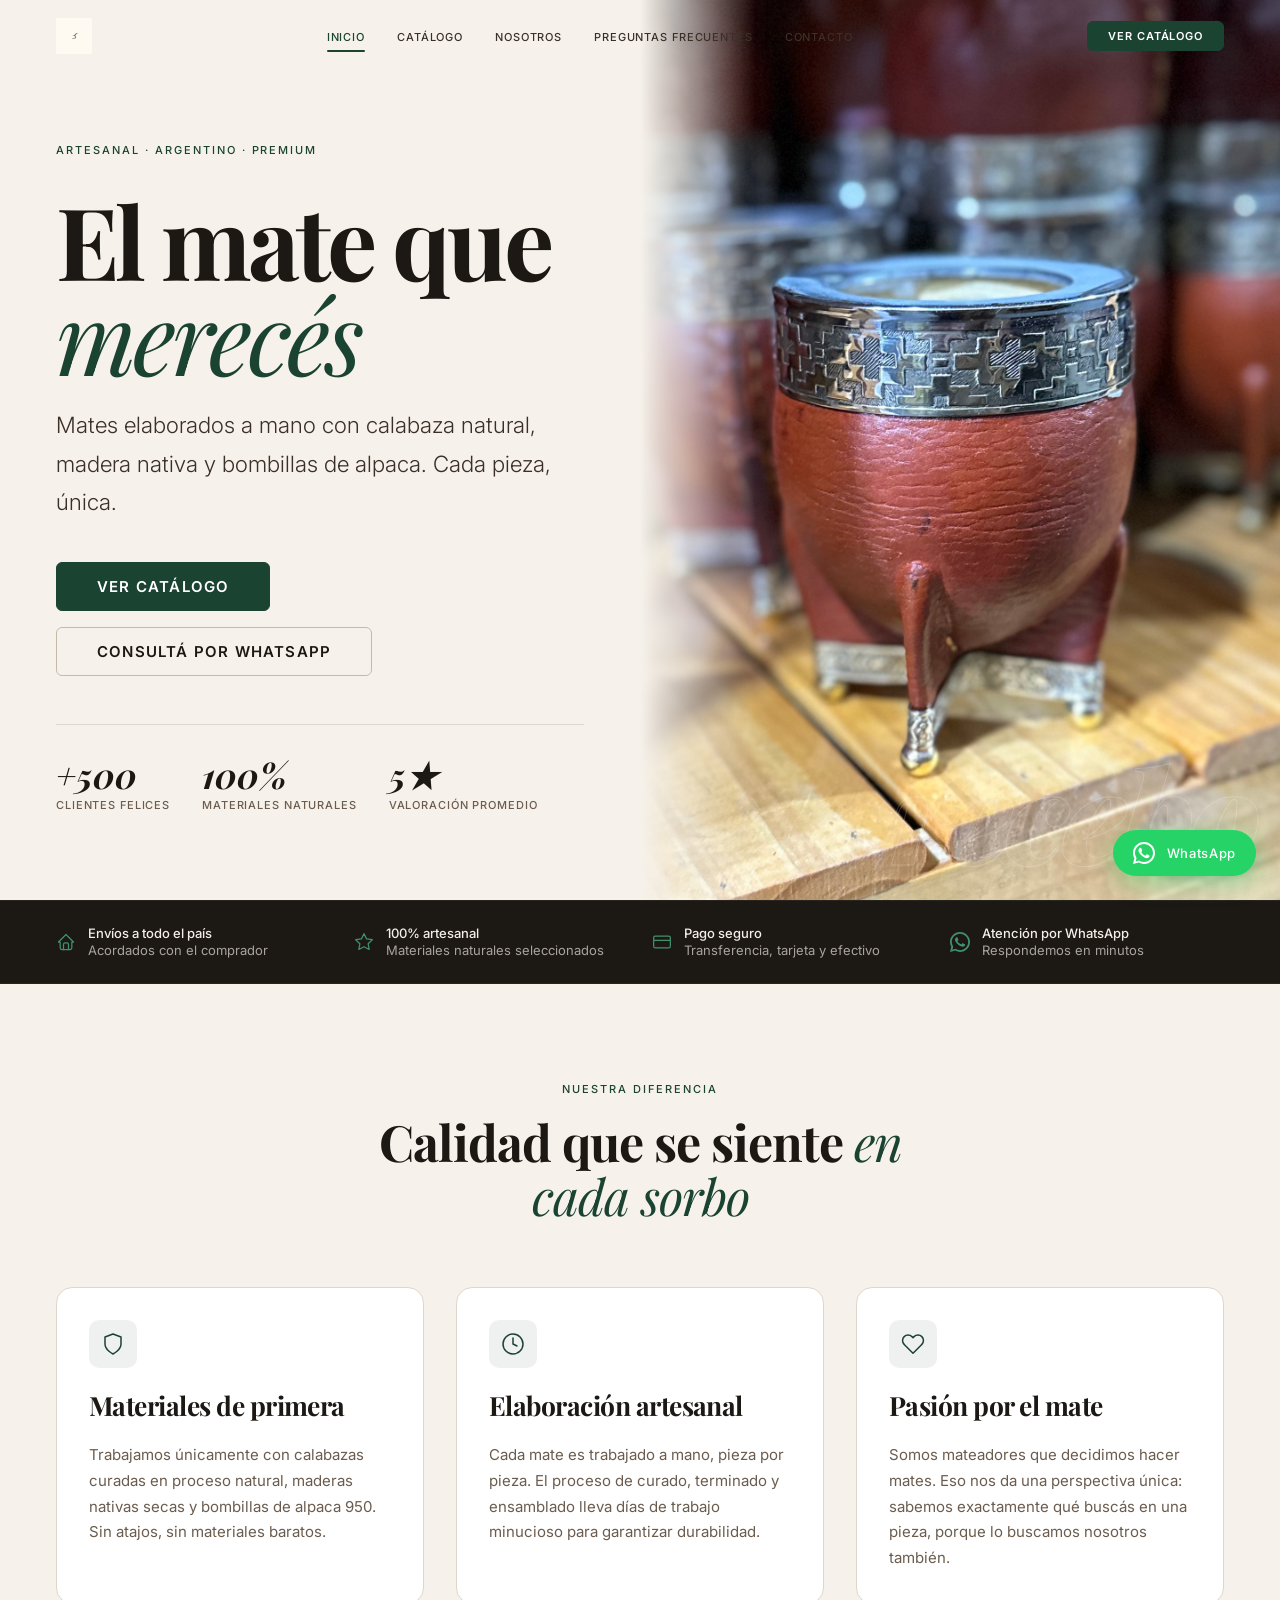
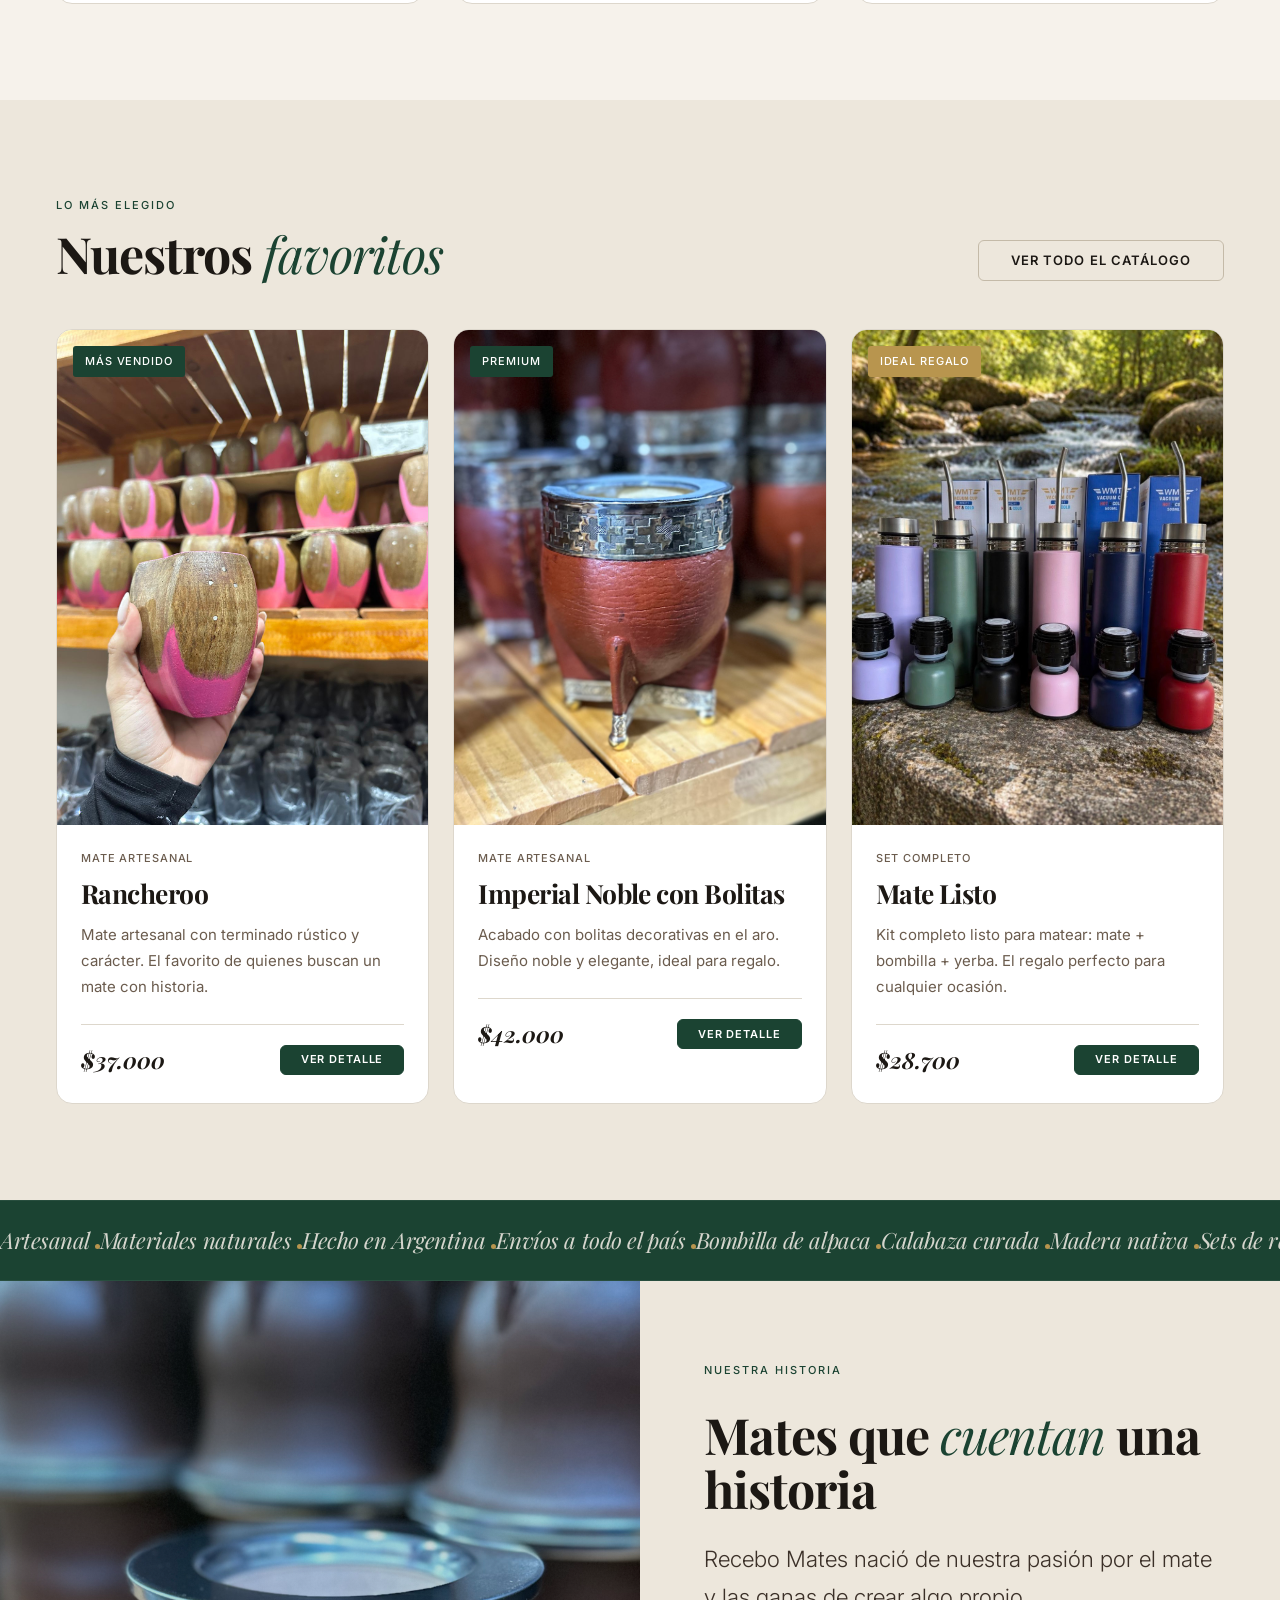
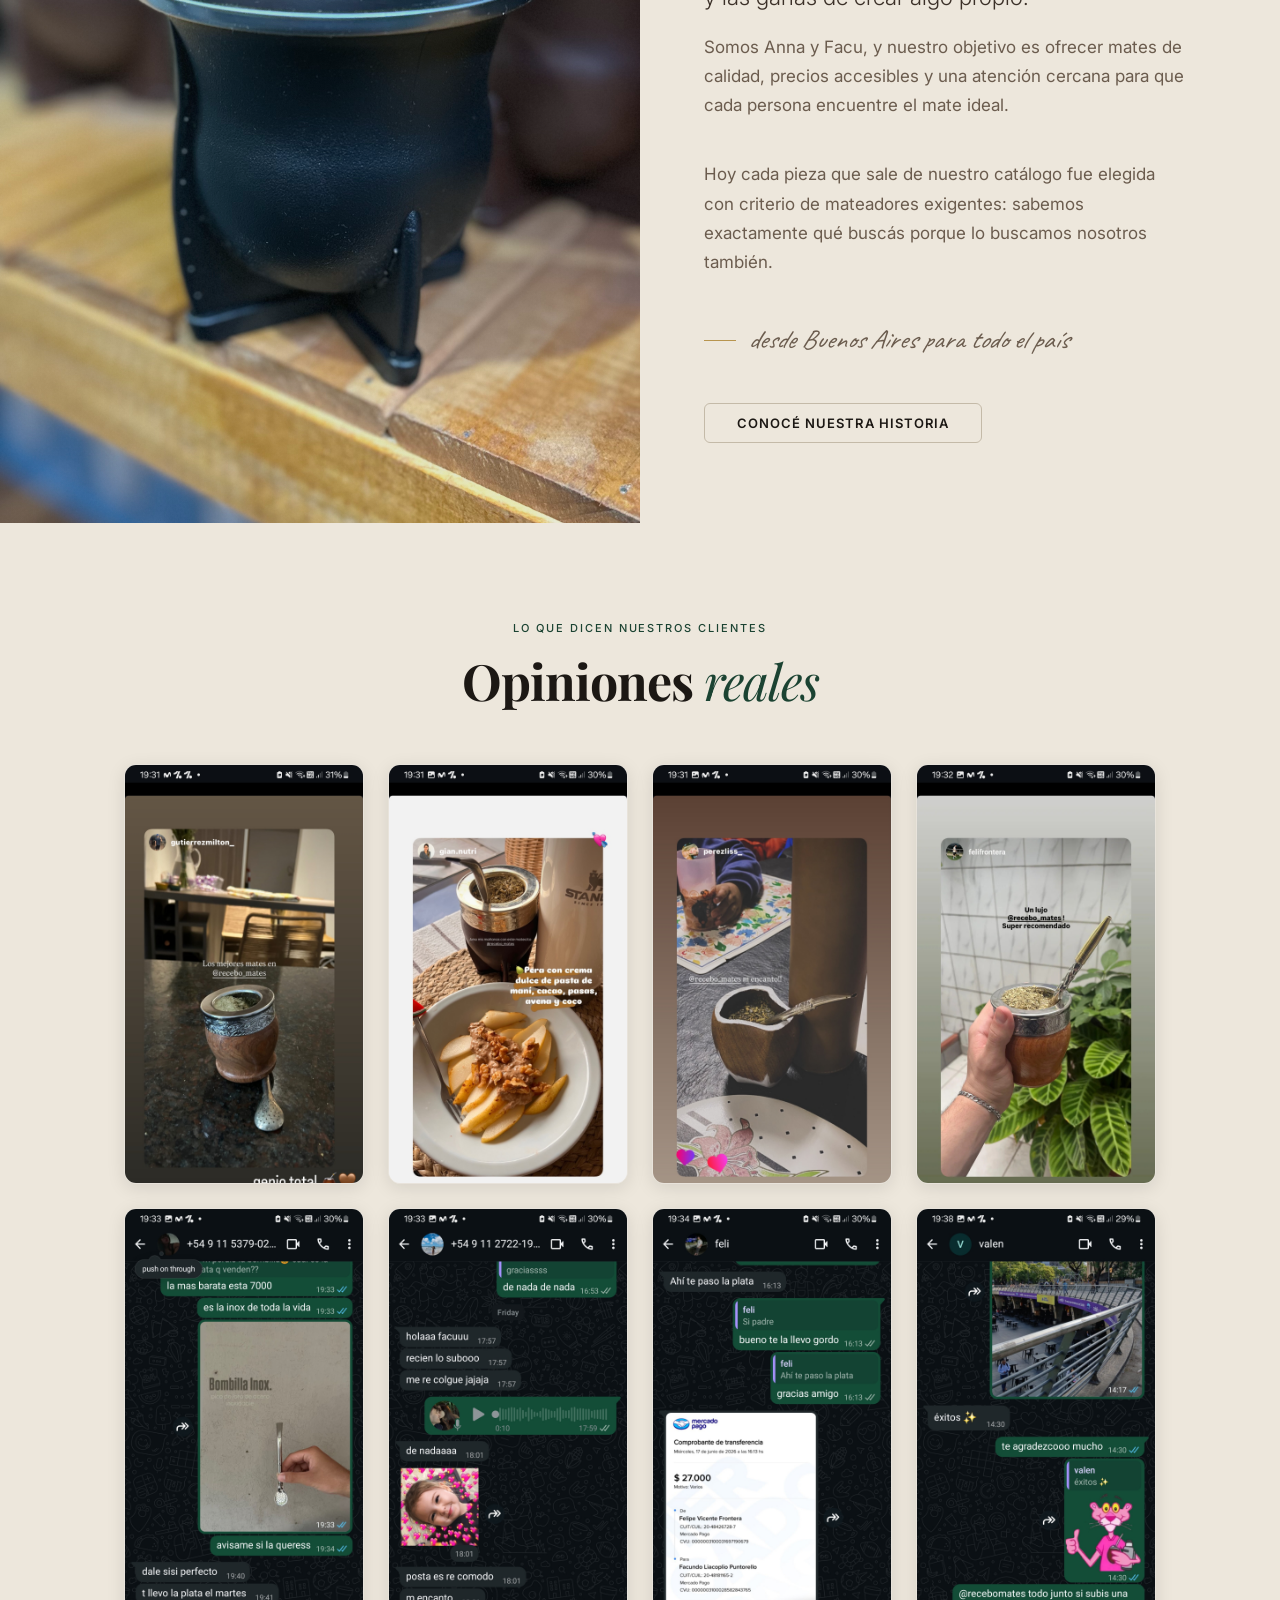
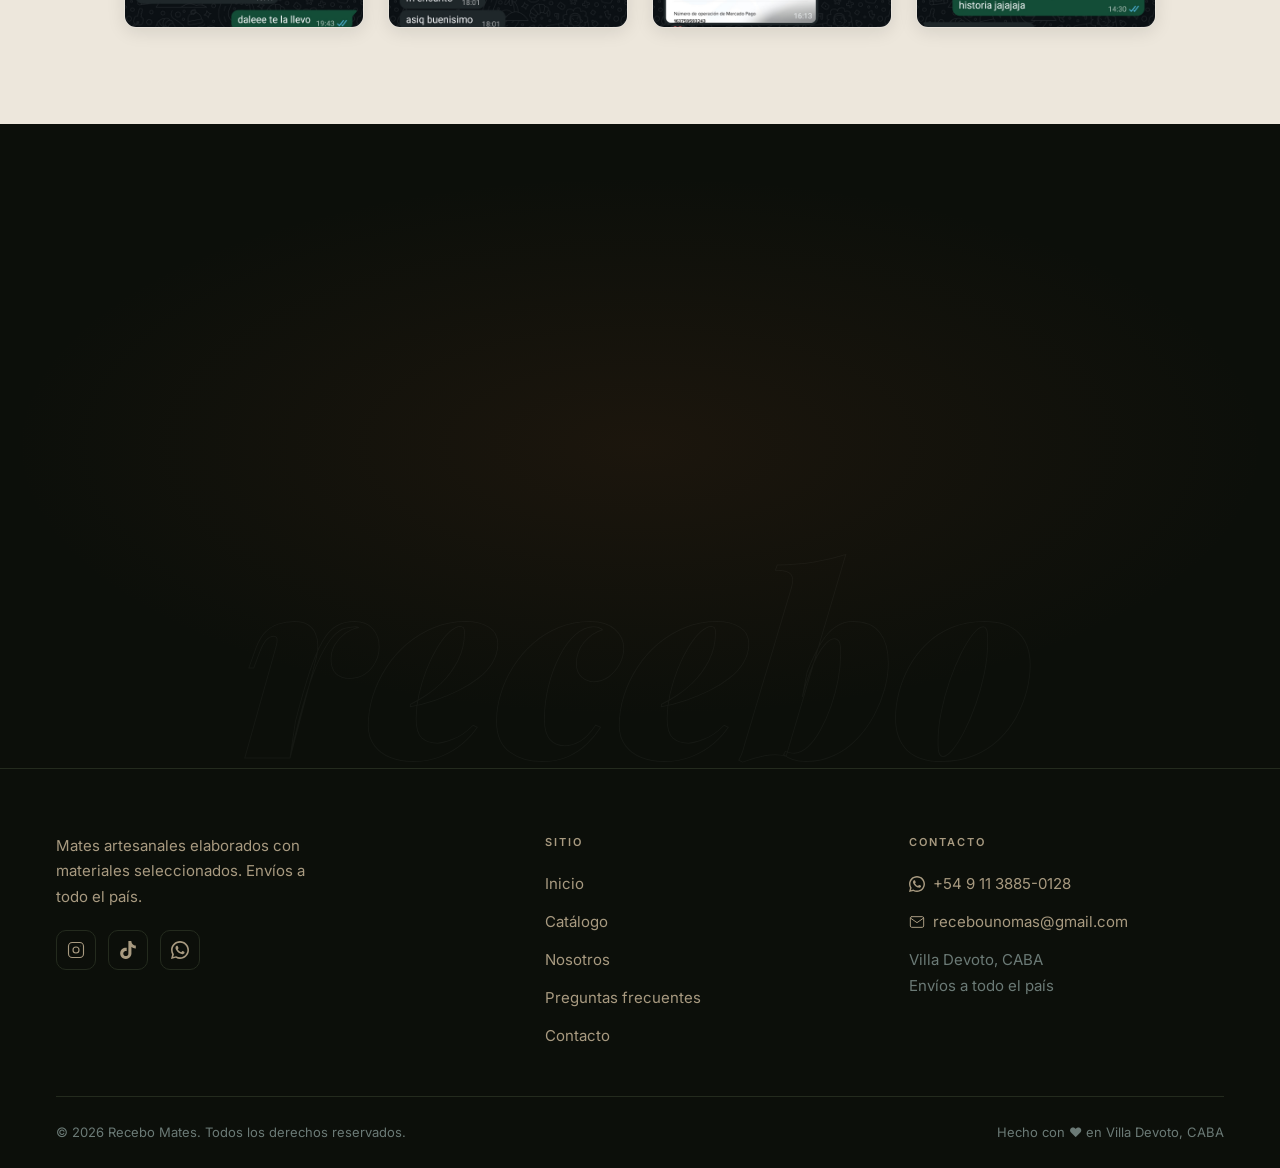
<file: index.html>
﻿<!DOCTYPE html>
<html lang="es">
<head>
  <meta charset="UTF-8" />
  <meta name="viewport" content="width=device-width, initial-scale=1.0" />

  <!-- SEO Primario -->
  <title>Recebo Mates — Mates artesanales de calidad premium</title>
  <meta name="description" content="Mates artesanales elaborados con materiales seleccionados: calabaza natural, madera nativa y bombillas de alpaca. Envíos a todo el país. Consultá por WhatsApp." />
  <link rel="canonical" href="https://recebomates.com.ar/" />

  <!-- Open Graph -->
  <meta property="og:type"        content="website" />
  <meta property="og:locale"      content="es_AR" />
  <meta property="og:site_name"   content="Recebo Mates" />
  <meta property="og:url"         content="https://recebomates.com.ar/" />
  <meta property="og:title"       content="Recebo Mates — Mates artesanales de calidad premium" />
  <meta property="og:description" content="Mates artesanales elaborados con materiales seleccionados: calabaza natural, madera nativa y bombillas de alpaca. Envíos a todo el país." />
  <meta property="og:image"       content="https://recebomates.com.ar/assets/img/hero.jpg" />

  <!-- Twitter Card -->
  <meta name="twitter:card"        content="summary_large_image" />
  <meta name="twitter:title"       content="Recebo Mates — Mates artesanales de calidad premium" />
  <meta name="twitter:description" content="Mates artesanales elaborados con materiales seleccionados. Envíos a todo el país." />
  <meta name="twitter:image"       content="https://recebomates.com.ar/assets/img/hero.jpg" />

  <!-- Favicon -->
  <link rel="icon" href="assets/icons/favicon.jpg" type="image/jpeg" />
  <link rel="shortcut icon" href="assets/icons/favicon.jpg" type="image/jpeg" />

  <!-- Google Fonts -->
  <link rel="preconnect" href="https://fonts.googleapis.com" />
  <link rel="preconnect" href="https://fonts.gstatic.com" crossorigin />
  <link
    href="https://fonts.googleapis.com/css2?family=Caveat:wght@500&family=Inter:wght@300;400;500;600&family=Playfair+Display:ital,wght@0,700;0,900;1,400;1,700;1,900&display=swap"
    rel="stylesheet"
  />

  <!-- CSS — Sistema de diseño -->
  <link rel="stylesheet" href="css/tokens.css?v=2" />
  <link rel="stylesheet" href="css/base.css?v=2" />
  <link rel="stylesheet" href="css/animations.css?v=2" />
  <link rel="stylesheet" href="css/components.css?v=2" />

  <!-- CSS — Página específica -->
  <link rel="stylesheet" href="css/pages/home.css?v=2" />

  <!-- Schema.org — LocalBusiness -->
  <script type="application/ld+json">
  {
    "@context": "https://schema.org",
    "@type": "Store",
    "name": "Recebo Mates",
    "description": "Tienda de mates artesanales, termos, bombillas, pavas y accesorios. Villa Devoto, CABA.",
    "url": "https://recebomates.com.ar",
    "telephone": "+54-9-351-741-0881",
    "priceRange": "$$",
    "currenciesAccepted": "ARS",
    "paymentAccepted": "Efectivo, Transferencia, Tarjeta de crédito",
    "areaServed": "AR",
    "sameAs": [
      "https://www.instagram.com/recebo_mates",
      "https://www.tiktok.com/@recebounomas",
      "https://youtube.com/@recebomates"
    ],
    "contactPoint": {
      "@type": "ContactPoint",
      "contactType": "customer service",
      "telephone": "+54-9-351-741-0881",
      "availableLanguage": "Spanish"
    }
  }
  </script>
</head>

<body>

  <!-- ════════════════════════════════════════════════════════
       SKIP LINK — Accesibilidad
  ════════════════════════════════════════════════════════ -->
  <a href="#main" class="skip-link">Saltar al contenido principal</a>


  <!-- ════════════════════════════════════════════════════════
       HEADER / NAV
  ════════════════════════════════════════════════════════ -->
  <header>
    <nav id="siteNav" class="site-nav" aria-label="Navegación principal">
      <div class="nav-container">

        <!-- Logo -->
        <a href="index.html" class="nav-logo" aria-label="Recebo Mates — Ir al inicio">
          <img src="img/logo-recebo.jpg" alt="Recebo Mates" class="nav-logo__img" width="40" height="40" />
        </a>

        <!-- Links desktop -->
        <ul class="nav-links" role="list" aria-label="Menú principal">
          <li><a href="index.html"    class="nav-link" aria-current="page">Inicio</a></li>
          <li><a href="catalogo.html" class="nav-link">Catálogo</a></li>
          <li><a href="nosotros.html" class="nav-link">Nosotros</a></li>
          <li><a href="faq.html"      class="nav-link">Preguntas Frecuentes</a></li>
          <li><a href="contacto.html" class="nav-link">Contacto</a></li>
        </ul>

        <!-- Acciones -->
        <div class="nav-actions">
          <a href="catalogo.html" class="btn btn--primary btn--sm" id="navCtaDesktop">
            Ver catálogo
          </a>
          <button
            id="navBurger"
            class="nav-burger"
            aria-label="Abrir menú de navegación"
            aria-expanded="false"
            aria-controls="mobileMenu"
          >
            <span class="burger-bar" aria-hidden="true"></span>
            <span class="burger-bar" aria-hidden="true"></span>
            <span class="burger-bar" aria-hidden="true"></span>
          </button>
        </div>

      </div>
    </nav>
  </header>


  <!-- ════════════════════════════════════════════════════════
       MOBILE MENU
  ════════════════════════════════════════════════════════ -->
  <div
    id="mobileMenu"
    class="mobile-menu"
    role="dialog"
    aria-modal="true"
    aria-label="Menú de navegación"
    aria-hidden="true"
  >
    <div class="mobile-menu__inner">

      <nav class="mobile-nav" aria-label="Navegación mobile">
        <a href="index.html"    class="mobile-nav__link">Inicio</a>
        <a href="catalogo.html" class="mobile-nav__link">Catálogo</a>
        <a href="nosotros.html" class="mobile-nav__link">Nosotros</a>
        <a href="faq.html"      class="mobile-nav__link">Preguntas Frecuentes</a>
        <a href="contacto.html" class="mobile-nav__link">Contacto</a>
      </nav>

      <div class="mobile-menu__footer">
        <a
          href="https://wa.me/5491138850128?text=Hola%2C%20me%20interesa%20ver%20los%20mates"
          class="mobile-menu__wa"
          target="_blank"
          rel="noopener noreferrer"
          id="mobileMenuWa"
        >
          <!-- WhatsApp icon -->
          <svg width="18" height="18" viewBox="0 0 24 24" fill="currentColor" aria-hidden="true">
            <path d="M17.472 14.382c-.297-.149-1.758-.867-2.03-.967-.273-.099-.471-.148-.67.15-.197.297-.767.966-.94 1.164-.173.199-.347.223-.644.075-.297-.15-1.255-.463-2.39-1.475-.883-.788-1.48-1.761-1.653-2.059-.173-.297-.018-.458.13-.606.134-.133.298-.347.446-.52.149-.174.198-.298.298-.497.099-.198.05-.371-.025-.52-.075-.149-.669-1.612-.916-2.207-.242-.579-.487-.5-.669-.51-.173-.008-.371-.01-.57-.01-.198 0-.52.074-.792.372-.272.297-1.04 1.016-1.04 2.479 0 1.462 1.065 2.875 1.213 3.074.149.198 2.096 3.2 5.077 4.487.709.306 1.262.489 1.694.625.712.227 1.36.195 1.871.118.571-.085 1.758-.719 2.006-1.413.248-.694.248-1.289.173-1.413-.074-.124-.272-.198-.57-.347z"/>
            <path d="M12 0C5.373 0 0 5.373 0 12c0 2.123.557 4.112 1.528 5.835L0 24l6.335-1.652A11.954 11.954 0 0 0 12 24c6.627 0 12-5.373 12-12S18.627 0 12 0zm0 21.818a9.823 9.823 0 0 1-5.001-1.364l-.359-.214-3.722.97.994-3.62-.234-.374A9.785 9.785 0 0 1 2.182 12C2.182 6.57 6.57 2.182 12 2.182c5.43 0 9.818 4.388 9.818 9.818 0 5.43-4.388 9.818-9.818 9.818z"/>
          </svg>
          Escribinos por WhatsApp
        </a>

        <div class="mobile-menu__social" aria-label="Redes sociales">
          <!-- Instagram -->
          <a
            href="https://www.instagram.com/recebo_mates?igsh=dWdzd293NzM0M2E3"
            target="_blank"
            rel="noopener noreferrer"
            aria-label="Recebo Mates en Instagram"
            id="mobileMenuIg"
          >
            <svg width="22" height="22" viewBox="0 0 24 24" fill="none" stroke="currentColor" stroke-width="1.5" stroke-linecap="round" stroke-linejoin="round" aria-hidden="true">
              <rect x="2" y="2" width="20" height="20" rx="5" ry="5"/>
              <circle cx="12" cy="12" r="4"/>
              <circle cx="17.5" cy="6.5" r="0.5" fill="currentColor" stroke="none"/>
            </svg>
          </a>
          <!-- Facebook -->
          <a
            href="https://www.tiktok.com/@recebounomas?_r=1&_t=ZS-97rgONleESt"
            target="_blank"
            rel="noopener noreferrer"
            aria-label="Recebo Mates en Facebook"
            id="mobileMenuFb"
          >
            <svg width="22" height="22" viewBox="0 0 24 24" fill="currentColor" aria-hidden="true">
              <path d="M22 12c0-5.523-4.477-10-10-10S2 6.477 2 12c0 4.991 3.657 9.128 8.438 9.878v-6.987h-2.54V12h2.54V9.797c0-2.506 1.492-3.89 3.777-3.89 1.094 0 2.238.195 2.238.195v2.46h-1.26c-1.243 0-1.63.771-1.63 1.562V12h2.773l-.443 2.89h-2.33v6.988C18.343 21.128 22 16.991 22 12z"/>
            </svg>
          </a>
        </div>
      </div>

    </div>
  </div>


  <!-- ════════════════════════════════════════════════════════
       MAIN
  ════════════════════════════════════════════════════════ -->
  <main id="main">


    <!-- ──────────────────────────────────────────────────────
         HERO — Split layout
    ────────────────────────────────────────────────────── -->
    <section class="hero" aria-label="Presentación de Recebo Mates">

      <!-- Texto -->
      <div class="hero__content container" style="max-width: none;">
        <span class="eyebrow eyebrow--accent hero__eyebrow">Artesanal · Argentino · Premium</span>

        <h1 class="hero__title">
          El mate que <em>merecés</em>
        </h1>

        <p class="hero__lead">
          Mates elaborados a mano con calabaza natural, madera nativa y bombillas de alpaca. Cada pieza, única.
        </p>

        <div class="hero__actions">
          <a href="catalogo.html" class="btn btn--primary btn--lg" id="heroCatalogCta">
            Ver catálogo
          </a>
          <a
            href="https://wa.me/5491138850128?text=Hola%2C%20me%20interesa%20ver%20los%20mates"
            class="btn btn--ghost btn--lg"
            target="_blank"
            rel="noopener noreferrer"
            id="heroWaCta"
          >
            Consultá por WhatsApp
          </a>
        </div>

        <div class="hero__stats" aria-label="Números de Recebo Mates">
          <div class="hero__stat">
            <span class="hero__stat-value">+500</span>
            <span class="hero__stat-label">Clientes felices</span>
          </div>
          <div class="hero__stat">
            <span class="hero__stat-value">100%</span>
            <span class="hero__stat-label">Materiales naturales</span>
          </div>
          <div class="hero__stat">
            <span class="hero__stat-value">5★</span>
            <span class="hero__stat-label">Valoración promedio</span>
          </div>
        </div>
      </div>

      <!-- Imagen -->
      <div class="hero__visual" aria-hidden="true">
        <img
          src="assets/img/hero.jpg"
          alt="Mates artesanales Recebo sobre mesa de madera"
          class="hero__img"
          width="1200"
          height="800"
          fetchpriority="high"
        />
        <span class="hero__watermark" aria-hidden="true">recebo</span>
      </div>

    </section>


    <!-- ──────────────────────────────────────────────────────
         TRUST BAR
    ────────────────────────────────────────────────────── -->
    <div class="trust-bar" role="complementary" aria-label="Por qué elegirnos">
      <div class="container">
        <ul class="trust-bar__grid" role="list">

          <li class="trust-bar__item">
            <svg class="trust-bar__icon" viewBox="0 0 24 24" fill="none" stroke="currentColor" stroke-width="1.5" stroke-linecap="round" stroke-linejoin="round" aria-hidden="true">
              <path d="M5 12H3l9-9 9 9h-2M5 12v7a2 2 0 0 0 2 2h10a2 2 0 0 0 2-2v-7"/>
              <path d="M9 21v-6a2 2 0 0 1 2-2h2a2 2 0 0 1 2 2v6"/>
            </svg>
            <span><strong>Envíos a todo el país</strong><br>Acordados con el comprador</span>
          </li>

          <li class="trust-bar__item">
            <svg class="trust-bar__icon" viewBox="0 0 24 24" fill="none" stroke="currentColor" stroke-width="1.5" stroke-linecap="round" stroke-linejoin="round" aria-hidden="true">
              <path d="M12 2l3.09 6.26L22 9.27l-5 4.87L18.18 21 12 17.77 5.82 21 7 14.14 2 9.27l6.91-1.01L12 2z"/>
            </svg>
            <span><strong>100% artesanal</strong><br>Materiales naturales seleccionados</span>
          </li>

          <li class="trust-bar__item">
            <svg class="trust-bar__icon" viewBox="0 0 24 24" fill="none" stroke="currentColor" stroke-width="1.5" stroke-linecap="round" stroke-linejoin="round" aria-hidden="true">
              <rect x="2" y="5" width="20" height="14" rx="2"/>
              <line x1="2" y1="10" x2="22" y2="10"/>
            </svg>
            <span><strong>Pago seguro</strong><br>Transferencia, tarjeta y efectivo</span>
          </li>

          <li class="trust-bar__item">
            <svg class="trust-bar__icon" viewBox="0 0 24 24" fill="currentColor" aria-hidden="true">
              <path d="M17.472 14.382c-.297-.149-1.758-.867-2.03-.967-.273-.099-.471-.148-.67.15-.197.297-.767.966-.94 1.164-.173.199-.347.223-.644.075-.297-.15-1.255-.463-2.39-1.475-.883-.788-1.48-1.761-1.653-2.059-.173-.297-.018-.458.13-.606.134-.133.298-.347.446-.52.149-.174.198-.298.298-.497.099-.198.05-.371-.025-.52-.075-.149-.669-1.612-.916-2.207-.242-.579-.487-.5-.669-.51-.173-.008-.371-.01-.57-.01-.198 0-.52.074-.792.372-.272.297-1.04 1.016-1.04 2.479 0 1.462 1.065 2.875 1.213 3.074.149.198 2.096 3.2 5.077 4.487.709.306 1.262.489 1.694.625.712.227 1.36.195 1.871.118.571-.085 1.758-.719 2.006-1.413.248-.694.248-1.289.173-1.413-.074-.124-.272-.198-.57-.347zM12 0C5.373 0 0 5.373 0 12c0 2.123.557 4.112 1.528 5.835L0 24l6.335-1.652A11.954 11.954 0 0 0 12 24c6.627 0 12-5.373 12-12S18.627 0 12 0zm0 21.818a9.823 9.823 0 0 1-5.001-1.364l-.359-.214-3.722.97.994-3.62-.234-.374A9.785 9.785 0 0 1 2.182 12C2.182 6.57 6.57 2.182 12 2.182c5.43 0 9.818 4.388 9.818 9.818 0 5.43-4.388 9.818-9.818 9.818z"/>
            </svg>
            <span><strong>Atención por WhatsApp</strong><br>Respondemos en minutos</span>
          </li>

        </ul>
      </div>
    </div>


    <!-- ──────────────────────────────────────────────────────
         FEATURES — Por qué Recebo
    ────────────────────────────────────────────────────── -->
    <section class="features-section section-xl" id="diferencia" aria-labelledby="featuresTitle">
      <div class="container">

        <header class="features-section__header reveal">
          <span class="eyebrow eyebrow--accent">Nuestra diferencia</span>
          <h2 id="featuresTitle">Calidad que se siente <em>en cada sorbo</em></h2>
        </header>

        <ul class="features-grid stagger" role="list">

          <li class="feature-card">
            <div class="feature-card__icon" aria-hidden="true">
              <svg viewBox="0 0 24 24" fill="none" stroke="currentColor" stroke-width="1.5" stroke-linecap="round" stroke-linejoin="round">
                <path d="M12 22s8-4 8-10V5l-8-3-8 3v7c0 6 8 10 8 10z"/>
              </svg>
            </div>
            <h3 class="feature-card__title">Materiales de primera</h3>
            <p class="feature-card__text">
              Trabajamos únicamente con calabazas curadas en proceso natural, maderas nativas secas y bombillas de alpaca 950. Sin atajos, sin materiales baratos.
            </p>
          </li>

          <li class="feature-card">
            <div class="feature-card__icon" aria-hidden="true">
              <svg viewBox="0 0 24 24" fill="none" stroke="currentColor" stroke-width="1.5" stroke-linecap="round" stroke-linejoin="round">
                <circle cx="12" cy="12" r="10"/>
                <path d="M12 6v6l4 2"/>
              </svg>
            </div>
            <h3 class="feature-card__title">Elaboración artesanal</h3>
            <p class="feature-card__text">
              Cada mate es trabajado a mano, pieza por pieza. El proceso de curado, terminado y ensamblado lleva días de trabajo minucioso para garantizar durabilidad.
            </p>
          </li>

          <li class="feature-card">
            <div class="feature-card__icon" aria-hidden="true">
              <svg viewBox="0 0 24 24" fill="none" stroke="currentColor" stroke-width="1.5" stroke-linecap="round" stroke-linejoin="round">
                <path d="M20.84 4.61a5.5 5.5 0 0 0-7.78 0L12 5.67l-1.06-1.06a5.5 5.5 0 0 0-7.78 7.78l1.06 1.06L12 21.23l7.78-7.78 1.06-1.06a5.5 5.5 0 0 0 0-7.78z"/>
              </svg>
            </div>
            <h3 class="feature-card__title">Pasión por el mate</h3>
            <p class="feature-card__text">
              Somos mateadores que decidimos hacer mates. Eso nos da una perspectiva única: sabemos exactamente qué buscás en una pieza, porque lo buscamos nosotros también.
            </p>
          </li>

        </ul>

      </div>
    </section>


    <!-- ──────────────────────────────────────────────────────
         PRODUCTOS DESTACADOS
    ────────────────────────────────────────────────────── -->
    <section class="section-xl section--alt" id="productos" aria-labelledby="productsTitle">
      <div class="container">

        <header class="products-section__header">
          <div class="products-section__header-text reveal">
            <span class="eyebrow eyebrow--green">Lo más elegido</span>
            <h2 id="productsTitle">Nuestros <em>favoritos</em></h2>
          </div>
          <a href="catalogo.html" class="btn btn--ghost reveal" id="productsViewAll">
            Ver todo el catálogo
          </a>
        </header>

        <ul class="products-grid stagger" role="list">

          <!-- Producto 1 — Rancheroo -->
          <li class="product-card">
            <div class="product-card__img-wrap">
              <img
                src="img/catalogo/Rancheroo/94da91a4-2f8c-44a2-8424-1816a110b4ed.jpg"
                alt="Mate Rancheroo artesanal"
                class="product-card__img"
                width="600"
                height="800"
                loading="lazy"
              />
              <span class="product-card__badge">Más vendido</span>
            </div>
            <div class="product-card__body">
              <span class="product-card__category">Mate artesanal</span>
              <h3 class="product-card__name">Rancheroo</h3>
              <p class="product-card__desc">
                Mate artesanal con terminado rústico y carácter. El favorito de quienes buscan un mate con historia.
              </p>
              <div class="product-card__footer">
                <span class="product-card__price">$37.000</span>
                <a
                  href="producto.html?id=rancheroo"
                  class="btn btn--primary btn--sm"
                  id="productCard1Cta"
                >
                  Ver detalle
                </a>
              </div>
            </div>
          </li>

          <!-- Producto 2 — Imperial Noble con Bolitas -->
          <li class="product-card">
            <div class="product-card__img-wrap">
              <img
                src="img/catalogo/Imperial Noble con bolitas/IMG_1004.jpg"
                alt="Mate Imperial Noble con bolitas artesanal"
                class="product-card__img"
                width="600"
                height="800"
                loading="lazy"
              />
              <span class="product-card__badge product-card__badge--green">Premium</span>
            </div>
            <div class="product-card__body">
              <span class="product-card__category">Mate artesanal</span>
              <h3 class="product-card__name">Imperial Noble con Bolitas</h3>
              <p class="product-card__desc">
                Acabado con bolitas decorativas en el aro. Diseño noble y elegante, ideal para regalo.
              </p>
              <div class="product-card__footer">
                <span class="product-card__price">$42.000</span>
                <a
                  href="producto.html?id=imperial-noble-bolitas"
                  class="btn btn--primary btn--sm"
                  id="productCard2Cta"
                >
                  Ver detalle
                </a>
              </div>
            </div>
          </li>

          <!-- Producto 3 — Mate Listo -->
          <li class="product-card">
            <div class="product-card__img-wrap">
              <img
                src="img/catalogo/Mate listo/IMG_1097.jpg"
                alt="Mate Listo — set completo para regalar"
                class="product-card__img"
                width="600"
                height="800"
                loading="lazy"
              />
              <span class="product-card__badge product-card__badge--gold">Ideal regalo</span>
            </div>
            <div class="product-card__body">
              <span class="product-card__category">Set completo</span>
              <h3 class="product-card__name">Mate Listo</h3>
              <p class="product-card__desc">
                Kit completo listo para matear: mate + bombilla + yerba. El regalo perfecto para cualquier ocasión.
              </p>
              <div class="product-card__footer">
                <span class="product-card__price">$28.700</span>
                <a
                  href="producto.html?id=mate-listo"
                  class="btn btn--primary btn--sm"
                  id="productCard3Cta"
                >
                  Ver detalle
                </a>
              </div>
            </div>
          </li>

        </ul>

      </div>
    </section>


    <!-- ──────────────────────────────────────────────────────
         MARQUEE BAND
    ────────────────────────────────────────────────────── -->
    <div class="marquee-band" aria-hidden="true">
      <div class="marquee">
        <div class="marquee-track">
          <!-- Primer ciclo -->
          <span class="marquee-band__item">Artesanal <span class="marquee-band__dot"></span></span>
          <span class="marquee-band__item">Materiales naturales <span class="marquee-band__dot"></span></span>
          <span class="marquee-band__item">Hecho en Argentina <span class="marquee-band__dot"></span></span>
          <span class="marquee-band__item">Envíos a todo el país <span class="marquee-band__dot"></span></span>
          <span class="marquee-band__item">Bombilla de alpaca <span class="marquee-band__dot"></span></span>
          <span class="marquee-band__item">Calabaza curada <span class="marquee-band__dot"></span></span>
          <span class="marquee-band__item">Madera nativa <span class="marquee-band__dot"></span></span>
          <span class="marquee-band__item">Sets de regalo <span class="marquee-band__dot"></span></span>
          <!-- Segundo ciclo (copia para loop perfecto) -->
          <span class="marquee-band__item">Artesanal <span class="marquee-band__dot"></span></span>
          <span class="marquee-band__item">Materiales naturales <span class="marquee-band__dot"></span></span>
          <span class="marquee-band__item">Hecho en Argentina <span class="marquee-band__dot"></span></span>
          <span class="marquee-band__item">Envíos a todo el país <span class="marquee-band__dot"></span></span>
          <span class="marquee-band__item">Bombilla de alpaca <span class="marquee-band__dot"></span></span>
          <span class="marquee-band__item">Calabaza curada <span class="marquee-band__dot"></span></span>
          <span class="marquee-band__item">Madera nativa <span class="marquee-band__dot"></span></span>
          <span class="marquee-band__item">Sets de regalo <span class="marquee-band__dot"></span></span>
        </div>
      </div>
    </div>


    <!-- ──────────────────────────────────────────────────────
         HISTORIA — Split 50/50
    ────────────────────────────────────────────────────── -->
    <section id="historia" aria-labelledby="storyTitle">

      <article class="story-split">

        <!-- Imagen -->
        <div class="story-split__visual reveal reveal--fade">
          <img
            src="assets/img/historia.jpg"
            alt="Manos de artesano trabajando un mate de calabaza"
            class="story-split__img"
            width="800"
            height="600"
            loading="lazy"
          />
        </div>

        <!-- Texto -->
        <div class="story-split__content reveal">
          <span class="eyebrow eyebrow--accent">Nuestra historia</span>
          <h2 id="storyTitle">Mates que <em>cuentan</em> una historia</h2>
          <p class="story-split__lead">
            Recebo Mates nació de nuestra pasión por el mate y las ganas de crear algo propio.
          </p>
          <p class="story-split__text">
            Somos Anna y Facu, y nuestro objetivo es ofrecer mates de calidad, precios accesibles y una atención cercana para que cada persona encuentre el mate ideal.
          </p>
          <p class="story-split__text">
            Hoy cada pieza que sale de nuestro catálogo fue elegida con criterio de mateadores exigentes: sabemos exactamente qué buscás porque lo buscamos nosotros también.
          </p>
          <span class="story-split__detail">desde Buenos Aires para todo el país</span>
          <div style="margin-top: var(--space-10);">
            <a href="nosotros.html" class="btn btn--ghost" id="storyReadMoreCta">
              Conocé nuestra historia
            </a>
          </div>
        </div>

      </article>

    </section>


    <!-- ──────────────────────────────────────────────────────
         TESTIMONIOS
    ────────────────────────────────────────────────────── -->
        <section class="section-xl section--alt" id="testimonios" aria-labelledby="testimonialsTitle">
      <div class="container">
        <header class="testimonials-section__header reveal">
          <span class="eyebrow eyebrow--green">Lo que dicen nuestros clientes</span>
          <h2 id="testimonialsTitle">Opiniones <em>reales</em></h2>
        </header>

        <style>
          .testimonials__screenshots-grid {
            display: flex;
            flex-wrap: wrap;
            justify-content: center;
            gap: 1.5rem;
            margin-top: 2.5rem;
            max-width: 1200px;
            margin-left: auto;
            margin-right: auto;
          }
          .testimonial-screenshot-wrap {
            flex: 0 1 calc(25% - 1.5rem);
            max-width: 240px !important;
            height: 420px !important;
            border-radius: 12px;
            overflow: hidden;
            box-shadow: 0 4px 18px rgba(0,0,0,.10);
            border: 1px solid #e8e3db;
            background-color: #f5f0ea;
            transition: transform .25s ease, box-shadow .25s ease;
          }
          .testimonial-screenshot-wrap:hover {
            transform: translateY(-4px);
            box-shadow: 0 10px 32px rgba(0,0,0,.16);
          }
          .testimonial-screenshot {
            width: 100%;
            height: 100%;
            object-fit: cover;
            object-position: top;
            display: block;
          }
          @media (max-width: 900px) {
            .testimonial-screenshot-wrap {
              flex: 0 1 calc(50% - 1.5rem) !important;
            }
          }
          @media (max-width: 500px) {
            .testimonial-screenshot-wrap {
              flex: 0 1 calc(100% - 1.5rem) !important;
              max-width: 280px !important;
            }
          }
        </style>
        
        <div class="testimonials__screenshots-grid">
          <div class="testimonial-screenshot-wrap"><img src="img/Rese%C3%B1as%20y%20Testimonios/Rese%C3%B1as%20y%20Testimonios/Screenshot_20260624_193115_Instagram.jpg" alt="Reseña real" class="testimonial-screenshot" loading="lazy"></div>
          <div class="testimonial-screenshot-wrap"><img src="img/Rese%C3%B1as%20y%20Testimonios/Rese%C3%B1as%20y%20Testimonios/Screenshot_20260624_193151_Instagram.jpg" alt="Reseña real" class="testimonial-screenshot" loading="lazy"></div>
          <div class="testimonial-screenshot-wrap"><img src="img/Rese%C3%B1as%20y%20Testimonios/Rese%C3%B1as%20y%20Testimonios/Screenshot_20260624_193157_Instagram.jpg" alt="Reseña real" class="testimonial-screenshot" loading="lazy"></div>
          <div class="testimonial-screenshot-wrap"><img src="img/Rese%C3%B1as%20y%20Testimonios/Rese%C3%B1as%20y%20Testimonios/Screenshot_20260624_193210_Instagram.jpg" alt="Reseña real" class="testimonial-screenshot" loading="lazy"></div>
          
          <div class="testimonial-screenshot-wrap"><img src="img/Rese%C3%B1as%20y%20Testimonios/Rese%C3%B1as%20y%20Testimonios/Screenshot_20260624_193314_WhatsApp.jpg" alt="Reseña real" class="testimonial-screenshot" loading="lazy"></div>
          <div class="testimonial-screenshot-wrap"><img src="img/Rese%C3%B1as%20y%20Testimonios/Rese%C3%B1as%20y%20Testimonios/Screenshot_20260624_193327_WhatsApp.jpg" alt="Reseña real" class="testimonial-screenshot" loading="lazy"></div>
          <div class="testimonial-screenshot-wrap"><img src="img/Rese%C3%B1as%20y%20Testimonios/Rese%C3%B1as%20y%20Testimonios/Screenshot_20260624_193444_WhatsApp.jpg" alt="Reseña real" class="testimonial-screenshot" loading="lazy"></div>
          <div class="testimonial-screenshot-wrap"><img src="img/Rese%C3%B1as%20y%20Testimonios/Rese%C3%B1as%20y%20Testimonios/Screenshot_20260624_193818_WhatsApp.jpg" alt="Reseña real" class="testimonial-screenshot" loading="lazy"></div>
        </div>

      </div>
    </section>


    <!-- ──────────────────────────────────────────────────────
         CTA FINAL
    ────────────────────────────────────────────────────── -->
    <section class="cta-final" id="contacto-cta" aria-labelledby="ctaTitle">
      <div class="container cta-final__inner">

        <span class="eyebrow eyebrow--light reveal">¿Listo para el próximo nivel?</span>

        <h2 class="cta-final__title reveal" id="ctaTitle">
          Tu mate ideal te está <em>esperando</em>
        </h2>

        <p class="cta-final__sub reveal">
          Escribinos por WhatsApp y te ayudamos a elegir el mate perfecto según tu estilo de cebada y tu presupuesto.
        </p>

        <div class="cta-final__actions reveal">
          <a
            href="https://wa.me/5491138850128?text=Hola%2C%20quiero%20elegir%20mi%20mate%20ideal"
            class="btn btn--whatsapp btn--lg"
            target="_blank"
            rel="noopener noreferrer"
            id="ctaWaBtn"
          >
            <!-- WhatsApp icon -->
            <svg width="20" height="20" viewBox="0 0 24 24" fill="currentColor" aria-hidden="true">
              <path d="M17.472 14.382c-.297-.149-1.758-.867-2.03-.967-.273-.099-.471-.148-.67.15-.197.297-.767.966-.94 1.164-.173.199-.347.223-.644.075-.297-.15-1.255-.463-2.39-1.475-.883-.788-1.48-1.761-1.653-2.059-.173-.297-.018-.458.13-.606.134-.133.298-.347.446-.52.149-.174.198-.298.298-.497.099-.198.05-.371-.025-.52-.075-.149-.669-1.612-.916-2.207-.242-.579-.487-.5-.669-.51-.173-.008-.371-.01-.57-.01-.198 0-.52.074-.792.372-.272.297-1.04 1.016-1.04 2.479 0 1.462 1.065 2.875 1.213 3.074.149.198 2.096 3.2 5.077 4.487.709.306 1.262.489 1.694.625.712.227 1.36.195 1.871.118.571-.085 1.758-.719 2.006-1.413.248-.694.248-1.289.173-1.413-.074-.124-.272-.198-.57-.347zM12 0C5.373 0 0 5.373 0 12c0 2.123.557 4.112 1.528 5.835L0 24l6.335-1.652A11.954 11.954 0 0 0 12 24c6.627 0 12-5.373 12-12S18.627 0 12 0zm0 21.818a9.823 9.823 0 0 1-5.001-1.364l-.359-.214-3.722.97.994-3.62-.234-.374A9.785 9.785 0 0 1 2.182 12C2.182 6.57 6.57 2.182 12 2.182c5.43 0 9.818 4.388 9.818 9.818 0 5.43-4.388 9.818-9.818 9.818z"/>
            </svg>
            Consultá por WhatsApp
          </a>
          <a href="catalogo.html" class="btn btn--ghost-light btn--lg" id="ctaCatalogBtn">
            Ver catálogo
          </a>
        </div>

      </div>
    </section>


  </main>


  <!-- ════════════════════════════════════════════════════════
       FOOTER
  ════════════════════════════════════════════════════════ -->
  <footer class="site-footer" role="contentinfo">
    <div class="footer-container">

      <div class="footer-grid">

        <!-- Marca -->
        <div class="footer-brand">
          
          <p class="footer-tagline">
            Mates artesanales elaborados con materiales seleccionados. Envíos a todo el país.
          </p>
          <nav class="footer-social" aria-label="Redes sociales de Recebo Mates">
            <a
              href="https://www.instagram.com/recebo_mates?igsh=dWdzd293NzM0M2E3"
              class="footer-social__link"
              target="_blank"
              rel="noopener noreferrer"
              aria-label="Instagram de Recebo Mates"
              id="footerIg"
            >
              <svg width="18" height="18" viewBox="0 0 24 24" fill="none" stroke="currentColor" stroke-width="1.5" stroke-linecap="round" stroke-linejoin="round" aria-hidden="true">
                <rect x="2" y="2" width="20" height="20" rx="5" ry="5"/>
                <circle cx="12" cy="12" r="4"/>
                <circle cx="17.5" cy="6.5" r="0.5" fill="currentColor" stroke="none"/>
              </svg>
            </a>
            <a href="https://www.tiktok.com/@recebounomas?_r=1&_t=ZS-97rgONleESt" class="footer-social__link" target="_blank" rel="noopener noreferrer" aria-label="TikTok" id="footerTt"><svg width="18" height="18" viewBox="0 0 24 24" fill="currentColor" aria-hidden="true"><path d="M12.525.02c1.31-.02 2.61-.01 3.91-.02.08 1.53.63 3.09 1.75 4.17 1.12 1.11 2.7 1.62 4.24 1.79v4.03c-1.44-.05-2.89-.35-4.2-.97-.57-.26-1.1-.59-1.62-.93-.01 2.92.01 5.84-.02 8.75-.08 1.4-.54 2.79-1.35 3.94-1.31 1.92-3.58 3.17-5.91 3.21-1.43.08-2.86-.31-4.08-1.03-2.02-1.19-3.44-3.37-3.65-5.71-.02-.5-.03-1-.01-1.49.18-1.9 1.12-3.72 2.58-4.96 1.66-1.44 3.98-2.13 6.15-1.72.02 1.48-.04 2.96-.04 4.44-.99-.32-2.15-.23-3.02.37-.63.41-1.11 1.04-1.36 1.75-.21.51-.15 1.07-.14 1.61.24 1.64 1.82 3.02 3.5 2.87 1.12-.01 2.19-.66 2.77-1.61.19-.33.4-.67.41-1.06.1-1.79.06-3.57.07-5.36.01-4.03-.01-8.05.02-12.07z"/></svg></a>
            <a
              href="https://wa.me/5491138850128"
              class="footer-social__link"
              target="_blank"
              rel="noopener noreferrer"
              aria-label="WhatsApp de Recebo Mates"
              id="footerWa"
            >
              <svg width="18" height="18" viewBox="0 0 24 24" fill="currentColor" aria-hidden="true">
                <path d="M17.472 14.382c-.297-.149-1.758-.867-2.03-.967-.273-.099-.471-.148-.67.15-.197.297-.767.966-.94 1.164-.173.199-.347.223-.644.075-.297-.15-1.255-.463-2.39-1.475-.883-.788-1.48-1.761-1.653-2.059-.173-.297-.018-.458.13-.606.134-.133.298-.347.446-.52.149-.174.198-.298.298-.497.099-.198.05-.371-.025-.52-.075-.149-.669-1.612-.916-2.207-.242-.579-.487-.5-.669-.51-.173-.008-.371-.01-.57-.01-.198 0-.52.074-.792.372-.272.297-1.04 1.016-1.04 2.479 0 1.462 1.065 2.875 1.213 3.074.149.198 2.096 3.2 5.077 4.487.709.306 1.262.489 1.694.625.712.227 1.36.195 1.871.118.571-.085 1.758-.719 2.006-1.413.248-.694.248-1.289.173-1.413-.074-.124-.272-.198-.57-.347zM12 0C5.373 0 0 5.373 0 12c0 2.123.557 4.112 1.528 5.835L0 24l6.335-1.652A11.954 11.954 0 0 0 12 24c6.627 0 12-5.373 12-12S18.627 0 12 0zm0 21.818a9.823 9.823 0 0 1-5.001-1.364l-.359-.214-3.722.97.994-3.62-.234-.374A9.785 9.785 0 0 1 2.182 12C2.182 6.57 6.57 2.182 12 2.182c5.43 0 9.818 4.388 9.818 9.818 0 5.43-4.388 9.818-9.818 9.818z"/>
              </svg>
            </a>
          </nav>
        </div>

        <!-- Nav -->
        <nav class="footer-nav" aria-label="Secciones del sitio">
          <p class="footer-nav__title">Sitio</p>
          <a href="index.html"    class="footer-nav__link">Inicio</a>
          <a href="catalogo.html" class="footer-nav__link">Catálogo</a>
          <a href="nosotros.html" class="footer-nav__link">Nosotros</a>
          <a href="faq.html"      class="footer-nav__link">Preguntas frecuentes</a>
          <a href="contacto.html" class="footer-nav__link">Contacto</a>
        </nav>

        <!-- Contacto -->
        <div class="footer-contact" aria-label="Información de contacto">
          <p class="footer-nav__title">Contacto</p>
          <a
            href="https://wa.me/5491138850128"
            class="footer-contact__link"
            target="_blank"
            rel="noopener noreferrer"
            id="footerContactWa"
          >
            <svg width="16" height="16" viewBox="0 0 24 24" fill="currentColor" aria-hidden="true">
              <path d="M17.472 14.382c-.297-.149-1.758-.867-2.03-.967-.273-.099-.471-.148-.67.15-.197.297-.767.966-.94 1.164-.173.199-.347.223-.644.075-.297-.15-1.255-.463-2.39-1.475-.883-.788-1.48-1.761-1.653-2.059-.173-.297-.018-.458.13-.606.134-.133.298-.347.446-.52.149-.174.198-.298.298-.497.099-.198.05-.371-.025-.52-.075-.149-.669-1.612-.916-2.207-.242-.579-.487-.5-.669-.51-.173-.008-.371-.01-.57-.01-.198 0-.52.074-.792.372-.272.297-1.04 1.016-1.04 2.479 0 1.462 1.065 2.875 1.213 3.074.149.198 2.096 3.2 5.077 4.487.709.306 1.262.489 1.694.625.712.227 1.36.195 1.871.118.571-.085 1.758-.719 2.006-1.413.248-.694.248-1.289.173-1.413-.074-.124-.272-.198-.57-.347zM12 0C5.373 0 0 5.373 0 12c0 2.123.557 4.112 1.528 5.835L0 24l6.335-1.652A11.954 11.954 0 0 0 12 24c6.627 0 12-5.373 12-12S18.627 0 12 0zm0 21.818a9.823 9.823 0 0 1-5.001-1.364l-.359-.214-3.722.97.994-3.62-.234-.374A9.785 9.785 0 0 1 2.182 12C2.182 6.57 6.57 2.182 12 2.182c5.43 0 9.818 4.388 9.818 9.818 0 5.43-4.388 9.818-9.818 9.818z"/>
            </svg>
            +54 9 11 3885-0128
          </a>
          <a href="mailto:recebounomas@gmail.com" class="footer-contact__link" id="footerContactEmail">
            <svg width="16" height="16" viewBox="0 0 24 24" fill="none" stroke="currentColor" stroke-width="1.5" stroke-linecap="round" stroke-linejoin="round" aria-hidden="true">
              <path d="M4 4h16c1.1 0 2 .9 2 2v12c0 1.1-.9 2-2 2H4c-1.1 0-2-.9-2-2V6c0-1.1.9-2 2-2z"/>
              <polyline points="22,6 12,13 2,6"/>
            </svg>
            recebounomas@gmail.com
          </a>
          <p class="footer-contact__info">Villa Devoto, CABA<br>Envíos a todo el país</p>
        </div>

      </div>

      <!-- Legal -->
      <div class="footer-legal">
        <span>© <span id="footerYear"></span> Recebo Mates. Todos los derechos reservados.</span>
        <span>Hecho con ♥ en Villa Devoto, CABA</span>
      </div>

    </div>
  </footer>


  <!-- ════════════════════════════════════════════════════════
       WHATSAPP FLOAT
  ════════════════════════════════════════════════════════ -->
  <a
    href="https://wa.me/5491138850128?text=Hola%2C%20quiero%20consultar%20sobre%20los%20mates"
    class="wa-float"
    target="_blank"
    rel="noopener noreferrer"
    aria-label="Contactar a Recebo Mates por WhatsApp"
    id="waFloat"
  >
    <svg class="wa-float__icon" viewBox="0 0 24 24" fill="currentColor" aria-hidden="true">
      <path d="M17.472 14.382c-.297-.149-1.758-.867-2.03-.967-.273-.099-.471-.148-.67.15-.197.297-.767.966-.94 1.164-.173.199-.347.223-.644.075-.297-.15-1.255-.463-2.39-1.475-.883-.788-1.48-1.761-1.653-2.059-.173-.297-.018-.458.13-.606.134-.133.298-.347.446-.52.149-.174.198-.298.298-.497.099-.198.05-.371-.025-.52-.075-.149-.669-1.612-.916-2.207-.242-.579-.487-.5-.669-.51-.173-.008-.371-.01-.57-.01-.198 0-.52.074-.792.372-.272.297-1.04 1.016-1.04 2.479 0 1.462 1.065 2.875 1.213 3.074.149.198 2.096 3.2 5.077 4.487.709.306 1.262.489 1.694.625.712.227 1.36.195 1.871.118.571-.085 1.758-.719 2.006-1.413.248-.694.248-1.289.173-1.413-.074-.124-.272-.198-.57-.347zM12 0C5.373 0 0 5.373 0 12c0 2.123.557 4.112 1.528 5.835L0 24l6.335-1.652A11.954 11.954 0 0 0 12 24c6.627 0 12-5.373 12-12S18.627 0 12 0zm0 21.818a9.823 9.823 0 0 1-5.001-1.364l-.359-.214-3.722.97.994-3.62-.234-.374A9.785 9.785 0 0 1 2.182 12C2.182 6.57 6.57 2.182 12 2.182c5.43 0 9.818 4.388 9.818 9.818 0 5.43-4.388 9.818-9.818 9.818z"/>
    </svg>
    <span class="wa-float__text">WhatsApp</span>
  </a>


  <!-- ════════════════════════════════════════════════════════
       SCRIPTS
  ════════════════════════════════════════════════════════ -->
  <script src="js/core.js"></script>
  <script src="js/animations.js"></script>

</body>
</html>
</file>
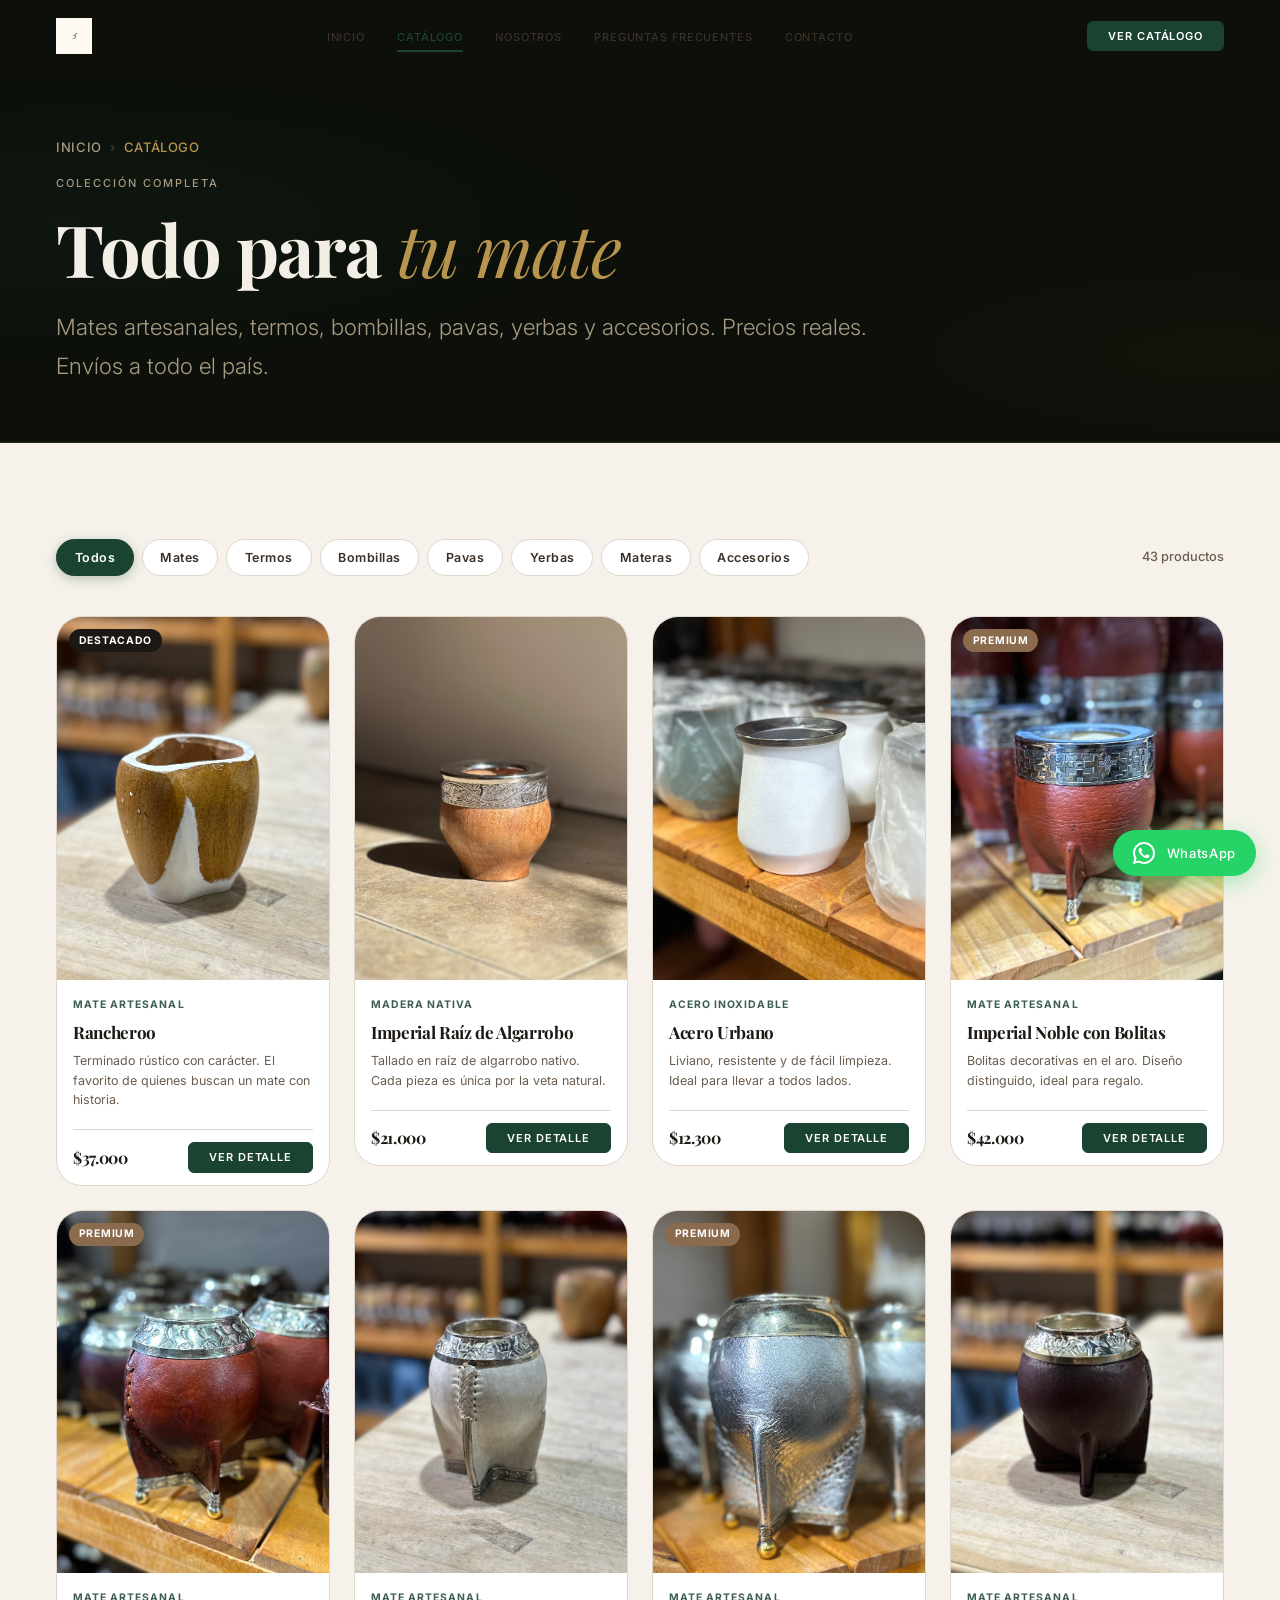
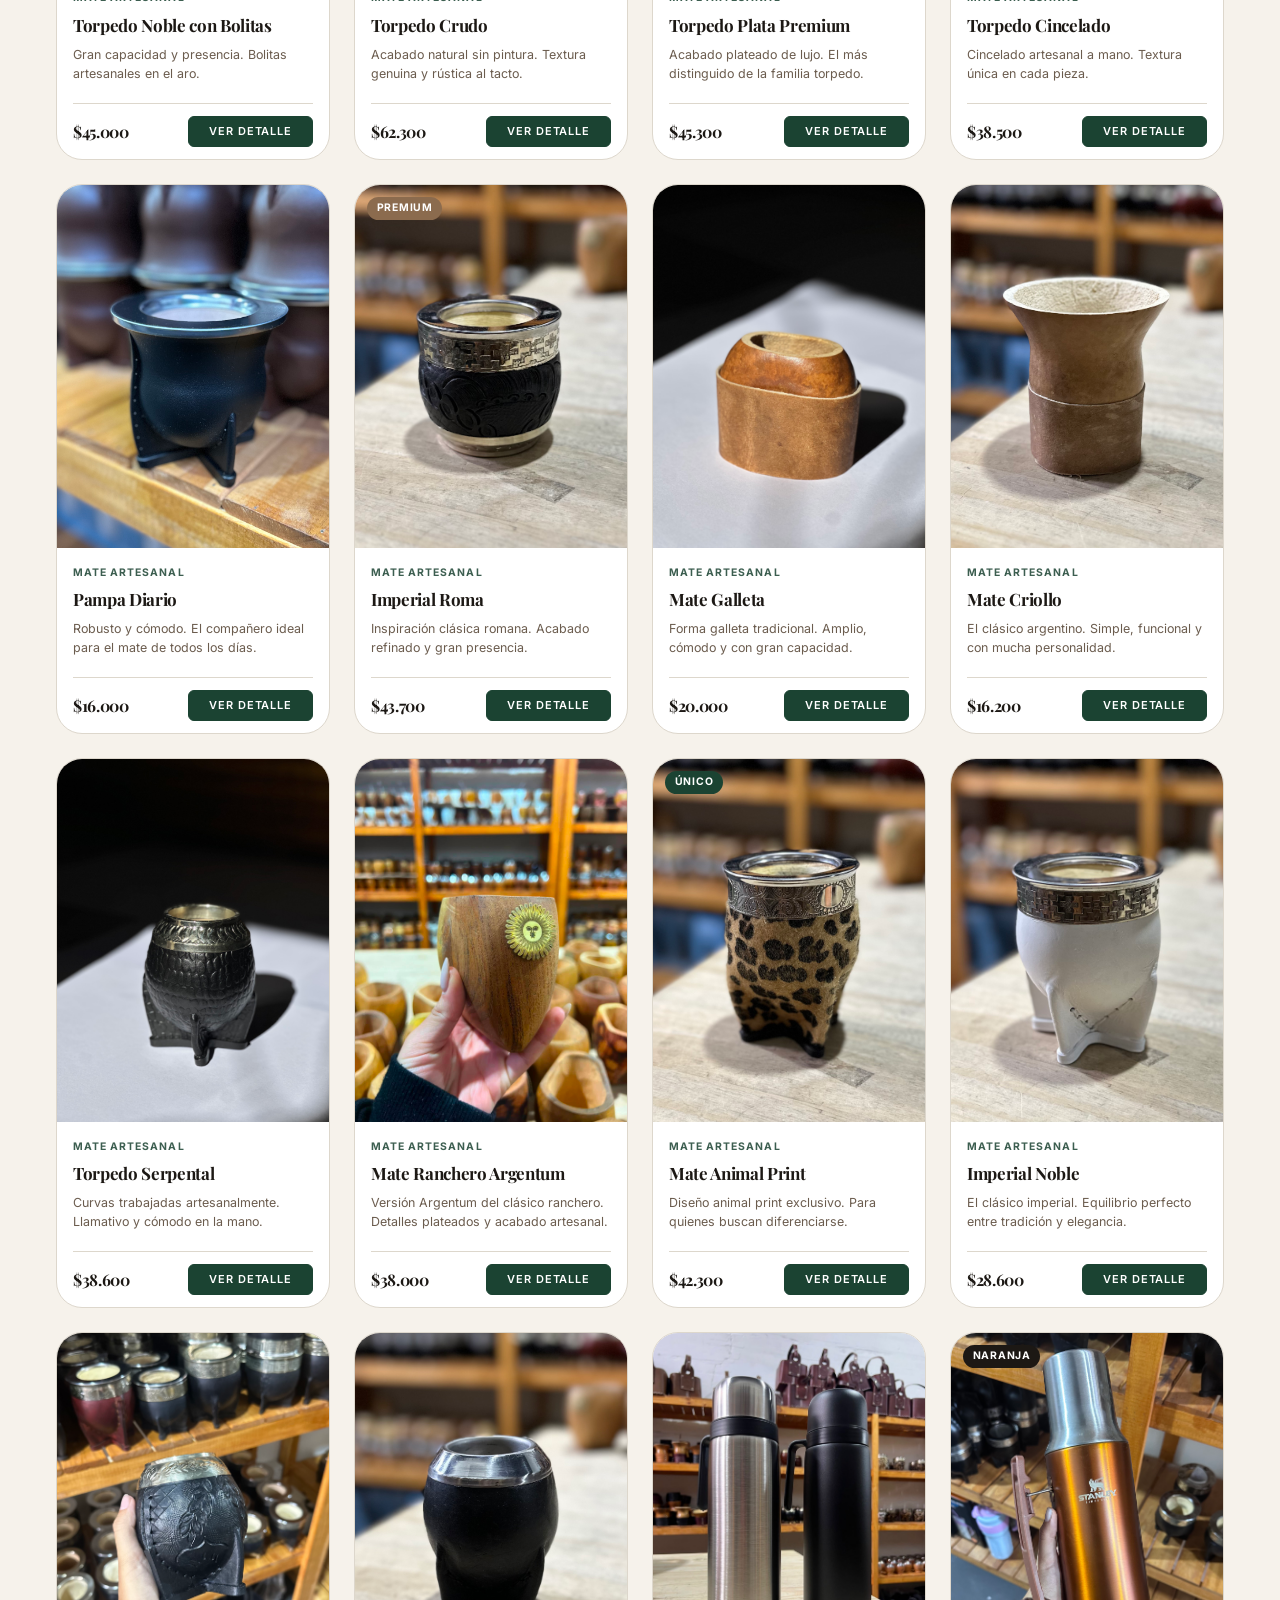
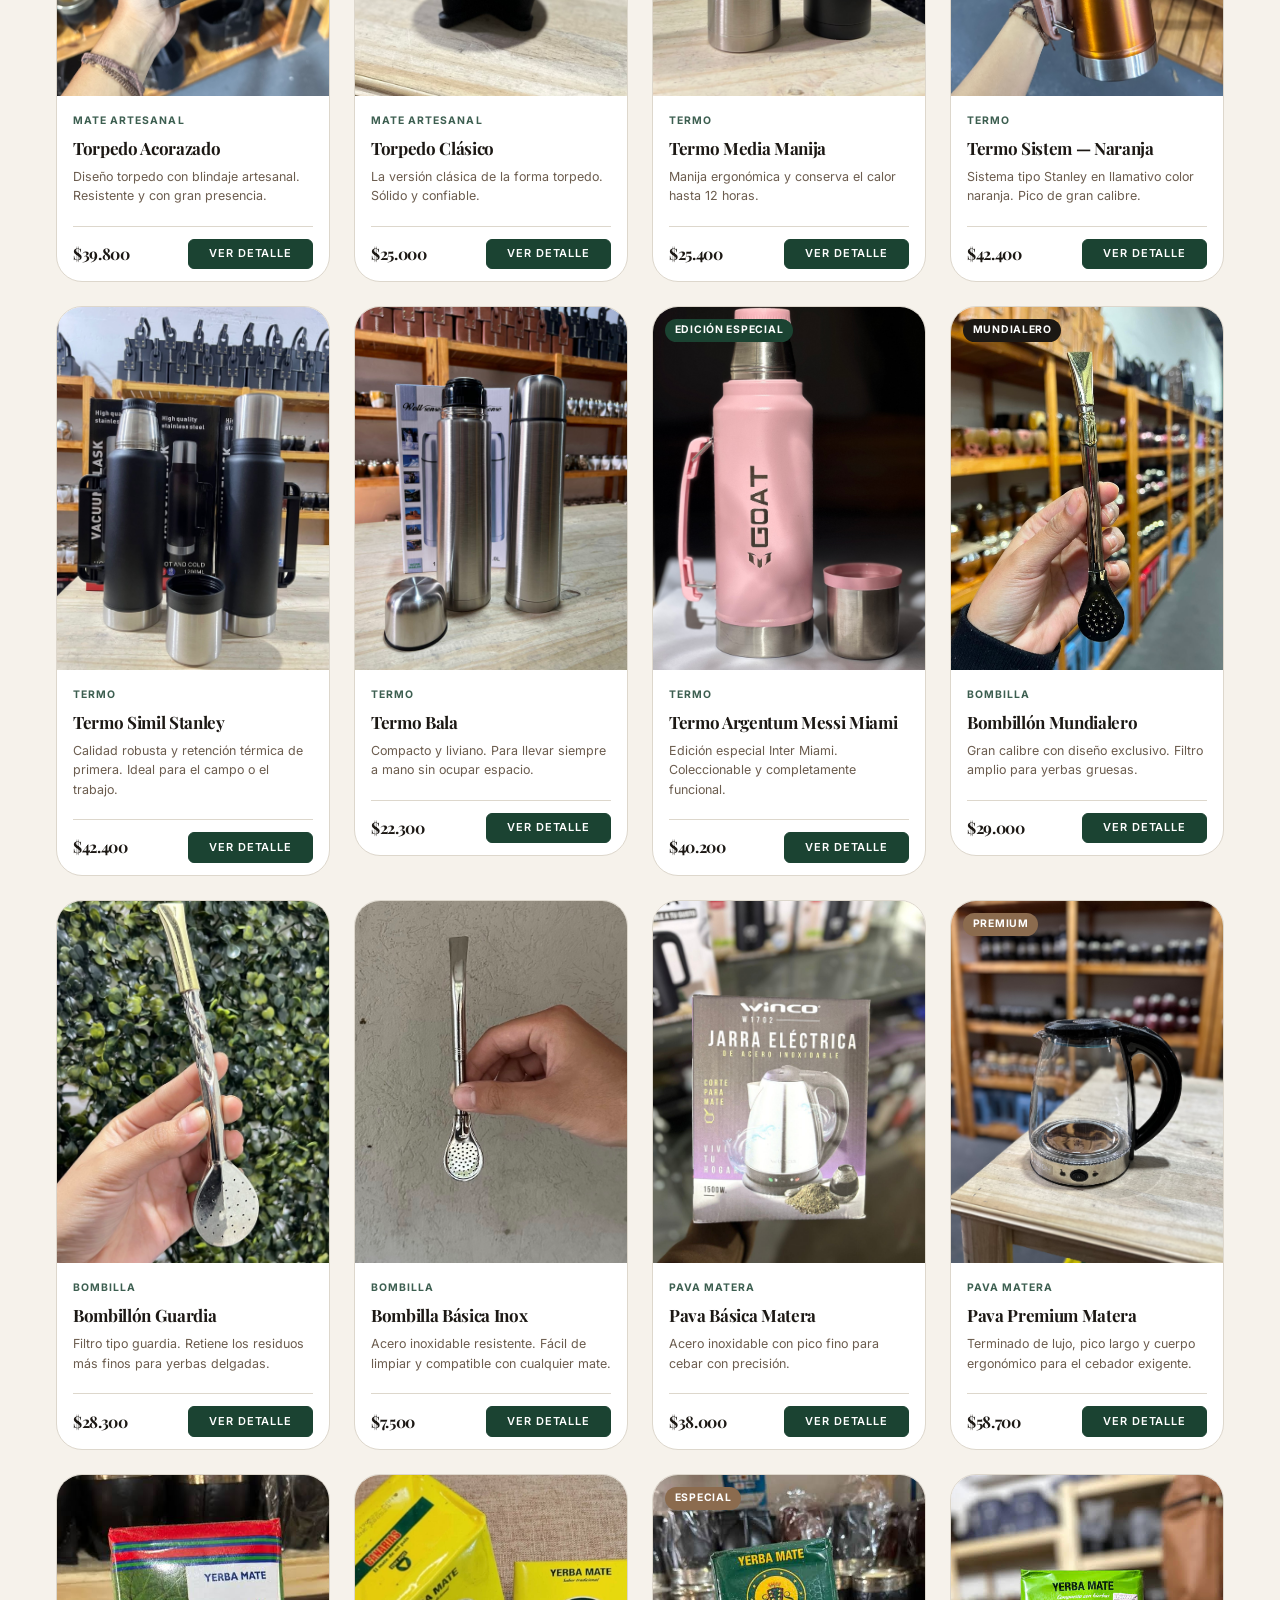
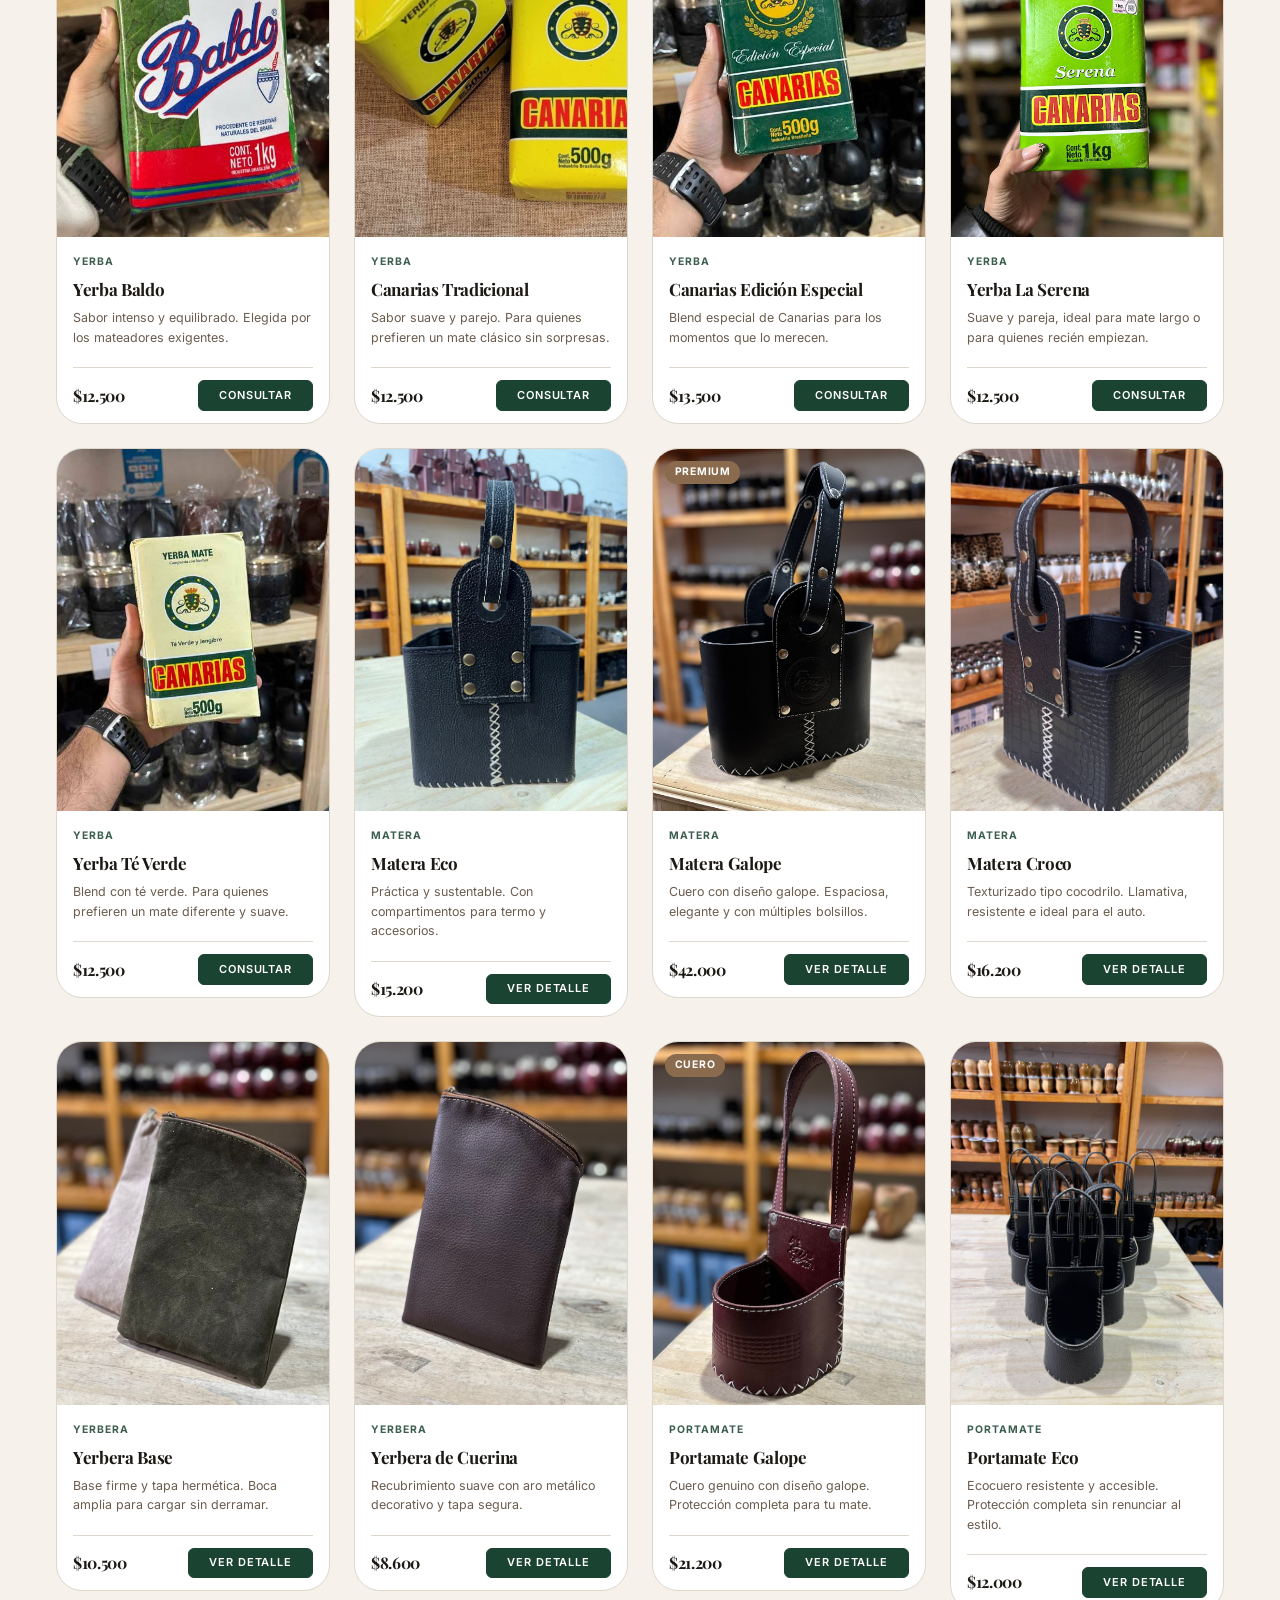
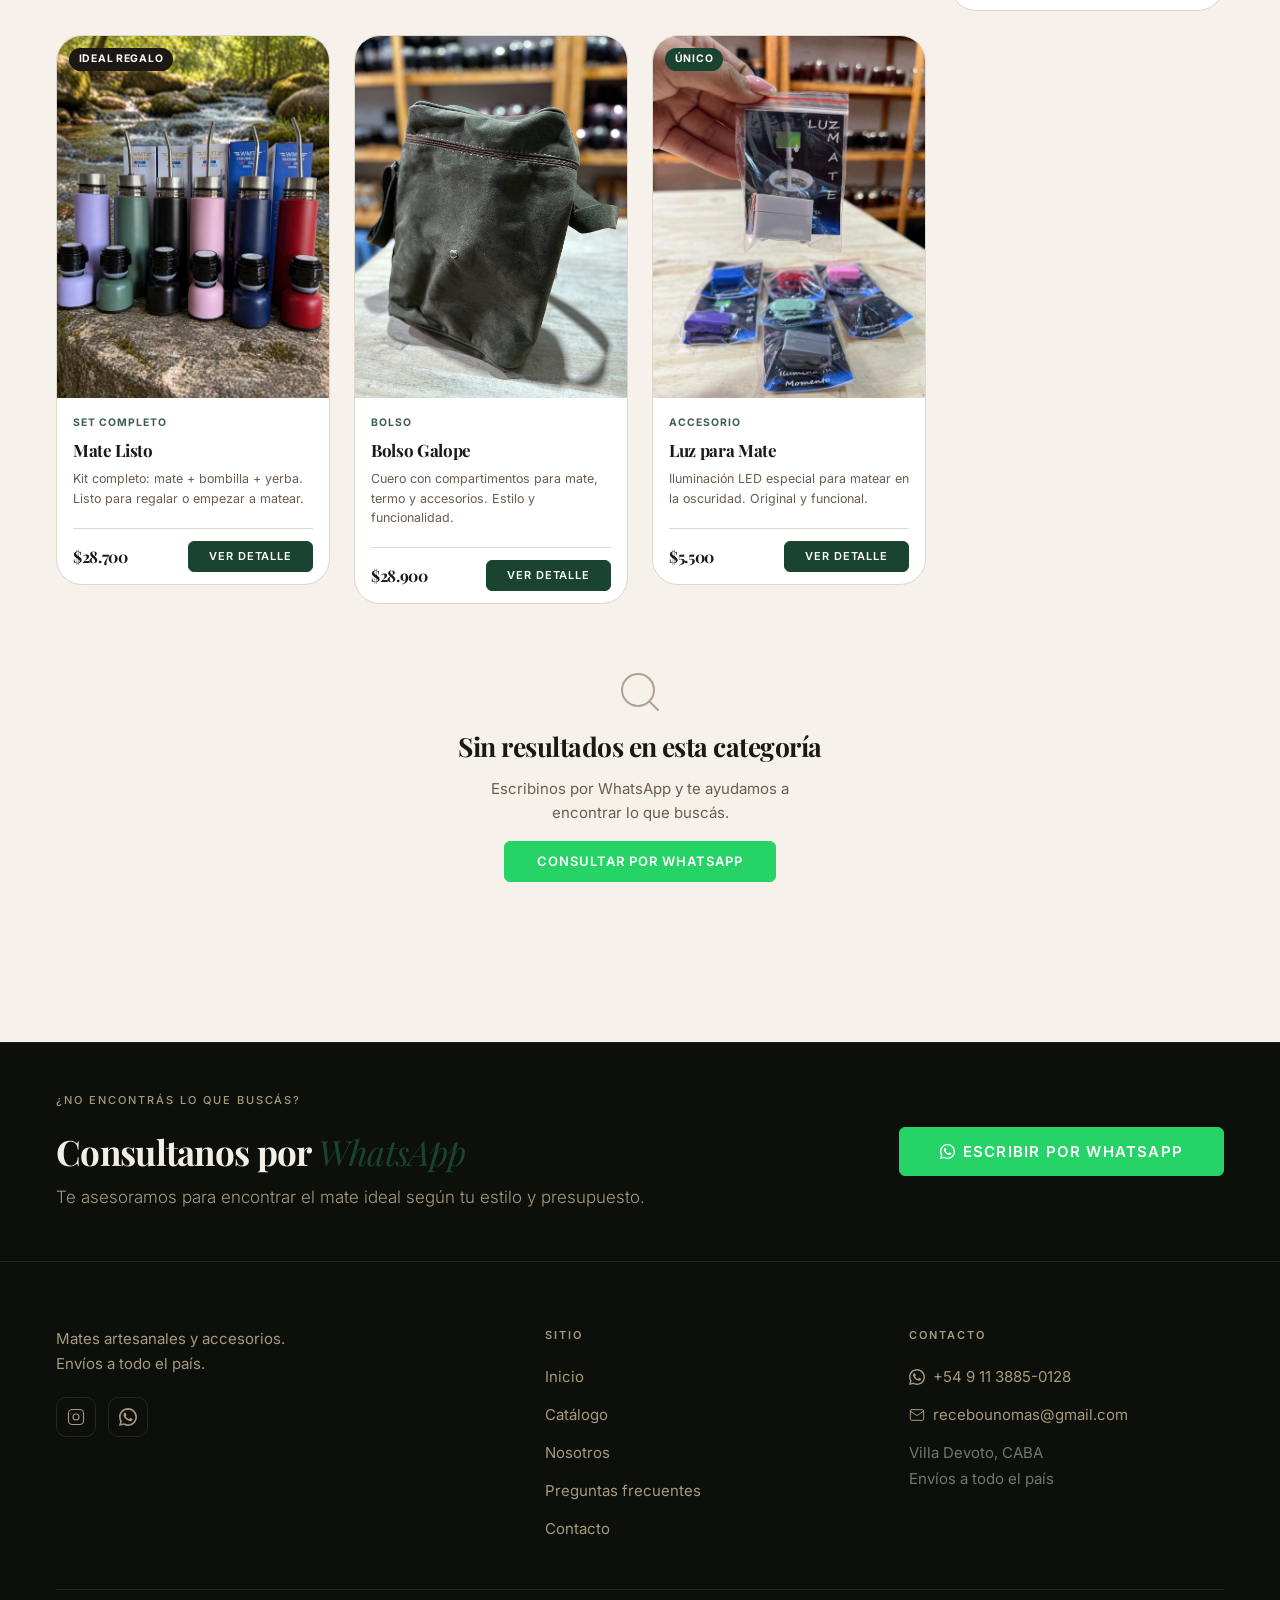
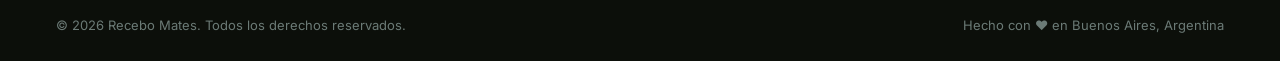
<file: catalogo.html>
﻿<!DOCTYPE html>
<html lang="es">
<head>
  <meta charset="UTF-8" />
  <meta name="viewport" content="width=device-width, initial-scale=1.0" />
  <title>Catálogo de Mates y Accesorios — Recebo Mates</title>
  <meta name="description" content="Explorá el catálogo de Recebo Mates: mates artesanales, termos, bombillas, pavas, yerbas y accesorios. Precios reales. Envíos a todo el país." />
  <link rel="canonical" href="https://recebomates.com.ar/catalogo.html" />
  <meta property="og:title"       content="Catálogo — Recebo Mates" />
  <meta property="og:description" content="Mates artesanales, termos, bombillas y accesorios. Envíos a todo el país." />
  <meta property="og:type"        content="website" />
  <meta property="og:url"         content="https://recebomates.com.ar/catalogo.html" />
  <link rel="icon" href="assets/icons/favicon.jpg" type="image/jpeg" />
  <link rel="shortcut icon" href="assets/icons/favicon.jpg" type="image/jpeg" />
  <link rel="preconnect" href="https://fonts.googleapis.com" />
  <link rel="preconnect" href="https://fonts.gstatic.com" crossorigin />
  <link href="https://fonts.googleapis.com/css2?family=Caveat:wght@500&family=Inter:wght@300;400;500;600&family=Playfair+Display:ital,wght@0,700;0,900;1,400;1,700;1,900&display=swap" rel="stylesheet" />
  <link rel="stylesheet" href="css/tokens.css" />
  <link rel="stylesheet" href="css/base.css" />
  <link rel="stylesheet" href="css/animations.css" />
  <link rel="stylesheet" href="css/components.css" />
  <link rel="stylesheet" href="css/pages/catalogo.css" />
</head>
<body>

  <a href="#main" class="skip-link">Saltar al contenido principal</a>

  <header>
    <nav id="siteNav" class="site-nav" aria-label="Navegación principal">
      <div class="nav-container">
        <a href="index.html" class="nav-logo" aria-label="Recebo Mates — Ir al inicio">
          <img src="img/logo-recebo.jpg" alt="Recebo Mates" class="nav-logo__img" width="40" height="40" />
        </a>
        <ul class="nav-links" role="list" aria-label="Menú principal">
          <li><a href="index.html"    class="nav-link">Inicio</a></li>
          <li><a href="catalogo.html" class="nav-link">Catálogo</a></li>
          <li><a href="nosotros.html" class="nav-link">Nosotros</a></li>
          <li><a href="faq.html"      class="nav-link">Preguntas Frecuentes</a></li>
          <li><a href="contacto.html" class="nav-link">Contacto</a></li>
        </ul>
        <div class="nav-actions">
          <a href="catalogo.html" class="btn btn--primary btn--sm" id="navCtaDesktop">Ver catálogo</a>
          <button id="navBurger" class="nav-burger" aria-label="Abrir menú de navegación" aria-expanded="false" aria-controls="mobileMenu">
            <span class="burger-bar" aria-hidden="true"></span>
            <span class="burger-bar" aria-hidden="true"></span>
            <span class="burger-bar" aria-hidden="true"></span>
          </button>
        </div>
      </div>
    </nav>
  </header>

  <div id="mobileMenu" class="mobile-menu" role="dialog" aria-modal="true" aria-label="Menú de navegación" aria-hidden="true">
    <div class="mobile-menu__inner">
      <nav class="mobile-nav" aria-label="Navegación mobile">
        <a href="index.html"    class="mobile-nav__link">Inicio</a>
        <a href="catalogo.html" class="mobile-nav__link">Catálogo</a>
        <a href="nosotros.html" class="mobile-nav__link">Nosotros</a>
        <a href="faq.html"      class="mobile-nav__link">Preguntas Frecuentes</a>
        <a href="contacto.html" class="mobile-nav__link">Contacto</a>
      </nav>
      <div class="mobile-menu__footer">
        <a href="https://wa.me/5491138850128?text=Hola%2C%20quiero%20ver%20el%20cat%C3%A1logo" class="mobile-menu__wa" target="_blank" rel="noopener noreferrer" id="mobileMenuWa">
          <svg width="18" height="18" viewBox="0 0 24 24" fill="currentColor" aria-hidden="true"><path d="M17.472 14.382c-.297-.149-1.758-.867-2.03-.967-.273-.099-.471-.148-.67.15-.197.297-.767.966-.94 1.164-.173.199-.347.223-.644.075-.297-.15-1.255-.463-2.39-1.475-.883-.788-1.48-1.761-1.653-2.059-.173-.297-.018-.458.13-.606.134-.133.298-.347.446-.52.149-.174.198-.298.298-.497.099-.198.05-.371-.025-.52-.075-.149-.669-1.612-.916-2.207-.242-.579-.487-.5-.669-.51-.173-.008-.371-.01-.57-.01-.198 0-.52.074-.792.372-.272.297-1.04 1.016-1.04 2.479 0 1.462 1.065 2.875 1.213 3.074.149.198 2.096 3.2 5.077 4.487.709.306 1.262.489 1.694.625.712.227 1.36.195 1.871.118.571-.085 1.758-.719 2.006-1.413.248-.694.248-1.289.173-1.413-.074-.124-.272-.198-.57-.347zM12 0C5.373 0 0 5.373 0 12c0 2.123.557 4.112 1.528 5.835L0 24l6.335-1.652A11.954 11.954 0 0 0 12 24c6.627 0 12-5.373 12-12S18.627 0 12 0zm0 21.818a9.823 9.823 0 0 1-5.001-1.364l-.359-.214-3.722.97.994-3.62-.234-.374A9.785 9.785 0 0 1 2.182 12C2.182 6.57 6.57 2.182 12 2.182c5.43 0 9.818 4.388 9.818 9.818 0 5.43-4.388 9.818-9.818 9.818z"/></svg>
          Escribinos por WhatsApp
        </a>
        <div class="mobile-menu__social" aria-label="Redes sociales">
          <a href="https://www.instagram.com/recebo_mates" target="_blank" rel="noopener noreferrer" aria-label="Instagram" id="mobileMenuIg">
            <svg width="22" height="22" viewBox="0 0 24 24" fill="none" stroke="currentColor" stroke-width="1.5" stroke-linecap="round" stroke-linejoin="round" aria-hidden="true"><rect x="2" y="2" width="20" height="20" rx="5"/><circle cx="12" cy="12" r="4"/><circle cx="17.5" cy="6.5" r="0.5" fill="currentColor" stroke="none"/></svg>
          </a>
        </div>
      </div>
    </div>
  </div>

  <main id="main">

    <!-- HERO DEL CATÁLOGO -->
    <section class="page-hero" aria-labelledby="catalogoTitle">
      <div class="container page-hero__inner">
        <nav class="breadcrumb" aria-label="Migas de pan">
          <a href="index.html" class="breadcrumb__link">Inicio</a>
          <span class="breadcrumb__sep" aria-hidden="true">›</span>
          <span class="breadcrumb__current" aria-current="page">Catálogo</span>
        </nav>
        <span class="eyebrow eyebrow--light">Colección completa</span>
        <h1 class="page-hero__title" id="catalogoTitle">Todo para <em>tu mate</em></h1>
        <p class="page-hero__desc">
          Mates artesanales, termos, bombillas, pavas, yerbas y accesorios. Precios reales. Envíos a todo el país.
        </p>
      </div>
    </section>

    <!-- FILTROS Y GRILLA -->
    <section class="section-xl" id="productos" aria-labelledby="productosTitle">
      <div class="container">
        <h2 id="productosTitle" class="sr-only">Productos</h2>

        <!-- Barra de filtros -->
        <div class="catalog-toolbar" role="toolbar" aria-label="Filtrar productos">
          <nav class="catalog-filters" aria-label="Filtros de categoría">
            <button class="filter-btn filter-btn--active" data-filter="todos"    aria-pressed="true"  id="filtroTodos">Todos</button>
            <button class="filter-btn" data-filter="mate"      aria-pressed="false" id="filtroMates">Mates</button>
            <button class="filter-btn" data-filter="termo"     aria-pressed="false" id="filtroTermos">Termos</button>
            <button class="filter-btn" data-filter="bombilla"  aria-pressed="false" id="filtroBombillas">Bombillas</button>
            <button class="filter-btn" data-filter="pava"      aria-pressed="false" id="filtroPavas">Pavas</button>
            <button class="filter-btn" data-filter="yerba"     aria-pressed="false" id="filtroYerbas">Yerbas</button>
            <button class="filter-btn" data-filter="matera"    aria-pressed="false" id="filtroMateras">Materas</button>
            <button class="filter-btn" data-filter="accesorio" aria-pressed="false" id="filtroAccesorios">Accesorios</button>
          </nav>
          <p class="catalog-count" id="catalogCount" aria-live="polite" aria-atomic="true"></p>
        </div>

        <!-- GRILLA -->
        <ul class="catalog-grid" role="list" id="catalogGrid" aria-label="Catálogo de productos">

          <!-- ═══════════ MATES ═══════════ -->

          <li class="catalog-card" data-category="mate" id="producto-rancheroo">
            <div class="catalog-card__img-wrap">
              <span class="catalog-card__badge">Destacado</span>
              <img src="img/catalogo/Rancheroo/IMG_1025.jpg" alt="Mate Rancheroo" class="catalog-card__img" loading="lazy" />
            </div>
            <div class="catalog-card__body">
              <span class="catalog-card__category">Mate artesanal</span>
              <h2 class="catalog-card__name">Rancheroo</h2>
              <p class="catalog-card__desc">Terminado rústico con carácter. El favorito de quienes buscan un mate con historia.</p>
              <div class="catalog-card__footer">
                <span class="catalog-card__price">$37.000</span>
                <a href="producto.html?id=rancheroo" class="btn btn--primary btn--sm" id="cardRancherooCta">Ver detalle</a>
              </div>
            </div>
          </li>

          <li class="catalog-card" data-category="mate" id="producto-imperial-algarrobo">
            <div class="catalog-card__img-wrap">
              <img src="img/catalogo/Algarrobo Raiz/IMG_8616.jpg" alt="Mate Imperial Raíz de Algarrobo" class="catalog-card__img" loading="lazy" />
            </div>
            <div class="catalog-card__body">
              <span class="catalog-card__category">Madera nativa</span>
              <h2 class="catalog-card__name">Imperial Raíz de Algarrobo</h2>
              <p class="catalog-card__desc">Tallado en raíz de algarrobo nativo. Cada pieza es única por la veta natural.</p>
              <div class="catalog-card__footer">
                <span class="catalog-card__price">$21.000</span>
                <a href="producto.html?id=imperial-algarrobo" class="btn btn--primary btn--sm" id="cardAlgarroboCta">Ver detalle</a>
              </div>
            </div>
          </li>

          <li class="catalog-card" data-category="mate" id="producto-acero-urbano">
            <div class="catalog-card__img-wrap">
              <img src="img/catalogo/Acero Urbano/IMG_1009.jpg" alt="Mate Acero Urbano" class="catalog-card__img" loading="lazy" />
            </div>
            <div class="catalog-card__body">
              <span class="catalog-card__category">Acero inoxidable</span>
              <h2 class="catalog-card__name">Acero Urbano</h2>
              <p class="catalog-card__desc">Liviano, resistente y de fácil limpieza. Ideal para llevar a todos lados.</p>
              <div class="catalog-card__footer">
                <span class="catalog-card__price">$12.300</span>
                <a href="producto.html?id=acero-urbano" class="btn btn--primary btn--sm" id="cardAceroUrbanoCta">Ver detalle</a>
              </div>
            </div>
          </li>

          <li class="catalog-card" data-category="mate" id="producto-imperial-noble-bolitas">
            <div class="catalog-card__img-wrap">
              <span class="catalog-card__badge catalog-card__badge--gold">Premium</span>
              <img src="img/catalogo/Imperial Noble con bolitas/IMG_1004.jpg" alt="Mate Imperial Noble con Bolitas" class="catalog-card__img" loading="lazy" />
            </div>
            <div class="catalog-card__body">
              <span class="catalog-card__category">Mate artesanal</span>
              <h2 class="catalog-card__name">Imperial Noble con Bolitas</h2>
              <p class="catalog-card__desc">Bolitas decorativas en el aro. Diseño distinguido, ideal para regalo.</p>
              <div class="catalog-card__footer">
                <span class="catalog-card__price">$42.000</span>
                <a href="producto.html?id=imperial-noble-bolitas" class="btn btn--primary btn--sm" id="cardImperialNobleBolitasCta">Ver detalle</a>
              </div>
            </div>
          </li>

          <li class="catalog-card" data-category="mate" id="producto-torpedo-noble-bolitas">
            <div class="catalog-card__img-wrap">
              <span class="catalog-card__badge catalog-card__badge--gold">Premium</span>
              <img src="img/catalogo/Torpedo Noble Con Bolitas/IMG_1002.jpg" alt="Mate Torpedo Noble con Bolitas" class="catalog-card__img" loading="lazy" />
            </div>
            <div class="catalog-card__body">
              <span class="catalog-card__category">Mate artesanal</span>
              <h2 class="catalog-card__name">Torpedo Noble con Bolitas</h2>
              <p class="catalog-card__desc">Gran capacidad y presencia. Bolitas artesanales en el aro.</p>
              <div class="catalog-card__footer">
                <span class="catalog-card__price">$45.000</span>
                <a href="producto.html?id=torpedo-noble-bolitas" class="btn btn--primary btn--sm" id="cardTorpedoNobleBolitasCta">Ver detalle</a>
              </div>
            </div>
          </li>

          <li class="catalog-card" data-category="mate" id="producto-torpedo-crudo">
            <div class="catalog-card__img-wrap">
              <img src="img/catalogo/Torpedo Crudo/IMG_1071.jpg" alt="Mate Torpedo Crudo" class="catalog-card__img" loading="lazy" />
            </div>
            <div class="catalog-card__body">
              <span class="catalog-card__category">Mate artesanal</span>
              <h2 class="catalog-card__name">Torpedo Crudo</h2>
              <p class="catalog-card__desc">Acabado natural sin pintura. Textura genuina y rústica al tacto.</p>
              <div class="catalog-card__footer">
                <span class="catalog-card__price">$62.300</span>
                <a href="producto.html?id=torpedo-crudo" class="btn btn--primary btn--sm" id="cardTorpedoCrudoCta">Ver detalle</a>
              </div>
            </div>
          </li>

          <li class="catalog-card" data-category="mate" id="producto-torpedo-plata">
            <div class="catalog-card__img-wrap">
              <span class="catalog-card__badge catalog-card__badge--gold">Premium</span>
              <img src="img/catalogo/Torpedo Plata Premium/IMG_0999.jpg" alt="Mate Torpedo Plata Premium" class="catalog-card__img" loading="lazy" />
            </div>
            <div class="catalog-card__body">
              <span class="catalog-card__category">Mate artesanal</span>
              <h2 class="catalog-card__name">Torpedo Plata Premium</h2>
              <p class="catalog-card__desc">Acabado plateado de lujo. El más distinguido de la familia torpedo.</p>
              <div class="catalog-card__footer">
                <span class="catalog-card__price">$45.300</span>
                <a href="producto.html?id=torpedo-plata" class="btn btn--primary btn--sm" id="cardTorpedoPlataCta">Ver detalle</a>
              </div>
            </div>
          </li>

          <li class="catalog-card" data-category="mate" id="producto-torpedo-cincelado">
            <div class="catalog-card__img-wrap">
              <img src="img/catalogo/Torpedo Cincelado/IMG_1045.jpg" alt="Mate Torpedo Cincelado" class="catalog-card__img" loading="lazy" />
            </div>
            <div class="catalog-card__body">
              <span class="catalog-card__category">Mate artesanal</span>
              <h2 class="catalog-card__name">Torpedo Cincelado</h2>
              <p class="catalog-card__desc">Cincelado artesanal a mano. Textura única en cada pieza.</p>
              <div class="catalog-card__footer">
                <span class="catalog-card__price">$38.500</span>
                <a href="producto.html?id=torpedo-cincelado" class="btn btn--primary btn--sm" id="cardTorpedoCinceladoCta">Ver detalle</a>
              </div>
            </div>
          </li>

          <li class="catalog-card" data-category="mate" id="producto-pampa-diario">
            <div class="catalog-card__img-wrap">
              <img src="img/catalogo/Pampa Diario/IMG_1015.jpg" alt="Mate Pampa Diario" class="catalog-card__img" loading="lazy" />
            </div>
            <div class="catalog-card__body">
              <span class="catalog-card__category">Mate artesanal</span>
              <h2 class="catalog-card__name">Pampa Diario</h2>
              <p class="catalog-card__desc">Robusto y cómodo. El compañero ideal para el mate de todos los días.</p>
              <div class="catalog-card__footer">
                <span class="catalog-card__price">$16.000</span>
                <a href="producto.html?id=pampa-diario" class="btn btn--primary btn--sm" id="cardPampaDiarioCta">Ver detalle</a>
              </div>
            </div>
          </li>

          <li class="catalog-card" data-category="mate" id="producto-imperial-roma">
            <div class="catalog-card__img-wrap">
              <span class="catalog-card__badge catalog-card__badge--gold">Premium</span>
              <img src="img/catalogo/Imperial Roma/IMG_1037.jpg" alt="Mate Imperial Roma" class="catalog-card__img" loading="lazy" />
            </div>
            <div class="catalog-card__body">
              <span class="catalog-card__category">Mate artesanal</span>
              <h2 class="catalog-card__name">Imperial Roma</h2>
              <p class="catalog-card__desc">Inspiración clásica romana. Acabado refinado y gran presencia.</p>
              <div class="catalog-card__footer">
                <span class="catalog-card__price">$43.700</span>
                <a href="producto.html?id=imperial-roma" class="btn btn--primary btn--sm" id="cardImperialRomaCta">Ver detalle</a>
              </div>
            </div>
          </li>

          <li class="catalog-card" data-category="mate" id="producto-mate-galleta">
            <div class="catalog-card__img-wrap">
              <img src="img/catalogo/Mate Galleta/IMG_9469.jpg" alt="Mate Galleta" class="catalog-card__img" loading="lazy" />
            </div>
            <div class="catalog-card__body">
              <span class="catalog-card__category">Mate artesanal</span>
              <h2 class="catalog-card__name">Mate Galleta</h2>
              <p class="catalog-card__desc">Forma galleta tradicional. Amplio, cómodo y con gran capacidad.</p>
              <div class="catalog-card__footer">
                <span class="catalog-card__price">$20.000</span>
                <a href="producto.html?id=mate-galleta" class="btn btn--primary btn--sm" id="cardMateGalletaCta">Ver detalle</a>
              </div>
            </div>
          </li>

          <li class="catalog-card" data-category="mate" id="producto-mate-criollo">
            <div class="catalog-card__img-wrap">
              <img src="img/catalogo/Mate Criollo/IMG_1041.jpg" alt="Mate Criollo" class="catalog-card__img" loading="lazy" />
            </div>
            <div class="catalog-card__body">
              <span class="catalog-card__category">Mate artesanal</span>
              <h2 class="catalog-card__name">Mate Criollo</h2>
              <p class="catalog-card__desc">El clásico argentino. Simple, funcional y con mucha personalidad.</p>
              <div class="catalog-card__footer">
                <span class="catalog-card__price">$16.200</span>
                <a href="producto.html?id=mate-criollo" class="btn btn--primary btn--sm" id="cardMateCriolloCta">Ver detalle</a>
              </div>
            </div>
          </li>

          <li class="catalog-card" data-category="mate" id="producto-torpedo-serpental">
            <div class="catalog-card__img-wrap">
              <img src="img/catalogo/Torpedo Serpental/IMG_9456.jpg" alt="Mate Torpedo Serpental" class="catalog-card__img" loading="lazy" />
            </div>
            <div class="catalog-card__body">
              <span class="catalog-card__category">Mate artesanal</span>
              <h2 class="catalog-card__name">Torpedo Serpental</h2>
              <p class="catalog-card__desc">Curvas trabajadas artesanalmente. Llamativo y cómodo en la mano.</p>
              <div class="catalog-card__footer">
                <span class="catalog-card__price">$38.600</span>
                <a href="producto.html?id=torpedo-serpental" class="btn btn--primary btn--sm" id="cardTorpedoSerpCta">Ver detalle</a>
              </div>
            </div>
          </li>

          <li class="catalog-card" data-category="mate" id="producto-ranchero-argentum">
            <div class="catalog-card__img-wrap">
              <img src="img/catalogo/Mate Ranchero Argentum/78adf2ab-113d-4c7d-9471-2825fd1c7cb7.jpg" alt="Mate Ranchero Argentum" class="catalog-card__img" loading="lazy" />
            </div>
            <div class="catalog-card__body">
              <span class="catalog-card__category">Mate artesanal</span>
              <h2 class="catalog-card__name">Mate Ranchero Argentum</h2>
              <p class="catalog-card__desc">Versión Argentum del clásico ranchero. Detalles plateados y acabado artesanal.</p>
              <div class="catalog-card__footer">
                <span class="catalog-card__price">$38.000</span>
                <a href="producto.html?id=ranchero-argentum" class="btn btn--primary btn--sm" id="cardRancheroArgentumCta">Ver detalle</a>
              </div>
            </div>
          </li>

          <li class="catalog-card" data-category="mate" id="producto-imperial-animal-print">
            <div class="catalog-card__img-wrap">
              <span class="catalog-card__badge catalog-card__badge--green">Único</span>
              <img src="img/catalogo/Imperial animal print/IMG_1043.jpg" alt="Mate Imperial Animal Print" class="catalog-card__img" loading="lazy" />
            </div>
            <div class="catalog-card__body">
              <span class="catalog-card__category">Mate artesanal</span>
              <h2 class="catalog-card__name">Mate Animal Print</h2>
              <p class="catalog-card__desc">Diseño animal print exclusivo. Para quienes buscan diferenciarse.</p>
              <div class="catalog-card__footer">
                <span class="catalog-card__price">$42.300</span>
                <a href="producto.html?id=imperial-animal-print" class="btn btn--primary btn--sm" id="cardAnimalPrintCta">Ver detalle</a>
              </div>
            </div>
          </li>

          <li class="catalog-card" data-category="mate" id="producto-imperial-noble">
            <div class="catalog-card__img-wrap">
              <img src="img/catalogo/Imperial Noble/IMG_1062.jpg" alt="Mate Imperial Noble" class="catalog-card__img" loading="lazy" />
            </div>
            <div class="catalog-card__body">
              <span class="catalog-card__category">Mate artesanal</span>
              <h2 class="catalog-card__name">Imperial Noble</h2>
              <p class="catalog-card__desc">El clásico imperial. Equilibrio perfecto entre tradición y elegancia.</p>
              <div class="catalog-card__footer">
                <span class="catalog-card__price">$28.600</span>
                <a href="producto.html?id=imperial-noble" class="btn btn--primary btn--sm" id="cardImperialNobleCta">Ver detalle</a>
              </div>
            </div>
          </li>

          <li class="catalog-card" data-category="mate" id="producto-torpedo-acorazado">
            <div class="catalog-card__img-wrap">
              <img src="img/catalogo/Torpedo acorazado/IMG_7421.JPG" alt="Mate Torpedo Acorazado" class="catalog-card__img" loading="lazy" />
            </div>
            <div class="catalog-card__body">
              <span class="catalog-card__category">Mate artesanal</span>
              <h2 class="catalog-card__name">Torpedo Acorazado</h2>
              <p class="catalog-card__desc">Diseño torpedo con blindaje artesanal. Resistente y con gran presencia.</p>
              <div class="catalog-card__footer">
                <span class="catalog-card__price">$39.800</span>
                <a href="producto.html?id=torpedo-acorazado" class="btn btn--primary btn--sm" id="cardTorpedoAcorazadoCta">Ver detalle</a>
              </div>
            </div>
          </li>

          <li class="catalog-card" data-category="mate" id="producto-torpedo-clasico">
            <div class="catalog-card__img-wrap">
              <img src="img/catalogo/Torpedo Clasico/IMG_1030.jpg" alt="Mate Torpedo Clásico" class="catalog-card__img" loading="lazy" />
            </div>
            <div class="catalog-card__body">
              <span class="catalog-card__category">Mate artesanal</span>
              <h2 class="catalog-card__name">Torpedo Clásico</h2>
              <p class="catalog-card__desc">La versión clásica de la forma torpedo. Sólido y confiable.</p>
              <div class="catalog-card__footer">
                <span class="catalog-card__price">$25.000</span>
                <a href="producto.html?id=torpedo-clasico" class="btn btn--primary btn--sm" id="cardTorpedoClasicoCta">Ver detalle</a>
              </div>
            </div>
          </li>

          <!-- ═══════════ TERMOS ═══════════ -->

          <li class="catalog-card" data-category="termo" id="producto-termo-media-manija">
            <div class="catalog-card__img-wrap">
              <img src="img/catalogo/Termo Media Manija/IMG_1099.PNG" alt="Termo Media Manija" class="catalog-card__img" loading="lazy" />
            </div>
            <div class="catalog-card__body">
              <span class="catalog-card__category">Termo</span>
              <h2 class="catalog-card__name">Termo Media Manija</h2>
              <p class="catalog-card__desc">Manija ergonómica y conserva el calor hasta 12 horas.</p>
              <div class="catalog-card__footer">
                <span class="catalog-card__price">$25.400</span>
                <a href="producto.html?id=termo-media-manija" class="btn btn--primary btn--sm" id="cardTermoMediaManijaCta">Ver detalle</a>
              </div>
            </div>
          </li>

          <li class="catalog-card" data-category="termo" id="producto-stanley-sistem">
            <div class="catalog-card__img-wrap">
              <span class="catalog-card__badge">Naranja</span>
              <img src="img/catalogo/Stanley Sistem/IMG_9329.jpg" alt="Termo Sistem tipo Stanley naranja" class="catalog-card__img" loading="lazy" />
            </div>
            <div class="catalog-card__body">
              <span class="catalog-card__category">Termo</span>
              <h2 class="catalog-card__name">Termo Sistem — Naranja</h2>
              <p class="catalog-card__desc">Sistema tipo Stanley en llamativo color naranja. Pico de gran calibre.</p>
              <div class="catalog-card__footer">
                <span class="catalog-card__price">$42.400</span>
                <a href="producto.html?id=stanley-sistem" class="btn btn--primary btn--sm" id="cardStanleySistemCta">Ver detalle</a>
              </div>
            </div>
          </li>

          <li class="catalog-card" data-category="termo" id="producto-termo-simil-stanley">
            <div class="catalog-card__img-wrap">
              <img src="img/catalogo/Termo Simil Stanley/IMG_1100.jpg" alt="Termo Simil Stanley" class="catalog-card__img" loading="lazy" />
            </div>
            <div class="catalog-card__body">
              <span class="catalog-card__category">Termo</span>
              <h2 class="catalog-card__name">Termo Simil Stanley</h2>
              <p class="catalog-card__desc">Calidad robusta y retención térmica de primera. Ideal para el campo o el trabajo.</p>
              <div class="catalog-card__footer">
                <span class="catalog-card__price">$42.400</span>
                <a href="producto.html?id=termo-simil-stanley" class="btn btn--primary btn--sm" id="cardTermoSimiStanleyCta">Ver detalle</a>
              </div>
            </div>
          </li>

          <li class="catalog-card" data-category="termo" id="producto-termo-bala">
            <div class="catalog-card__img-wrap">
              <img src="img/catalogo/Termo Bala/WhatsApp Image 2026-06-08 at 11.14.18.jpeg" alt="Termo Bala compacto" class="catalog-card__img" loading="lazy" />
            </div>
            <div class="catalog-card__body">
              <span class="catalog-card__category">Termo</span>
              <h2 class="catalog-card__name">Termo Bala</h2>
              <p class="catalog-card__desc">Compacto y liviano. Para llevar siempre a mano sin ocupar espacio.</p>
              <div class="catalog-card__footer">
                <span class="catalog-card__price">$22.300</span>
                <a href="producto.html?id=termo-bala" class="btn btn--primary btn--sm" id="cardTermoBalaCta">Ver detalle</a>
              </div>
            </div>
          </li>

          <li class="catalog-card" data-category="termo" id="producto-stanley-messi">
            <div class="catalog-card__img-wrap">
              <span class="catalog-card__badge catalog-card__badge--green">Edición especial</span>
              <img src="img/catalogo/Termo Stanley Messi/IMG_9496.jpg" alt="Termo Argentum Messi Miami" class="catalog-card__img" loading="lazy" />
            </div>
            <div class="catalog-card__body">
              <span class="catalog-card__category">Termo</span>
              <h2 class="catalog-card__name">Termo Argentum Messi Miami</h2>
              <p class="catalog-card__desc">Edición especial Inter Miami. Coleccionable y completamente funcional.</p>
              <div class="catalog-card__footer">
                <span class="catalog-card__price">$40.200</span>
                <a href="producto.html?id=stanley-messi" class="btn btn--primary btn--sm" id="cardStanleyMessiCta">Ver detalle</a>
              </div>
            </div>
          </li>

          <!-- ═══════════ BOMBILLAS ═══════════ -->

          <li class="catalog-card" data-category="bombilla" id="producto-bombillon-mundialero">
            <div class="catalog-card__img-wrap">
              <span class="catalog-card__badge">Mundialero</span>
              <img src="img/catalogo/Bombillon MUNDIALERO/IMG_1087.PNG" alt="Bombillón Mundialero" class="catalog-card__img" loading="lazy" />
            </div>
            <div class="catalog-card__body">
              <span class="catalog-card__category">Bombilla</span>
              <h2 class="catalog-card__name">Bombillón Mundialero</h2>
              <p class="catalog-card__desc">Gran calibre con diseño exclusivo. Filtro amplio para yerbas gruesas.</p>
              <div class="catalog-card__footer">
                <span class="catalog-card__price">$29.000</span>
                <a href="producto.html?id=bombillon-mundialero" class="btn btn--primary btn--sm" id="cardBombillonMundialeroCta">Ver detalle</a>
              </div>
            </div>
          </li>

          <li class="catalog-card" data-category="bombilla" id="producto-bombillon-guardia">
            <div class="catalog-card__img-wrap">
              <img src="img/catalogo/Bombillon Guardia/IMG_1093.PNG" alt="Bombillón Guardia" class="catalog-card__img" loading="lazy" />
            </div>
            <div class="catalog-card__body">
              <span class="catalog-card__category">Bombilla</span>
              <h2 class="catalog-card__name">Bombillón Guardia</h2>
              <p class="catalog-card__desc">Filtro tipo guardia. Retiene los residuos más finos para yerbas delgadas.</p>
              <div class="catalog-card__footer">
                <span class="catalog-card__price">$28.300</span>
                <a href="producto.html?id=bombillon-guardia" class="btn btn--primary btn--sm" id="cardBombillonGuardiaCta">Ver detalle</a>
              </div>
            </div>
          </li>

          <li class="catalog-card" data-category="bombilla" id="producto-bombilla-inox">
            <div class="catalog-card__img-wrap">
              <img src="img/catalogo/Bombilla Inox/IMG_1086.PNG" alt="Bombilla Básica Inox" class="catalog-card__img" loading="lazy" />
            </div>
            <div class="catalog-card__body">
              <span class="catalog-card__category">Bombilla</span>
              <h2 class="catalog-card__name">Bombilla Básica Inox</h2>
              <p class="catalog-card__desc">Acero inoxidable resistente. Fácil de limpiar y compatible con cualquier mate.</p>
              <div class="catalog-card__footer">
                <span class="catalog-card__price">$7.500</span>
                <a href="producto.html?id=bombilla-inox" class="btn btn--primary btn--sm" id="cardBombillaInoxCta">Ver detalle</a>
              </div>
            </div>
          </li>

          <!-- ═══════════ PAVAS ═══════════ -->

          <li class="catalog-card" data-category="pava" id="producto-pava-basica">
            <div class="catalog-card__img-wrap">
              <img src="img/catalogo/Pava matera BÁSICA/IMG-20260604-WA0163.jpg" alt="Pava Básica Matera" class="catalog-card__img" loading="lazy" />
            </div>
            <div class="catalog-card__body">
              <span class="catalog-card__category">Pava matera</span>
              <h2 class="catalog-card__name">Pava Básica Matera</h2>
              <p class="catalog-card__desc">Acero inoxidable con pico fino para cebar con precisión.</p>
              <div class="catalog-card__footer">
                <span class="catalog-card__price">$38.000</span>
                <a href="producto.html?id=pava-basica" class="btn btn--primary btn--sm" id="cardPavaBasicaCta">Ver detalle</a>
              </div>
            </div>
          </li>

          <li class="catalog-card" data-category="pava" id="producto-pava-premium">
            <div class="catalog-card__img-wrap">
              <span class="catalog-card__badge catalog-card__badge--gold">Premium</span>
              <img src="img/catalogo/Pava premium matera/IMG_1082.jpg" alt="Pava Premium Matera" class="catalog-card__img" loading="lazy" />
            </div>
            <div class="catalog-card__body">
              <span class="catalog-card__category">Pava matera</span>
              <h2 class="catalog-card__name">Pava Premium Matera</h2>
              <p class="catalog-card__desc">Terminado de lujo, pico largo y cuerpo ergonómico para el cebador exigente.</p>
              <div class="catalog-card__footer">
                <span class="catalog-card__price">$58.700</span>
                <a href="producto.html?id=pava-premium" class="btn btn--primary btn--sm" id="cardPavaPremiumCta">Ver detalle</a>
              </div>
            </div>
          </li>

          <!-- ═══════════ YERBAS ═══════════ -->

          <li class="catalog-card" data-category="yerba" id="producto-yerba-baldo">
            <div class="catalog-card__img-wrap">
              <img src="img/catalogo/Yerbas/images (28).jpeg" alt="Yerba Baldo" class="catalog-card__img" loading="lazy" />
            </div>
            <div class="catalog-card__body">
              <span class="catalog-card__category">Yerba</span>
              <h2 class="catalog-card__name">Yerba Baldo</h2>
              <p class="catalog-card__desc">Sabor intenso y equilibrado. Elegida por los mateadores exigentes.</p>
              <div class="catalog-card__footer">
                <span class="catalog-card__price">$12.500</span>
                <a href="https://wa.me/5491138850128?text=Hola%2C%20quiero%20consultar%20por%20la%20Yerba%20Baldo" class="btn btn--primary btn--sm" target="_blank" rel="noopener noreferrer" id="cardYerbaBaldoCta">Consultar</a>
              </div>
            </div>
          </li>

          <li class="catalog-card" data-category="yerba" id="producto-yerba-canarias">
            <div class="catalog-card__img-wrap">
              <img src="img/catalogo/Yerbas/whatsapp-image-2022-07-23-at-7-03-47-pm-11-e6e733c77326909de416586143679742-480-0.webp" alt="Yerba Canarias Tradicional" class="catalog-card__img" loading="lazy" />
            </div>
            <div class="catalog-card__body">
              <span class="catalog-card__category">Yerba</span>
              <h2 class="catalog-card__name">Canarias Tradicional</h2>
              <p class="catalog-card__desc">Sabor suave y parejo. Para quienes prefieren un mate clásico sin sorpresas.</p>
              <div class="catalog-card__footer">
                <span class="catalog-card__price">$12.500</span>
                <a href="https://wa.me/5491138850128?text=Hola%2C%20quiero%20consultar%20por%20Canarias%20Tradicional" class="btn btn--primary btn--sm" target="_blank" rel="noopener noreferrer" id="cardYerbaCanariasCta">Consultar</a>
              </div>
            </div>
          </li>

          <li class="catalog-card" data-category="yerba" id="producto-yerba-canarias-especial">
            <div class="catalog-card__img-wrap">
              <span class="catalog-card__badge catalog-card__badge--gold">Especial</span>
              <img src="img/catalogo/Yerbas/images (27).jpeg" alt="Yerba Canarias Edición Especial" class="catalog-card__img" loading="lazy" />
            </div>
            <div class="catalog-card__body">
              <span class="catalog-card__category">Yerba</span>
              <h2 class="catalog-card__name">Canarias Edición Especial</h2>
              <p class="catalog-card__desc">Blend especial de Canarias para los momentos que lo merecen.</p>
              <div class="catalog-card__footer">
                <span class="catalog-card__price">$13.500</span>
                <a href="https://wa.me/5491138850128?text=Hola%2C%20quiero%20consultar%20por%20Canarias%20Edici%C3%B3n%20Especial" class="btn btn--primary btn--sm" target="_blank" rel="noopener noreferrer" id="cardYerbaEspecialCta">Consultar</a>
              </div>
            </div>
          </li>

          <li class="catalog-card" data-category="yerba" id="producto-yerba-serena">
            <div class="catalog-card__img-wrap">
              <img src="img/catalogo/Yerbas/images (29).jpeg" alt="Yerba La Serena" class="catalog-card__img" loading="lazy" />
            </div>
            <div class="catalog-card__body">
              <span class="catalog-card__category">Yerba</span>
              <h2 class="catalog-card__name">Yerba La Serena</h2>
              <p class="catalog-card__desc">Suave y pareja, ideal para mate largo o para quienes recién empiezan.</p>
              <div class="catalog-card__footer">
                <span class="catalog-card__price">$12.500</span>
                <a href="https://wa.me/5491138850128?text=Hola%2C%20quiero%20consultar%20por%20Yerba%20La%20Serena" class="btn btn--primary btn--sm" target="_blank" rel="noopener noreferrer" id="cardYerbaSerenaCta">Consultar</a>
              </div>
            </div>
          </li>

          <li class="catalog-card" data-category="yerba" id="producto-yerba-te-verde">
            <div class="catalog-card__img-wrap">
              <img src="img/catalogo/Yerbas/images (30).jpeg" alt="Yerba Té Verde" class="catalog-card__img" loading="lazy" />
            </div>
            <div class="catalog-card__body">
              <span class="catalog-card__category">Yerba</span>
              <h2 class="catalog-card__name">Yerba Té Verde</h2>
              <p class="catalog-card__desc">Blend con té verde. Para quienes prefieren un mate diferente y suave.</p>
              <div class="catalog-card__footer">
                <span class="catalog-card__price">$12.500</span>
                <a href="https://wa.me/5491138850128?text=Hola%2C%20quiero%20consultar%20por%20Yerba%20T%C3%A9%20Verde" class="btn btn--primary btn--sm" target="_blank" rel="noopener noreferrer" id="cardYerbaTeVerdeCta">Consultar</a>
              </div>
            </div>
          </li>

          <!-- ═══════════ MATERAS ═══════════ -->

          <li class="catalog-card" data-category="matera" id="producto-matera-eco">
            <div class="catalog-card__img-wrap">
              <img src="img/catalogo/Matera Eco/IMG_1101.PNG" alt="Matera Eco" class="catalog-card__img" loading="lazy" />
            </div>
            <div class="catalog-card__body">
              <span class="catalog-card__category">Matera</span>
              <h2 class="catalog-card__name">Matera Eco</h2>
              <p class="catalog-card__desc">Práctica y sustentable. Con compartimentos para termo y accesorios.</p>
              <div class="catalog-card__footer">
                <span class="catalog-card__price">$15.200</span>
                <a href="producto.html?id=matera-eco" class="btn btn--primary btn--sm" id="cardMateraEcoCta">Ver detalle</a>
              </div>
            </div>
          </li>

          <li class="catalog-card" data-category="matera" id="producto-matera-galope">
            <div class="catalog-card__img-wrap">
              <span class="catalog-card__badge catalog-card__badge--gold">Premium</span>
              <img src="img/catalogo/Matera Galope/IMG_1065.jpg" alt="Matera Galope de cuero" class="catalog-card__img" loading="lazy" />
            </div>
            <div class="catalog-card__body">
              <span class="catalog-card__category">Matera</span>
              <h2 class="catalog-card__name">Matera Galope</h2>
              <p class="catalog-card__desc">Cuero con diseño galope. Espaciosa, elegante y con múltiples bolsillos.</p>
              <div class="catalog-card__footer">
                <span class="catalog-card__price">$42.000</span>
                <a href="producto.html?id=matera-galope" class="btn btn--primary btn--sm" id="cardMateraGalopeCta">Ver detalle</a>
              </div>
            </div>
          </li>

          <li class="catalog-card" data-category="matera" id="producto-matera-croco">
            <div class="catalog-card__img-wrap">
              <img src="img/catalogo/Matera Croco/IMG_1098.PNG" alt="Matera Croco textura cocodrilo" class="catalog-card__img" loading="lazy" />
            </div>
            <div class="catalog-card__body">
              <span class="catalog-card__category">Matera</span>
              <h2 class="catalog-card__name">Matera Croco</h2>
              <p class="catalog-card__desc">Texturizado tipo cocodrilo. Llamativa, resistente e ideal para el auto.</p>
              <div class="catalog-card__footer">
                <span class="catalog-card__price">$16.200</span>
                <a href="producto.html?id=matera-croco" class="btn btn--primary btn--sm" id="cardMateraCrocoCta">Ver detalle</a>
              </div>
            </div>
          </li>

          <!-- ═══════════ ACCESORIOS ═══════════ -->

          <li class="catalog-card" data-category="accesorio" id="producto-yerbera-base">
            <div class="catalog-card__img-wrap">
              <img src="img/catalogo/Yerbera Base/IMG_1068.jpg" alt="Yerbera Base de acero inoxidable" class="catalog-card__img" loading="lazy" />
            </div>
            <div class="catalog-card__body">
              <span class="catalog-card__category">Yerbera</span>
              <h2 class="catalog-card__name">Yerbera Base</h2>
              <p class="catalog-card__desc">Base firme y tapa hermética. Boca amplia para cargar sin derramar.</p>
              <div class="catalog-card__footer">
                <span class="catalog-card__price">$10.500</span>
                <a href="producto.html?id=yerbera-base" class="btn btn--primary btn--sm" id="cardYerberaBaseCta">Ver detalle</a>
              </div>
            </div>
          </li>

          <li class="catalog-card" data-category="accesorio" id="producto-yerbera-cuerina">
            <div class="catalog-card__img-wrap">
              <img src="img/catalogo/Yerbera Cuerina/IMG_1074.jpg" alt="Yerbera de Cuerina" class="catalog-card__img" loading="lazy" />
            </div>
            <div class="catalog-card__body">
              <span class="catalog-card__category">Yerbera</span>
              <h2 class="catalog-card__name">Yerbera de Cuerina</h2>
              <p class="catalog-card__desc">Recubrimiento suave con aro metálico decorativo y tapa segura.</p>
              <div class="catalog-card__footer">
                <span class="catalog-card__price">$8.600</span>
                <a href="producto.html?id=yerbera-cuerina" class="btn btn--primary btn--sm" id="cardYerberaCuerinaCta">Ver detalle</a>
              </div>
            </div>
          </li>

          <li class="catalog-card" data-category="accesorio" id="producto-portamate-cuero">
            <div class="catalog-card__img-wrap">
              <span class="catalog-card__badge catalog-card__badge--gold">Cuero</span>
              <img src="img/catalogo/Portamate cuero/IMG_1033.jpg" alt="Portamate de Cuero Galope" class="catalog-card__img" loading="lazy" />
            </div>
            <div class="catalog-card__body">
              <span class="catalog-card__category">Portamate</span>
              <h2 class="catalog-card__name">Portamate Galope</h2>
              <p class="catalog-card__desc">Cuero genuino con diseño galope. Protección completa para tu mate.</p>
              <div class="catalog-card__footer">
                <span class="catalog-card__price">$21.200</span>
                <a href="producto.html?id=portamate-cuero" class="btn btn--primary btn--sm" id="cardPortamateCueroCta">Ver detalle</a>
              </div>
            </div>
          </li>

          <li class="catalog-card" data-category="accesorio" id="producto-portamate-eco">
            <div class="catalog-card__img-wrap">
              <img src="img/catalogo/Portamate Ecocuero/67014797-2658-4068-afc7-c56e67b0c37e.jpg" alt="Portamate Ecocuero" class="catalog-card__img" loading="lazy" />
            </div>
            <div class="catalog-card__body">
              <span class="catalog-card__category">Portamate</span>
              <h2 class="catalog-card__name">Portamate Eco</h2>
              <p class="catalog-card__desc">Ecocuero resistente y accesible. Protección completa sin renunciar al estilo.</p>
              <div class="catalog-card__footer">
                <span class="catalog-card__price">$12.000</span>
                <a href="producto.html?id=portamate-eco" class="btn btn--primary btn--sm" id="cardPortamateEcoCta">Ver detalle</a>
              </div>
            </div>
          </li>

          <li class="catalog-card" data-category="accesorio" id="producto-mate-listo">
            <div class="catalog-card__img-wrap">
              <span class="catalog-card__badge">Ideal regalo</span>
              <img src="img/catalogo/Mate listo/IMG_1097.jpg" alt="Mate Listo kit completo" class="catalog-card__img" loading="lazy" />
            </div>
            <div class="catalog-card__body">
              <span class="catalog-card__category">Set completo</span>
              <h2 class="catalog-card__name">Mate Listo</h2>
              <p class="catalog-card__desc">Kit completo: mate + bombilla + yerba. Listo para regalar o empezar a matear.</p>
              <div class="catalog-card__footer">
                <span class="catalog-card__price">$28.700</span>
                <a href="producto.html?id=mate-listo" class="btn btn--primary btn--sm" id="cardMateListoCta">Ver detalle</a>
              </div>
            </div>
          </li>

          <li class="catalog-card" data-category="accesorio" id="producto-bolso-galope">
            <div class="catalog-card__img-wrap">
              <img src="img/catalogo/Bolso Galope/IMG_1077.jpg" alt="Bolso Galope de cuero" class="catalog-card__img" loading="lazy" />
            </div>
            <div class="catalog-card__body">
              <span class="catalog-card__category">Bolso</span>
              <h2 class="catalog-card__name">Bolso Galope</h2>
              <p class="catalog-card__desc">Cuero con compartimentos para mate, termo y accesorios. Estilo y funcionalidad.</p>
              <div class="catalog-card__footer">
                <span class="catalog-card__price">$28.900</span>
                <a href="producto.html?id=bolso-galope" class="btn btn--primary btn--sm" id="cardBolsoGalopeCta">Ver detalle</a>
              </div>
            </div>
          </li>

          <li class="catalog-card" data-category="accesorio" id="producto-luz-mate">
            <div class="catalog-card__img-wrap">
              <span class="catalog-card__badge catalog-card__badge--green">Único</span>
              <img src="img/catalogo/Luz para mate/IMG_1095.PNG" alt="Luz LED para mate" class="catalog-card__img" loading="lazy" />
            </div>
            <div class="catalog-card__body">
              <span class="catalog-card__category">Accesorio</span>
              <h2 class="catalog-card__name">Luz para Mate</h2>
              <p class="catalog-card__desc">Iluminación LED especial para matear en la oscuridad. Original y funcional.</p>
              <div class="catalog-card__footer">
                <span class="catalog-card__price">$5.500</span>
                <a href="producto.html?id=luz-mate" class="btn btn--primary btn--sm" id="cardLuzMateCta">Ver detalle</a>
              </div>
            </div>
          </li>

        </ul>

        <!-- Estado vacío -->
        <div class="catalog-empty" id="catalogEmpty" hidden aria-live="polite">
          <div class="catalog-empty__icon" aria-hidden="true">
            <svg width="48" height="48" viewBox="0 0 24 24" fill="none" stroke="currentColor" stroke-width="1" stroke-linecap="round" stroke-linejoin="round"><circle cx="11" cy="11" r="8"/><line x1="21" y1="21" x2="16.65" y2="16.65"/></svg>
          </div>
          <h3 class="catalog-empty__title">Sin resultados en esta categoría</h3>
          <p class="catalog-empty__text">Escribinos por WhatsApp y te ayudamos a encontrar lo que buscás.</p>
          <a href="https://wa.me/5491138850128?text=Hola%2C%20quiero%20consultar%20por%20un%20producto" class="btn btn--whatsapp" target="_blank" rel="noopener noreferrer" id="emptyWaCta">
            Consultar por WhatsApp
          </a>
        </div>

      </div>
    </section>

    <!-- CTA WHATSAPP -->
    <section class="catalog-wa-strip section--dark" aria-labelledby="catalogWaTitle">
      <div class="container">
        <div class="catalog-wa-strip__inner reveal">
          <div class="catalog-wa-strip__text">
            <span class="eyebrow eyebrow--light">¿No encontrás lo que buscás?</span>
            <h2 class="catalog-wa-strip__title" id="catalogWaTitle">Consultanos por <em>WhatsApp</em></h2>
            <p>Te asesoramos para encontrar el mate ideal según tu estilo y presupuesto.</p>
          </div>
          <a href="https://wa.me/5491138850128?text=Hola%2C%20quiero%20consultar%20por%20un%20mate" class="btn btn--whatsapp btn--lg" target="_blank" rel="noopener noreferrer" id="catalogWaBtn">
            <svg width="20" height="20" viewBox="0 0 24 24" fill="currentColor" aria-hidden="true"><path d="M17.472 14.382c-.297-.149-1.758-.867-2.03-.967-.273-.099-.471-.148-.67.15-.197.297-.767.966-.94 1.164-.173.199-.347.223-.644.075-.297-.15-1.255-.463-2.39-1.475-.883-.788-1.48-1.761-1.653-2.059-.173-.297-.018-.458.13-.606.134-.133.298-.347.446-.52.149-.174.198-.298.298-.497.099-.198.05-.371-.025-.52-.075-.149-.669-1.612-.916-2.207-.242-.579-.487-.5-.669-.51-.173-.008-.371-.01-.57-.01-.198 0-.52.074-.792.372-.272.297-1.04 1.016-1.04 2.479 0 1.462 1.065 2.875 1.213 3.074.149.198 2.096 3.2 5.077 4.487.709.306 1.262.489 1.694.625.712.227 1.36.195 1.871.118.571-.085 1.758-.719 2.006-1.413.248-.694.248-1.289.173-1.413-.074-.124-.272-.198-.57-.347zM12 0C5.373 0 0 5.373 0 12c0 2.123.557 4.112 1.528 5.835L0 24l6.335-1.652A11.954 11.954 0 0 0 12 24c6.627 0 12-5.373 12-12S18.627 0 12 0zm0 21.818a9.823 9.823 0 0 1-5.001-1.364l-.359-.214-3.722.97.994-3.62-.234-.374A9.785 9.785 0 0 1 2.182 12C2.182 6.57 6.57 2.182 12 2.182c5.43 0 9.818 4.388 9.818 9.818 0 5.43-4.388 9.818-9.818 9.818z"/></svg>
            Escribir por WhatsApp
          </a>
        </div>
      </div>
    </section>

  </main>

  <footer class="site-footer" role="contentinfo">
    <div class="footer-container">
      <div class="footer-grid">
        <div class="footer-brand">
          
          <p class="footer-tagline">Mates artesanales y accesorios. Envíos a todo el país.</p>
          <nav class="footer-social" aria-label="Redes sociales de Recebo Mates">
            <a href="https://www.instagram.com/recebo_mates" class="footer-social__link" target="_blank" rel="noopener noreferrer" aria-label="Instagram" id="footerIg">
              <svg width="18" height="18" viewBox="0 0 24 24" fill="none" stroke="currentColor" stroke-width="1.5" stroke-linecap="round" stroke-linejoin="round" aria-hidden="true"><rect x="2" y="2" width="20" height="20" rx="5"/><circle cx="12" cy="12" r="4"/><circle cx="17.5" cy="6.5" r="0.5" fill="currentColor" stroke="none"/></svg>
            </a>
            <a href="https://wa.me/5491138850128" class="footer-social__link" target="_blank" rel="noopener noreferrer" aria-label="WhatsApp" id="footerWa">
              <svg width="18" height="18" viewBox="0 0 24 24" fill="currentColor" aria-hidden="true"><path d="M17.472 14.382c-.297-.149-1.758-.867-2.03-.967-.273-.099-.471-.148-.67.15-.197.297-.767.966-.94 1.164-.173.199-.347.223-.644.075-.297-.15-1.255-.463-2.39-1.475-.883-.788-1.48-1.761-1.653-2.059-.173-.297-.018-.458.13-.606.134-.133.298-.347.446-.52.149-.174.198-.298.298-.497.099-.198.05-.371-.025-.52-.075-.149-.669-1.612-.916-2.207-.242-.579-.487-.5-.669-.51-.173-.008-.371-.01-.57-.01-.198 0-.52.074-.792.372-.272.297-1.04 1.016-1.04 2.479 0 1.462 1.065 2.875 1.213 3.074.149.198 2.096 3.2 5.077 4.487.709.306 1.262.489 1.694.625.712.227 1.36.195 1.871.118.571-.085 1.758-.719 2.006-1.413.248-.694.248-1.289.173-1.413-.074-.124-.272-.198-.57-.347zM12 0C5.373 0 0 5.373 0 12c0 2.123.557 4.112 1.528 5.835L0 24l6.335-1.652A11.954 11.954 0 0 0 12 24c6.627 0 12-5.373 12-12S18.627 0 12 0zm0 21.818a9.823 9.823 0 0 1-5.001-1.364l-.359-.214-3.722.97.994-3.62-.234-.374A9.785 9.785 0 0 1 2.182 12C2.182 6.57 6.57 2.182 12 2.182c5.43 0 9.818 4.388 9.818 9.818 0 5.43-4.388 9.818-9.818 9.818z"/></svg>
            </a>
          </nav>
        </div>
        <nav class="footer-nav" aria-label="Secciones del sitio">
          <p class="footer-nav__title">Sitio</p>
          <a href="index.html"    class="footer-nav__link">Inicio</a>
          <a href="catalogo.html" class="footer-nav__link">Catálogo</a>
          <a href="nosotros.html" class="footer-nav__link">Nosotros</a>
          <a href="faq.html"      class="footer-nav__link">Preguntas frecuentes</a>
          <a href="contacto.html" class="footer-nav__link">Contacto</a>
        </nav>
        <div class="footer-contact" aria-label="Información de contacto">
          <p class="footer-nav__title">Contacto</p>
          <a href="https://wa.me/5491138850128" class="footer-contact__link" target="_blank" rel="noopener noreferrer" id="footerContactWa">
            <svg width="16" height="16" viewBox="0 0 24 24" fill="currentColor" aria-hidden="true"><path d="M17.472 14.382c-.297-.149-1.758-.867-2.03-.967-.273-.099-.471-.148-.67.15-.197.297-.767.966-.94 1.164-.173.199-.347.223-.644.075-.297-.15-1.255-.463-2.39-1.475-.883-.788-1.48-1.761-1.653-2.059-.173-.297-.018-.458.13-.606.134-.133.298-.347.446-.52.149-.174.198-.298.298-.497.099-.198.05-.371-.025-.52-.075-.149-.669-1.612-.916-2.207-.242-.579-.487-.5-.669-.51-.173-.008-.371-.01-.57-.01-.198 0-.52.074-.792.372-.272.297-1.04 1.016-1.04 2.479 0 1.462 1.065 2.875 1.213 3.074.149.198 2.096 3.2 5.077 4.487.709.306 1.262.489 1.694.625.712.227 1.36.195 1.871.118.571-.085 1.758-.719 2.006-1.413.248-.694.248-1.289.173-1.413-.074-.124-.272-.198-.57-.347zM12 0C5.373 0 0 5.373 0 12c0 2.123.557 4.112 1.528 5.835L0 24l6.335-1.652A11.954 11.954 0 0 0 12 24c6.627 0 12-5.373 12-12S18.627 0 12 0zm0 21.818a9.823 9.823 0 0 1-5.001-1.364l-.359-.214-3.722.97.994-3.62-.234-.374A9.785 9.785 0 0 1 2.182 12C2.182 6.57 6.57 2.182 12 2.182c5.43 0 9.818 4.388 9.818 9.818 0 5.43-4.388 9.818-9.818 9.818z"/></svg>
            +54 9 11 3885-0128
          </a>
          <a href="mailto:recebounomas@gmail.com" class="footer-contact__link" id="footerContactEmail">
            <svg width="16" height="16" viewBox="0 0 24 24" fill="none" stroke="currentColor" stroke-width="1.5" stroke-linecap="round" stroke-linejoin="round" aria-hidden="true"><path d="M4 4h16c1.1 0 2 .9 2 2v12c0 1.1-.9 2-2 2H4c-1.1 0-2-.9-2-2V6c0-1.1.9-2 2-2z"/><polyline points="22,6 12,13 2,6"/></svg>
            recebounomas@gmail.com
          </a>
          <p class="footer-contact__info">Villa Devoto, CABA<br>Envíos a todo el país</p>
        </div>
      </div>
      <div class="footer-legal">
        <span>© <span id="footerYear"></span> Recebo Mates. Todos los derechos reservados.</span>
        <span>Hecho con ♥ en Buenos Aires, Argentina</span>
      </div>
    </div>
  </footer>

  <a href="https://wa.me/5491138850128?text=Hola%2C%20quiero%20consultar%20sobre%20los%20mates" class="wa-float" target="_blank" rel="noopener noreferrer" aria-label="Contactar por WhatsApp" id="waFloat">
    <svg class="wa-float__icon" viewBox="0 0 24 24" fill="currentColor" aria-hidden="true"><path d="M17.472 14.382c-.297-.149-1.758-.867-2.03-.967-.273-.099-.471-.148-.67.15-.197.297-.767.966-.94 1.164-.173.199-.347.223-.644.075-.297-.15-1.255-.463-2.39-1.475-.883-.788-1.48-1.761-1.653-2.059-.173-.297-.018-.458.13-.606.134-.133.298-.347.446-.52.149-.174.198-.298.298-.497.099-.198.05-.371-.025-.52-.075-.149-.669-1.612-.916-2.207-.242-.579-.487-.5-.669-.51-.173-.008-.371-.01-.57-.01-.198 0-.52.074-.792.372-.272.297-1.04 1.016-1.04 2.479 0 1.462 1.065 2.875 1.213 3.074.149.198 2.096 3.2 5.077 4.487.709.306 1.262.489 1.694.625.712.227 1.36.195 1.871.118.571-.085 1.758-.719 2.006-1.413.248-.694.248-1.289.173-1.413-.074-.124-.272-.198-.57-.347zM12 0C5.373 0 0 5.373 0 12c0 2.123.557 4.112 1.528 5.835L0 24l6.335-1.652A11.954 11.954 0 0 0 12 24c6.627 0 12-5.373 12-12S18.627 0 12 0zm0 21.818a9.823 9.823 0 0 1-5.001-1.364l-.359-.214-3.722.97.994-3.62-.234-.374A9.785 9.785 0 0 1 2.182 12C2.182 6.57 6.57 2.182 12 2.182c5.43 0 9.818 4.388 9.818 9.818 0 5.43-4.388 9.818-9.818 9.818z"/></svg>
    <span class="wa-float__text">WhatsApp</span>
  </a>

  <script src="js/core.js"></script>
  <script src="js/animations.js"></script>
  <script src="js/catalogo.js"></script>
</body>
</html>
</file>
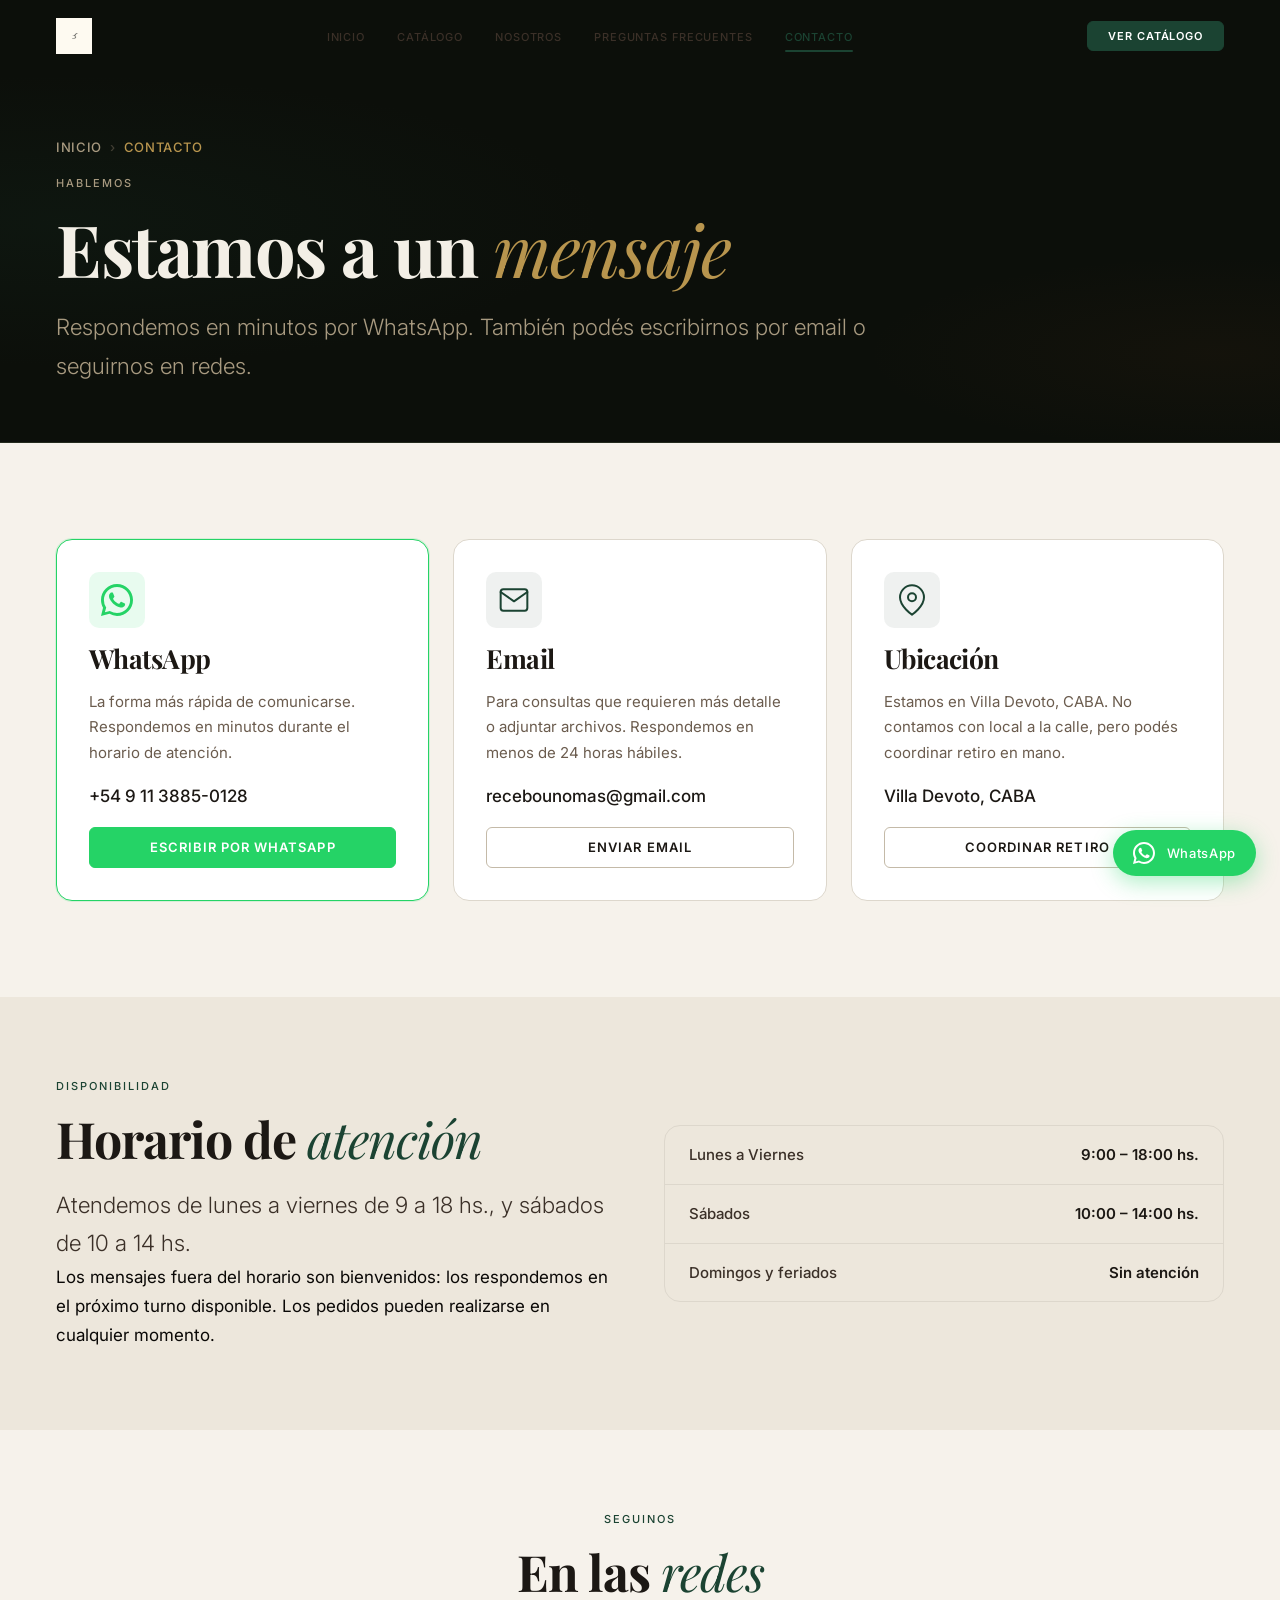
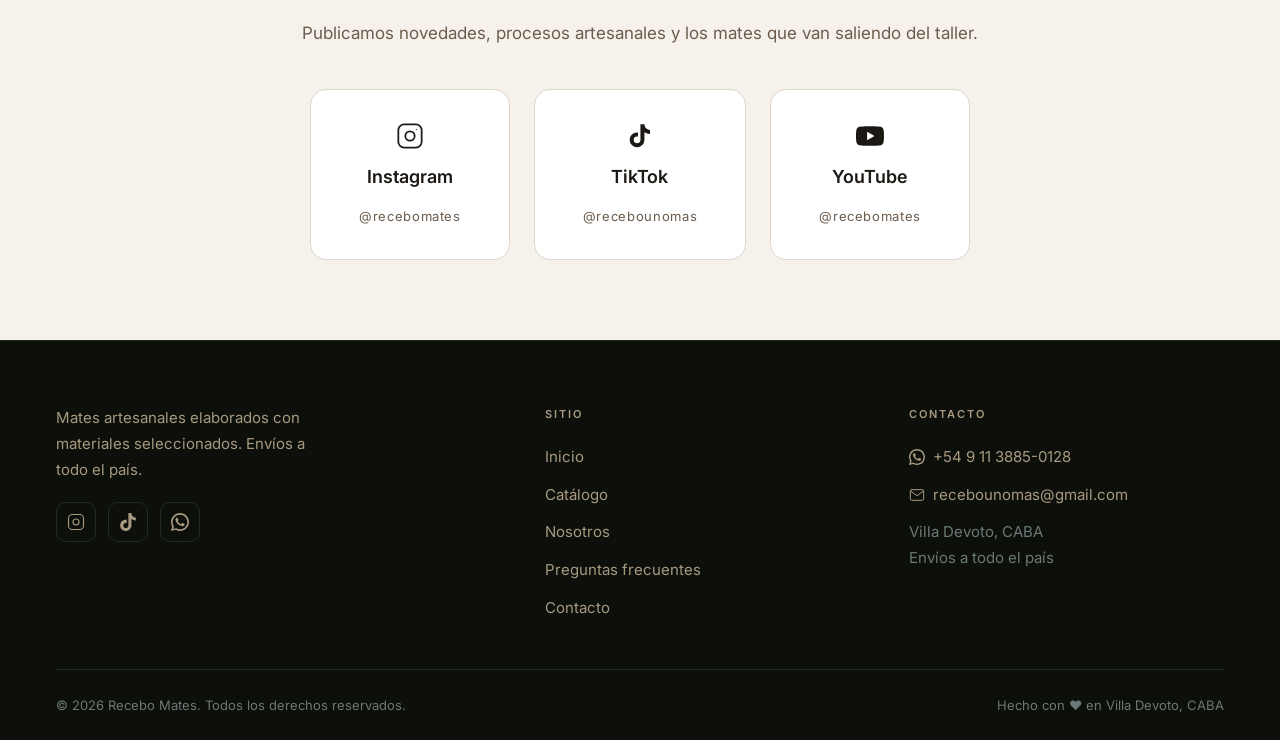
<file: contacto.html>
﻿<!DOCTYPE html>
<html lang="es">
<head>
  <meta charset="UTF-8" />
  <meta name="viewport" content="width=device-width, initial-scale=1.0" />
  <title>Contacto — Recebo Mates</title>
  <meta name="description" content="Contactate con Recebo Mates por WhatsApp, email o redes sociales. Respondemos en minutos. Villa Devoto, CABA." />
  <link rel="canonical" href="https://recebomates.com.ar/contacto.html" />
  <meta property="og:title"       content="Contacto — Recebo Mates" />
  <meta property="og:description" content="Escribinos por WhatsApp y te respondemos en minutos." />
  <meta property="og:type"        content="website" />
  <link rel="icon" href="assets/icons/favicon.jpg" type="image/jpeg" />
  <link rel="shortcut icon" href="assets/icons/favicon.jpg" type="image/jpeg" />
  <link rel="preconnect" href="https://fonts.googleapis.com" />
  <link rel="preconnect" href="https://fonts.gstatic.com" crossorigin />
  <link href="https://fonts.googleapis.com/css2?family=Caveat:wght@500&family=Inter:wght@300;400;500;600&family=Playfair+Display:ital,wght@0,700;0,900;1,400;1,700;1,900&display=swap" rel="stylesheet" />
  <link rel="stylesheet" href="css/tokens.css" />
  <link rel="stylesheet" href="css/base.css" />
  <link rel="stylesheet" href="css/animations.css" />
  <link rel="stylesheet" href="css/components.css" />
  <link rel="stylesheet" href="css/pages/contacto.css" />
</head>
<body>

  <a href="#main" class="skip-link">Saltar al contenido principal</a>

  <header>
    <nav id="siteNav" class="site-nav" aria-label="Navegación principal">
      <div class="nav-container">
        <a href="index.html" class="nav-logo" aria-label="Recebo Mates — Ir al inicio"><img src="img/logo-recebo.jpg" alt="Recebo Mates" class="nav-logo__img" width="40" height="40" /></a>
        <ul class="nav-links" role="list" aria-label="Menú principal">
          <li><a href="index.html"    class="nav-link">Inicio</a></li>
          <li><a href="catalogo.html" class="nav-link">Catálogo</a></li>
          <li><a href="nosotros.html" class="nav-link">Nosotros</a></li>
          <li><a href="faq.html"      class="nav-link">Preguntas Frecuentes</a></li>
          <li><a href="contacto.html" class="nav-link">Contacto</a></li>
        </ul>
        <div class="nav-actions">
          <a href="catalogo.html" class="btn btn--primary btn--sm" id="navCtaDesktop">Ver catálogo</a>
          <button id="navBurger" class="nav-burger" aria-label="Abrir menú de navegación" aria-expanded="false" aria-controls="mobileMenu">
            <span class="burger-bar" aria-hidden="true"></span>
            <span class="burger-bar" aria-hidden="true"></span>
            <span class="burger-bar" aria-hidden="true"></span>
          </button>
        </div>
      </div>
    </nav>
  </header>

  <div id="mobileMenu" class="mobile-menu" role="dialog" aria-modal="true" aria-label="Menú de navegación" aria-hidden="true">
    <div class="mobile-menu__inner">
      <nav class="mobile-nav" aria-label="Navegación mobile">
        <a href="index.html"    class="mobile-nav__link">Inicio</a>
        <a href="catalogo.html" class="mobile-nav__link">Catálogo</a>
        <a href="nosotros.html" class="mobile-nav__link">Nosotros</a>
        <a href="faq.html"      class="mobile-nav__link">Preguntas Frecuentes</a>
        <a href="contacto.html" class="mobile-nav__link">Contacto</a>
      </nav>
      <div class="mobile-menu__footer">
        <a href="https://wa.me/5491138850128?text=Hola%2C%20quiero%20contactarme%20con%20Recebo" class="mobile-menu__wa" target="_blank" rel="noopener noreferrer" id="mobileMenuWa">
          <svg width="18" height="18" viewBox="0 0 24 24" fill="currentColor" aria-hidden="true"><path d="M17.472 14.382c-.297-.149-1.758-.867-2.03-.967-.273-.099-.471-.148-.67.15-.197.297-.767.966-.94 1.164-.173.199-.347.223-.644.075-.297-.15-1.255-.463-2.39-1.475-.883-.788-1.48-1.761-1.653-2.059-.173-.297-.018-.458.13-.606.134-.133.298-.347.446-.52.149-.174.198-.298.298-.497.099-.198.05-.371-.025-.52-.075-.149-.669-1.612-.916-2.207-.242-.579-.487-.5-.669-.51-.173-.008-.371-.01-.57-.01-.198 0-.52.074-.792.372-.272.297-1.04 1.016-1.04 2.479 0 1.462 1.065 2.875 1.213 3.074.149.198 2.096 3.2 5.077 4.487.709.306 1.262.489 1.694.625.712.227 1.36.195 1.871.118.571-.085 1.758-.719 2.006-1.413.248-.694.248-1.289.173-1.413-.074-.124-.272-.198-.57-.347zM12 0C5.373 0 0 5.373 0 12c0 2.123.557 4.112 1.528 5.835L0 24l6.335-1.652A11.954 11.954 0 0 0 12 24c6.627 0 12-5.373 12-12S18.627 0 12 0zm0 21.818a9.823 9.823 0 0 1-5.001-1.364l-.359-.214-3.722.97.994-3.62-.234-.374A9.785 9.785 0 0 1 2.182 12C2.182 6.57 6.57 2.182 12 2.182c5.43 0 9.818 4.388 9.818 9.818 0 5.43-4.388 9.818-9.818 9.818z"/></svg>
          Escribinos por WhatsApp
        </a>
        <div class="mobile-menu__social" aria-label="Redes sociales">
          <a href="https://www.instagram.com/recebo_mates?igsh=dWdzd293NzM0M2E3" target="_blank" rel="noopener noreferrer" aria-label="Instagram" id="mobileMenuIg"><svg width="22" height="22" viewBox="0 0 24 24" fill="none" stroke="currentColor" stroke-width="1.5" stroke-linecap="round" stroke-linejoin="round" aria-hidden="true"><rect x="2" y="2" width="20" height="20" rx="5"/><circle cx="12" cy="12" r="4"/><circle cx="17.5" cy="6.5" r="0.5" fill="currentColor" stroke="none"/></svg></a>
          <a href="https://www.tiktok.com/@recebounomas?_r=1&_t=ZS-97rgONleESt" target="_blank" rel="noopener noreferrer" aria-label="TikTok" id="mobileMenuTt"><svg width="22" height="22" viewBox="0 0 24 24" fill="currentColor" aria-hidden="true"><path d="M22 12c0-5.523-4.477-10-10-10S2 6.477 2 12c0 4.991 3.657 9.128 8.438 9.878v-6.987h-2.54V12h2.54V9.797c0-2.506 1.492-3.89 3.777-3.89 1.094 0 2.238.195 2.238.195v2.46h-1.26c-1.243 0-1.63.771-1.63 1.562V12h2.773l-.443 2.89h-2.33v6.988C18.343 21.128 22 16.991 22 12z"/></svg></a>
        </div>
      </div>
    </div>
  </div>

  <main id="main">

    <!-- PAGE HERO -->
    <section class="page-hero" aria-labelledby="contactoTitle">
      <div class="container page-hero__inner">
        <nav class="breadcrumb" aria-label="Migas de pan">
          <a href="index.html" class="breadcrumb__link">Inicio</a>
          <span class="breadcrumb__sep" aria-hidden="true">›</span>
          <span class="breadcrumb__current" aria-current="page">Contacto</span>
        </nav>
        <span class="eyebrow eyebrow--light">Hablemos</span>
        <h1 class="page-hero__title" id="contactoTitle">Estamos a un <em>mensaje</em></h1>
        <p class="page-hero__desc">
          Respondemos en minutos por WhatsApp. También podés escribirnos por email o seguirnos en redes.
        </p>
      </div>
    </section>

    <!-- CANALES DE CONTACTO -->
    <section class="section-xl" id="canales" aria-labelledby="canalesTitle">
      <div class="container">
        <h2 class="sr-only" id="canalesTitle">Canales de contacto</h2>
        <ul class="contact-grid stagger" role="list">

          <!-- WhatsApp -->
          <li class="contact-card contact-card--featured">
            <div class="contact-card__icon" aria-hidden="true">
              <svg width="32" height="32" viewBox="0 0 24 24" fill="currentColor"><path d="M17.472 14.382c-.297-.149-1.758-.867-2.03-.967-.273-.099-.471-.148-.67.15-.197.297-.767.966-.94 1.164-.173.199-.347.223-.644.075-.297-.15-1.255-.463-2.39-1.475-.883-.788-1.48-1.761-1.653-2.059-.173-.297-.018-.458.13-.606.134-.133.298-.347.446-.52.149-.174.198-.298.298-.497.099-.198.05-.371-.025-.52-.075-.149-.669-1.612-.916-2.207-.242-.579-.487-.5-.669-.51-.173-.008-.371-.01-.57-.01-.198 0-.52.074-.792.372-.272.297-1.04 1.016-1.04 2.479 0 1.462 1.065 2.875 1.213 3.074.149.198 2.096 3.2 5.077 4.487.709.306 1.262.489 1.694.625.712.227 1.36.195 1.871.118.571-.085 1.758-.719 2.006-1.413.248-.694.248-1.289.173-1.413-.074-.124-.272-.198-.57-.347zM12 0C5.373 0 0 5.373 0 12c0 2.123.557 4.112 1.528 5.835L0 24l6.335-1.652A11.954 11.954 0 0 0 12 24c6.627 0 12-5.373 12-12S18.627 0 12 0zm0 21.818a9.823 9.823 0 0 1-5.001-1.364l-.359-.214-3.722.97.994-3.62-.234-.374A9.785 9.785 0 0 1 2.182 12C2.182 6.57 6.57 2.182 12 2.182c5.43 0 9.818 4.388 9.818 9.818 0 5.43-4.388 9.818-9.818 9.818z"/></svg>
            </div>
            <h3 class="contact-card__title">WhatsApp</h3>
            <p class="contact-card__desc">La forma más rápida de comunicarse. Respondemos en minutos durante el horario de atención.</p>
            <p class="contact-card__detail">+54 9 11 3885-0128</p>
            <a href="https://wa.me/5491138850128?text=Hola%2C%20quiero%20consultar%20sobre%20los%20mates" class="btn btn--whatsapp btn--full" target="_blank" rel="noopener noreferrer" id="contactWaBtn">
              Escribir por WhatsApp
            </a>
          </li>

          <!-- Email -->
          <li class="contact-card">
            <div class="contact-card__icon" aria-hidden="true">
              <svg width="32" height="32" viewBox="0 0 24 24" fill="none" stroke="currentColor" stroke-width="1.5" stroke-linecap="round" stroke-linejoin="round"><path d="M4 4h16c1.1 0 2 .9 2 2v12c0 1.1-.9 2-2 2H4c-1.1 0-2-.9-2-2V6c0-1.1.9-2 2-2z"/><polyline points="22,6 12,13 2,6"/></svg>
            </div>
            <h3 class="contact-card__title">Email</h3>
            <p class="contact-card__desc">Para consultas que requieren más detalle o adjuntar archivos. Respondemos en menos de 24 horas hábiles.</p>
            <p class="contact-card__detail">recebounomas@gmail.com</p>
            <a href="mailto:recebounomas@gmail.com" class="btn btn--ghost btn--full" id="contactEmailBtn">
              Enviar email
            </a>
          </li>

          <!-- Ubicación -->
          <li class="contact-card">
            <div class="contact-card__icon" aria-hidden="true">
              <svg width="32" height="32" viewBox="0 0 24 24" fill="none" stroke="currentColor" stroke-width="1.5" stroke-linecap="round" stroke-linejoin="round"><path d="M21 10c0 7-9 13-9 13s-9-6-9-13a9 9 0 0 1 18 0z"/><circle cx="12" cy="10" r="3"/></svg>
            </div>
            <h3 class="contact-card__title">Ubicación</h3>
            <p class="contact-card__desc">Estamos en Villa Devoto, CABA. No contamos con local a la calle, pero podés coordinar retiro en mano.</p>
            <p class="contact-card__detail">Villa Devoto, CABA</p>
            <a href="contacto.html#canales" class="btn btn--ghost btn--full" id="contactLocationBtn">
              Coordinar retiro
            </a>
          </li>

        </ul>
      </div>
    </section>

    <!-- HORARIOS -->
    <section class="section-lg section--alt" id="horarios" aria-labelledby="horariosTitle">
      <div class="container">
        <div class="contact-hours reveal">
          <div class="contact-hours__text">
            <span class="eyebrow eyebrow--green">Disponibilidad</span>
            <h2 id="horariosTitle">Horario de <em>atención</em></h2>
            <p class="lead">Atendemos de lunes a viernes de 9 a 18 hs., y sábados de 10 a 14 hs.</p>
            <p>Los mensajes fuera del horario son bienvenidos: los respondemos en el próximo turno disponible. Los pedidos pueden realizarse en cualquier momento.</p>
          </div>
          <div class="contact-hours__schedule" aria-label="Horario detallado">
            <div class="contact-hours__row">
              <span class="contact-hours__day">Lunes a Viernes</span>
              <span class="contact-hours__time">9:00 – 18:00 hs.</span>
            </div>
            <div class="contact-hours__row">
              <span class="contact-hours__day">Sábados</span>
              <span class="contact-hours__time">10:00 – 14:00 hs.</span>
            </div>
            <div class="contact-hours__row">
              <span class="contact-hours__day">Domingos y feriados</span>
              <span class="contact-hours__time">Sin atención</span>
            </div>
          </div>
        </div>
      </div>
    </section>

    <!-- REDES SOCIALES -->
    <section class="section-lg" id="redes" aria-labelledby="redesTitle">
      <div class="container text-center">
        <span class="eyebrow eyebrow--accent reveal">Seguinos</span>
        <h2 class="reveal" id="redesTitle" style="margin-block:var(--space-4) var(--space-5);">En las <em>redes</em></h2>
        <p class="reveal" style="margin-inline:auto;margin-bottom:var(--space-10);color:var(--color-text-3);">
          Publicamos novedades, procesos artesanales y los mates que van saliendo del taller.
        </p>
        <div class="contact-social stagger">
          <a href="https://www.instagram.com/recebomates" class="contact-social__card" target="_blank" rel="noopener noreferrer" id="contactIg">
            <svg width="28" height="28" viewBox="0 0 24 24" fill="none" stroke="currentColor" stroke-width="1.5" stroke-linecap="round" stroke-linejoin="round" aria-hidden="true"><rect x="2" y="2" width="20" height="20" rx="5"/><circle cx="12" cy="12" r="4"/><circle cx="17.5" cy="6.5" r="0.5" fill="currentColor" stroke="none"/></svg>
            <span class="contact-social__name">Instagram</span>
            <span class="contact-social__handle">@recebomates</span>
          </a>
          <a href="https://www.tiktok.com/@recebounomas" class="contact-social__card" target="_blank" rel="noopener noreferrer" id="contactTt">
            <svg width="28" height="28" viewBox="0 0 24 24" fill="currentColor" aria-hidden="true"><path d="M19.59 6.69a4.83 4.83 0 0 1-3.77-4.25V2h-3.45v13.67a2.89 2.89 0 0 1-2.88 2.5 2.89 2.89 0 0 1-2.89-2.89 2.89 2.89 0 0 1 2.89-2.89c.28 0 .54.04.79.1V9.01a6.33 6.33 0 0 0-.79-.05 6.34 6.34 0 0 0-6.34 6.34 6.34 6.34 0 0 0 6.34 6.34 6.34 6.34 0 0 0 6.33-6.34V8.73a8.22 8.22 0 0 0 4.79 1.52V6.78a4.85 4.85 0 0 1-1.02-.09z"/></svg>
            <span class="contact-social__name">TikTok</span>
            <span class="contact-social__handle">@recebounomas</span>
          </a>
          <a href="https://youtube.com/@recebomates" class="contact-social__card" target="_blank" rel="noopener noreferrer" id="contactYt">
            <svg width="28" height="28" viewBox="0 0 24 24" fill="currentColor" aria-hidden="true"><path d="M23.498 6.186a3.016 3.016 0 0 0-2.122-2.136C19.505 3.545 12 3.545 12 3.545s-7.505 0-9.377.505A3.017 3.017 0 0 0 .502 6.186C0 8.07 0 12 0 12s0 3.93.502 5.814a3.016 3.016 0 0 0 2.122 2.136c1.871.505 9.376.505 9.376.505s7.505 0 9.377-.505a3.015 3.015 0 0 0 2.122-2.136C24 15.93 24 12 24 12s0-3.93-.502-5.814zM9.545 15.568V8.432L15.818 12l-6.273 3.568z"/></svg>
            <span class="contact-social__name">YouTube</span>
            <span class="contact-social__handle">@recebomates</span>
          </a>
        </div>
      </div>
    </section>

  </main>

  <footer class="site-footer" role="contentinfo">
    <div class="footer-container">
      <div class="footer-grid">
        <div class="footer-brand">
          
          <p class="footer-tagline">Mates artesanales elaborados con materiales seleccionados. Envíos a todo el país.</p>
          <nav class="footer-social" aria-label="Redes sociales">
            <a href="https://www.instagram.com/recebo_mates?igsh=dWdzd293NzM0M2E3" class="footer-social__link" target="_blank" rel="noopener noreferrer" aria-label="Instagram" id="footerIg"><svg width="18" height="18" viewBox="0 0 24 24" fill="none" stroke="currentColor" stroke-width="1.5" stroke-linecap="round" stroke-linejoin="round" aria-hidden="true"><rect x="2" y="2" width="20" height="20" rx="5"/><circle cx="12" cy="12" r="4"/><circle cx="17.5" cy="6.5" r="0.5" fill="currentColor" stroke="none"/></svg></a>
            <a href="https://www.tiktok.com/@recebounomas?_r=1&_t=ZS-97rgONleESt" class="footer-social__link" target="_blank" rel="noopener noreferrer" aria-label="TikTok" id="footerTt"><svg width="18" height="18" viewBox="0 0 24 24" fill="currentColor" aria-hidden="true"><path d="M12.525.02c1.31-.02 2.61-.01 3.91-.02.08 1.53.63 3.09 1.75 4.17 1.12 1.11 2.7 1.62 4.24 1.79v4.03c-1.44-.05-2.89-.35-4.2-.97-.57-.26-1.1-.59-1.62-.93-.01 2.92.01 5.84-.02 8.75-.08 1.4-.54 2.79-1.35 3.94-1.31 1.92-3.58 3.17-5.91 3.21-1.43.08-2.86-.31-4.08-1.03-2.02-1.19-3.44-3.37-3.65-5.71-.02-.5-.03-1-.01-1.49.18-1.9 1.12-3.72 2.58-4.96 1.66-1.44 3.98-2.13 6.15-1.72.02 1.48-.04 2.96-.04 4.44-.99-.32-2.15-.23-3.02.37-.63.41-1.11 1.04-1.36 1.75-.21.51-.15 1.07-.14 1.61.24 1.64 1.82 3.02 3.5 2.87 1.12-.01 2.19-.66 2.77-1.61.19-.33.4-.67.41-1.06.1-1.79.06-3.57.07-5.36.01-4.03-.01-8.05.02-12.07z"/></svg></a>
            <a href="https://wa.me/5491138850128" class="footer-social__link" target="_blank" rel="noopener noreferrer" aria-label="WhatsApp" id="footerWa"><svg width="18" height="18" viewBox="0 0 24 24" fill="currentColor" aria-hidden="true"><path d="M17.472 14.382c-.297-.149-1.758-.867-2.03-.967-.273-.099-.471-.148-.67.15-.197.297-.767.966-.94 1.164-.173.199-.347.223-.644.075-.297-.15-1.255-.463-2.39-1.475-.883-.788-1.48-1.761-1.653-2.059-.173-.297-.018-.458.13-.606.134-.133.298-.347.446-.52.149-.174.198-.298.298-.497.099-.198.05-.371-.025-.52-.075-.149-.669-1.612-.916-2.207-.242-.579-.487-.5-.669-.51-.173-.008-.371-.01-.57-.01-.198 0-.52.074-.792.372-.272.297-1.04 1.016-1.04 2.479 0 1.462 1.065 2.875 1.213 3.074.149.198 2.096 3.2 5.077 4.487.709.306 1.262.489 1.694.625.712.227 1.36.195 1.871.118.571-.085 1.758-.719 2.006-1.413.248-.694.248-1.289.173-1.413-.074-.124-.272-.198-.57-.347zM12 0C5.373 0 0 5.373 0 12c0 2.123.557 4.112 1.528 5.835L0 24l6.335-1.652A11.954 11.954 0 0 0 12 24c6.627 0 12-5.373 12-12S18.627 0 12 0zm0 21.818a9.823 9.823 0 0 1-5.001-1.364l-.359-.214-3.722.97.994-3.62-.234-.374A9.785 9.785 0 0 1 2.182 12C2.182 6.57 6.57 2.182 12 2.182c5.43 0 9.818 4.388 9.818 9.818 0 5.43-4.388 9.818-9.818 9.818z"/></svg></a>
          </nav>
        </div>
        <nav class="footer-nav" aria-label="Secciones del sitio">
          <p class="footer-nav__title">Sitio</p>
          <a href="index.html"    class="footer-nav__link">Inicio</a>
          <a href="catalogo.html" class="footer-nav__link">Catálogo</a>
          <a href="nosotros.html" class="footer-nav__link">Nosotros</a>
          <a href="faq.html"      class="footer-nav__link">Preguntas frecuentes</a>
          <a href="contacto.html" class="footer-nav__link">Contacto</a>
        </nav>
        <div class="footer-contact" aria-label="Información de contacto">
          <p class="footer-nav__title">Contacto</p>
          <a href="https://wa.me/5491138850128" class="footer-contact__link" target="_blank" rel="noopener noreferrer" id="footerContactWa"><svg width="16" height="16" viewBox="0 0 24 24" fill="currentColor" aria-hidden="true"><path d="M17.472 14.382c-.297-.149-1.758-.867-2.03-.967-.273-.099-.471-.148-.67.15-.197.297-.767.966-.94 1.164-.173.199-.347.223-.644.075-.297-.15-1.255-.463-2.39-1.475-.883-.788-1.48-1.761-1.653-2.059-.173-.297-.018-.458.13-.606.134-.133.298-.347.446-.52.149-.174.198-.298.298-.497.099-.198.05-.371-.025-.52-.075-.149-.669-1.612-.916-2.207-.242-.579-.487-.5-.669-.51-.173-.008-.371-.01-.57-.01-.198 0-.52.074-.792.372-.272.297-1.04 1.016-1.04 2.479 0 1.462 1.065 2.875 1.213 3.074.149.198 2.096 3.2 5.077 4.487.709.306 1.262.489 1.694.625.712.227 1.36.195 1.871.118.571-.085 1.758-.719 2.006-1.413.248-.694.248-1.289.173-1.413-.074-.124-.272-.198-.57-.347zM12 0C5.373 0 0 5.373 0 12c0 2.123.557 4.112 1.528 5.835L0 24l6.335-1.652A11.954 11.954 0 0 0 12 24c6.627 0 12-5.373 12-12S18.627 0 12 0zm0 21.818a9.823 9.823 0 0 1-5.001-1.364l-.359-.214-3.722.97.994-3.62-.234-.374A9.785 9.785 0 0 1 2.182 12C2.182 6.57 6.57 2.182 12 2.182c5.43 0 9.818 4.388 9.818 9.818 0 5.43-4.388 9.818-9.818 9.818z"/></svg>+54 9 11 3885-0128</a>
          <a href="mailto:recebounomas@gmail.com" class="footer-contact__link" id="footerContactEmail"><svg width="16" height="16" viewBox="0 0 24 24" fill="none" stroke="currentColor" stroke-width="1.5" stroke-linecap="round" stroke-linejoin="round" aria-hidden="true"><path d="M4 4h16c1.1 0 2 .9 2 2v12c0 1.1-.9 2-2 2H4c-1.1 0-2-.9-2-2V6c0-1.1.9-2 2-2z"/><polyline points="22,6 12,13 2,6"/></svg>recebounomas@gmail.com</a>
          <p class="footer-contact__info">Villa Devoto, CABA<br>Envíos a todo el país</p>
        </div>
      </div>
      <div class="footer-legal">
        <span>© <span id="footerYear"></span> Recebo Mates. Todos los derechos reservados.</span>
        <span>Hecho con ♥ en Villa Devoto, CABA</span>
      </div>
    </div>
  </footer>

  <a href="https://wa.me/5491138850128?text=Hola%2C%20quiero%20consultar%20sobre%20los%20mates" class="wa-float" target="_blank" rel="noopener noreferrer" aria-label="Contactar por WhatsApp" id="waFloat">
    <svg class="wa-float__icon" viewBox="0 0 24 24" fill="currentColor" aria-hidden="true"><path d="M17.472 14.382c-.297-.149-1.758-.867-2.03-.967-.273-.099-.471-.148-.67.15-.197.297-.767.966-.94 1.164-.173.199-.347.223-.644.075-.297-.15-1.255-.463-2.39-1.475-.883-.788-1.48-1.761-1.653-2.059-.173-.297-.018-.458.13-.606.134-.133.298-.347.446-.52.149-.174.198-.298.298-.497.099-.198.05-.371-.025-.52-.075-.149-.669-1.612-.916-2.207-.242-.579-.487-.5-.669-.51-.173-.008-.371-.01-.57-.01-.198 0-.52.074-.792.372-.272.297-1.04 1.016-1.04 2.479 0 1.462 1.065 2.875 1.213 3.074.149.198 2.096 3.2 5.077 4.487.709.306 1.262.489 1.694.625.712.227 1.36.195 1.871.118.571-.085 1.758-.719 2.006-1.413.248-.694.248-1.289.173-1.413-.074-.124-.272-.198-.57-.347zM12 0C5.373 0 0 5.373 0 12c0 2.123.557 4.112 1.528 5.835L0 24l6.335-1.652A11.954 11.954 0 0 0 12 24c6.627 0 12-5.373 12-12S18.627 0 12 0zm0 21.818a9.823 9.823 0 0 1-5.001-1.364l-.359-.214-3.722.97.994-3.62-.234-.374A9.785 9.785 0 0 1 2.182 12C2.182 6.57 6.57 2.182 12 2.182c5.43 0 9.818 4.388 9.818 9.818 0 5.43-4.388 9.818-9.818 9.818z"/></svg>
    <span class="wa-float__text">WhatsApp</span>
  </a>

  <script src="js/core.js"></script>
  <script src="js/animations.js"></script>
</body>
</html>
</file>
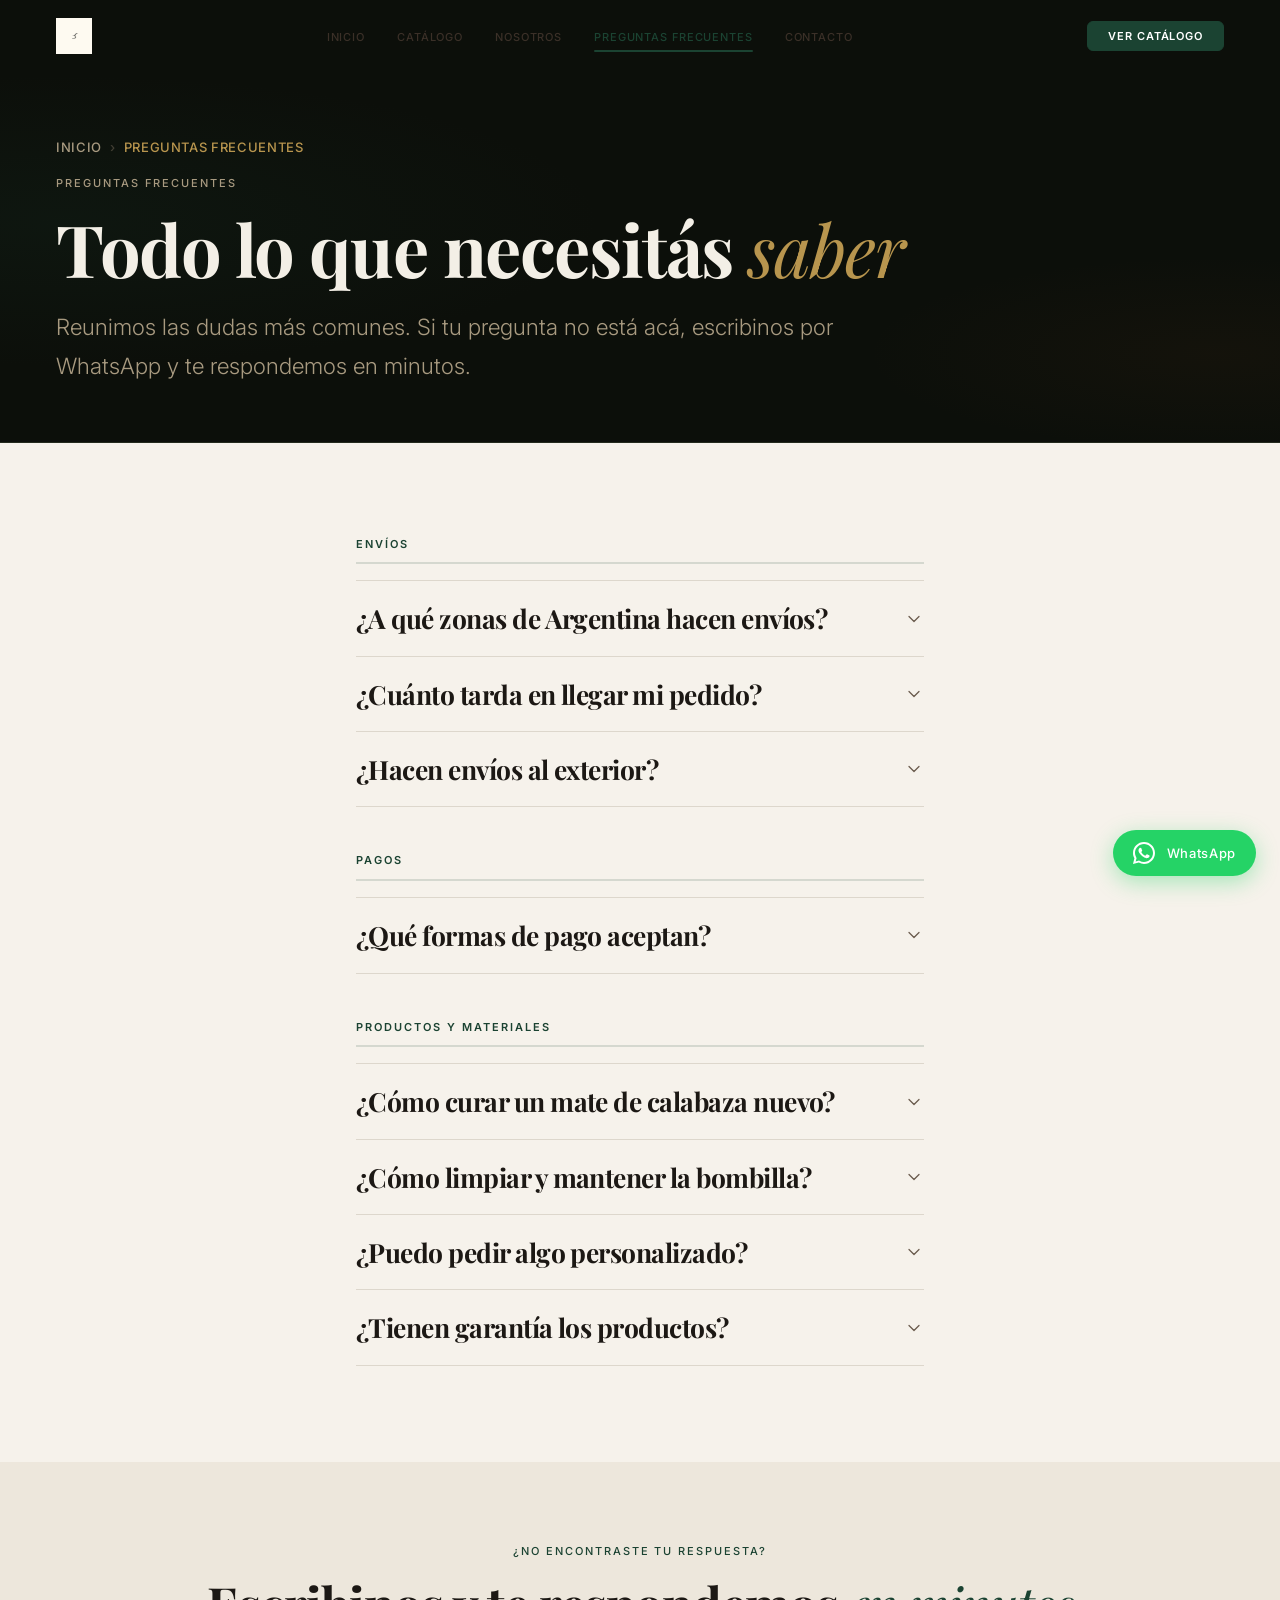
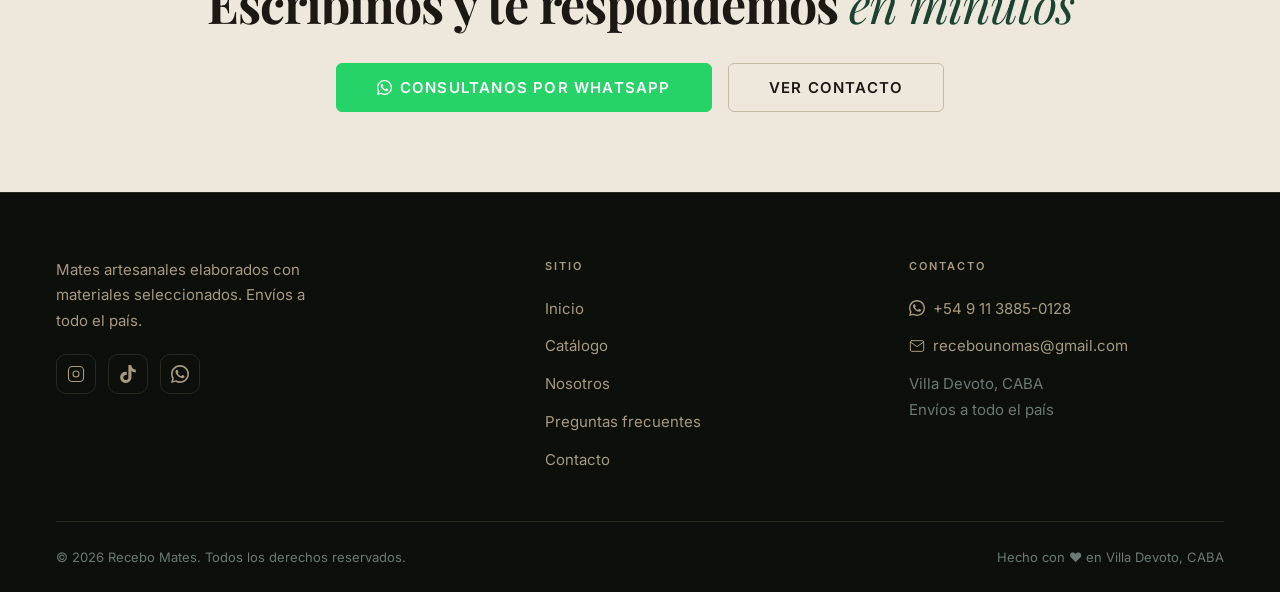
<file: faq.html>
﻿<!DOCTYPE html>
<html lang="es">
<head>
  <meta charset="UTF-8" />
  <meta name="viewport" content="width=device-width, initial-scale=1.0" />
  <title>Preguntas Frecuentes — Recebo Mates</title>
  <meta name="description" content="Respondemos todas tus dudas sobre mates artesanales Recebo: envíos, pagos, curado de calabaza, bombillas y más." />
  <link rel="canonical" href="https://recebomates.com.ar/faq.html" />
  <meta property="og:title"       content="Preguntas Frecuentes — Recebo Mates" />
  <meta property="og:description" content="Todo lo que necesitás saber sobre nuestros mates artesanales." />
  <meta property="og:type"        content="website" />
  <link rel="icon" href="assets/icons/favicon.jpg" type="image/jpeg" />
  <link rel="shortcut icon" href="assets/icons/favicon.jpg" type="image/jpeg" />
  <link rel="preconnect" href="https://fonts.googleapis.com" />
  <link rel="preconnect" href="https://fonts.gstatic.com" crossorigin />
  <link href="https://fonts.googleapis.com/css2?family=Caveat:wght@500&family=Inter:wght@300;400;500;600&family=Playfair+Display:ital,wght@0,700;0,900;1,400;1,700;1,900&display=swap" rel="stylesheet" />
  <link rel="stylesheet" href="css/tokens.css" />
  <link rel="stylesheet" href="css/base.css" />
  <link rel="stylesheet" href="css/animations.css" />
  <link rel="stylesheet" href="css/components.css" />
  <link rel="stylesheet" href="css/pages/faq.css" />
</head>
<body>

  <a href="#main" class="skip-link">Saltar al contenido principal</a>

  <header>
    <nav id="siteNav" class="site-nav" aria-label="Navegación principal">
      <div class="nav-container">
        <a href="index.html" class="nav-logo" aria-label="Recebo Mates — Ir al inicio"><img src="img/logo-recebo.jpg" alt="Recebo Mates" class="nav-logo__img" width="40" height="40" /></a>
        <ul class="nav-links" role="list" aria-label="Menú principal">
          <li><a href="index.html"    class="nav-link">Inicio</a></li>
          <li><a href="catalogo.html" class="nav-link">Catálogo</a></li>
          <li><a href="nosotros.html" class="nav-link">Nosotros</a></li>
          <li><a href="faq.html"      class="nav-link">Preguntas Frecuentes</a></li>
          <li><a href="contacto.html" class="nav-link">Contacto</a></li>
        </ul>
        <div class="nav-actions">
          <a href="catalogo.html" class="btn btn--primary btn--sm" id="navCtaDesktop">Ver catálogo</a>
          <button id="navBurger" class="nav-burger" aria-label="Abrir menú de navegación" aria-expanded="false" aria-controls="mobileMenu">
            <span class="burger-bar" aria-hidden="true"></span>
            <span class="burger-bar" aria-hidden="true"></span>
            <span class="burger-bar" aria-hidden="true"></span>
          </button>
        </div>
      </div>
    </nav>
  </header>

  <div id="mobileMenu" class="mobile-menu" role="dialog" aria-modal="true" aria-label="Menú de navegación" aria-hidden="true">
    <div class="mobile-menu__inner">
      <nav class="mobile-nav" aria-label="Navegación mobile">
        <a href="index.html"    class="mobile-nav__link">Inicio</a>
        <a href="catalogo.html" class="mobile-nav__link">Catálogo</a>
        <a href="nosotros.html" class="mobile-nav__link">Nosotros</a>
        <a href="faq.html"      class="mobile-nav__link">Preguntas Frecuentes</a>
        <a href="contacto.html" class="mobile-nav__link">Contacto</a>
      </nav>
      <div class="mobile-menu__footer">
        <a href="https://wa.me/5491138850128?text=Hola%2C%20tengo%20una%20consulta" class="mobile-menu__wa" target="_blank" rel="noopener noreferrer" id="mobileMenuWa">
          <svg width="18" height="18" viewBox="0 0 24 24" fill="currentColor" aria-hidden="true"><path d="M17.472 14.382c-.297-.149-1.758-.867-2.03-.967-.273-.099-.471-.148-.67.15-.197.297-.767.966-.94 1.164-.173.199-.347.223-.644.075-.297-.15-1.255-.463-2.39-1.475-.883-.788-1.48-1.761-1.653-2.059-.173-.297-.018-.458.13-.606.134-.133.298-.347.446-.52.149-.174.198-.298.298-.497.099-.198.05-.371-.025-.52-.075-.149-.669-1.612-.916-2.207-.242-.579-.487-.5-.669-.51-.173-.008-.371-.01-.57-.01-.198 0-.52.074-.792.372-.272.297-1.04 1.016-1.04 2.479 0 1.462 1.065 2.875 1.213 3.074.149.198 2.096 3.2 5.077 4.487.709.306 1.262.489 1.694.625.712.227 1.36.195 1.871.118.571-.085 1.758-.719 2.006-1.413.248-.694.248-1.289.173-1.413-.074-.124-.272-.198-.57-.347zM12 0C5.373 0 0 5.373 0 12c0 2.123.557 4.112 1.528 5.835L0 24l6.335-1.652A11.954 11.954 0 0 0 12 24c6.627 0 12-5.373 12-12S18.627 0 12 0zm0 21.818a9.823 9.823 0 0 1-5.001-1.364l-.359-.214-3.722.97.994-3.62-.234-.374A9.785 9.785 0 0 1 2.182 12C2.182 6.57 6.57 2.182 12 2.182c5.43 0 9.818 4.388 9.818 9.818 0 5.43-4.388 9.818-9.818 9.818z"/></svg>
          Escribinos por WhatsApp
        </a>
        <div class="mobile-menu__social" aria-label="Redes sociales">
          <a href="https://www.instagram.com/recebo_mates?igsh=dWdzd293NzM0M2E3" target="_blank" rel="noopener noreferrer" aria-label="Instagram" id="mobileMenuIg"><svg width="22" height="22" viewBox="0 0 24 24" fill="none" stroke="currentColor" stroke-width="1.5" stroke-linecap="round" stroke-linejoin="round" aria-hidden="true"><rect x="2" y="2" width="20" height="20" rx="5"/><circle cx="12" cy="12" r="4"/><circle cx="17.5" cy="6.5" r="0.5" fill="currentColor" stroke="none"/></svg></a>
          <a href="https://www.tiktok.com/@recebounomas?_r=1&_t=ZS-97rgONleESt" target="_blank" rel="noopener noreferrer" aria-label="TikTok" id="mobileMenuTt"><svg width="22" height="22" viewBox="0 0 24 24" fill="currentColor" aria-hidden="true"><path d="M22 12c0-5.523-4.477-10-10-10S2 6.477 2 12c0 4.991 3.657 9.128 8.438 9.878v-6.987h-2.54V12h2.54V9.797c0-2.506 1.492-3.89 3.777-3.89 1.094 0 2.238.195 2.238.195v2.46h-1.26c-1.243 0-1.63.771-1.63 1.562V12h2.773l-.443 2.89h-2.33v6.988C18.343 21.128 22 16.991 22 12z"/></svg></a>
        </div>
      </div>
    </div>
  </div>

  <main id="main">

    <!-- PAGE HERO -->
    <section class="page-hero" aria-labelledby="faqTitle">
      <div class="container page-hero__inner">
        <nav class="breadcrumb" aria-label="Migas de pan">
          <a href="index.html" class="breadcrumb__link">Inicio</a>
          <span class="breadcrumb__sep" aria-hidden="true">›</span>
          <span class="breadcrumb__current" aria-current="page">Preguntas Frecuentes</span>
        </nav>
        <span class="eyebrow eyebrow--light">Preguntas frecuentes</span>
        <h1 class="page-hero__title" id="faqTitle">Todo lo que necesitás <em>saber</em></h1>
        <p class="page-hero__desc">
          Reunimos las dudas más comunes. Si tu pregunta no está acá, escribinos por WhatsApp y te respondemos en minutos.
        </p>
      </div>
    </section>

    <!-- FAQ ACCORDION -->
    <section class="section-xl" id="preguntas" aria-labelledby="preguntasTitle">
      <div class="container container--narrow">

        <h2 class="sr-only" id="preguntasTitle">Lista de preguntas frecuentes</h2>

        <!-- Envíos -->
        <div class="faq-group reveal">
          <h2 class="faq-group__title">Envíos</h2>
          <dl class="faq-list">

            <div class="faq-item">
              <dt>
                <button class="faq-question" aria-expanded="false" aria-controls="faq-envios-1" id="faq-envios-1-btn">
                  <span>¿A qué zonas de Argentina hacen envíos?</span>
                  <svg class="faq-icon" viewBox="0 0 24 24" fill="none" stroke="currentColor" stroke-width="1.5" stroke-linecap="round" stroke-linejoin="round" aria-hidden="true"><polyline points="6 9 12 15 18 9"/></svg>
                </button>
              </dt>
              <dd class="faq-answer" id="faq-envios-1" hidden>
                <p>Actualmente las entregas se realizan mediante puntos de encuentro previamente coordinados por WhatsApp. Próximamente incorporaremos envíos por correo a todo el país.</p>
              </dd>
            </div>

            <div class="faq-item">
              <dt>
                <button class="faq-question" aria-expanded="false" aria-controls="faq-envios-2" id="faq-envios-2-btn">
                  <span>¿Cuánto tarda en llegar mi pedido?</span>
                  <svg class="faq-icon" viewBox="0 0 24 24" fill="none" stroke="currentColor" stroke-width="1.5" stroke-linecap="round" stroke-linejoin="round" aria-hidden="true"><polyline points="6 9 12 15 18 9"/></svg>
                </button>
              </dt>
              <dd class="faq-answer" id="faq-envios-2" hidden>
                <p>Cada pedido se coordina directamente por WhatsApp con el comprador. Los tiempos pueden variar según disponibilidad y el punto de encuentro acordado.</p>
              </dd>
            </div>

            <div class="faq-item">
              <dt>
                <button class="faq-question" aria-expanded="false" aria-controls="faq-envios-3" id="faq-envios-3-btn">
                  <span>¿Hacen envíos al exterior?</span>
                  <svg class="faq-icon" viewBox="0 0 24 24" fill="none" stroke="currentColor" stroke-width="1.5" stroke-linecap="round" stroke-linejoin="round" aria-hidden="true"><polyline points="6 9 12 15 18 9"/></svg>
                </button>
              </dt>
              <dd class="faq-answer" id="faq-envios-3" hidden>
                <p>Por el momento solo enviamos dentro de Argentina. Si estás en el exterior y querés un mate Recebo, escribinos por WhatsApp y vemos opciones juntos.</p>
              </dd>
            </div>

          </dl>
        </div>

        <!-- Pagos -->
        <div class="faq-group reveal">
          <h2 class="faq-group__title">Pagos</h2>
          <dl class="faq-list">

            <div class="faq-item">
              <dt>
                <button class="faq-question" aria-expanded="false" aria-controls="faq-pagos-1" id="faq-pagos-1-btn">
                  <span>¿Qué formas de pago aceptan?</span>
                  <svg class="faq-icon" viewBox="0 0 24 24" fill="none" stroke="currentColor" stroke-width="1.5" stroke-linecap="round" stroke-linejoin="round" aria-hidden="true"><polyline points="6 9 12 15 18 9"/></svg>
                </button>
              </dt>
              <dd class="faq-answer" id="faq-pagos-1" hidden>
                <p>Aceptamos Transferencia y Efectivo. Todo se coordina directamente con el comprador por WhatsApp para brindar la mayor seguridad posible.</p>
              </dd>
            </div>

          </dl>
        </div>

        <!-- Productos -->
        <div class="faq-group reveal">
          <h2 class="faq-group__title">Productos y materiales</h2>
          <dl class="faq-list">

            <div class="faq-item">
              <dt>
                <button class="faq-question" aria-expanded="false" aria-controls="faq-prod-1" id="faq-prod-1-btn">
                  <span>¿Cómo curar un mate de calabaza nuevo?</span>
                  <svg class="faq-icon" viewBox="0 0 24 24" fill="none" stroke="currentColor" stroke-width="1.5" stroke-linecap="round" stroke-linejoin="round" aria-hidden="true"><polyline points="6 9 12 15 18 9"/></svg>
                </button>
              </dt>
              <dd class="faq-answer" id="faq-prod-1" hidden>
                <p>Te recomendamos ver este video oficial donde explicamos todo el proceso paso a paso: <a href="https://www.tiktok.com/@recebounomas/video/7625298915448933640?is_from_webapp=1&sender_device=pc&web_id=7584517922887419403" target="_blank" rel="noopener noreferrer" style="color:var(--color-accent);text-decoration:underline;">Ver tutorial de curado</a></p>
              </dd>
            </div>

            <div class="faq-item">
              <dt>
                <button class="faq-question" aria-expanded="false" aria-controls="faq-prod-2" id="faq-prod-2-btn">
                  <span>¿Cómo limpiar y mantener la bombilla?</span>
                  <svg class="faq-icon" viewBox="0 0 24 24" fill="none" stroke="currentColor" stroke-width="1.5" stroke-linecap="round" stroke-linejoin="round" aria-hidden="true"><polyline points="6 9 12 15 18 9"/></svg>
                </button>
              </dt>
              <dd class="faq-answer" id="faq-prod-2" hidden>
                <p>Para aprender a limpiar correctamente tu bombilla, te recomendamos ver este video oficial con el proceso paso a paso: <a href="https://www.tiktok.com/@recebounomas/video/7658002089708227858?is_from_webapp=1&sender_device=pc&web_id=7584517922887419403" target="_blank" rel="noopener noreferrer" style="color:var(--color-accent);text-decoration:underline;">Ver tutorial de limpieza</a></p>
              </dd>
            </div>

            <div class="faq-item">
              <dt>
                <button class="faq-question" aria-expanded="false" aria-controls="faq-prod-3" id="faq-prod-3-btn">
                  <span>¿Puedo pedir algo personalizado?</span>
                  <svg class="faq-icon" viewBox="0 0 24 24" fill="none" stroke="currentColor" stroke-width="1.5" stroke-linecap="round" stroke-linejoin="round" aria-hidden="true"><polyline points="6 9 12 15 18 9"/></svg>
                </button>
              </dt>
              <dd class="faq-answer" id="faq-prod-3" hidden>
                <p>No realizamos mates personalizados por el momento. Únicamente podemos realizar un packaging especial o presentación especial cuando corresponda. La personalización de mates llegará próximamente.</p>
              </dd>
            </div>

            <div class="faq-item">
              <dt>
                <button class="faq-question" aria-expanded="false" aria-controls="faq-prod-4" id="faq-prod-4-btn">
                  <span>¿Tienen garantía los productos?</span>
                  <svg class="faq-icon" viewBox="0 0 24 24" fill="none" stroke="currentColor" stroke-width="1.5" stroke-linecap="round" stroke-linejoin="round" aria-hidden="true"><polyline points="6 9 12 15 18 9"/></svg>
                </button>
              </dt>
              <dd class="faq-answer" id="faq-prod-4" hidden>
                <p>Sí. Garantizamos la calidad de los materiales y el trabajo artesanal. Si cuando recibís tu mate encontrás algún defecto de fabricación, avisanos por WhatsApp con fotos en los primeros 15 días y lo solucionamos.</p>
              </dd>
            </div>

          </dl>
        </div>

      </div>
    </section>

    <!-- CTA -->
    <section class="section-lg section--alt" aria-labelledby="faqCtaTitle">
      <div class="container text-center">
        <span class="eyebrow eyebrow--accent">¿No encontraste tu respuesta?</span>
        <h2 id="faqCtaTitle" style="margin-block:var(--space-4) var(--space-5);">Escribinos y te respondemos <em>en minutos</em></h2>
        <div style="display:flex;gap:var(--space-4);justify-content:center;flex-wrap:wrap;margin-top:var(--space-8);">
          <a href="https://wa.me/5491138850128?text=Hola%2C%20tengo%20una%20pregunta%20sobre%20los%20mates" class="btn btn--whatsapp btn--lg" target="_blank" rel="noopener noreferrer" id="faqWaCta">
            <svg width="18" height="18" viewBox="0 0 24 24" fill="currentColor" aria-hidden="true"><path d="M17.472 14.382c-.297-.149-1.758-.867-2.03-.967-.273-.099-.471-.148-.67.15-.197.297-.767.966-.94 1.164-.173.199-.347.223-.644.075-.297-.15-1.255-.463-2.39-1.475-.883-.788-1.48-1.761-1.653-2.059-.173-.297-.018-.458.13-.606.134-.133.298-.347.446-.52.149-.174.198-.298.298-.497.099-.198.05-.371-.025-.52-.075-.149-.669-1.612-.916-2.207-.242-.579-.487-.5-.669-.51-.173-.008-.371-.01-.57-.01-.198 0-.52.074-.792.372-.272.297-1.04 1.016-1.04 2.479 0 1.462 1.065 2.875 1.213 3.074.149.198 2.096 3.2 5.077 4.487.709.306 1.262.489 1.694.625.712.227 1.36.195 1.871.118.571-.085 1.758-.719 2.006-1.413.248-.694.248-1.289.173-1.413-.074-.124-.272-.198-.57-.347zM12 0C5.373 0 0 5.373 0 12c0 2.123.557 4.112 1.528 5.835L0 24l6.335-1.652A11.954 11.954 0 0 0 12 24c6.627 0 12-5.373 12-12S18.627 0 12 0zm0 21.818a9.823 9.823 0 0 1-5.001-1.364l-.359-.214-3.722.97.994-3.62-.234-.374A9.785 9.785 0 0 1 2.182 12C2.182 6.57 6.57 2.182 12 2.182c5.43 0 9.818 4.388 9.818 9.818 0 5.43-4.388 9.818-9.818 9.818z"/></svg>
            Consultanos por WhatsApp
          </a>
          <a href="contacto.html" class="btn btn--ghost btn--lg" id="faqContactCta">Ver contacto</a>
        </div>
      </div>
    </section>

  </main>

  <footer class="site-footer" role="contentinfo">
    <div class="footer-container">
      <div class="footer-grid">
        <div class="footer-brand">
          
          <p class="footer-tagline">Mates artesanales elaborados con materiales seleccionados. Envíos a todo el país.</p>
          <nav class="footer-social" aria-label="Redes sociales">
            <a href="https://www.instagram.com/recebo_mates?igsh=dWdzd293NzM0M2E3" class="footer-social__link" target="_blank" rel="noopener noreferrer" aria-label="Instagram" id="footerIg"><svg width="18" height="18" viewBox="0 0 24 24" fill="none" stroke="currentColor" stroke-width="1.5" stroke-linecap="round" stroke-linejoin="round" aria-hidden="true"><rect x="2" y="2" width="20" height="20" rx="5"/><circle cx="12" cy="12" r="4"/><circle cx="17.5" cy="6.5" r="0.5" fill="currentColor" stroke="none"/></svg></a>
            <a href="https://www.tiktok.com/@recebounomas?_r=1&_t=ZS-97rgONleESt" class="footer-social__link" target="_blank" rel="noopener noreferrer" aria-label="TikTok" id="footerTt"><svg width="18" height="18" viewBox="0 0 24 24" fill="currentColor" aria-hidden="true"><path d="M12.525.02c1.31-.02 2.61-.01 3.91-.02.08 1.53.63 3.09 1.75 4.17 1.12 1.11 2.7 1.62 4.24 1.79v4.03c-1.44-.05-2.89-.35-4.2-.97-.57-.26-1.1-.59-1.62-.93-.01 2.92.01 5.84-.02 8.75-.08 1.4-.54 2.79-1.35 3.94-1.31 1.92-3.58 3.17-5.91 3.21-1.43.08-2.86-.31-4.08-1.03-2.02-1.19-3.44-3.37-3.65-5.71-.02-.5-.03-1-.01-1.49.18-1.9 1.12-3.72 2.58-4.96 1.66-1.44 3.98-2.13 6.15-1.72.02 1.48-.04 2.96-.04 4.44-.99-.32-2.15-.23-3.02.37-.63.41-1.11 1.04-1.36 1.75-.21.51-.15 1.07-.14 1.61.24 1.64 1.82 3.02 3.5 2.87 1.12-.01 2.19-.66 2.77-1.61.19-.33.4-.67.41-1.06.1-1.79.06-3.57.07-5.36.01-4.03-.01-8.05.02-12.07z"/></svg></a>
            <a href="https://wa.me/5491138850128" class="footer-social__link" target="_blank" rel="noopener noreferrer" aria-label="WhatsApp" id="footerWa"><svg width="18" height="18" viewBox="0 0 24 24" fill="currentColor" aria-hidden="true"><path d="M17.472 14.382c-.297-.149-1.758-.867-2.03-.967-.273-.099-.471-.148-.67.15-.197.297-.767.966-.94 1.164-.173.199-.347.223-.644.075-.297-.15-1.255-.463-2.39-1.475-.883-.788-1.48-1.761-1.653-2.059-.173-.297-.018-.458.13-.606.134-.133.298-.347.446-.52.149-.174.198-.298.298-.497.099-.198.05-.371-.025-.52-.075-.149-.669-1.612-.916-2.207-.242-.579-.487-.5-.669-.51-.173-.008-.371-.01-.57-.01-.198 0-.52.074-.792.372-.272.297-1.04 1.016-1.04 2.479 0 1.462 1.065 2.875 1.213 3.074.149.198 2.096 3.2 5.077 4.487.709.306 1.262.489 1.694.625.712.227 1.36.195 1.871.118.571-.085 1.758-.719 2.006-1.413.248-.694.248-1.289.173-1.413-.074-.124-.272-.198-.57-.347zM12 0C5.373 0 0 5.373 0 12c0 2.123.557 4.112 1.528 5.835L0 24l6.335-1.652A11.954 11.954 0 0 0 12 24c6.627 0 12-5.373 12-12S18.627 0 12 0zm0 21.818a9.823 9.823 0 0 1-5.001-1.364l-.359-.214-3.722.97.994-3.62-.234-.374A9.785 9.785 0 0 1 2.182 12C2.182 6.57 6.57 2.182 12 2.182c5.43 0 9.818 4.388 9.818 9.818 0 5.43-4.388 9.818-9.818 9.818z"/></svg></a>
          </nav>
        </div>
        <nav class="footer-nav" aria-label="Secciones del sitio">
          <p class="footer-nav__title">Sitio</p>
          <a href="index.html"    class="footer-nav__link">Inicio</a>
          <a href="catalogo.html" class="footer-nav__link">Catálogo</a>
          <a href="nosotros.html" class="footer-nav__link">Nosotros</a>
          <a href="faq.html"      class="footer-nav__link">Preguntas frecuentes</a>
          <a href="contacto.html" class="footer-nav__link">Contacto</a>
        </nav>
        <div class="footer-contact" aria-label="Información de contacto">
          <p class="footer-nav__title">Contacto</p>
          <a href="https://wa.me/5491138850128" class="footer-contact__link" target="_blank" rel="noopener noreferrer" id="footerContactWa"><svg width="16" height="16" viewBox="0 0 24 24" fill="currentColor" aria-hidden="true"><path d="M17.472 14.382c-.297-.149-1.758-.867-2.03-.967-.273-.099-.471-.148-.67.15-.197.297-.767.966-.94 1.164-.173.199-.347.223-.644.075-.297-.15-1.255-.463-2.39-1.475-.883-.788-1.48-1.761-1.653-2.059-.173-.297-.018-.458.13-.606.134-.133.298-.347.446-.52.149-.174.198-.298.298-.497.099-.198.05-.371-.025-.52-.075-.149-.669-1.612-.916-2.207-.242-.579-.487-.5-.669-.51-.173-.008-.371-.01-.57-.01-.198 0-.52.074-.792.372-.272.297-1.04 1.016-1.04 2.479 0 1.462 1.065 2.875 1.213 3.074.149.198 2.096 3.2 5.077 4.487.709.306 1.262.489 1.694.625.712.227 1.36.195 1.871.118.571-.085 1.758-.719 2.006-1.413.248-.694.248-1.289.173-1.413-.074-.124-.272-.198-.57-.347zM12 0C5.373 0 0 5.373 0 12c0 2.123.557 4.112 1.528 5.835L0 24l6.335-1.652A11.954 11.954 0 0 0 12 24c6.627 0 12-5.373 12-12S18.627 0 12 0zm0 21.818a9.823 9.823 0 0 1-5.001-1.364l-.359-.214-3.722.97.994-3.62-.234-.374A9.785 9.785 0 0 1 2.182 12C2.182 6.57 6.57 2.182 12 2.182c5.43 0 9.818 4.388 9.818 9.818 0 5.43-4.388 9.818-9.818 9.818z"/></svg>+54 9 11 3885-0128</a>
          <a href="mailto:recebounomas@gmail.com" class="footer-contact__link" id="footerContactEmail"><svg width="16" height="16" viewBox="0 0 24 24" fill="none" stroke="currentColor" stroke-width="1.5" stroke-linecap="round" stroke-linejoin="round" aria-hidden="true"><path d="M4 4h16c1.1 0 2 .9 2 2v12c0 1.1-.9 2-2 2H4c-1.1 0-2-.9-2-2V6c0-1.1.9-2 2-2z"/><polyline points="22,6 12,13 2,6"/></svg>recebounomas@gmail.com</a>
          <p class="footer-contact__info">Villa Devoto, CABA<br>Envíos a todo el país</p>
        </div>
      </div>
      <div class="footer-legal">
        <span>© <span id="footerYear"></span> Recebo Mates. Todos los derechos reservados.</span>
        <span>Hecho con ♥ en Villa Devoto, CABA</span>
      </div>
    </div>
  </footer>

  <a href="https://wa.me/5491138850128?text=Hola%2C%20quiero%20consultar%20sobre%20los%20mates" class="wa-float" target="_blank" rel="noopener noreferrer" aria-label="Contactar por WhatsApp" id="waFloat">
    <svg class="wa-float__icon" viewBox="0 0 24 24" fill="currentColor" aria-hidden="true"><path d="M17.472 14.382c-.297-.149-1.758-.867-2.03-.967-.273-.099-.471-.148-.67.15-.197.297-.767.966-.94 1.164-.173.199-.347.223-.644.075-.297-.15-1.255-.463-2.39-1.475-.883-.788-1.48-1.761-1.653-2.059-.173-.297-.018-.458.13-.606.134-.133.298-.347.446-.52.149-.174.198-.298.298-.497.099-.198.05-.371-.025-.52-.075-.149-.669-1.612-.916-2.207-.242-.579-.487-.5-.669-.51-.173-.008-.371-.01-.57-.01-.198 0-.52.074-.792.372-.272.297-1.04 1.016-1.04 2.479 0 1.462 1.065 2.875 1.213 3.074.149.198 2.096 3.2 5.077 4.487.709.306 1.262.489 1.694.625.712.227 1.36.195 1.871.118.571-.085 1.758-.719 2.006-1.413.248-.694.248-1.289.173-1.413-.074-.124-.272-.198-.57-.347zM12 0C5.373 0 0 5.373 0 12c0 2.123.557 4.112 1.528 5.835L0 24l6.335-1.652A11.954 11.954 0 0 0 12 24c6.627 0 12-5.373 12-12S18.627 0 12 0zm0 21.818a9.823 9.823 0 0 1-5.001-1.364l-.359-.214-3.722.97.994-3.62-.234-.374A9.785 9.785 0 0 1 2.182 12C2.182 6.57 6.57 2.182 12 2.182c5.43 0 9.818 4.388 9.818 9.818 0 5.43-4.388 9.818-9.818 9.818z"/></svg>
    <span class="wa-float__text">WhatsApp</span>
  </a>

  <script src="js/core.js"></script>
  <script src="js/animations.js"></script>
  <script src="js/faq.js"></script>
</body>
</html>
</file>
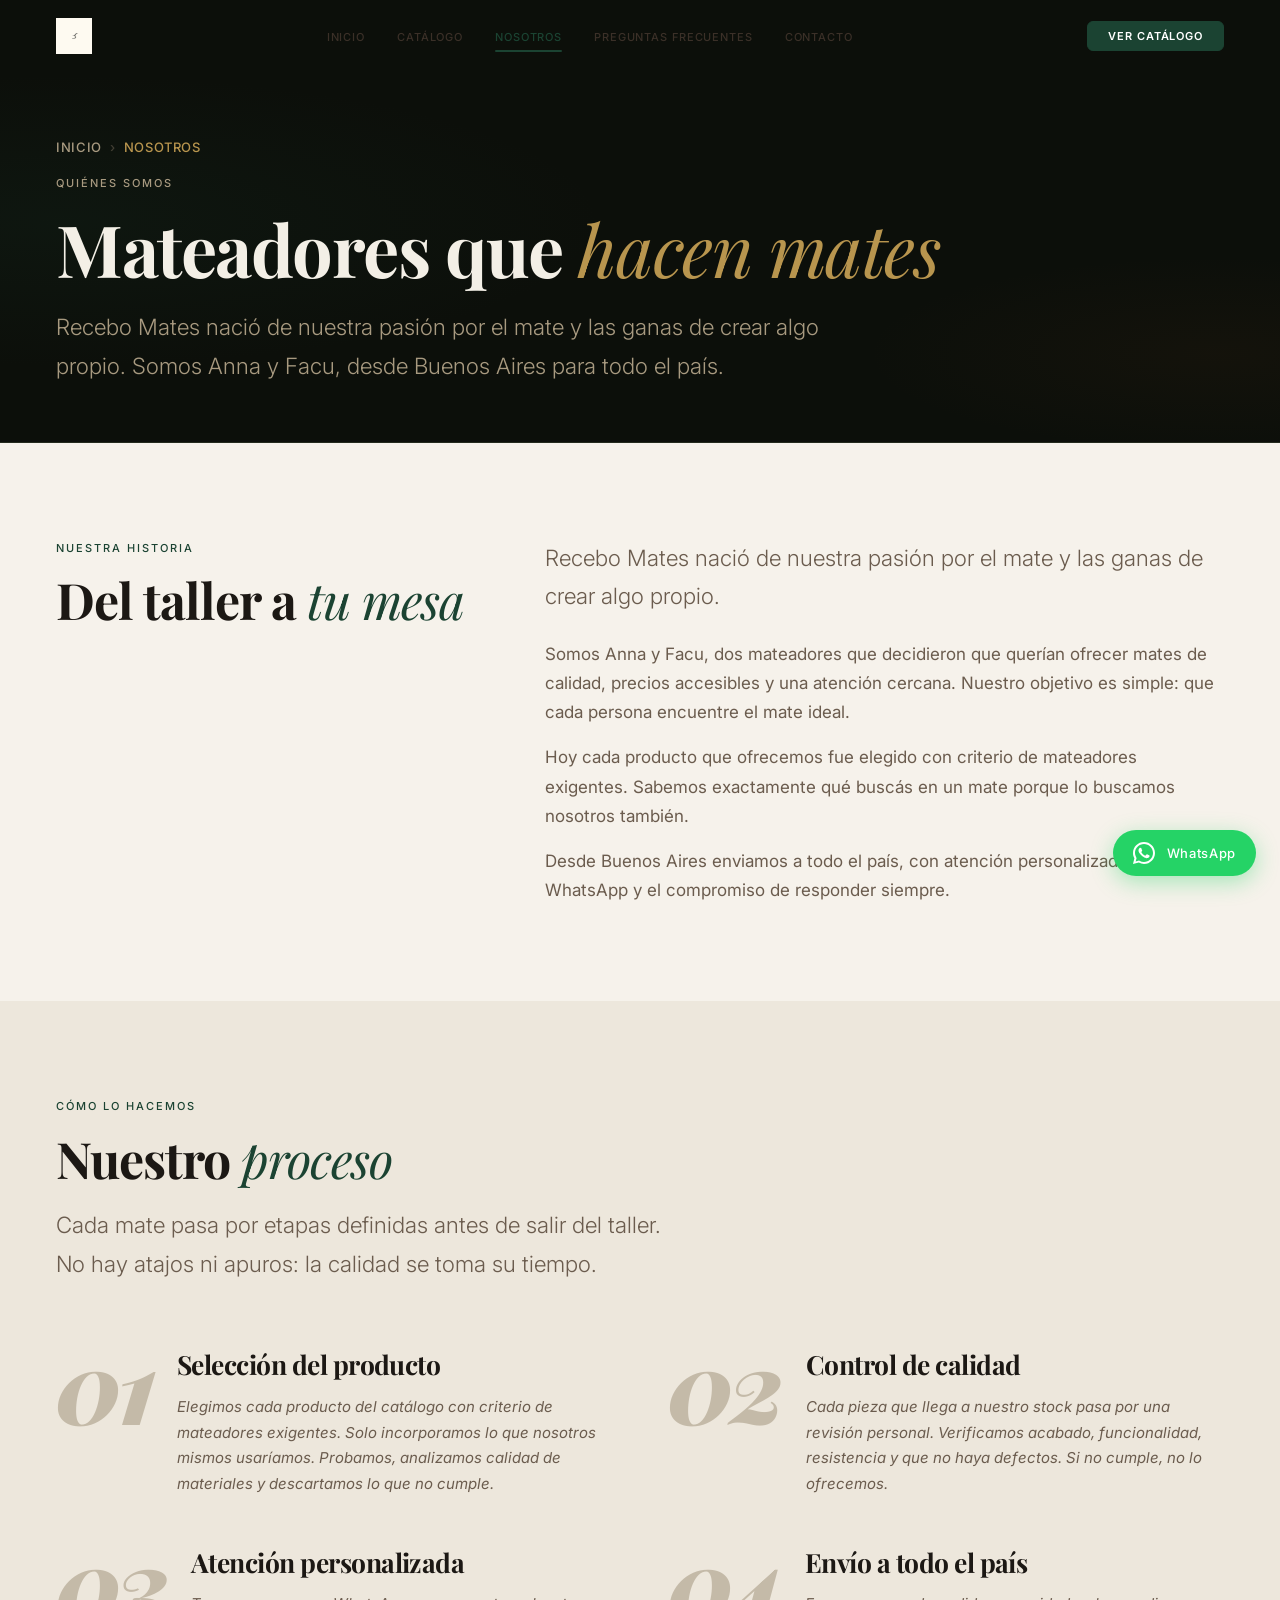
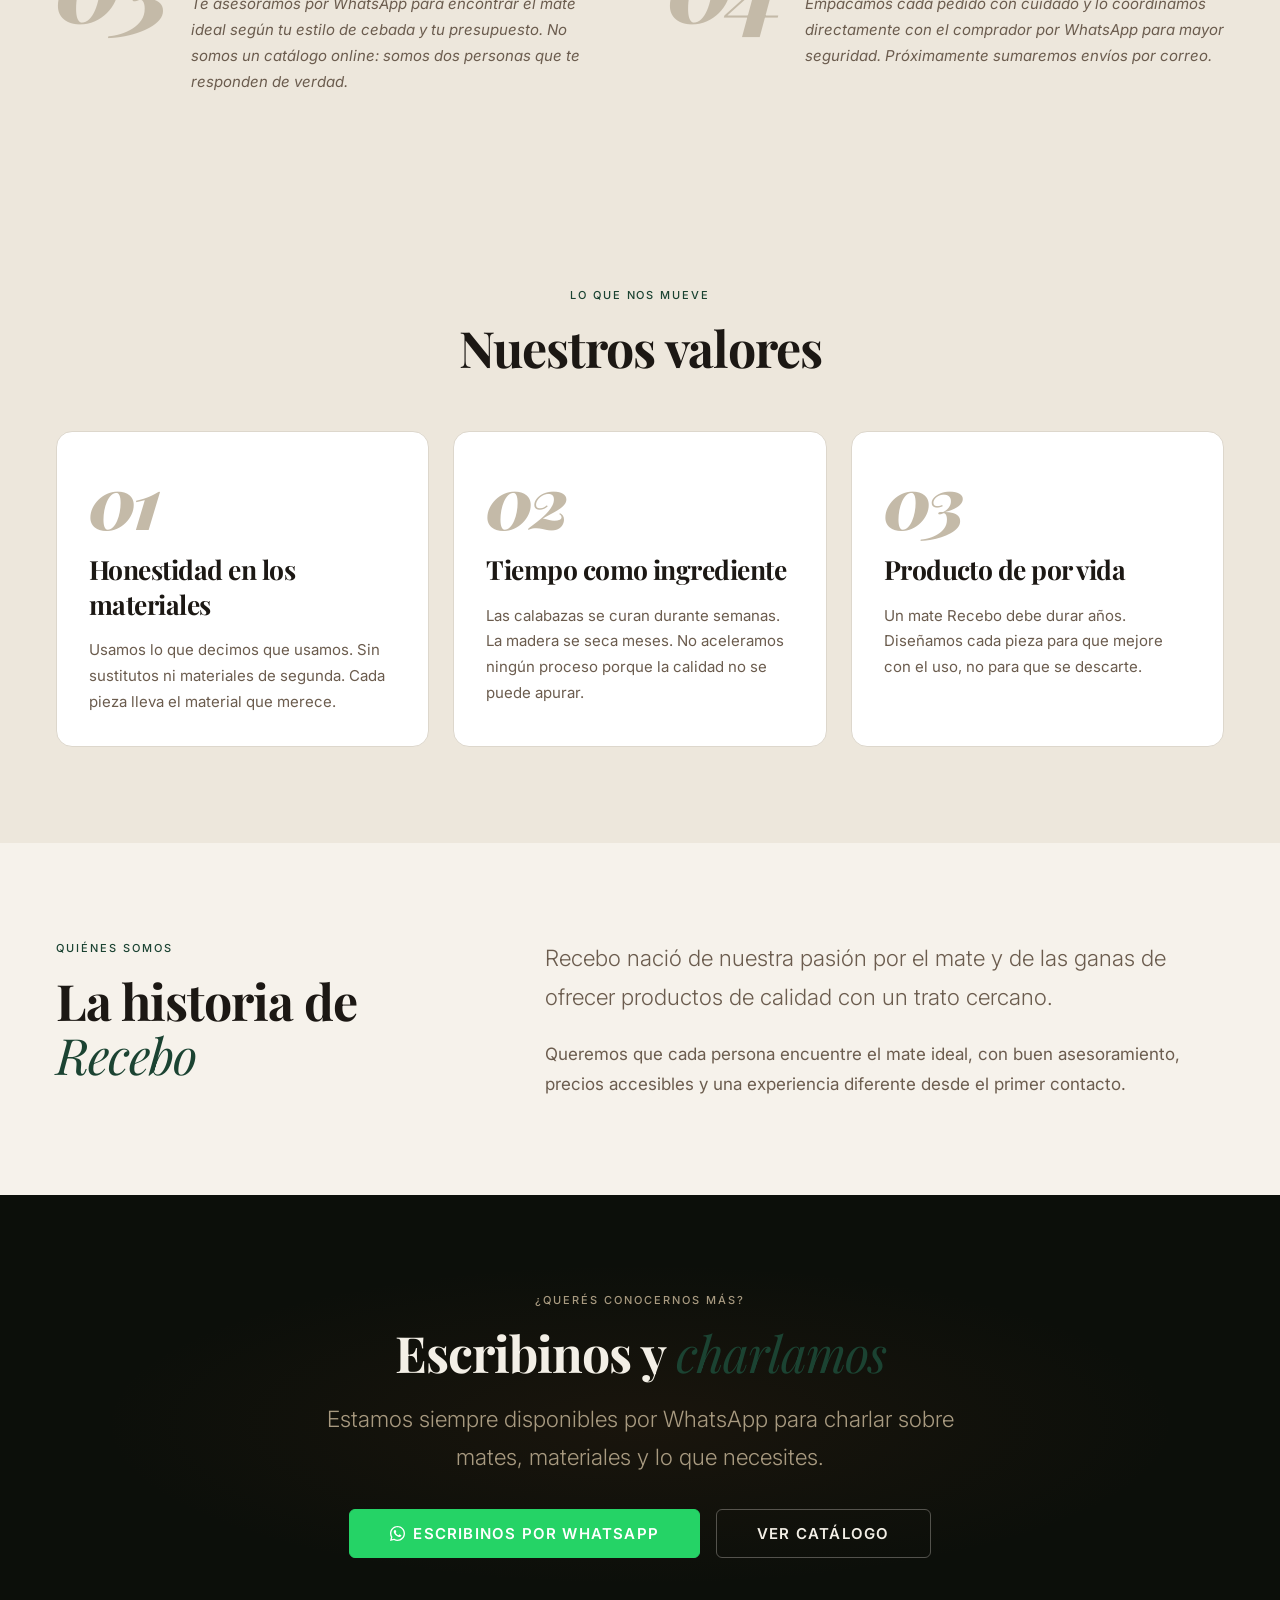
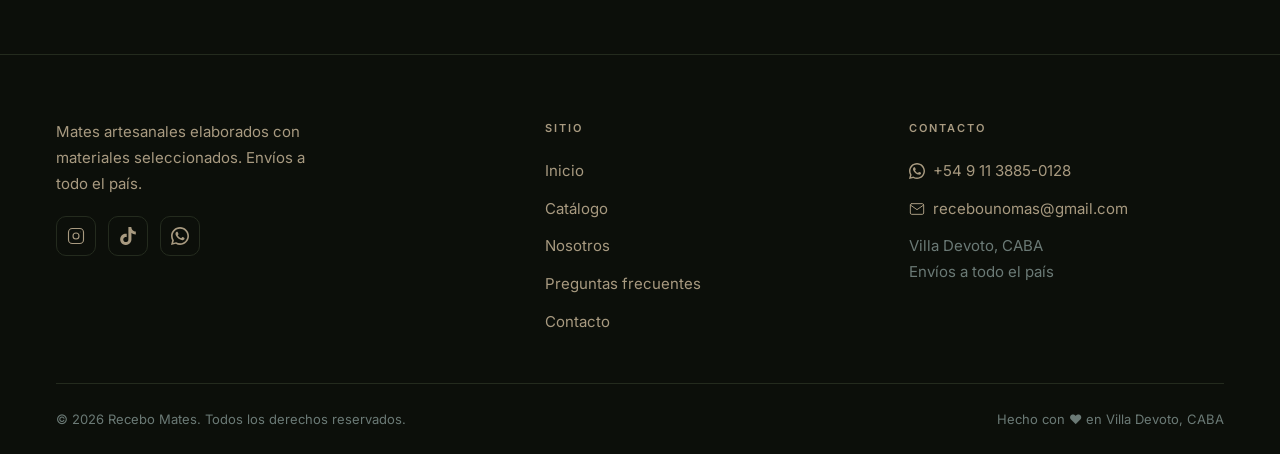
<file: nosotros.html>
﻿<!DOCTYPE html>
<html lang="es">
<head>
  <meta charset="UTF-8" />
  <meta name="viewport" content="width=device-width, initial-scale=1.0" />
  <title>Nosotros — Recebo Mates</title>
  <meta name="description" content="Conocé la historia de Recebo Mates: mateadores de Buenos Aires que decidieron hacer sus propios mates artesanales de calidad premium." />
  <link rel="canonical" href="https://recebomates.com.ar/nosotros.html" />
  <meta property="og:title"       content="Nosotros — Recebo Mates" />
  <meta property="og:description" content="Mateadores que decidieron hacer mates. Conocé nuestra historia." />
  <meta property="og:type"        content="website" />
  <meta property="og:url"         content="https://recebomates.com.ar/nosotros.html" />
  <link rel="icon" href="assets/icons/favicon.jpg" type="image/jpeg" />
  <link rel="shortcut icon" href="assets/icons/favicon.jpg" type="image/jpeg" />
  <link rel="preconnect" href="https://fonts.googleapis.com" />
  <link rel="preconnect" href="https://fonts.gstatic.com" crossorigin />
  <link href="https://fonts.googleapis.com/css2?family=Caveat:wght@500&family=Inter:wght@300;400;500;600&family=Playfair+Display:ital,wght@0,700;0,900;1,400;1,700;1,900&display=swap" rel="stylesheet" />
  <link rel="stylesheet" href="css/tokens.css" />
  <link rel="stylesheet" href="css/base.css" />
  <link rel="stylesheet" href="css/animations.css" />
  <link rel="stylesheet" href="css/components.css" />
  <link rel="stylesheet" href="css/pages/nosotros.css" />
</head>
<body>

  <a href="#main" class="skip-link">Saltar al contenido principal</a>

  <header>
    <nav id="siteNav" class="site-nav" aria-label="Navegación principal">
      <div class="nav-container">
        <a href="index.html" class="nav-logo" aria-label="Recebo Mates — Ir al inicio">
          <img src="img/logo-recebo.jpg" alt="Recebo Mates" class="nav-logo__img" width="40" height="40" />
        </a>
        <ul class="nav-links" role="list" aria-label="Menú principal">
          <li><a href="index.html"    class="nav-link">Inicio</a></li>
          <li><a href="catalogo.html" class="nav-link">Catálogo</a></li>
          <li><a href="nosotros.html" class="nav-link">Nosotros</a></li>
          <li><a href="faq.html"      class="nav-link">Preguntas Frecuentes</a></li>
          <li><a href="contacto.html" class="nav-link">Contacto</a></li>
        </ul>
        <div class="nav-actions">
          <a href="catalogo.html" class="btn btn--primary btn--sm" id="navCtaDesktop">Ver catálogo</a>
          <button id="navBurger" class="nav-burger" aria-label="Abrir menú de navegación" aria-expanded="false" aria-controls="mobileMenu">
            <span class="burger-bar" aria-hidden="true"></span>
            <span class="burger-bar" aria-hidden="true"></span>
            <span class="burger-bar" aria-hidden="true"></span>
          </button>
        </div>
      </div>
    </nav>
  </header>

  <div id="mobileMenu" class="mobile-menu" role="dialog" aria-modal="true" aria-label="Menú de navegación" aria-hidden="true">
    <div class="mobile-menu__inner">
      <nav class="mobile-nav" aria-label="Navegación mobile">
        <a href="index.html"    class="mobile-nav__link">Inicio</a>
        <a href="catalogo.html" class="mobile-nav__link">Catálogo</a>
        <a href="nosotros.html" class="mobile-nav__link">Nosotros</a>
        <a href="faq.html"      class="mobile-nav__link">Preguntas Frecuentes</a>
        <a href="contacto.html" class="mobile-nav__link">Contacto</a>
      </nav>
      <div class="mobile-menu__footer">
        <a href="https://wa.me/5491138850128?text=Hola%2C%20me%20interesa%20saber%20m%C3%A1s%20sobre%20Recebo" class="mobile-menu__wa" target="_blank" rel="noopener noreferrer" id="mobileMenuWa">
          <svg width="18" height="18" viewBox="0 0 24 24" fill="currentColor" aria-hidden="true"><path d="M17.472 14.382c-.297-.149-1.758-.867-2.03-.967-.273-.099-.471-.148-.67.15-.197.297-.767.966-.94 1.164-.173.199-.347.223-.644.075-.297-.15-1.255-.463-2.39-1.475-.883-.788-1.48-1.761-1.653-2.059-.173-.297-.018-.458.13-.606.134-.133.298-.347.446-.52.149-.174.198-.298.298-.497.099-.198.05-.371-.025-.52-.075-.149-.669-1.612-.916-2.207-.242-.579-.487-.5-.669-.51-.173-.008-.371-.01-.57-.01-.198 0-.52.074-.792.372-.272.297-1.04 1.016-1.04 2.479 0 1.462 1.065 2.875 1.213 3.074.149.198 2.096 3.2 5.077 4.487.709.306 1.262.489 1.694.625.712.227 1.36.195 1.871.118.571-.085 1.758-.719 2.006-1.413.248-.694.248-1.289.173-1.413-.074-.124-.272-.198-.57-.347zM12 0C5.373 0 0 5.373 0 12c0 2.123.557 4.112 1.528 5.835L0 24l6.335-1.652A11.954 11.954 0 0 0 12 24c6.627 0 12-5.373 12-12S18.627 0 12 0zm0 21.818a9.823 9.823 0 0 1-5.001-1.364l-.359-.214-3.722.97.994-3.62-.234-.374A9.785 9.785 0 0 1 2.182 12C2.182 6.57 6.57 2.182 12 2.182c5.43 0 9.818 4.388 9.818 9.818 0 5.43-4.388 9.818-9.818 9.818z"/></svg>
          Escribinos por WhatsApp
        </a>
        <div class="mobile-menu__social" aria-label="Redes sociales">
          <a href="https://www.instagram.com/recebo_mates?igsh=dWdzd293NzM0M2E3" target="_blank" rel="noopener noreferrer" aria-label="Instagram" id="mobileMenuIg">
            <svg width="22" height="22" viewBox="0 0 24 24" fill="none" stroke="currentColor" stroke-width="1.5" stroke-linecap="round" stroke-linejoin="round" aria-hidden="true"><rect x="2" y="2" width="20" height="20" rx="5"/><circle cx="12" cy="12" r="4"/><circle cx="17.5" cy="6.5" r="0.5" fill="currentColor" stroke="none"/></svg>
          </a>
          <a href="https://www.tiktok.com/@recebounomas?_r=1&_t=ZS-97rgONleESt" target="_blank" rel="noopener noreferrer" aria-label="TikTok" id="mobileMenuTt">
            <svg width="22" height="22" viewBox="0 0 24 24" fill="currentColor" aria-hidden="true"><path d="M22 12c0-5.523-4.477-10-10-10S2 6.477 2 12c0 4.991 3.657 9.128 8.438 9.878v-6.987h-2.54V12h2.54V9.797c0-2.506 1.492-3.89 3.777-3.89 1.094 0 2.238.195 2.238.195v2.46h-1.26c-1.243 0-1.63.771-1.63 1.562V12h2.773l-.443 2.89h-2.33v6.988C18.343 21.128 22 16.991 22 12z"/></svg>
          </a>
        </div>
      </div>
    </div>
  </div>

  <main id="main">

    <!-- PAGE HERO -->
    <section class="page-hero" aria-labelledby="nosotrosTitle">
      <div class="container page-hero__inner">
        <nav class="breadcrumb" aria-label="Migas de pan">
          <a href="index.html" class="breadcrumb__link">Inicio</a>
          <span class="breadcrumb__sep" aria-hidden="true">›</span>
          <span class="breadcrumb__current" aria-current="page">Nosotros</span>
        </nav>
        <span class="eyebrow eyebrow--light">Quiénes somos</span>
        <h1 class="page-hero__title" id="nosotrosTitle">Mateadores que <em>hacen mates</em></h1>
        <p class="page-hero__desc">
          Recebo Mates nació de nuestra pasión por el mate y las ganas de crear algo propio. Somos Anna y Facu, desde Buenos Aires para todo el país.
        </p>
      </div>
    </section>

    <!-- HISTORIA -->
    <section class="section-xl" id="historia" aria-labelledby="historiaTitle">
      <div class="container">
        <div class="nosotros-story reveal">
          <header class="nosotros-story__header">
            <span class="eyebrow eyebrow--accent">Nuestra historia</span>
            <h2 id="historiaTitle">Del taller a <em>tu mesa</em></h2>
          </header>
          <div class="nosotros-story__body">
            <p class="lead">
              Recebo Mates nació de nuestra pasión por el mate y las ganas de crear algo propio.
            </p>
            <p>
              Somos Anna y Facu, dos mateadores que decidieron que querían ofrecer mates de calidad, precios accesibles y una atención cercana. Nuestro objetivo es simple: que cada persona encuentre el mate ideal.
            </p>
            <p>
              Hoy cada producto que ofrecemos fue elegido con criterio de mateadores exigentes. Sabemos exactamente qué buscás en un mate porque lo buscamos nosotros también.
            </p>
            <p>
              Desde Buenos Aires enviamos a todo el país, con atención personalizada por WhatsApp y el compromiso de responder siempre.
            </p>
          </div>
        </div>
      </div>
    </section>

    <!-- PROCESO ARTESANAL -->
    <section class="section-xl section--alt" id="proceso" aria-labelledby="procesoTitle">
      <div class="container">
        <header class="nosotros-process__header reveal">
          <span class="eyebrow eyebrow--accent">Cómo lo hacemos</span>
          <h2 id="procesoTitle">Nuestro <em>proceso</em></h2>
          <p class="nosotros-process__intro">
            Cada mate pasa por etapas definidas antes de salir del taller.
            No hay atajos ni apuros: la calidad se toma su tiempo.
          </p>
        </header>
        <ol class="nosotros-process__steps" role="list">

          <li class="nosotros-process__step reveal">
            <div class="nosotros-process__step-num" aria-hidden="true">01</div>
            <div class="nosotros-process__step-body">
              <h3 class="nosotros-process__step-title">Selección del producto</h3>
              <p class="nosotros-process__step-desc">
                Elegimos cada producto del catálogo con criterio de mateadores exigentes. Solo incorporamos lo que nosotros mismos usaríamos. Probamos, analizamos calidad de materiales y descartamos lo que no cumple.
              </p>
            </div>
          </li>

          <li class="nosotros-process__step reveal">
            <div class="nosotros-process__step-num" aria-hidden="true">02</div>
            <div class="nosotros-process__step-body">
              <h3 class="nosotros-process__step-title">Control de calidad</h3>
              <p class="nosotros-process__step-desc">
                Cada pieza que llega a nuestro stock pasa por una revisión personal. Verificamos acabado, funcionalidad, resistencia y que no haya defectos. Si no cumple, no lo ofrecemos.
              </p>
            </div>
          </li>

          <li class="nosotros-process__step reveal">
            <div class="nosotros-process__step-num" aria-hidden="true">03</div>
            <div class="nosotros-process__step-body">
              <h3 class="nosotros-process__step-title">Atención personalizada</h3>
              <p class="nosotros-process__step-desc">
                Te asesoramos por WhatsApp para encontrar el mate ideal según tu estilo de cebada y tu presupuesto. No somos un catálogo online: somos dos personas que te responden de verdad.
              </p>
            </div>
          </li>

          <li class="nosotros-process__step reveal">
            <div class="nosotros-process__step-num" aria-hidden="true">04</div>
            <div class="nosotros-process__step-body">
              <h3 class="nosotros-process__step-title">Envío a todo el país</h3>
              <p class="nosotros-process__step-desc">
                Empacamos cada pedido con cuidado y lo coordinamos directamente con el comprador por WhatsApp para mayor seguridad. Próximamente sumaremos envíos por correo.
              </p>
            </div>
          </li>

        </ol>
      </div>
    </section>

    <!-- VALORES -->
    <section class="section-xl section--alt" id="valores" aria-labelledby="valoresTitle">
      <div class="container">
        <header class="nosotros-values__header reveal text-center">
          <span class="eyebrow eyebrow--green">Lo que nos mueve</span>
          <h2 id="valoresTitle">Nuestros valores</h2>
        </header>
        <ul class="nosotros-values__grid stagger" role="list">
          <li class="nosotros-value-card">
            <div class="nosotros-value-card__num" aria-hidden="true">01</div>
            <h3 class="nosotros-value-card__title">Honestidad en los materiales</h3>
            <p class="nosotros-value-card__text">Usamos lo que decimos que usamos. Sin sustitutos ni materiales de segunda. Cada pieza lleva el material que merece.</p>
          </li>
          <li class="nosotros-value-card">
            <div class="nosotros-value-card__num" aria-hidden="true">02</div>
            <h3 class="nosotros-value-card__title">Tiempo como ingrediente</h3>
            <p class="nosotros-value-card__text">Las calabazas se curan durante semanas. La madera se seca meses. No aceleramos ningún proceso porque la calidad no se puede apurar.</p>
          </li>
          <li class="nosotros-value-card">
            <div class="nosotros-value-card__num" aria-hidden="true">03</div>
            <h3 class="nosotros-value-card__title">Producto de por vida</h3>
            <p class="nosotros-value-card__text">Un mate Recebo debe durar años. Diseñamos cada pieza para que mejore con el uso, no para que se descarte.</p>
          </li>
        </ul>
      </div>
    </section>

    <!-- HISTORIA RECEBO -->
    <section class="section-xl" id="historia-recebo" aria-labelledby="historiaReceboTitle">
      <div class="container">
        <div class="nosotros-story reveal">
          <header class="nosotros-story__header">
            <span class="eyebrow eyebrow--green">Quiénes somos</span>
            <h2 id="historiaReceboTitle">La historia de <em>Recebo</em></h2>
          </header>
          <div class="nosotros-story__body">
            <p class="lead">
              Recebo nació de nuestra pasión por el mate y de las ganas de ofrecer productos de calidad con un trato cercano.
            </p>
            <p>
              Queremos que cada persona encuentre el mate ideal, con buen asesoramiento, precios accesibles y una experiencia diferente desde el primer contacto.
            </p>
          </div>
        </div>
      </div>
    </section>

    <!-- CTA FINAL -->
    <section class="nosotros-cta section--dark section-xl" aria-labelledby="nosotrosCtaTitle">
      <div class="container text-center">
        <span class="eyebrow eyebrow--light reveal">¿Querés conocernos más?</span>
        <h2 class="nosotros-cta__title reveal" id="nosotrosCtaTitle">Escribinos y <em>charlamos</em></h2>
        <p class="nosotros-cta__sub reveal">
          Estamos siempre disponibles por WhatsApp para charlar sobre mates, materiales y lo que necesites.
        </p>
        <div class="reveal" style="display:flex;gap:var(--space-4);justify-content:center;flex-wrap:wrap;margin-top:var(--space-8);">
          <a href="https://wa.me/5491138850128?text=Hola%2C%20quiero%20saber%20m%C3%A1s%20sobre%20Recebo" class="btn btn--whatsapp btn--lg" target="_blank" rel="noopener noreferrer" id="nosotrosWaCta">
            <svg width="18" height="18" viewBox="0 0 24 24" fill="currentColor" aria-hidden="true"><path d="M17.472 14.382c-.297-.149-1.758-.867-2.03-.967-.273-.099-.471-.148-.67.15-.197.297-.767.966-.94 1.164-.173.199-.347.223-.644.075-.297-.15-1.255-.463-2.39-1.475-.883-.788-1.48-1.761-1.653-2.059-.173-.297-.018-.458.13-.606.134-.133.298-.347.446-.52.149-.174.198-.298.298-.497.099-.198.05-.371-.025-.52-.075-.149-.669-1.612-.916-2.207-.242-.579-.487-.5-.669-.51-.173-.008-.371-.01-.57-.01-.198 0-.52.074-.792.372-.272.297-1.04 1.016-1.04 2.479 0 1.462 1.065 2.875 1.213 3.074.149.198 2.096 3.2 5.077 4.487.709.306 1.262.489 1.694.625.712.227 1.36.195 1.871.118.571-.085 1.758-.719 2.006-1.413.248-.694.248-1.289.173-1.413-.074-.124-.272-.198-.57-.347zM12 0C5.373 0 0 5.373 0 12c0 2.123.557 4.112 1.528 5.835L0 24l6.335-1.652A11.954 11.954 0 0 0 12 24c6.627 0 12-5.373 12-12S18.627 0 12 0zm0 21.818a9.823 9.823 0 0 1-5.001-1.364l-.359-.214-3.722.97.994-3.62-.234-.374A9.785 9.785 0 0 1 2.182 12C2.182 6.57 6.57 2.182 12 2.182c5.43 0 9.818 4.388 9.818 9.818 0 5.43-4.388 9.818-9.818 9.818z"/></svg>
            Escribinos por WhatsApp
          </a>
          <a href="catalogo.html" class="btn btn--ghost-light btn--lg" id="nosotrosCatalogCta">Ver catálogo</a>
        </div>
      </div>
    </section>

  </main>

  <footer class="site-footer" role="contentinfo">
    <div class="footer-container">
      <div class="footer-grid">
        <div class="footer-brand">
          
          <p class="footer-tagline">Mates artesanales elaborados con materiales seleccionados. Envíos a todo el país.</p>
          <nav class="footer-social" aria-label="Redes sociales">
            <a href="https://www.instagram.com/recebo_mates?igsh=dWdzd293NzM0M2E3" class="footer-social__link" target="_blank" rel="noopener noreferrer" aria-label="Instagram" id="footerIg"><svg width="18" height="18" viewBox="0 0 24 24" fill="none" stroke="currentColor" stroke-width="1.5" stroke-linecap="round" stroke-linejoin="round" aria-hidden="true"><rect x="2" y="2" width="20" height="20" rx="5"/><circle cx="12" cy="12" r="4"/><circle cx="17.5" cy="6.5" r="0.5" fill="currentColor" stroke="none"/></svg></a>
            <a href="https://www.tiktok.com/@recebounomas?_r=1&_t=ZS-97rgONleESt" class="footer-social__link" target="_blank" rel="noopener noreferrer" aria-label="TikTok" id="footerTt"><svg width="18" height="18" viewBox="0 0 24 24" fill="currentColor" aria-hidden="true"><path d="M12.525.02c1.31-.02 2.61-.01 3.91-.02.08 1.53.63 3.09 1.75 4.17 1.12 1.11 2.7 1.62 4.24 1.79v4.03c-1.44-.05-2.89-.35-4.2-.97-.57-.26-1.1-.59-1.62-.93-.01 2.92.01 5.84-.02 8.75-.08 1.4-.54 2.79-1.35 3.94-1.31 1.92-3.58 3.17-5.91 3.21-1.43.08-2.86-.31-4.08-1.03-2.02-1.19-3.44-3.37-3.65-5.71-.02-.5-.03-1-.01-1.49.18-1.9 1.12-3.72 2.58-4.96 1.66-1.44 3.98-2.13 6.15-1.72.02 1.48-.04 2.96-.04 4.44-.99-.32-2.15-.23-3.02.37-.63.41-1.11 1.04-1.36 1.75-.21.51-.15 1.07-.14 1.61.24 1.64 1.82 3.02 3.5 2.87 1.12-.01 2.19-.66 2.77-1.61.19-.33.4-.67.41-1.06.1-1.79.06-3.57.07-5.36.01-4.03-.01-8.05.02-12.07z"/></svg></a>
            <a href="https://wa.me/5491138850128" class="footer-social__link" target="_blank" rel="noopener noreferrer" aria-label="WhatsApp" id="footerWa"><svg width="18" height="18" viewBox="0 0 24 24" fill="currentColor" aria-hidden="true"><path d="M17.472 14.382c-.297-.149-1.758-.867-2.03-.967-.273-.099-.471-.148-.67.15-.197.297-.767.966-.94 1.164-.173.199-.347.223-.644.075-.297-.15-1.255-.463-2.39-1.475-.883-.788-1.48-1.761-1.653-2.059-.173-.297-.018-.458.13-.606.134-.133.298-.347.446-.52.149-.174.198-.298.298-.497.099-.198.05-.371-.025-.52-.075-.149-.669-1.612-.916-2.207-.242-.579-.487-.5-.669-.51-.173-.008-.371-.01-.57-.01-.198 0-.52.074-.792.372-.272.297-1.04 1.016-1.04 2.479 0 1.462 1.065 2.875 1.213 3.074.149.198 2.096 3.2 5.077 4.487.709.306 1.262.489 1.694.625.712.227 1.36.195 1.871.118.571-.085 1.758-.719 2.006-1.413.248-.694.248-1.289.173-1.413-.074-.124-.272-.198-.57-.347zM12 0C5.373 0 0 5.373 0 12c0 2.123.557 4.112 1.528 5.835L0 24l6.335-1.652A11.954 11.954 0 0 0 12 24c6.627 0 12-5.373 12-12S18.627 0 12 0zm0 21.818a9.823 9.823 0 0 1-5.001-1.364l-.359-.214-3.722.97.994-3.62-.234-.374A9.785 9.785 0 0 1 2.182 12C2.182 6.57 6.57 2.182 12 2.182c5.43 0 9.818 4.388 9.818 9.818 0 5.43-4.388 9.818-9.818 9.818z"/></svg></a>
          </nav>
        </div>
        <nav class="footer-nav" aria-label="Secciones del sitio">
          <p class="footer-nav__title">Sitio</p>
          <a href="index.html"    class="footer-nav__link">Inicio</a>
          <a href="catalogo.html" class="footer-nav__link">Catálogo</a>
          <a href="nosotros.html" class="footer-nav__link">Nosotros</a>
          <a href="faq.html"      class="footer-nav__link">Preguntas frecuentes</a>
          <a href="contacto.html" class="footer-nav__link">Contacto</a>
        </nav>
        <div class="footer-contact" aria-label="Información de contacto">
          <p class="footer-nav__title">Contacto</p>
          <a href="https://wa.me/5491138850128" class="footer-contact__link" target="_blank" rel="noopener noreferrer" id="footerContactWa"><svg width="16" height="16" viewBox="0 0 24 24" fill="currentColor" aria-hidden="true"><path d="M17.472 14.382c-.297-.149-1.758-.867-2.03-.967-.273-.099-.471-.148-.67.15-.197.297-.767.966-.94 1.164-.173.199-.347.223-.644.075-.297-.15-1.255-.463-2.39-1.475-.883-.788-1.48-1.761-1.653-2.059-.173-.297-.018-.458.13-.606.134-.133.298-.347.446-.52.149-.174.198-.298.298-.497.099-.198.05-.371-.025-.52-.075-.149-.669-1.612-.916-2.207-.242-.579-.487-.5-.669-.51-.173-.008-.371-.01-.57-.01-.198 0-.52.074-.792.372-.272.297-1.04 1.016-1.04 2.479 0 1.462 1.065 2.875 1.213 3.074.149.198 2.096 3.2 5.077 4.487.709.306 1.262.489 1.694.625.712.227 1.36.195 1.871.118.571-.085 1.758-.719 2.006-1.413.248-.694.248-1.289.173-1.413-.074-.124-.272-.198-.57-.347zM12 0C5.373 0 0 5.373 0 12c0 2.123.557 4.112 1.528 5.835L0 24l6.335-1.652A11.954 11.954 0 0 0 12 24c6.627 0 12-5.373 12-12S18.627 0 12 0zm0 21.818a9.823 9.823 0 0 1-5.001-1.364l-.359-.214-3.722.97.994-3.62-.234-.374A9.785 9.785 0 0 1 2.182 12C2.182 6.57 6.57 2.182 12 2.182c5.43 0 9.818 4.388 9.818 9.818 0 5.43-4.388 9.818-9.818 9.818z"/></svg>+54 9 11 3885-0128</a>
          <a href="mailto:recebounomas@gmail.com" class="footer-contact__link" id="footerContactEmail"><svg width="16" height="16" viewBox="0 0 24 24" fill="none" stroke="currentColor" stroke-width="1.5" stroke-linecap="round" stroke-linejoin="round" aria-hidden="true"><path d="M4 4h16c1.1 0 2 .9 2 2v12c0 1.1-.9 2-2 2H4c-1.1 0-2-.9-2-2V6c0-1.1.9-2 2-2z"/><polyline points="22,6 12,13 2,6"/></svg>recebounomas@gmail.com</a>
          <p class="footer-contact__info">Villa Devoto, CABA<br>Envíos a todo el país</p>
        </div>
      </div>
      <div class="footer-legal">
        <span>© <span id="footerYear"></span> Recebo Mates. Todos los derechos reservados.</span>
        <span>Hecho con ♥ en Villa Devoto, CABA</span>
      </div>
    </div>
  </footer>

  <a href="https://wa.me/5491138850128?text=Hola%2C%20quiero%20consultar%20sobre%20los%20mates" class="wa-float" target="_blank" rel="noopener noreferrer" aria-label="Contactar por WhatsApp" id="waFloat">
    <svg class="wa-float__icon" viewBox="0 0 24 24" fill="currentColor" aria-hidden="true"><path d="M17.472 14.382c-.297-.149-1.758-.867-2.03-.967-.273-.099-.471-.148-.67.15-.197.297-.767.966-.94 1.164-.173.199-.347.223-.644.075-.297-.15-1.255-.463-2.39-1.475-.883-.788-1.48-1.761-1.653-2.059-.173-.297-.018-.458.13-.606.134-.133.298-.347.446-.52.149-.174.198-.298.298-.497.099-.198.05-.371-.025-.52-.075-.149-.669-1.612-.916-2.207-.242-.579-.487-.5-.669-.51-.173-.008-.371-.01-.57-.01-.198 0-.52.074-.792.372-.272.297-1.04 1.016-1.04 2.479 0 1.462 1.065 2.875 1.213 3.074.149.198 2.096 3.2 5.077 4.487.709.306 1.262.489 1.694.625.712.227 1.36.195 1.871.118.571-.085 1.758-.719 2.006-1.413.248-.694.248-1.289.173-1.413-.074-.124-.272-.198-.57-.347zM12 0C5.373 0 0 5.373 0 12c0 2.123.557 4.112 1.528 5.835L0 24l6.335-1.652A11.954 11.954 0 0 0 12 24c6.627 0 12-5.373 12-12S18.627 0 12 0zm0 21.818a9.823 9.823 0 0 1-5.001-1.364l-.359-.214-3.722.97.994-3.62-.234-.374A9.785 9.785 0 0 1 2.182 12C2.182 6.57 6.57 2.182 12 2.182c5.43 0 9.818 4.388 9.818 9.818 0 5.43-4.388 9.818-9.818 9.818z"/></svg>
    <span class="wa-float__text">WhatsApp</span>
  </a>

  <script src="js/core.js"></script>
  <script src="js/animations.js"></script>
</body>
</html>
</file>
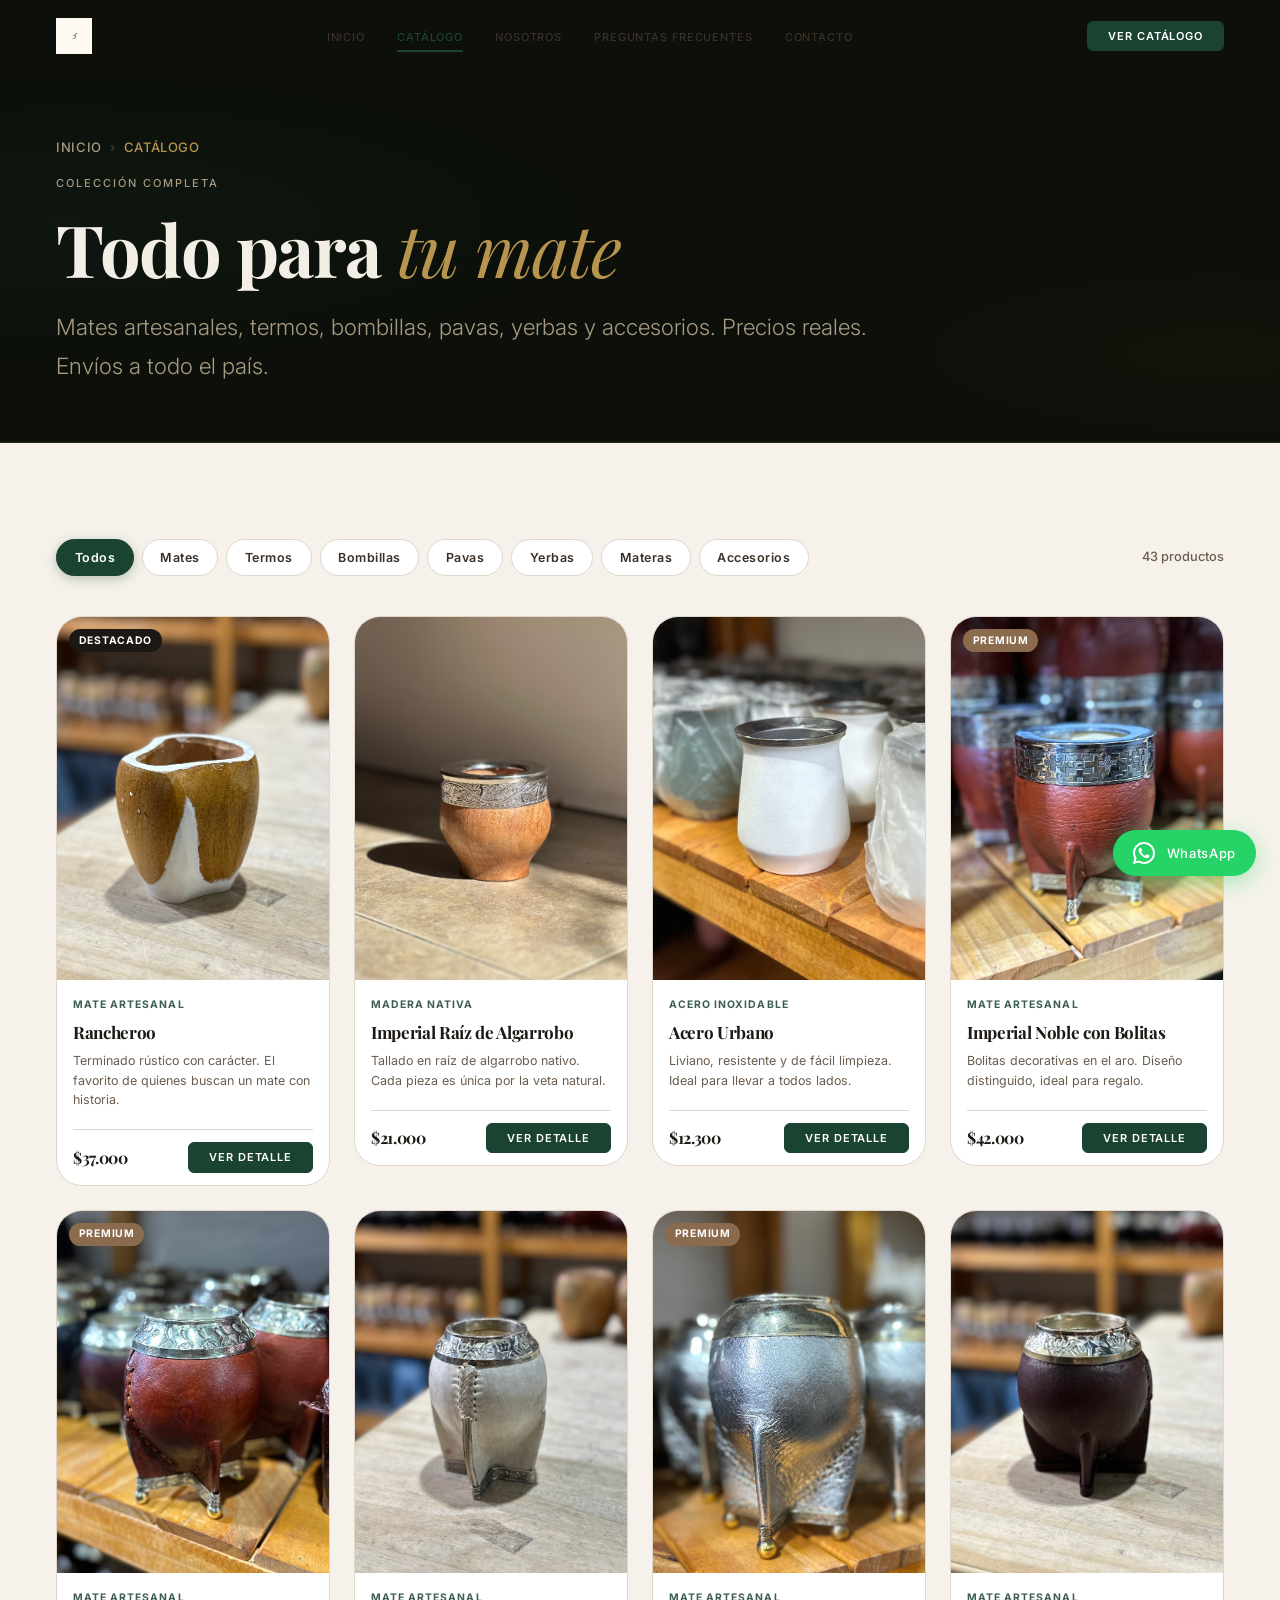
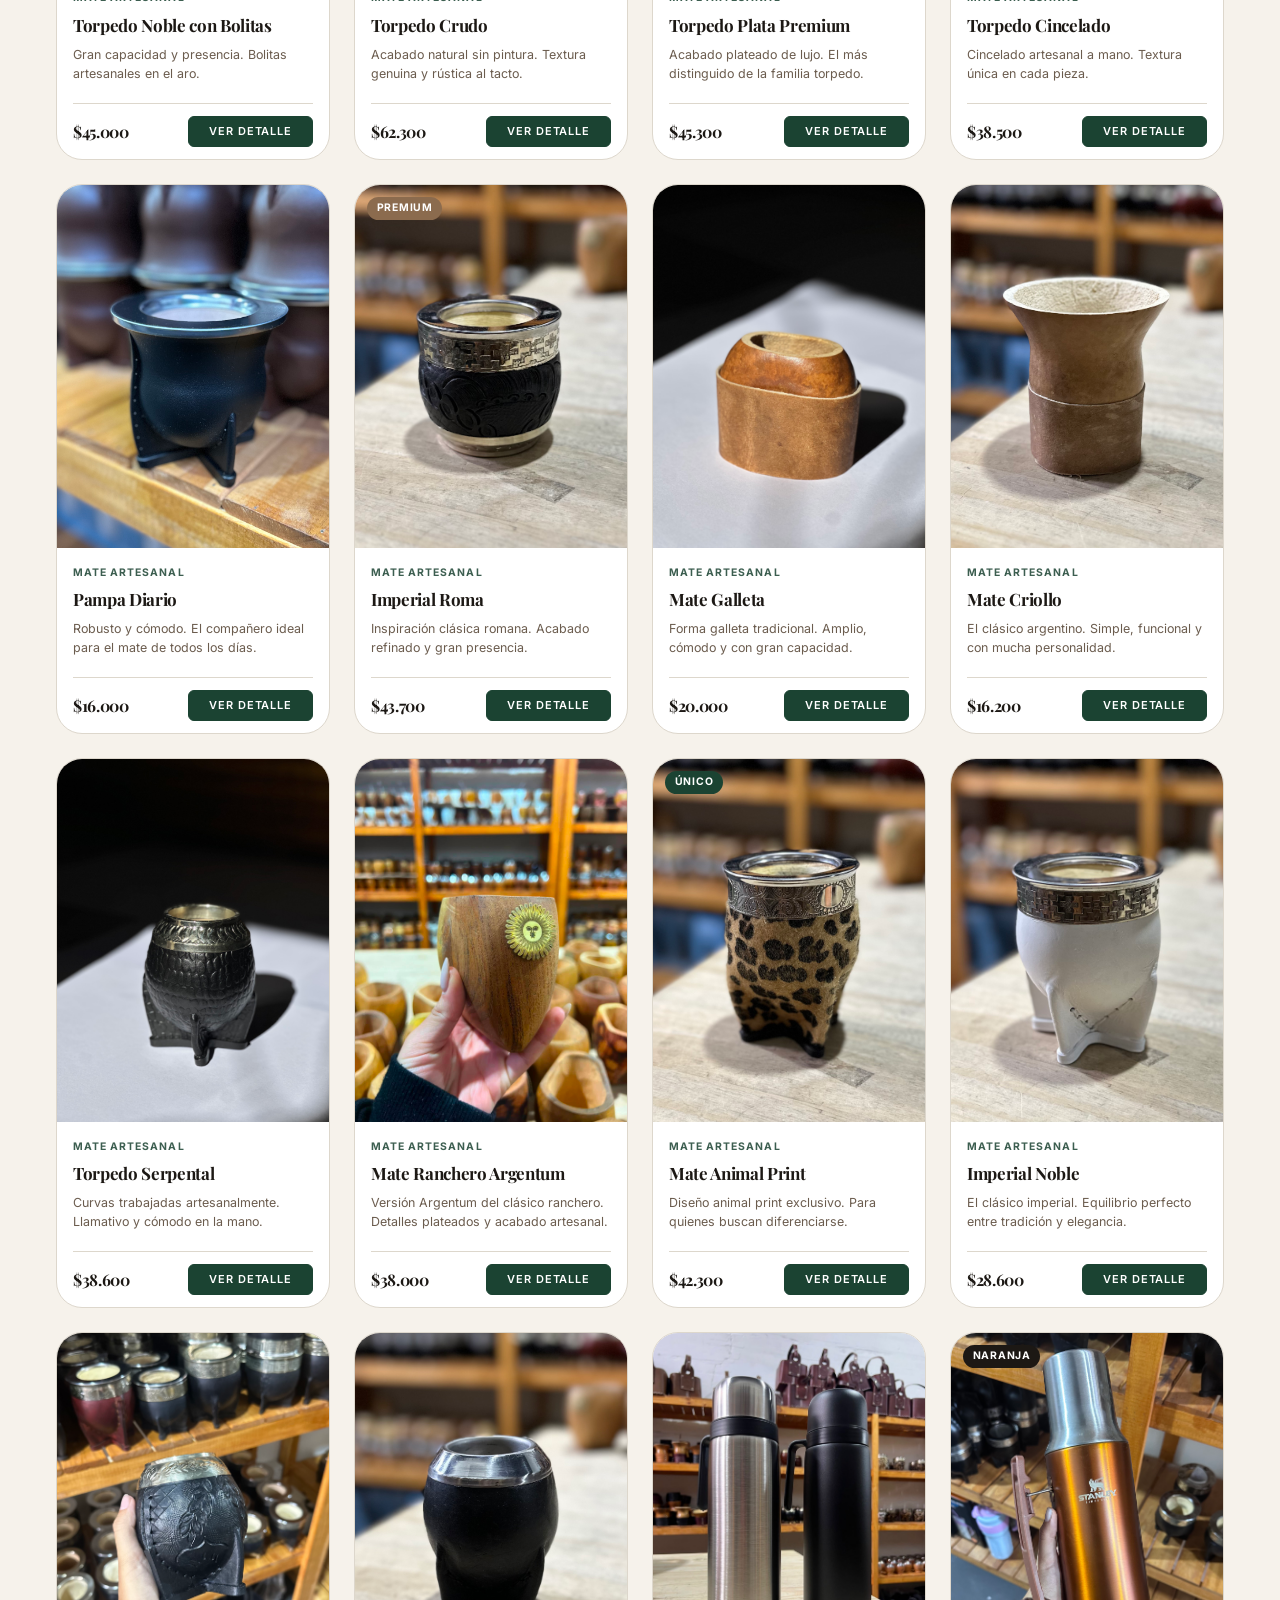
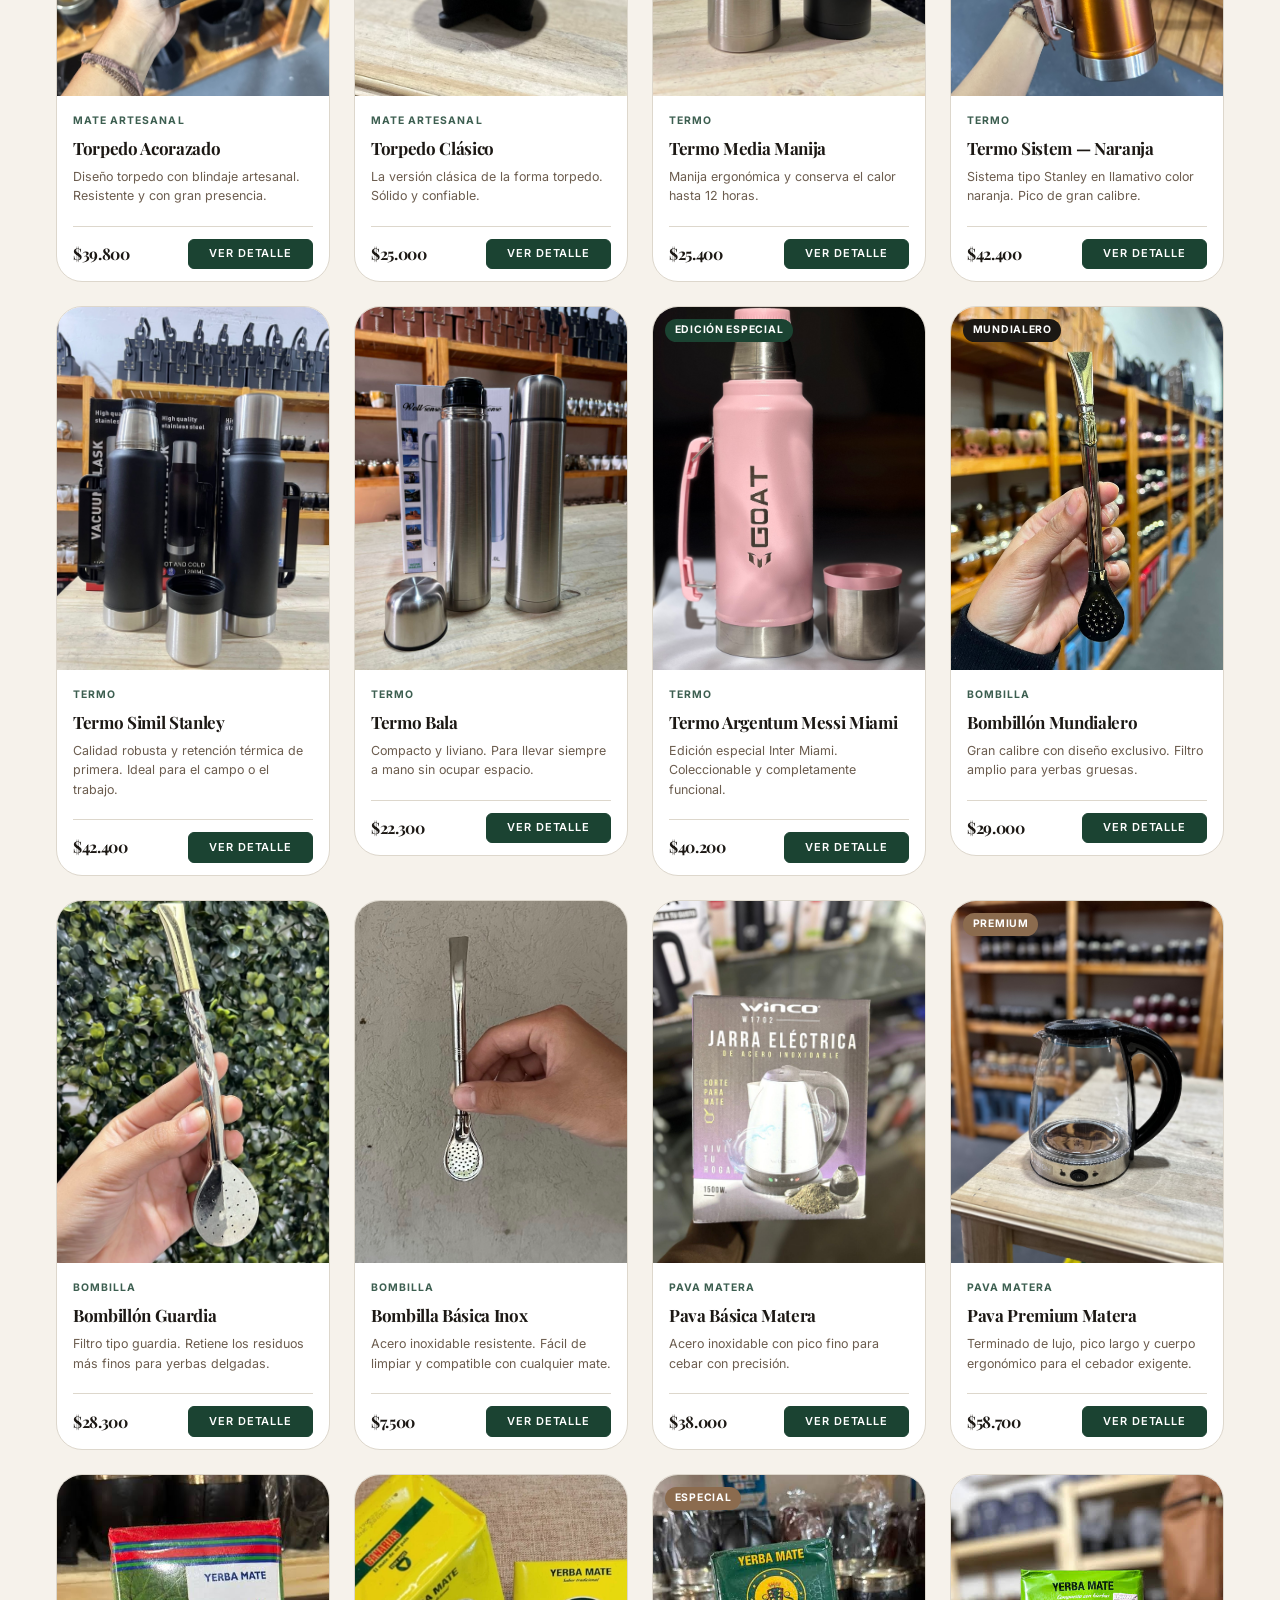
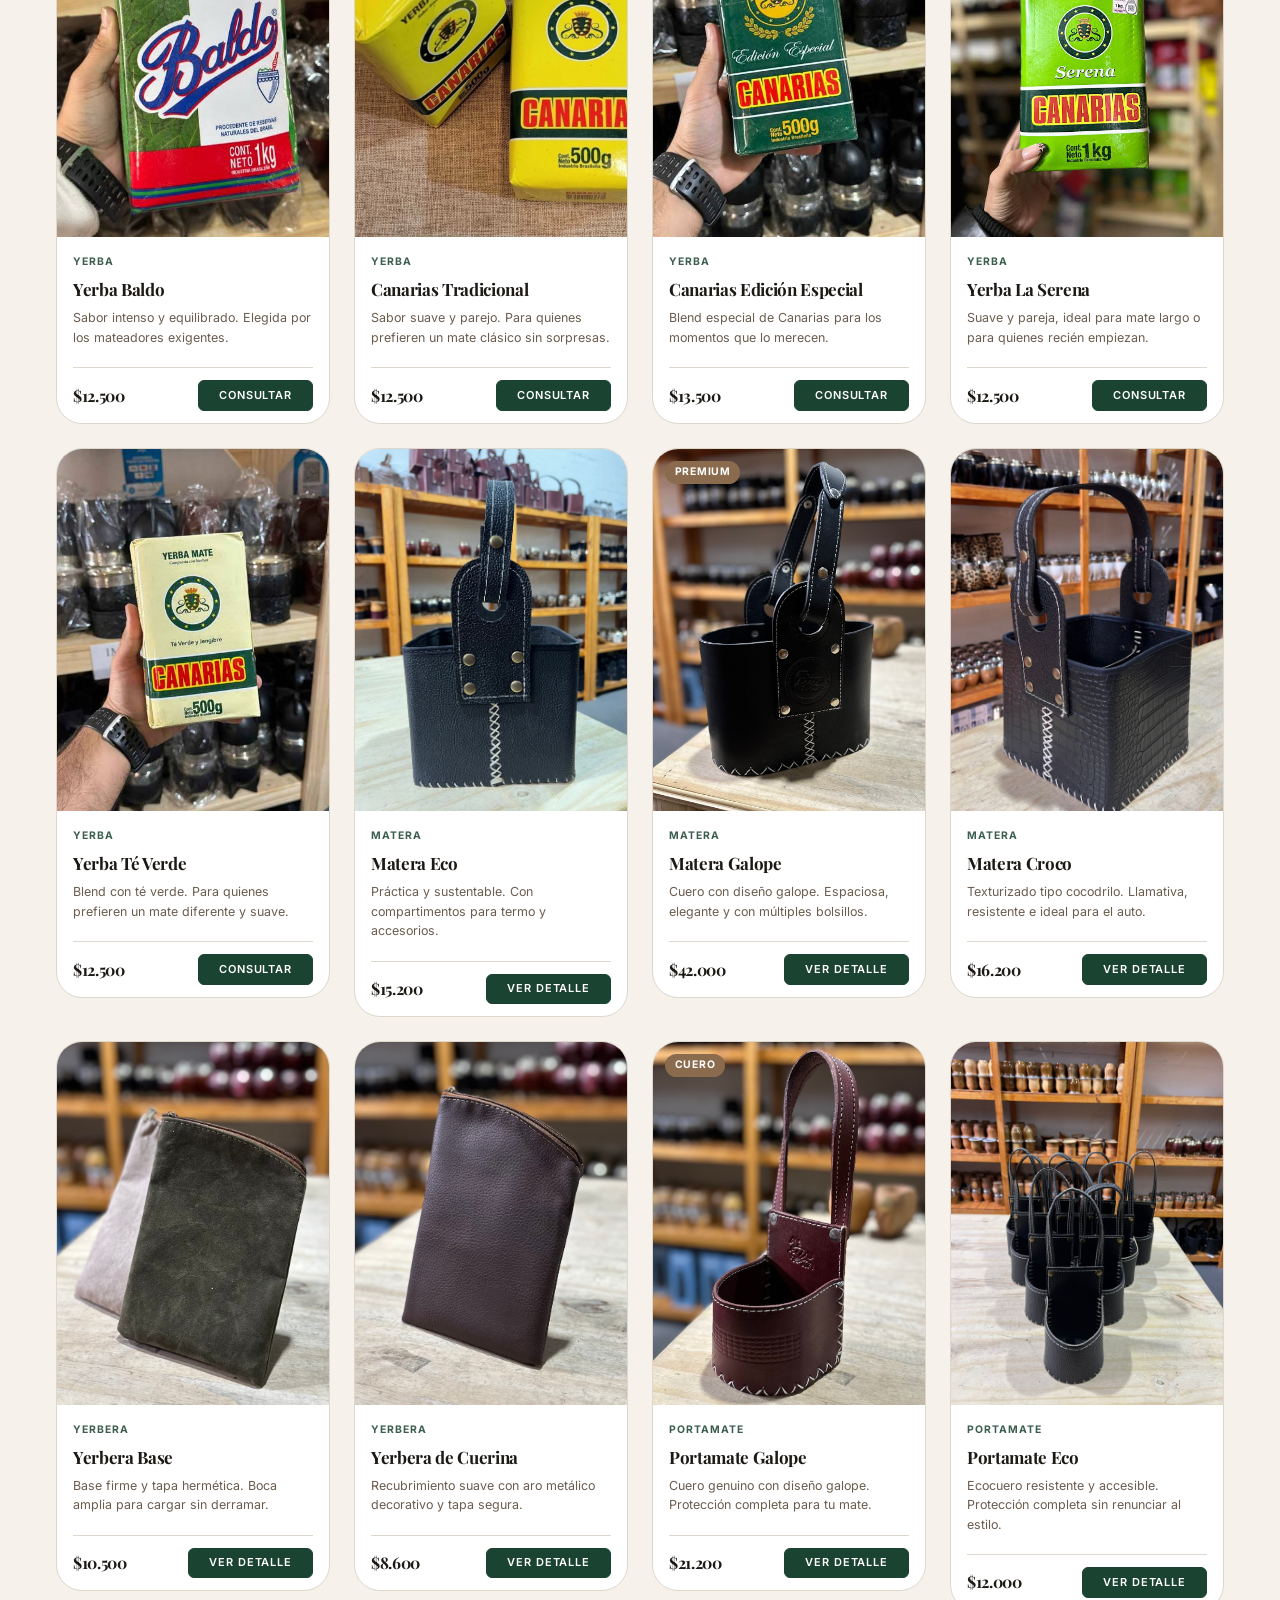
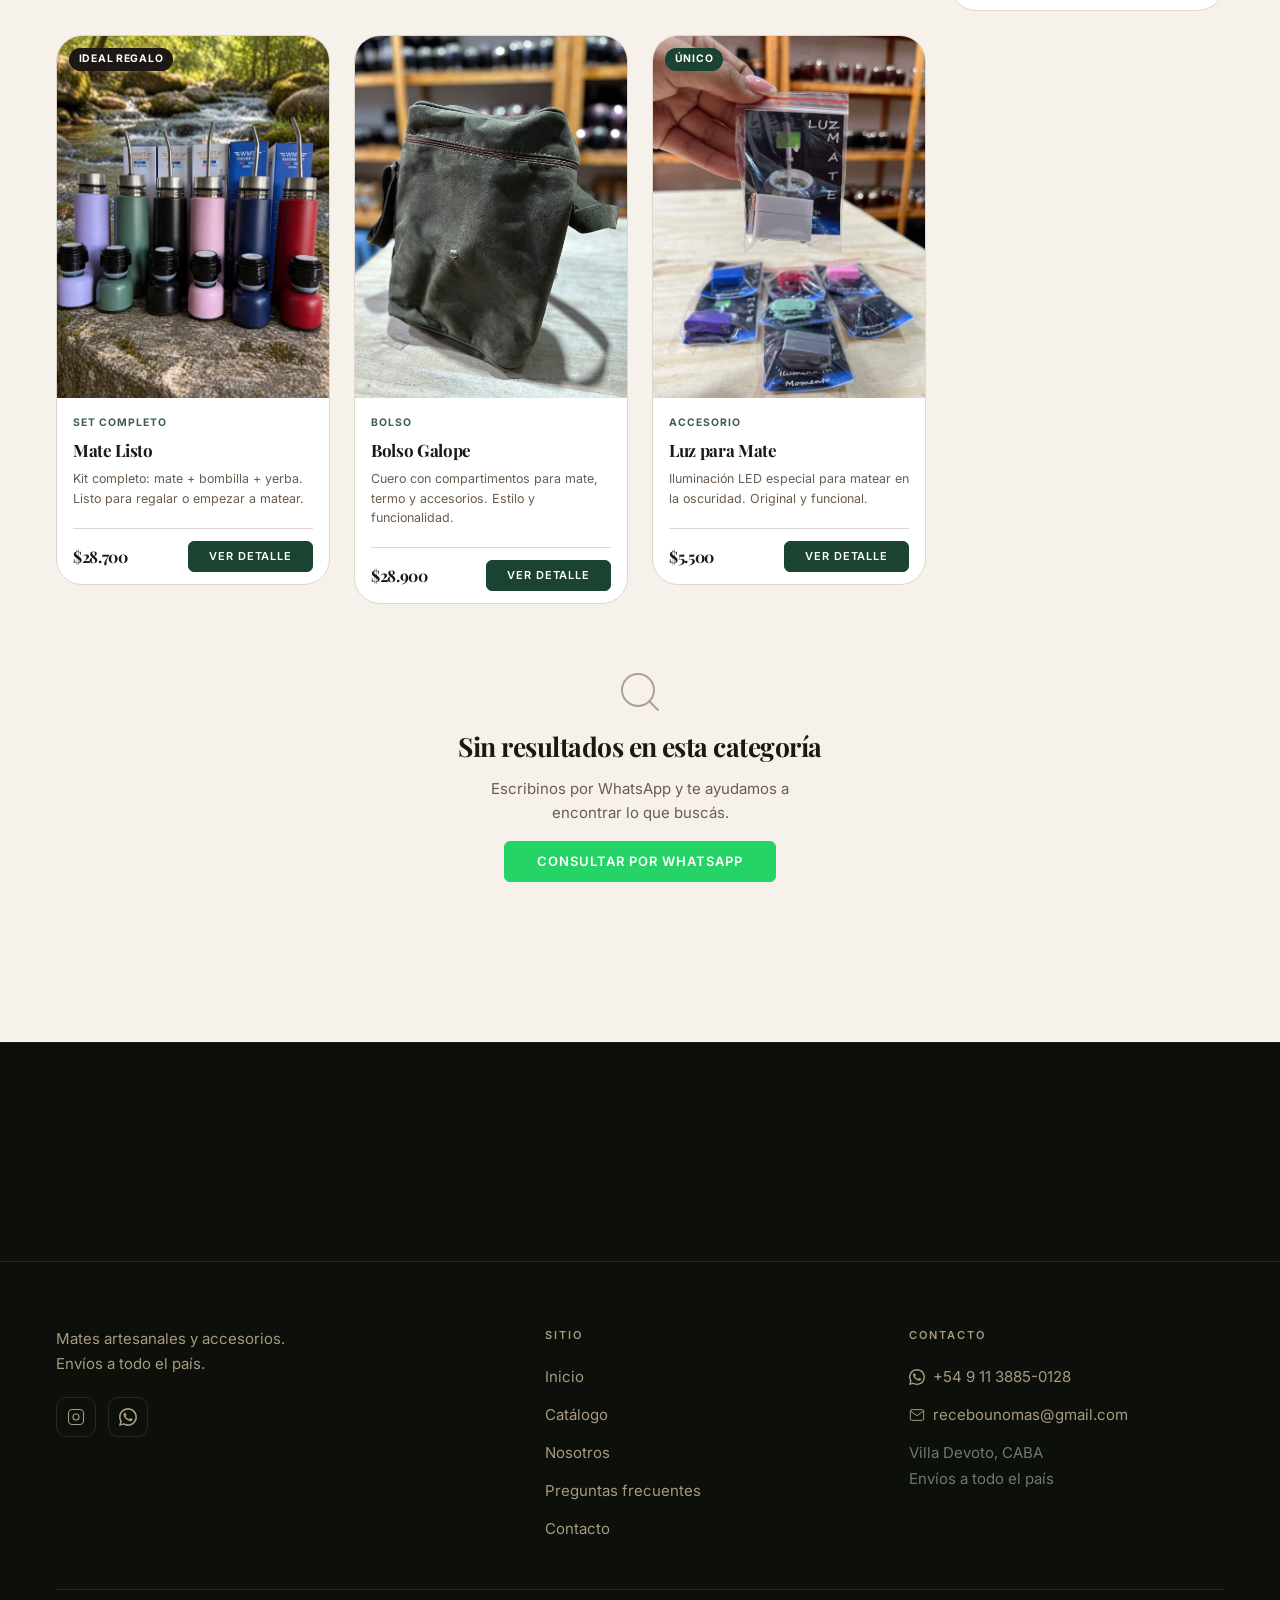
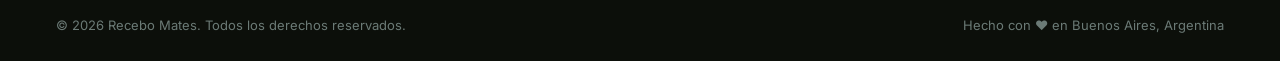
<file: producto.html>
﻿<!DOCTYPE html>
<!--
  RECEBO MATES — Página de Producto Dinámica (producto.html)
  ──────────────────────────────────────────────────────────
  Esta página se rellena automáticamente vía JS según el
  parámetro ?id= de la URL.
  Ejemplo: producto.html?id=rancheroo
  ──────────────────────────────────────────────────────────
  Para agregar un producto nuevo:
  → Editá js/productos-data.js y agregá un objeto al array PRODUCTOS.
  → La URL del catálogo ya debe apuntar a producto.html?id=[id]
-->
<html lang="es">
<head>
  <meta charset="UTF-8" />
  <meta name="viewport" content="width=device-width, initial-scale=1.0" />
  <!-- Título y meta dinámicos — el JS los actualiza en tiempo de ejecución -->
  <title>Producto — Recebo Mates</title>
  <meta name="description" content="Mates artesanales, termos, bombillas y accesorios. Recebo Mates. Envíos a todo el país." />
  <link rel="canonical" href="https://recebomates.com.ar/producto.html" />
  <meta property="og:title"       content="Producto — Recebo Mates" />
  <meta property="og:description" content="Mates artesanales, termos, bombillas y accesorios." />
  <meta property="og:type"        content="product" />
  <link rel="icon" href="assets/icons/favicon.jpg" type="image/jpeg" />
  <link rel="shortcut icon" href="assets/icons/favicon.jpg" type="image/jpeg" />
  <link rel="preconnect" href="https://fonts.googleapis.com" />
  <link rel="preconnect" href="https://fonts.gstatic.com" crossorigin />
  <link href="https://fonts.googleapis.com/css2?family=Caveat:wght@500&family=Inter:wght@300;400;500;600&family=Playfair+Display:ital,wght@0,700;0,900;1,400;1,700;1,900&display=swap" rel="stylesheet" />
  <link rel="stylesheet" href="css/tokens.css" />
  <link rel="stylesheet" href="css/base.css" />
  <link rel="stylesheet" href="css/animations.css" />
  <link rel="stylesheet" href="css/components.css" />
  <link rel="stylesheet" href="css/pages/producto.css" />
</head>
<body>

  <a href="#main" class="skip-link">Saltar al contenido principal</a>

  <header>
    <nav id="siteNav" class="site-nav" aria-label="Navegación principal">
      <div class="nav-container">
        <a href="index.html" class="nav-logo" aria-label="Recebo Mates — Ir al inicio"><img src="img/logo-recebo.jpg" alt="Recebo Mates" class="nav-logo__img" width="40" height="40" /></a>
        <ul class="nav-links" role="list" aria-label="Menú principal">
          <li><a href="index.html"    class="nav-link">Inicio</a></li>
          <li><a href="catalogo.html" class="nav-link">Catálogo</a></li>
          <li><a href="nosotros.html" class="nav-link">Nosotros</a></li>
          <li><a href="faq.html"      class="nav-link">Preguntas Frecuentes</a></li>
          <li><a href="contacto.html" class="nav-link">Contacto</a></li>
        </ul>
        <div class="nav-actions">
          <a href="catalogo.html" class="btn btn--primary btn--sm" id="navCtaDesktop">Ver catálogo</a>
          <button id="navBurger" class="nav-burger" aria-label="Abrir menú de navegación" aria-expanded="false" aria-controls="mobileMenu">
            <span class="burger-bar" aria-hidden="true"></span>
            <span class="burger-bar" aria-hidden="true"></span>
            <span class="burger-bar" aria-hidden="true"></span>
          </button>
        </div>
      </div>
    </nav>
  </header>

  <div id="mobileMenu" class="mobile-menu" role="dialog" aria-modal="true" aria-label="Menú de navegación" aria-hidden="true">
    <div class="mobile-menu__inner">
      <nav class="mobile-nav" aria-label="Navegación mobile">
        <a href="index.html"    class="mobile-nav__link">Inicio</a>
        <a href="catalogo.html" class="mobile-nav__link">Catálogo</a>
        <a href="nosotros.html" class="mobile-nav__link">Nosotros</a>
        <a href="faq.html"      class="mobile-nav__link">Preguntas Frecuentes</a>
        <a href="contacto.html" class="mobile-nav__link">Contacto</a>
      </nav>
      <div class="mobile-menu__footer">
        <a href="https://wa.me/5491101283885?text=Hola%2C%20quiero%20consultar%20por%20un%20producto" class="mobile-menu__wa" target="_blank" rel="noopener noreferrer" id="mobileMenuWa">
          <svg width="18" height="18" viewBox="0 0 24 24" fill="currentColor" aria-hidden="true"><path d="M17.472 14.382c-.297-.149-1.758-.867-2.03-.967-.273-.099-.471-.148-.67.15-.197.297-.767.966-.94 1.164-.173.199-.347.223-.644.075-.297-.15-1.255-.463-2.39-1.475-.883-.788-1.48-1.761-1.653-2.059-.173-.297-.018-.458.13-.606.134-.133.298-.347.446-.52.149-.174.198-.298.298-.497.099-.198.05-.371-.025-.52-.075-.149-.669-1.612-.916-2.207-.242-.579-.487-.5-.669-.51-.173-.008-.371-.01-.57-.01-.198 0-.52.074-.792.372-.272.297-1.04 1.016-1.04 2.479 0 1.462 1.065 2.875 1.213 3.074.149.198 2.096 3.2 5.077 4.487.709.306 1.262.489 1.694.625.712.227 1.36.195 1.871.118.571-.085 1.758-.719 2.006-1.413.248-.694.248-1.289.173-1.413-.074-.124-.272-.198-.57-.347zM12 0C5.373 0 0 5.373 0 12c0 2.123.557 4.112 1.528 5.835L0 24l6.335-1.652A11.954 11.954 0 0 0 12 24c6.627 0 12-5.373 12-12S18.627 0 12 0zm0 21.818a9.823 9.823 0 0 1-5.001-1.364l-.359-.214-3.722.97.994-3.62-.234-.374A9.785 9.785 0 0 1 2.182 12C2.182 6.57 6.57 2.182 12 2.182c5.43 0 9.818 4.388 9.818 9.818 0 5.43-4.388 9.818-9.818 9.818z"/></svg>
          Escribinos por WhatsApp
        </a>
        <div class="mobile-menu__social" aria-label="Redes sociales">
          <a href="https://www.instagram.com/recebo_mates?igsh=dWdzd293NzM0M2E3" target="_blank" rel="noopener noreferrer" aria-label="Instagram" id="mobileMenuIg"><svg width="22" height="22" viewBox="0 0 24 24" fill="none" stroke="currentColor" stroke-width="1.5" stroke-linecap="round" stroke-linejoin="round" aria-hidden="true"><rect x="2" y="2" width="20" height="20" rx="5"/><circle cx="12" cy="12" r="4"/><circle cx="17.5" cy="6.5" r="0.5" fill="currentColor" stroke="none"/></svg></a>
          <a href="https://www.tiktok.com/@recebounomas?_r=1&_t=ZS-97rgONleESt" target="_blank" rel="noopener noreferrer" aria-label="TikTok" id="mobileMenuTt"><svg width="22" height="22" viewBox="0 0 24 24" fill="currentColor" aria-hidden="true"><path d="M19.59 6.69a4.83 4.83 0 0 1-3.77-4.25V2h-3.45v13.67a2.89 2.89 0 0 1-2.88 2.5 2.89 2.89 0 0 1-2.89-2.89 2.89 2.89 0 0 1 2.89-2.89c.28 0 .54.04.79.1V9.01a6.33 6.33 0 0 0-.79-.05 6.34 6.34 0 0 0-6.34 6.34 6.34 6.34 0 0 0 6.34 6.34 6.34 6.34 0 0 0 6.33-6.34V8.73a8.22 8.22 0 0 0 4.79 1.52V6.78a4.85 4.85 0 0 1-1.02-.09z"/></svg></a>
        </div>
      </div>
    </div>
  </div>

  <main id="main">

    <!-- MINI HERO CON BREADCRUMB -->
    <div class="page-hero page-hero--compact">
      <div class="container page-hero__inner">
        <nav class="breadcrumb" aria-label="Migas de pan">
          <a href="index.html"    class="breadcrumb__link">Inicio</a>
          <span class="breadcrumb__sep" aria-hidden="true">›</span>
          <a href="catalogo.html" class="breadcrumb__link">Catálogo</a>
          <span class="breadcrumb__sep" aria-hidden="true">›</span>
          <!-- El JS rellena este span con el nombre del producto -->
          <span id="productoBreadcrumb" class="breadcrumb__current" aria-current="page">Cargando…</span>
        </nav>
      </div>
    </div>

    <!-- DETALLE DEL PRODUCTO -->
    <section class="section-xl" id="producto-detalle" aria-labelledby="productoTitle">
      <div class="container">
        <div class="product-detail">

          <!-- GALERÍA DE IMÁGENES -->
          <div class="product-gallery">

            <!-- Badge posicionado sobre la imagen -->
            <div id="productoBadgeWrap" class="product-gallery__badge-wrap" aria-hidden="true"></div>

            <!-- Imagen principal — el JS inyecta aquí el <img> o el placeholder -->
            <div class="product-gallery__main">
              <div id="productoImgWrap" class="product-gallery__img-wrap">
                <!-- Skeleton mientras carga -->
                <div class="product-gallery__skeleton" aria-hidden="true"></div>
              </div>
            </div>

            <!-- Miniaturas — el JS las genera si hay más de 1 imagen -->
            <div id="productoThumbs" class="product-gallery__thumbs" aria-label="Imágenes adicionales del producto"></div>
          </div>

          <!-- INFORMACIÓN DEL PRODUCTO -->
          <div class="product-info">

            <!-- Categoría (eyebrow) — rellena el JS -->
            <span id="productoCategoria" class="eyebrow eyebrow--accent"></span>

            <!-- Título — rellena el JS -->
            <h1 id="productoTitle" class="product-info__name">Cargando…</h1>

            <!-- Estrellas -->
            <div class="product-info__rating" aria-label="5 estrellas de calificación">
              <span class="product-info__stars" aria-hidden="true">★★★★★</span>
              <span class="product-info__rating-text">5.0 · Producto artesanal</span>
            </div>

            <!-- Precio — rellena el JS -->
            <div class="product-info__price" aria-label="Precio">
              <span id="productoPrecio" class="product-info__price-value"></span>
            </div>

            <!-- Descripción — rellena el JS -->
            <p id="productoDesc" class="product-info__desc"></p>

            <!-- CTA Principal — el JS actualiza el href con el nombre real -->
            <a
              href="https://wa.me/5491101283885?text=Hola%2C%20quiero%20consultar%20por%20un%20producto"
              class="btn btn--whatsapp btn--lg btn--full"
              target="_blank"
              rel="noopener noreferrer"
              id="productWaBtn"
            >
              <svg width="20" height="20" viewBox="0 0 24 24" fill="currentColor" aria-hidden="true"><path d="M17.472 14.382c-.297-.149-1.758-.867-2.03-.967-.273-.099-.471-.148-.67.15-.197.297-.767.966-.94 1.164-.173.199-.347.223-.644.075-.297-.15-1.255-.463-2.39-1.475-.883-.788-1.48-1.761-1.653-2.059-.173-.297-.018-.458.13-.606.134-.133.298-.347.446-.52.149-.174.198-.298.298-.497.099-.198.05-.371-.025-.52-.075-.149-.669-1.612-.916-2.207-.242-.579-.487-.5-.669-.51-.173-.008-.371-.01-.57-.01-.198 0-.52.074-.792.372-.272.297-1.04 1.016-1.04 2.479 0 1.462 1.065 2.875 1.213 3.074.149.198 2.096 3.2 5.077 4.487.709.306 1.262.489 1.694.625.712.227 1.36.195 1.871.118.571-.085 1.758-.719 2.006-1.413.248-.694.248-1.289.173-1.413-.074-.124-.272-.198-.57-.347zM12 0C5.373 0 0 5.373 0 12c0 2.123.557 4.112 1.528 5.835L0 24l6.335-1.652A11.954 11.954 0 0 0 12 24c6.627 0 12-5.373 12-12S18.627 0 12 0zm0 21.818a9.823 9.823 0 0 1-5.001-1.364l-.359-.214-3.722.97.994-3.62-.234-.374A9.785 9.785 0 0 1 2.182 12C2.182 6.57 6.57 2.182 12 2.182c5.43 0 9.818 4.388 9.818 9.818 0 5.43-4.388 9.818-9.818 9.818z"/></svg>
              Consultar por WhatsApp
            </a>

            <a href="catalogo.html" class="btn btn--ghost btn--full" id="productBackBtn">
              ← Volver al catálogo
            </a>

            <!-- Mini Trust -->
            <ul class="product-trust" role="list" aria-label="Beneficios de compra">
              <li class="product-trust__item">
                <svg width="16" height="16" viewBox="0 0 24 24" fill="none" stroke="currentColor" stroke-width="1.5" stroke-linecap="round" stroke-linejoin="round" aria-hidden="true"><path d="M5 12H3l9-9 9 9h-2M5 12v7a2 2 0 0 0 2 2h10a2 2 0 0 0 2-2v-7"/></svg>
                <span>Envíos a todo el país</span>
              </li>
              <li class="product-trust__item">
                <svg width="16" height="16" viewBox="0 0 24 24" fill="none" stroke="currentColor" stroke-width="1.5" stroke-linecap="round" stroke-linejoin="round" aria-hidden="true"><path d="M12 22s8-4 8-10V5l-8-3-8 3v7c0 6 8 10 8 10z"/></svg>
                <span>Garantía de calidad</span>
              </li>
              <li class="product-trust__item">
                <svg width="16" height="16" viewBox="0 0 24 24" fill="none" stroke="currentColor" stroke-width="1.5" stroke-linecap="round" stroke-linejoin="round" aria-hidden="true"><rect x="2" y="5" width="20" height="14" rx="2"/><line x1="2" y1="10" x2="22" y2="10"/></svg>
                <span>Transferencia, tarjeta o efectivo</span>
              </li>
            </ul>
          </div>

        </div>
      </div>
    </section>

    <!-- PRODUCTOS RELACIONADOS — el JS los genera automáticamente -->
    <section class="section-xl section--alt" id="relacionados" aria-labelledby="relacionadosTitle">
      <div class="container">
        <header class="product-related__header reveal">
          <span class="eyebrow eyebrow--green">También te puede gustar</span>
          <h2 id="relacionadosTitle">Otros <em>productos</em></h2>
        </header>
        <ul id="relacionadosGrid" class="product-related__grid stagger" role="list">
          <!-- El JS inyecta aquí los productos relacionados -->
        </ul>
      </div>
    </section>

  </main>

  <footer class="site-footer" role="contentinfo">
    <div class="footer-container">
      <div class="footer-grid">
        <div class="footer-brand">
          
          <p class="footer-tagline">Mates artesanales elaborados con materiales seleccionados. Envíos a todo el país.</p>
          <nav class="footer-social" aria-label="Redes sociales">
            <a href="https://www.instagram.com/recebo_mates?igsh=dWdzd293NzM0M2E3" class="footer-social__link" target="_blank" rel="noopener noreferrer" aria-label="Instagram" id="footerIg"><svg width="18" height="18" viewBox="0 0 24 24" fill="none" stroke="currentColor" stroke-width="1.5" stroke-linecap="round" stroke-linejoin="round" aria-hidden="true"><rect x="2" y="2" width="20" height="20" rx="5"/><circle cx="12" cy="12" r="4"/><circle cx="17.5" cy="6.5" r="0.5" fill="currentColor" stroke="none"/></svg></a>
            <a href="https://www.tiktok.com/@recebounomas?_r=1&_t=ZS-97rgONleESt" class="footer-social__link" target="_blank" rel="noopener noreferrer" aria-label="TikTok" id="footerTt"><svg width="18" height="18" viewBox="0 0 24 24" fill="currentColor" aria-hidden="true"><path d="M19.59 6.69a4.83 4.83 0 0 1-3.77-4.25V2h-3.45v13.67a2.89 2.89 0 0 1-2.88 2.5 2.89 2.89 0 0 1-2.89-2.89 2.89 2.89 0 0 1 2.89-2.89c.28 0 .54.04.79.1V9.01a6.33 6.33 0 0 0-.79-.05 6.34 6.34 0 0 0-6.34 6.34 6.34 6.34 0 0 0 6.34 6.34 6.34 6.34 0 0 0 6.33-6.34V8.73a8.22 8.22 0 0 0 4.79 1.52V6.78a4.85 4.85 0 0 1-1.02-.09z"/></svg></a>
            <a href="https://wa.me/5491101283885" class="footer-social__link" target="_blank" rel="noopener noreferrer" aria-label="WhatsApp" id="footerWa"><svg width="18" height="18" viewBox="0 0 24 24" fill="currentColor" aria-hidden="true"><path d="M17.472 14.382c-.297-.149-1.758-.867-2.03-.967-.273-.099-.471-.148-.67.15-.197.297-.767.966-.94 1.164-.173.199-.347.223-.644.075-.297-.15-1.255-.463-2.39-1.475-.883-.788-1.48-1.761-1.653-2.059-.173-.297-.018-.458.13-.606.134-.133.298-.347.446-.52.149-.174.198-.298.298-.497.099-.198.05-.371-.025-.52-.075-.149-.669-1.612-.916-2.207-.242-.579-.487-.5-.669-.51-.173-.008-.371-.01-.57-.01-.198 0-.52.074-.792.372-.272.297-1.04 1.016-1.04 2.479 0 1.462 1.065 2.875 1.213 3.074.149.198 2.096 3.2 5.077 4.487.709.306 1.262.489 1.694.625.712.227 1.36.195 1.871.118.571-.085 1.758-.719 2.006-1.413.248-.694.248-1.289.173-1.413-.074-.124-.272-.198-.57-.347zM12 0C5.373 0 0 5.373 0 12c0 2.123.557 4.112 1.528 5.835L0 24l6.335-1.652A11.954 11.954 0 0 0 12 24c6.627 0 12-5.373 12-12S18.627 0 12 0zm0 21.818a9.823 9.823 0 0 1-5.001-1.364l-.359-.214-3.722.97.994-3.62-.234-.374A9.785 9.785 0 0 1 2.182 12C2.182 6.57 6.57 2.182 12 2.182c5.43 0 9.818 4.388 9.818 9.818 0 5.43-4.388 9.818-9.818 9.818z"/></svg></a>
          </nav>
        </div>
        <nav class="footer-nav" aria-label="Secciones del sitio">
          <p class="footer-nav__title">Sitio</p>
          <a href="index.html"    class="footer-nav__link">Inicio</a>
          <a href="catalogo.html" class="footer-nav__link">Catálogo</a>
          <a href="nosotros.html" class="footer-nav__link">Nosotros</a>
          <a href="faq.html"      class="footer-nav__link">Preguntas frecuentes</a>
          <a href="contacto.html" class="footer-nav__link">Contacto</a>
        </nav>
        <div class="footer-contact" aria-label="Información de contacto">
          <p class="footer-nav__title">Contacto</p>
          <a href="https://wa.me/5491101283885" class="footer-contact__link" target="_blank" rel="noopener noreferrer" id="footerContactWa"><svg width="16" height="16" viewBox="0 0 24 24" fill="currentColor" aria-hidden="true"><path d="M17.472 14.382c-.297-.149-1.758-.867-2.03-.967-.273-.099-.471-.148-.67.15-.197.297-.767.966-.94 1.164-.173.199-.347.223-.644.075-.297-.15-1.255-.463-2.39-1.475-.883-.788-1.48-1.761-1.653-2.059-.173-.297-.018-.458.13-.606.134-.133.298-.347.446-.52.149-.174.198-.298.298-.497.099-.198.05-.371-.025-.52-.075-.149-.669-1.612-.916-2.207-.242-.579-.487-.5-.669-.51-.173-.008-.371-.01-.57-.01-.198 0-.52.074-.792.372-.272.297-1.04 1.016-1.04 2.479 0 1.462 1.065 2.875 1.213 3.074.149.198 2.096 3.2 5.077 4.487.709.306 1.262.489 1.694.625.712.227 1.36.195 1.871.118.571-.085 1.758-.719 2.006-1.413.248-.694.248-1.289.173-1.413-.074-.124-.272-.198-.57-.347zM12 0C5.373 0 0 5.373 0 12c0 2.123.557 4.112 1.528 5.835L0 24l6.335-1.652A11.954 11.954 0 0 0 12 24c6.627 0 12-5.373 12-12S18.627 0 12 0zm0 21.818a9.823 9.823 0 0 1-5.001-1.364l-.359-.214-3.722.97.994-3.62-.234-.374A9.785 9.785 0 0 1 2.182 12C2.182 6.57 6.57 2.182 12 2.182c5.43 0 9.818 4.388 9.818 9.818 0 5.43-4.388 9.818-9.818 9.818z"/></svg>+54 9 11 0128-3885</a>
          <a href="mailto:recebounomas@gmail.com" class="footer-contact__link" id="footerContactEmail"><svg width="16" height="16" viewBox="0 0 24 24" fill="none" stroke="currentColor" stroke-width="1.5" stroke-linecap="round" stroke-linejoin="round" aria-hidden="true"><path d="M4 4h16c1.1 0 2 .9 2 2v12c0 1.1-.9 2-2 2H4c-1.1 0-2-.9-2-2V6c0-1.1.9-2 2-2z"/><polyline points="22,6 12,13 2,6"/></svg>recebounomas@gmail.com</a>
          <p class="footer-contact__info">Villa Devoto, CABA<br>Envíos a todo el país</p>
        </div>
      </div>
      <div class="footer-legal">
        <span>© <span id="footerYear"></span> Recebo Mates. Todos los derechos reservados.</span>
        <span>Hecho con ♥ en Villa Devoto, CABA</span>
      </div>
    </div>
  </footer>

  <a href="https://wa.me/5491101283885?text=Hola%2C%20quiero%20consultar%20sobre%20los%20mates" class="wa-float" target="_blank" rel="noopener noreferrer" aria-label="Contactar por WhatsApp" id="waFloat">
    <svg class="wa-float__icon" viewBox="0 0 24 24" fill="currentColor" aria-hidden="true"><path d="M17.472 14.382c-.297-.149-1.758-.867-2.03-.967-.273-.099-.471-.148-.67.15-.197.297-.767.966-.94 1.164-.173.199-.347.223-.644.075-.297-.15-1.255-.463-2.39-1.475-.883-.788-1.48-1.761-1.653-2.059-.173-.297-.018-.458.13-.606.134-.133.298-.347.446-.52.149-.174.198-.298.298-.497.099-.198.05-.371-.025-.52-.075-.149-.669-1.612-.916-2.207-.242-.579-.487-.5-.669-.51-.173-.008-.371-.01-.57-.01-.198 0-.52.074-.792.372-.272.297-1.04 1.016-1.04 2.479 0 1.462 1.065 2.875 1.213 3.074.149.198 2.096 3.2 5.077 4.487.709.306 1.262.489 1.694.625.712.227 1.36.195 1.871.118.571-.085 1.758-.719 2.006-1.413.248-.694.248-1.289.173-1.413-.074-.124-.272-.198-.57-.347zM12 0C5.373 0 0 5.373 0 12c0 2.123.557 4.112 1.528 5.835L0 24l6.335-1.652A11.954 11.954 0 0 0 12 24c6.627 0 12-5.373 12-12S18.627 0 12 0zm0 21.818a9.823 9.823 0 0 1-5.001-1.364l-.359-.214-3.722.97.994-3.62-.234-.374A9.785 9.785 0 0 1 2.182 12C2.182 6.57 6.57 2.182 12 2.182c5.43 0 9.818 4.388 9.818 9.818 0 5.43-4.388 9.818-9.818 9.818z"/></svg>
    <span class="wa-float__text">WhatsApp</span>
  </a>

  <script src="js/core.js"></script>
  <script src="js/animations.js"></script>
  <!-- Datos de productos — debe cargarse antes de producto.js -->
  <script src="js/productos-data.js"></script>
  <!-- Motor dinámico de la página de producto -->
  <script src="js/producto.js"></script>
</body>
</html>
</file>
<file: css/tokens.css>
/* ============================================================
   RECEBO MATES — Design Tokens  ·  Etapa 6 (Visual Final)
   Todas las variables del sistema de diseño.
   Modificar acá impacta globalmente en toda la web.
   ============================================================ */

:root {

  /* ─────────────────────────────────────────────────────────
     PALETA DE COLORES
  ───────────────────────────────────────────────────────── */

  /* Fondos — cálidos, cremosos */
  --color-ivory:      #F6F2EB;   /* Fondo principal — marfil cálido */
  --color-ivory-alt:  #EDE7DC;   /* Fondo secciones alternas */
  --color-white:      #FFFFFF;   /* Tarjetas / superficies elevadas */

  /* Texto */
  --color-black:      #0A0806;   /* Texto principal — negro cálido */
  --color-charcoal:   #1C1814;   /* Headings */
  --color-warm-dark:  #3B3028;   /* Texto secundario */
  --color-warm-mid:   #6B5C4E;   /* Texto muted */
  --color-warm-light: #B0A093;   /* Placeholders / disabled */

  /* ─── Verde Yerba Mate — protagonista de Etapa 6 ───── */
  --color-green:       #1B4332;  /* Verde profundo — acento primario */
  --color-green-lt:    #2D6A4F;  /* Verde medio — hover */
  --color-green-xlt:   #40916C;  /* Verde claro — highlight */
  --color-green-pale:  #D8F3DC;  /* Verde muy pálido — backgrounds sutiles */
  --color-green-tint:  rgba(27, 67, 50, 0.07);  /* Tint transparente para cards */

  /* ─── Cuero / Madera — acento cálido secundario ───── */
  --color-leather:    #7B4119;   /* Cuero — marrón cálido */
  --color-leather-lt: #9E5728;   /* Cuero claro / hover */
  --color-leather-dk: #581B04;   /* Cuero oscuro / pressed */

  /* ─── Dorado / Alpaca ──────────────────────────────── */
  --color-gold:       #B8954E;   /* Alpaca dorada */
  --color-gold-lt:    #CEB06A;   /* Oro claro */
  --color-gold-dk:    #96783C;   /* Oro oscuro */

  /* Acero / Neutro */
  --color-steel:      #6B7A76;

  /* ─── Aliases semánticos ────────────────────────────── */
  /* El acento principal ahora es el VERDE */
  --color-bg:         var(--color-ivory);
  --color-surface:    var(--color-white);
  --color-text:       var(--color-black);
  --color-text-2:     var(--color-warm-dark);
  --color-text-3:     var(--color-warm-mid);
  --color-accent:     var(--color-green);        /* ← Verde como primario */
  --color-accent-lt:  var(--color-green-lt);
  --color-accent-2:   var(--color-leather);      /* ← Cuero como secundario */
  --color-border:     #DDD7CC;
  --color-border-2:   #C4BAA8;

  /* Sección oscura */
  --color-dark-bg:      #0C0F0A;   /* Toque de verde en negro */
  --color-dark-surface: #161A13;
  --color-dark-text:    #F3EFE6;
  --color-dark-text-2:  #A89A80;
  --color-dark-border:  #242B1E;   /* Verde oscuro sutil */

  /* WhatsApp */
  --color-wa:           #25D366;
  --color-wa-dk:        #1DA851;


  /* ─────────────────────────────────────────────────────────
     TIPOGRAFÍA
  ───────────────────────────────────────────────────────── */

  --font-serif:  'Playfair Display', Georgia, 'Times New Roman', serif;
  --font-sans:   'Inter', system-ui, -apple-system, sans-serif;
  --font-script: 'Caveat', cursive;

  /* Escala tipográfica fluida — ligeramente aumentada para más presencia */
  --text-2xs:  clamp(0.6250rem, 1.2vw,  0.6875rem);   /*  10/11px */
  --text-xs:   clamp(0.7500rem, 1.5vw,  0.8125rem);   /*  12/13px */
  --text-sm:   clamp(0.8125rem, 1.7vw,  0.9375rem);   /*  13/15px */
  --text-base: clamp(0.9375rem, 2vw,    1.0625rem);   /*  15/17px */
  --text-md:   clamp(1.0000rem, 2.2vw,  1.1250rem);   /*  16/18px */
  --text-lg:   clamp(1.1250rem, 2.5vw,  1.4000rem);   /*  18/22px */
  --text-xl:   clamp(1.2500rem, 3vw,    1.6500rem);   /*  20/26px */
  --text-2xl:  clamp(1.5000rem, 4vw,    2.1875rem);   /*  24/35px */
  --text-3xl:  clamp(2.0000rem, 5vw,    3.1250rem);   /*  32/50px */
  --text-4xl:  clamp(2.7500rem, 6.5vw,  4.5000rem);   /*  44/72px */
  --text-5xl:  clamp(3.5000rem, 8vw,    6.2500rem);   /*  56/100px */

  /* Pesos */
  --weight-light:    300;
  --weight-regular:  400;
  --weight-medium:   500;
  --weight-semibold: 600;
  --weight-bold:     700;
  --weight-black:    900;

  /* Interlineado */
  --leading-none:    1;
  --leading-tight:   1.1;
  --leading-snug:    1.3;
  --leading-normal:  1.5;
  --leading-relaxed: 1.72;
  --leading-loose:   2;

  /* Tracking */
  --tracking-tightest: -0.04em;
  --tracking-tight:    -0.02em;
  --tracking-base:     -0.01em;
  --tracking-wide:      0.05em;
  --tracking-wider:     0.08em;
  --tracking-widest:    0.18em;


  /* ─────────────────────────────────────────────────────────
     ESPACIADO (base 4px)
  ───────────────────────────────────────────────────────── */

  --space-0-5: 0.125rem;   /*  2px */
  --space-1:   0.25rem;    /*  4px */
  --space-1-5: 0.375rem;   /*  6px */
  --space-2:   0.5rem;     /*  8px */
  --space-2-5: 0.625rem;   /* 10px */
  --space-3:   0.75rem;    /* 12px */
  --space-4:   1rem;       /* 16px */
  --space-5:   1.25rem;    /* 20px */
  --space-6:   1.5rem;     /* 24px */
  --space-7:   1.75rem;    /* 28px */
  --space-8:   2rem;       /* 32px */
  --space-10:  2.5rem;     /* 40px */
  --space-12:  3rem;       /* 48px */
  --space-14:  3.5rem;     /* 56px */
  --space-16:  4rem;       /* 64px */
  --space-20:  5rem;       /* 80px */
  --space-24:  6rem;       /* 96px */
  --space-28:  7rem;       /* 112px */
  --space-32:  8rem;       /* 128px */
  --space-40:  10rem;      /* 160px */
  --space-48:  12rem;      /* 192px */


  /* ─────────────────────────────────────────────────────────
     LAYOUT
  ───────────────────────────────────────────────────────── */

  --container-max:    1280px;
  --container-wide:   1440px;
  --container-narrow: 680px;
  --container-px:     clamp(1.25rem, 5vw, 3.5rem);
  --nav-height:       72px;
  --nav-height-sm:    60px;


  /* ─────────────────────────────────────────────────────────
     BORDER RADIUS
  ───────────────────────────────────────────────────────── */

  --radius-xs:   3px;
  --radius-sm:   6px;
  --radius-md:   10px;
  --radius-lg:   16px;
  --radius-xl:   26px;
  --radius-2xl:  40px;
  --radius-full: 9999px;


  /* ─────────────────────────────────────────────────────────
     SOMBRAS — ahora con matiz verde oscuro
  ───────────────────────────────────────────────────────── */

  --shadow-xs:  0 1px 2px  rgba(8, 12, 8, 0.05);
  --shadow-sm:  0 1px 6px  rgba(8, 12, 8, 0.07),  0 1px 2px rgba(8,12,8,0.04);
  --shadow-md:  0 4px 18px rgba(8, 12, 8, 0.09),  0 2px 5px rgba(8,12,8,0.04);
  --shadow-lg:  0 8px 32px rgba(8, 12, 8, 0.11),  0 4px 8px rgba(8,12,8,0.05);
  --shadow-xl:  0 20px 60px rgba(8,12,8,0.13), 0 8px 20px rgba(8,12,8,0.06);
  --shadow-2xl: 0 32px 80px rgba(8,12,8,0.17);

  /* Sombras de color */
  --shadow-green:   0 8px 28px rgba(27, 67, 50, 0.35);
  --shadow-leather: 0 8px 28px rgba(123, 65, 25, 0.30);
  --shadow-wa:      0 6px 22px rgba(37, 211, 102, 0.38);

  /* Sombra inset suave para cards hover */
  --shadow-card-hover: 0 12px 40px rgba(27, 67, 50, 0.12), 0 4px 12px rgba(8,12,8,0.06);


  /* ─────────────────────────────────────────────────────────
     TRANSICIONES — más suaves y rápidas
  ───────────────────────────────────────────────────────── */

  --ease-base:    cubic-bezier(0.25, 0.1,  0.25, 1);
  --ease-out:     cubic-bezier(0,    0,    0.2,  1);
  --ease-in:      cubic-bezier(0.4,  0,    1,    1);
  --ease-spring:  cubic-bezier(0.34, 1.46, 0.64, 1);  /* más suave que 1.56 */
  --ease-smooth:  cubic-bezier(0.16, 1,    0.3,  1);  /* nuevo: muy orgánico */

  --duration-instant: 100ms;
  --duration-fast:    150ms;
  --duration-base:    260ms;
  --duration-slow:    420ms;
  --duration-slower:  650ms;

  --transition-fast:   var(--duration-fast)   var(--ease-base);
  --transition-base:   var(--duration-base)   var(--ease-base);
  --transition-slow:   var(--duration-slow)   var(--ease-smooth);
  --transition-spring: var(--duration-base)   var(--ease-spring);


  /* ─────────────────────────────────────────────────────────
     Z-INDEX
  ───────────────────────────────────────────────────────── */

  --z-below:    -1;
  --z-base:      0;
  --z-raised:   10;
  --z-floating: 50;
  --z-nav:     100;
  --z-overlay: 200;
  --z-modal:   300;
  --z-toast:   400;

}
</file>
<file: css/base.css>
/* ============================================================
   RECEBO MATES — Base Styles
   Reset moderno, tipografía base y utilidades globales.
   ============================================================ */


/* ─────────────────────────────────────────────────────────────
   RESET MODERNO
───────────────────────────────────────────────────────────── */

*, *::before, *::after {
  box-sizing: border-box;
  margin: 0;
  padding: 0;
}

html {
  font-size: 100%;
  scroll-behavior: smooth;
  scroll-padding-top: var(--nav-height);
  -webkit-text-size-adjust: 100%;
  text-size-adjust: 100%;
}

body {
  font-family: var(--font-sans);
  font-size: var(--text-base);
  font-weight: var(--weight-regular);
  line-height: var(--leading-relaxed);
  color: var(--color-text);
  background-color: var(--color-bg);
  -webkit-font-smoothing: antialiased;
  -moz-osx-font-smoothing: grayscale;
  overflow-x: hidden;
}

/* Bloquear scroll cuando el menú mobile está abierto */
body.menu-open {
  overflow: hidden;
}

/* Selección de texto con colores de marca */
::selection {
  background-color: var(--color-green-pale);
  color: var(--color-green);
}

img,
video,
canvas,
svg {
  display: block;
  max-width: 100%;
}

img {
  height: auto;
}

input,
button,
textarea,
select {
  font: inherit;
  color: inherit;
}

p, h1, h2, h3, h4, h5, h6 {
  overflow-wrap: break-word;
}

ul[role='list'],
ol[role='list'] {
  list-style: none;
}

a {
  color: inherit;
  text-decoration: none;
}

button {
  background: none;
  border: none;
  cursor: pointer;
  -webkit-tap-highlight-color: transparent;
}

textarea {
  resize: vertical;
}


/* ─────────────────────────────────────────────────────────────
   HEADINGS
───────────────────────────────────────────────────────────── */

h1, h2, h3, h4, h5, h6 {
  font-family: var(--font-serif);
  font-weight: var(--weight-bold);
  line-height: var(--leading-tight);
  letter-spacing: var(--tracking-tight);
  color: var(--color-charcoal);
}

h1 { font-size: var(--text-4xl); line-height: 1.02; }
h2 { font-size: var(--text-3xl); line-height: 1.08; }
h3 { font-size: var(--text-2xl); }
h4 { font-size: var(--text-xl); }
h5 { font-size: var(--text-lg); }
h6 { font-size: var(--text-md); }

/* Cursiva de color en headings — énfasis de marca (verde) */
h1 em,
h2 em,
h3 em {
  font-style: italic;
  font-weight: var(--weight-regular);
  color: var(--color-accent);   /* = verde desde tokens */
}


/* ─────────────────────────────────────────────────────────────
   TIPOGRAFÍA BASE
───────────────────────────────────────────────────────────── */

p {
  max-width: 65ch;
  line-height: var(--leading-relaxed);
}

strong, b {
  font-weight: var(--weight-semibold);
}

em, i {
  font-style: italic;
}

small {
  font-size: var(--text-xs);
}


/* ─────────────────────────────────────────────────────────────
   ACCESIBILIDAD — FOCUS
───────────────────────────────────────────────────────────── */

:focus-visible {
  outline: 2.5px solid var(--color-green);
  outline-offset: 3px;
  border-radius: var(--radius-sm);
}

/* Eliminar outline en elementos que no son focus-visible */
:focus:not(:focus-visible) {
  outline: none;
}


/* ─────────────────────────────────────────────────────────────
   SKIP LINK (accesibilidad — saltar al contenido)
───────────────────────────────────────────────────────────── */

.skip-link {
  position: absolute;
  top: -100%;
  left: var(--space-4);
  z-index: var(--z-toast);
  padding: var(--space-3) var(--space-6);
  background: var(--color-accent);
  color: var(--color-white);
  font-family: var(--font-sans);
  font-size: var(--text-sm);
  font-weight: var(--weight-medium);
  letter-spacing: var(--tracking-wider);
  text-transform: uppercase;
  text-decoration: none;
  border-radius: 0 0 var(--radius-md) var(--radius-md);
  transition: top var(--transition-fast);
}

.skip-link:focus {
  top: 0;
}


/* ─────────────────────────────────────────────────────────────
   LAYOUT — CONTENEDORES
───────────────────────────────────────────────────────────── */

.container {
  width: 100%;
  max-width: var(--container-max);
  margin-inline: auto;
  padding-inline: var(--container-px);
}

.container--narrow {
  max-width: var(--container-narrow);
}

.container--wide {
  max-width: var(--container-wide);
}


/* ─────────────────────────────────────────────────────────────
   LAYOUT — SECTIONS
───────────────────────────────────────────────────────────── */

.section-sm  { padding-block: var(--space-12); }
.section-md  { padding-block: var(--space-16); }
.section-lg  { padding-block: var(--space-20); }
.section-xl  { padding-block: var(--space-24); }
.section-2xl { padding-block: var(--space-32); }

@media (max-width: 768px) {
  .section-sm  { padding-block: var(--space-8); }
  .section-md  { padding-block: var(--space-10); }
  .section-lg  { padding-block: var(--space-12); }
  .section-xl  { padding-block: var(--space-16); }
  .section-2xl { padding-block: var(--space-20); }
}

/* Sección con fondo oscuro */
.section--dark {
  background-color: var(--color-dark-bg);
  color: var(--color-dark-text);
}

.section--dark h1,
.section--dark h2,
.section--dark h3,
.section--dark h4 {
  color: var(--color-dark-text);
}

.section--dark p {
  color: var(--color-dark-text-2);
}

/* Sección con fondo marfil alternativo */
.section--alt {
  background-color: var(--color-ivory-alt);
}


/* ─────────────────────────────────────────────────────────────
   TIPOGRAFÍA — UTILIDADES
───────────────────────────────────────────────────────────── */

/* Eyebrow — etiqueta sobre los headings */
.eyebrow {
  display: block;
  font-family: var(--font-sans);
  font-size: var(--text-2xs);
  font-weight: var(--weight-medium);
  letter-spacing: var(--tracking-widest);
  text-transform: uppercase;
  color: var(--color-warm-mid);
  margin-bottom: var(--space-3);
}

.eyebrow--accent  { color: var(--color-accent); }
.eyebrow--green   { color: var(--color-green); }
.eyebrow--gold    { color: var(--color-gold); }
.eyebrow--light   { color: var(--color-dark-text-2); }

/* Lead — párrafo destacado */
.lead {
  font-size: var(--text-lg);
  font-weight: var(--weight-light);
  line-height: var(--leading-relaxed);
  color: var(--color-text-2);
  max-width: 60ch;
}

/* Display — texto decorativo muy grande */
.display {
  font-family: var(--font-serif);
  font-style: italic;
  font-weight: var(--weight-black);
  line-height: 0.95;
  letter-spacing: var(--tracking-tight);
}

/* Script — texto en letra manuscrita */
.script {
  font-family: var(--font-script);
  font-size: var(--text-2xl);
  font-weight: 500;
  line-height: 1.2;
}

/* Separador */
.divider {
  border: none;
  border-top: 1px solid var(--color-border);
  margin-block: 0;
}

hr {
  border: none;
  border-top: 1px solid var(--color-border);
  margin-block: var(--space-8);
}

/* Texto oculto visualmente pero accesible para lectores de pantalla */
.sr-only {
  position: absolute;
  width: 1px;
  height: 1px;
  padding: 0;
  margin: -1px;
  overflow: hidden;
  clip: rect(0, 0, 0, 0);
  white-space: nowrap;
  border: 0;
}


/* ─────────────────────────────────────────────────────────────
   FLEX / GRID — UTILIDADES MÍNIMAS
───────────────────────────────────────────────────────────── */

.flex         { display: flex; }
.flex-center  { display: flex; align-items: center; justify-content: center; }
.flex-between { display: flex; align-items: center; justify-content: space-between; }
.flex-col     { flex-direction: column; }
.flex-wrap    { flex-wrap: wrap; }
.items-center { align-items: center; }
.gap-2  { gap: var(--space-2); }
.gap-4  { gap: var(--space-4); }
.gap-6  { gap: var(--space-6); }
.gap-8  { gap: var(--space-8); }


/* ─────────────────────────────────────────────────────────────
   TEXTO — UTILIDADES
───────────────────────────────────────────────────────────── */

.text-center    { text-align: center; }
.text-accent    { color: var(--color-accent); }
.text-accent-2  { color: var(--color-accent-2); }
.text-muted     { color: var(--color-warm-mid); }
.text-gold      { color: var(--color-gold); }
.text-dark      { color: var(--color-dark-text); }
</file>
<file: css/animations.css>
/* ============================================================
   RECEBO MATES — Animations
   Keyframes y clases de animación controladas por scroll
   y CSS directo.
   ============================================================ */


/* ─────────────────────────────────────────────────────────────
   KEYFRAMES
───────────────────────────────────────────────────────────── */

@keyframes fadeUp {
  from {
    opacity: 0;
    transform: translateY(20px);
  }
  to {
    opacity: 1;
    transform: translateY(0);
  }
}

@keyframes fadeIn {
  from { opacity: 0; }
  to   { opacity: 1; }
}

@keyframes fadeDown {
  from {
    opacity: 0;
    transform: translateY(-16px);
  }
  to {
    opacity: 1;
    transform: translateY(0);
  }
}

@keyframes scaleIn {
  from {
    opacity: 0;
    transform: scale(0.95);
  }
  to {
    opacity: 1;
    transform: scale(1);
  }
}

@keyframes slideInLeft {
  from {
    opacity: 0;
    transform: translateX(-24px);
  }
  to {
    opacity: 1;
    transform: translateX(0);
  }
}

@keyframes marqueeScroll {
  from { transform: translateX(0); }
  to   { transform: translateX(-50%); }
}

@keyframes shimmer {
  from { background-position: -200% center; }
  to   { background-position:  200% center; }
}

@keyframes spin {
  from { transform: rotate(0deg); }
  to   { transform: rotate(360deg); }
}

@keyframes pulse {
  0%, 100% { transform: scale(1);    opacity: 1; }
  50%       { transform: scale(1.04); opacity: 0.9; }
}

/* Flotado suave vertical para elementos decorativos */
@keyframes floatY {
  0%, 100% { transform: translateY(0); }
  50%       { transform: translateY(-8px); }
}


/* ─────────────────────────────────────────────────────────────
   REVEAL ON SCROLL
   Activadas por IntersectionObserver en animations.js
───────────────────────────────────────────────────────────── */

.reveal {
  opacity: 0;
  transform: translateY(20px);
  transition:
    opacity   var(--duration-slow) var(--ease-smooth),
    transform var(--duration-slow) var(--ease-smooth);
}

.reveal--active {
  opacity: 1;
  transform: translateY(0);
}

/* Variante: solo fade (sin movimiento vertical) */
.reveal--fade {
  transform: none;
}

/* Variante: scale */
.reveal--scale {
  transform: scale(0.96);
  transform-origin: top center;
}

.reveal--scale.reveal--active {
  transform: scale(1);
}


/* ─────────────────────────────────────────────────────────────
   STAGGER GROUPS
   Los hijos se animan secuencialmente cuando el padre
   recibe la clase .stagger--active
───────────────────────────────────────────────────────────── */

.stagger > * {
  opacity: 0;
  transform: translateY(18px);
  transition:
    opacity   var(--duration-slow) var(--ease-smooth),
    transform var(--duration-slow) var(--ease-smooth);
}

.stagger--active > * {
  opacity: 1;
  transform: translateY(0);
}

/* Delays más cortos — grilla se completa más rápido */
.stagger--active > *:nth-child(1) { transition-delay:   0ms; }
.stagger--active > *:nth-child(2) { transition-delay:  60ms; }
.stagger--active > *:nth-child(3) { transition-delay: 120ms; }
.stagger--active > *:nth-child(4) { transition-delay: 180ms; }
.stagger--active > *:nth-child(5) { transition-delay: 240ms; }
.stagger--active > *:nth-child(6) { transition-delay: 300ms; }
.stagger--active > *:nth-child(7) { transition-delay: 360ms; }
.stagger--active > *:nth-child(8) { transition-delay: 420ms; }
.stagger--active > *:nth-child(9) { transition-delay: 480ms; }


/* ─────────────────────────────────────────────────────────────
   SKELETON LOADING
   Usado en tarjetas de producto mientras cargan
───────────────────────────────────────────────────────────── */

.skeleton {
  background: linear-gradient(
    90deg,
    var(--color-border)     25%,
    var(--color-ivory-alt)  50%,
    var(--color-border)     75%
  );
  background-size: 200% auto;
  animation: shimmer 1.8s linear infinite;
  border-radius: var(--radius-sm);
}


/* ─────────────────────────────────────────────────────────────
   MARQUEE (banda de texto en loop)
───────────────────────────────────────────────────────────── */

.marquee {
  overflow: hidden;
  white-space: nowrap;
}

.marquee-track {
  display: inline-flex;
  animation: marqueeScroll 28s linear infinite;
}

.marquee-track:hover {
  animation-play-state: paused;
}

.marquee-track span {
  display: inline-block;
  padding-right: 0; /* El espaciado va dentro del texto con &nbsp; */
}


/* ─────────────────────────────────────────────────────────────
   RESPETA PREFERENCIA DE MOVIMIENTO REDUCIDO
───────────────────────────────────────────────────────────── */

@media (prefers-reduced-motion: reduce) {

  .reveal,
  .reveal--scale,
  .stagger > * {
    transition: none;
    animation: none;
    opacity: 1;
    transform: none;
  }

  .reveal--active,
  .stagger--active > * {
    opacity: 1;
    transform: none;
  }

  .marquee-track {
    animation: none;
  }

  .skeleton {
    animation: none;
    background: var(--color-border);
  }

}
</file>
<file: css/components.css>
/* ============================================================
   RECEBO MATES — Components
   Todos los componentes de UI reutilizables:
   Botones · Nav · Mobile Menu · Footer ·
   Trust Bar · WhatsApp Float · Hero Temp
   ============================================================ */


/* ━━━━━━━━━━━━━━━━━━━━━━━━━━━━━━━━━━━━━━━━━━━━━━━━━━━━━━━━━━━
   BUTTONS
   Sistema de botones premium con dos variantes de tamaño
   y múltiples estilos de color.
━━━━━━━━━━━━━━━━━━━━━━━━━━━━━━━━━━━━━━━━━━━━━━━━━━━━━━━━━━━━ */

/* Base */
.btn {
  display: inline-flex;
  align-items: center;
  justify-content: center;
  gap: var(--space-2);
  padding: var(--space-3-5, var(--space-3)) var(--space-8);
  padding-block: 0.8rem;
  font-family: var(--font-sans);
  font-size: var(--text-xs);
  font-weight: var(--weight-semibold);
  letter-spacing: var(--tracking-wider);
  text-transform: uppercase;
  line-height: 1;
  border: 1.5px solid transparent;
  border-radius: var(--radius-sm);
  cursor: pointer;
  text-decoration: none;
  white-space: nowrap;
  -webkit-tap-highlight-color: transparent;
  user-select: none;
  transition:
    background-color var(--transition-base),
    color            var(--transition-base),
    border-color     var(--transition-base),
    box-shadow       var(--transition-base),
    transform        var(--transition-spring);
}

.btn:hover  { transform: translateY(-2px); }
.btn:active { transform: translateY(0) scale(0.98); }

.btn svg {
  width: 1em;
  height: 1em;
  flex-shrink: 0;
}

/* ─── Primary — Verde Yerba Mate ──────────────────────────── */
.btn--primary {
  background-color: var(--color-green);
  color: var(--color-white);
  border-color: var(--color-green);
}

.btn--primary:hover {
  background-color: var(--color-green-lt);
  border-color: var(--color-green-lt);
  box-shadow: var(--shadow-green);
}

/* ─── Leather — Cuero cálido (CTAs secundarios cálidos) ─── */
.btn--leather {
  background-color: var(--color-leather);
  color: var(--color-white);
  border-color: var(--color-leather);
}

.btn--leather:hover {
  background-color: var(--color-leather-dk);
  border-color: var(--color-leather-dk);
  box-shadow: var(--shadow-leather);
}

/* ─── Secondary — Charcoal oscuro ────────────────────────── */
.btn--secondary {
  background-color: var(--color-charcoal);
  color: var(--color-white);
  border-color: var(--color-charcoal);
}

.btn--secondary:hover {
  background-color: var(--color-black);
  border-color: var(--color-black);
  box-shadow: var(--shadow-md);
}

/* ─── Ghost — Contorno oscuro, sin relleno ────────────────── */
.btn--ghost {
  background-color: transparent;
  color: var(--color-charcoal);
  border-color: var(--color-border-2);
}

.btn--ghost:hover {
  background-color: var(--color-charcoal);
  border-color: var(--color-charcoal);
  color: var(--color-white);
  box-shadow: var(--shadow-md);
}

/* ─── Ghost Light — Para fondos oscuros ───────────────────── */
.btn--ghost-light {
  background-color: transparent;
  color: var(--color-dark-text);
  border-color: rgba(243, 239, 230, 0.30);
}

.btn--ghost-light:hover {
  background-color: rgba(255, 255, 255, 0.08);
  border-color: rgba(243, 239, 230, 0.55);
  box-shadow: 0 4px 16px rgba(0,0,0,0.20);
}

/* ─── WhatsApp ────────────────────────────────────────────── */
.btn--whatsapp {
  background-color: var(--color-wa);
  color: var(--color-white);
  border-color: var(--color-wa);
}

.btn--whatsapp:hover {
  background-color: var(--color-wa-dk);
  border-color: var(--color-wa-dk);
  box-shadow: var(--shadow-wa);
}

/* ─── Tamaños ─────────────────────────────────────────────── */
.btn--sm {
  padding-block: 0.55rem;
  padding-inline: var(--space-5);
  font-size: var(--text-2xs);
}

.btn--lg {
  padding-block: 1rem;
  padding-inline: var(--space-10);
  font-size: var(--text-sm);
}

/* Ancho completo */
.btn--full { width: 100%; }


/* ━━━━━━━━━━━━━━━━━━━━━━━━━━━━━━━━━━━━━━━━━━━━━━━━━━━━━━━━━━━
   NAVIGATION
━━━━━━━━━━━━━━━━━━━━━━━━━━━━━━━━━━━━━━━━━━━━━━━━━━━━━━━━━━━━ */

.site-nav {
  position: fixed;
  top: 0;
  left: 0;
  right: 0;
  z-index: var(--z-nav);
  height: var(--nav-height);
  display: flex;
  align-items: center;
  background-color: transparent;
  transition:
    background-color var(--duration-slow) var(--ease-out),
    height           var(--duration-slow) var(--ease-out),
    box-shadow       var(--duration-slow) var(--ease-out);
}

/* Estado al hacer scroll */
.site-nav.scrolled {
  height: var(--nav-height-sm);
  background-color: rgba(246, 242, 235, 0.93);
  backdrop-filter: blur(20px) saturate(1.4);
  -webkit-backdrop-filter: blur(20px) saturate(1.4);
  box-shadow: 0 1px 0 var(--color-border), var(--shadow-sm);
}

/* Estado cuando el menú mobile está abierto */
.site-nav.nav-menu-open {
  background-color: transparent !important;
  box-shadow: none !important;
}

.site-nav.nav-menu-open .nav-logo__wordmark {
  color: var(--color-dark-text);
}

.site-nav.nav-menu-open .burger-bar {
  background-color: var(--color-dark-text);
}

/* Contenedor interno */
.nav-container {
  display: flex;
  align-items: center;
  justify-content: space-between;
  width: 100%;
  max-width: var(--container-max);
  margin-inline: auto;
  padding-inline: var(--container-px);
  gap: var(--space-8);
}

/* Logo */
.nav-logo {
  display: inline-flex;
  align-items: center;
  text-decoration: none;
  flex-shrink: 0;
  line-height: 1;
}

.nav-logo__wordmark {
  font-family: var(--font-serif);
  font-size: var(--text-xl);
  font-style: italic;
  font-weight: var(--weight-bold);
  color: var(--color-charcoal);
  letter-spacing: var(--tracking-tightest);
  line-height: 1;
  transition: color var(--transition-fast);
}

/* Si hay logo imagen, ocultar el wordmark */
.nav-logo__img {
  display: block;
  max-height: 36px;
  width: auto;
}

.nav-logo:hover .nav-logo__wordmark {
  color: var(--color-green);
}

/* Links de navegación desktop */
.nav-links {
  display: flex;
  align-items: center;
  gap: var(--space-8);
  flex: 1;
  justify-content: center;
}

.nav-link {
  position: relative;
  font-family: var(--font-sans);
  font-size: var(--text-2xs);
  font-weight: var(--weight-medium);
  letter-spacing: var(--tracking-wider);
  text-transform: uppercase;
  color: var(--color-warm-dark);
  text-decoration: none;
  padding-block: var(--space-1);
  transition: color var(--transition-fast);
}

/* Línea inferior animada — verde */
.nav-link::after {
  content: '';
  position: absolute;
  bottom: -4px;
  left: 0;
  right: 0;
  height: 2px;
  background-color: var(--color-green);
  border-radius: var(--radius-full);
  transform: scaleX(0);
  transform-origin: right;
  transition: transform var(--transition-base) var(--ease-smooth);
}

.nav-link:hover {
  color: var(--color-green);
}

.nav-link:hover::after,
.nav-link--active::after {
  transform: scaleX(1);
  transform-origin: left;
}

.nav-link--active {
  color: var(--color-green);
}

/* Acciones del nav (CTA + burger) */
.nav-actions {
  display: flex;
  align-items: center;
  gap: var(--space-4);
  flex-shrink: 0;
}

/* Botón hamburguesa */
.nav-burger {
  display: none;
  flex-direction: column;
  justify-content: center;
  align-items: center;
  gap: 6px;
  width: 42px;
  height: 42px;
  padding: var(--space-2);
  background: none;
  border: none;
  border-radius: var(--radius-sm);
  cursor: pointer;
  -webkit-tap-highlight-color: transparent;
  transition: background-color var(--transition-fast);
}

.nav-burger:hover {
  background-color: var(--color-ivory-alt);
}

/* Las 3 barras del hamburguesa */
.burger-bar {
  display: block;
  width: 22px;
  height: 1.5px;
  background-color: var(--color-charcoal);
  border-radius: 2px;
  transform-origin: center;
  transition:
    transform var(--transition-base) var(--ease-spring),
    opacity   var(--transition-fast);
}

/* Animación → X al abrir */
.nav-burger.burger--open .burger-bar:nth-child(1) {
  transform: rotate(45deg) translate(5px, 5px);
}

.nav-burger.burger--open .burger-bar:nth-child(2) {
  opacity: 0;
  transform: scaleX(0);
}

.nav-burger.burger--open .burger-bar:nth-child(3) {
  transform: rotate(-45deg) translate(5px, -5px);
}


/* ─── Responsive Nav ────────────────────────────────────────── */

@media (max-width: 768px) {
  .nav-links              { display: none; }
  .nav-actions .btn       { display: none; }
  .nav-burger             { display: flex; }
}

@media (min-width: 769px) {
  .nav-burger             { display: none !important; }
}


/* ━━━━━━━━━━━━━━━━━━━━━━━━━━━━━━━━━━━━━━━━━━━━━━━━━━━━━━━━━━━
   MOBILE MENU — Overlay pantalla completa
━━━━━━━━━━━━━━━━━━━━━━━━━━━━━━━━━━━━━━━━━━━━━━━━━━━━━━━━━━━━ */

.mobile-menu {
  position: fixed;
  inset: 0;
  z-index: calc(var(--z-nav) - 1);   /* Nav header por encima */
  background-color: var(--color-dark-bg);
  display: flex;
  flex-direction: column;
  opacity: 0;
  visibility: hidden;
  pointer-events: none;
  transition:
    opacity    var(--duration-slow) var(--ease-out),
    visibility var(--duration-slow) var(--ease-out);
}

.mobile-menu.mobile-menu--open {
  opacity: 1;
  visibility: visible;
  pointer-events: auto;
}

/* Contenido interior del menú */
.mobile-menu__inner {
  display: flex;
  flex-direction: column;
  justify-content: center;
  align-items: center;
  flex: 1;
  padding-top: var(--nav-height);
  padding-bottom: var(--space-12);
  padding-inline: var(--container-px);
  gap: var(--space-12);
  text-align: center;
}

/* Links de navegación */
.mobile-nav {
  display: flex;
  flex-direction: column;
  align-items: center;
  gap: var(--space-1);
}

.mobile-nav__link {
  font-family: var(--font-serif);
  font-size: var(--text-3xl);
  font-style: italic;
  font-weight: var(--weight-regular);
  color: var(--color-dark-text);
  text-decoration: none;
  padding: var(--space-2) var(--space-4);
  line-height: var(--leading-snug);
  letter-spacing: var(--tracking-tight);

  /* Estado inicial: invisible */
  opacity: 0;
  transform: translateY(14px);
  transition:
    color     var(--transition-fast),
    opacity   var(--duration-slow) var(--ease-out),
    transform var(--duration-slow) var(--ease-out);
}

/* Stagger al abrir */
.mobile-menu--open .mobile-nav__link { opacity: 1; transform: translateY(0); }
.mobile-menu--open .mobile-nav__link:nth-child(1) { transition-delay: 80ms; }
.mobile-menu--open .mobile-nav__link:nth-child(2) { transition-delay: 130ms; }
.mobile-menu--open .mobile-nav__link:nth-child(3) { transition-delay: 180ms; }
.mobile-menu--open .mobile-nav__link:nth-child(4) { transition-delay: 230ms; }
.mobile-menu--open .mobile-nav__link:nth-child(5) { transition-delay: 280ms; }

.mobile-nav__link:hover      { color: var(--color-gold); }
.mobile-nav__link--active    { color: var(--color-gold); }

/* Footer del menú mobile (WhatsApp + sociales) */
.mobile-menu__footer {
  display: flex;
  flex-direction: column;
  align-items: center;
  gap: var(--space-5);
  opacity: 0;
  transform: translateY(12px);
  transition:
    opacity   var(--duration-slow) var(--ease-out),
    transform var(--duration-slow) var(--ease-out);
  transition-delay: 330ms;
}

.mobile-menu--open .mobile-menu__footer {
  opacity: 1;
  transform: translateY(0);
}

.mobile-menu__wa {
  display: inline-flex;
  align-items: center;
  gap: var(--space-2);
  color: var(--color-wa);
  font-size: var(--text-sm);
  font-weight: var(--weight-medium);
  letter-spacing: var(--tracking-wide);
  text-decoration: none;
  transition: opacity var(--transition-fast);
}

.mobile-menu__wa:hover { opacity: 0.8; }

.mobile-menu__social {
  display: flex;
  align-items: center;
  gap: var(--space-6);
}

.mobile-menu__social a {
  color: var(--color-dark-text-2);
  transition: color var(--transition-fast);
}

.mobile-menu__social a:hover { color: var(--color-dark-text); }


/* ━━━━━━━━━━━━━━━━━━━━━━━━━━━━━━━━━━━━━━━━━━━━━━━━━━━━━━━━━━━
   FOOTER
━━━━━━━━━━━━━━━━━━━━━━━━━━━━━━━━━━━━━━━━━━━━━━━━━━━━━━━━━━━━ */

.site-footer {
  background-color: var(--color-dark-bg);
  color: var(--color-dark-text);
  border-top: 1px solid var(--color-dark-border);
}

.footer-container {
  max-width: var(--container-max);
  margin-inline: auto;
  padding-inline: var(--container-px);
  padding-top: var(--space-16);
  padding-bottom: var(--space-6);
}

.footer-grid {
  display: grid;
  grid-template-columns: 1.4fr 1fr 1fr;
  gap: var(--space-12);
  padding-bottom: var(--space-12);
  border-bottom: 1px solid var(--color-dark-border);
}

@media (max-width: 900px) {
  .footer-grid {
    grid-template-columns: 1fr 1fr;
    gap: var(--space-10);
  }
}

@media (max-width: 600px) {
  .footer-grid {
    grid-template-columns: 1fr;
    gap: var(--space-8);
  }
}

/* Footer — Marca */
.footer-brand {
  display: flex;
  flex-direction: column;
  gap: var(--space-5);
}

.footer-logo {
  font-family: var(--font-serif);
  font-size: var(--text-2xl);
  font-style: italic;
  font-weight: var(--weight-bold);
  color: var(--color-dark-text);
  letter-spacing: var(--tracking-tightest);
  line-height: 1;
  display: inline-flex;
  align-items: center;
  text-decoration: none;
}

.footer-logo__img {
  display: block;
  max-height: 40px;
  width: auto;
  filter: brightness(0) invert(1); /* Blanco sobre fondo oscuro del footer */
}

.footer-tagline {
  font-size: var(--text-sm);
  line-height: var(--leading-relaxed);
  color: var(--color-dark-text-2);
  max-width: 30ch;
}

/* Iconos de redes sociales */
.footer-social {
  display: flex;
  gap: var(--space-3);
}

.footer-social__link {
  display: flex;
  align-items: center;
  justify-content: center;
  width: 40px;
  height: 40px;
  color: var(--color-dark-text-2);
  border: 1px solid var(--color-dark-border);
  border-radius: var(--radius-md);
  text-decoration: none;
  transition:
    color            var(--transition-fast),
    border-color     var(--transition-base),
    background-color var(--transition-base);
}

.footer-social__link:hover {
  color: var(--color-green-xlt);
  border-color: rgba(64, 145, 108, 0.35);
  background-color: rgba(27, 67, 50, 0.12);
}

/* Footer — Columnas de nav y contacto */
.footer-nav,
.footer-contact {
  display: flex;
  flex-direction: column;
  gap: var(--space-3);
}

.footer-nav__title {
  font-family: var(--font-sans);
  font-size: var(--text-2xs);
  font-weight: var(--weight-semibold);
  letter-spacing: var(--tracking-widest);
  text-transform: uppercase;
  color: var(--color-dark-text-2);
  margin-bottom: var(--space-2);
}

.footer-nav__link,
.footer-contact__link {
  display: inline-flex;
  align-items: center;
  gap: var(--space-2);
  font-size: var(--text-sm);
  color: var(--color-dark-text-2);
  text-decoration: none;
  width: fit-content;
  transition: color var(--transition-fast);
}

.footer-nav__link:hover,
.footer-contact__link:hover {
  color: var(--color-dark-text);
}

.footer-contact__info {
  font-size: var(--text-sm);
  color: var(--color-steel);
}

/* Footer — Barra legal */
.footer-legal {
  display: flex;
  align-items: center;
  justify-content: space-between;
  gap: var(--space-4);
  padding-top: var(--space-6);
  flex-wrap: wrap;
}

.footer-legal span {
  font-size: var(--text-xs);
  color: var(--color-steel);
}

@media (max-width: 480px) {
  .footer-legal {
    flex-direction: column;
    align-items: flex-start;
    gap: var(--space-2);
  }
}


/* ━━━━━━━━━━━━━━━━━━━━━━━━━━━━━━━━━━━━━━━━━━━━━━━━━━━━━━━━━━━
   TRUST BAR
   Banda de confianza (envíos, pagos, artesanal, WhatsApp)
━━━━━━━━━━━━━━━━━━━━━━━━━━━━━━━━━━━━━━━━━━━━━━━━━━━━━━━━━━━━ */

.trust-bar {
  background-color: var(--color-charcoal);
  border-top: 1px solid rgba(255, 255, 255, 0.05);
  border-bottom: 1px solid rgba(255, 255, 255, 0.05);
  padding-block: var(--space-6);
}

.trust-bar__grid {
  display: grid;
  grid-template-columns: repeat(4, 1fr);
  gap: var(--space-6);
  align-items: center;
}

@media (max-width: 768px) {
  .trust-bar__grid {
    grid-template-columns: repeat(2, 1fr);
    gap: var(--space-5) var(--space-8);
  }
}

@media (max-width: 420px) {
  .trust-bar__grid {
    grid-template-columns: 1fr;
    gap: var(--space-4);
  }
}

.trust-bar__item {
  display: flex;
  align-items: center;
  gap: var(--space-3);
}

.trust-bar__icon {
  width: 20px;
  height: 20px;
  flex-shrink: 0;
  color: var(--color-green-xlt);
}

.trust-bar__item span {
  font-size: var(--text-xs);
  color: rgba(244, 239, 231, 0.65);
  line-height: var(--leading-snug);
}

.trust-bar__item span strong {
  font-weight: var(--weight-medium);
  color: var(--color-dark-text);
}


/* ━━━━━━━━━━━━━━━━━━━━━━━━━━━━━━━━━━━━━━━━━━━━━━━━━━━━━━━━━━━
   HERO TEMP
   Hero tipográfico sin imagen para Etapa 1.
   Será reemplazado por el hero completo en Etapa 2.
━━━━━━━━━━━━━━━━━━━━━━━━━━━━━━━━━━━━━━━━━━━━━━━━━━━━━━━━━━━━ */

.hero-temp {
  position: relative;
  min-height: 88vh;
  display: flex;
  align-items: center;
  padding-top: calc(var(--nav-height) + var(--space-16));
  padding-bottom: var(--space-20);
  background-color: var(--color-bg);
  overflow: hidden;
}

/* Wordmark decorativa de fondo */
.hero-temp::before {
  content: 'recebo';
  position: absolute;
  bottom: -0.08em;
  right: -0.04em;
  font-family: var(--font-serif);
  font-size: clamp(7rem, 18vw, 18rem);
  font-style: italic;
  font-weight: var(--weight-black);
  color: transparent;
  -webkit-text-stroke: 1px var(--color-border);
  line-height: 1;
  pointer-events: none;
  user-select: none;
  letter-spacing: var(--tracking-tightest);
  opacity: 0.6;
}

.hero-temp__inner {
  position: relative;
  z-index: 1;
}

/* Título principal */
.hero-temp__title {
  font-size: var(--text-5xl);
  font-weight: var(--weight-bold);
  line-height: var(--leading-none);
  letter-spacing: var(--tracking-tight);
  color: var(--color-charcoal);
  margin-bottom: var(--space-6);
  max-width: 14ch;

  animation: fadeUp 0.85s var(--ease-out) 0.15s both;
}

.hero-temp__title em {
  display: block;
  font-style: italic;
  font-weight: var(--weight-regular);
  color: var(--color-accent);
}

/* Lead paragraph */
.hero-temp__lead {
  font-size: var(--text-lg);
  font-weight: var(--weight-light);
  line-height: var(--leading-relaxed);
  color: var(--color-text-2);
  margin-bottom: var(--space-10);
  max-width: 48ch;

  animation: fadeUp 0.85s var(--ease-out) 0.30s both;
}

/* Eyebrow del hero */
.hero-temp .eyebrow {
  animation: fadeUp 0.85s var(--ease-out) 0.0s both;
}

/* CTAs */
.hero-temp__actions {
  display: flex;
  flex-wrap: wrap;
  gap: var(--space-4);
  align-items: center;

  animation: fadeUp 0.85s var(--ease-out) 0.45s both;
}

@media (max-width: 480px) {
  .hero-temp__actions {
    flex-direction: column;
    align-items: stretch;
  }

  .hero-temp__actions .btn {
    text-align: center;
    justify-content: center;
  }
}

/* Reducir movimiento */
@media (prefers-reduced-motion: reduce) {
  .hero-temp .eyebrow,
  .hero-temp__title,
  .hero-temp__lead,
  .hero-temp__actions {
    animation: none;
    opacity: 1;
  }
}


/* ━━━━━━━━━━━━━━━━━━━━━━━━━━━━━━━━━━━━━━━━━━━━━━━━━━━━━━━━━━━
   WHATSAPP FLOATING BUTTON
   Botón flotante de conversión en el ángulo inferior derecho.
━━━━━━━━━━━━━━━━━━━━━━━━━━━━━━━━━━━━━━━━━━━━━━━━━━━━━━━━━━━━ */

.wa-float {
  position: fixed;
  bottom: var(--space-6);
  right: var(--space-6);
  z-index: var(--z-floating);
  display: flex;
  align-items: center;
  gap: var(--space-3);
  padding: var(--space-3) var(--space-5);
  background-color: var(--color-wa);
  color: var(--color-white);
  border-radius: var(--radius-full);
  text-decoration: none;
  box-shadow: var(--shadow-wa);

  /* Aparece después de 1.5 segundos */
  animation: fadeUp 0.5s var(--ease-out) 1.5s both;

  transition:
    transform   var(--transition-spring),
    box-shadow  var(--transition-base);
}

.wa-float:hover {
  transform: translateY(-4px);
  box-shadow: 0 14px 36px rgba(37, 211, 102, 0.50);
}

.wa-float__icon {
  width: 22px;
  height: 22px;
  flex-shrink: 0;
}

.wa-float__text {
  font-size: var(--text-xs);
  font-weight: var(--weight-medium);
  letter-spacing: var(--tracking-wide);
  white-space: nowrap;
}

/* En mobile solo el ícono */
@media (max-width: 480px) {
  .wa-float {
    bottom: var(--space-4);
    right: var(--space-4);
    padding: var(--space-3-5, var(--space-3));
    width: 52px;
    height: 52px;
    justify-content: center;
    gap: 0;
  }

  .wa-float__text { display: none; }
}


/* ━━━━━━━━━━━━━━━━━━━━━━━━━━━━━━━━━━━━━━━━━━━━━━━━━━━━━━━━━━━
   PAGE HERO
   Header oscuro compartido por todas las páginas interiores:
   Catálogo, Nosotros, FAQ, Contacto, Producto.
━━━━━━━━━━━━━━━━━━━━━━━━━━━━━━━━━━━━━━━━━━━━━━━━━━━━━━━━━━━━ */

.page-hero {
  padding-top: calc(var(--nav-height) + var(--space-16));
  padding-bottom: var(--space-14);
  background-color: var(--color-dark-bg);
  border-bottom: 1px solid var(--color-dark-border);
  position: relative;
  overflow: hidden;
}

.page-hero::after {
  content: '';
  position: absolute;
  inset: 0;
  background:
    radial-gradient(ellipse 70% 55% at 5% 50%,  rgba(27, 67, 50, 0.14) 0%, transparent 60%),
    radial-gradient(ellipse 50% 40% at 95% 80%, rgba(123, 65, 25, 0.07) 0%, transparent 55%);
  pointer-events: none;
}

.page-hero__inner {
  position: relative;
  z-index: 1;
}

.page-hero__title {
  font-size: var(--text-4xl);
  font-weight: var(--weight-bold);
  color: var(--color-dark-text);
  line-height: var(--leading-tight);
  letter-spacing: var(--tracking-tight);
  max-width: 22ch;
  margin-block: var(--space-4) var(--space-5);
  animation: fadeUp 0.8s var(--ease-out) 0.1s both;
}

.page-hero__title em {
  font-style: italic;
  font-weight: var(--weight-regular);
  color: var(--color-gold);
}

.page-hero__desc {
  font-size: var(--text-lg);
  font-weight: var(--weight-light);
  color: var(--color-dark-text-2);
  max-width: 58ch;
  line-height: var(--leading-relaxed);
  animation: fadeUp 0.8s var(--ease-out) 0.25s both;
}

@media (prefers-reduced-motion: reduce) {
  .page-hero__title,
  .page-hero__desc { animation: none; opacity: 1; }
}


/* ━━━━━━━━━━━━━━━━━━━━━━━━━━━━━━━━━━━━━━━━━━━━━━━━━━━━━━━━━━━
   BREADCRUMB
   Migas de pan — se usa sobre fondos oscuros (page-hero).
━━━━━━━━━━━━━━━━━━━━━━━━━━━━━━━━━━━━━━━━━━━━━━━━━━━━━━━━━━━━ */

.breadcrumb {
  display: flex;
  align-items: center;
  gap: var(--space-2);
  font-size: var(--text-xs);
  font-weight: var(--weight-medium);
  letter-spacing: var(--tracking-wide);
  text-transform: uppercase;
  color: var(--color-dark-text-2);
  flex-wrap: wrap;
  margin-bottom: var(--space-4);
}

.breadcrumb__link {
  color: var(--color-dark-text-2);
  text-decoration: none;
  transition: color var(--transition-fast);
}

.breadcrumb__link:hover { color: var(--color-dark-text); }

.breadcrumb__sep {
  color: rgba(168, 149, 128, 0.35);
  user-select: none;
}

.breadcrumb__current { color: var(--color-gold); }
</file>
<file: css/pages/home.css>
/* ============================================================
   RECEBO MATES — Home Page Styles
   Estilos específicos de la página de inicio (index.html).
   ============================================================ */


/* ━━━━━━━━━━━━━━━━━━━━━━━━━━━━━━━━━━━━━━━━━━━━━━━━━━━━━━━━━━━
   HERO — Split layout (texto izq + imagen der)
━━━━━━━━━━━━━━━━━━━━━━━━━━━━━━━━━━━━━━━━━━━━━━━━━━━━━━━━━━━━ */

.hero {
  position: relative;
  min-height: 100svh;
  display: grid;
  grid-template-columns: 1fr 1fr;
  overflow: hidden;
  background-color: var(--color-bg);
}

/* ─── Lado izquierdo: texto ─────────────────────────────── */

.hero__content {
  position: relative;
  display: flex;
  flex-direction: column;
  justify-content: center;
  padding-top: calc(var(--nav-height) + var(--space-16));
  padding-bottom: var(--space-20);
  padding-inline: var(--container-px);
  padding-left: max(var(--container-px), calc((100vw - var(--container-max)) / 2 + var(--container-px)));
  z-index: 1;
}

/* Línea decorativa vertical */
.hero__content::before {
  content: '';
  position: absolute;
  top: 20%;
  bottom: 20%;
  left: 0;
  width: 1px;
  background: linear-gradient(
    to bottom,
    transparent,
    var(--color-border-2) 30%,
    var(--color-border-2) 70%,
    transparent
  );
  display: none; /* Solo visible cuando hay tiempo */
}

.hero__eyebrow {
  animation: fadeUp 0.8s var(--ease-out) 0.1s both;
}

.hero__title {
  font-size: var(--text-5xl);
  font-weight: var(--weight-bold);
  line-height: 0.95;
  letter-spacing: var(--tracking-tightest);
  color: var(--color-charcoal);
  margin-block: var(--space-5) var(--space-6);
  max-width: 12ch;
  animation: fadeUp 0.85s var(--ease-out) 0.22s both;
}

.hero__title em {
  display: block;
  font-style: italic;
  font-weight: var(--weight-regular);
  color: var(--color-accent);
}

.hero__lead {
  font-size: var(--text-lg);
  font-weight: var(--weight-light);
  line-height: var(--leading-relaxed);
  color: var(--color-text-2);
  max-width: 44ch;
  margin-bottom: var(--space-10);
  animation: fadeUp 0.85s var(--ease-out) 0.36s both;
}

.hero__actions {
  display: flex;
  flex-wrap: wrap;
  gap: var(--space-4);
  align-items: center;
  animation: fadeUp 0.85s var(--ease-out) 0.50s both;
}

/* Divider + stats */
.hero__stats {
  display: flex;
  gap: var(--space-8);
  margin-top: var(--space-12);
  padding-top: var(--space-8);
  border-top: 1px solid var(--color-border);
  animation: fadeUp 0.85s var(--ease-out) 0.65s both;
}

.hero__stat-value {
  display: block;
  font-family: var(--font-serif);
  font-size: var(--text-2xl);
  font-style: italic;
  font-weight: var(--weight-bold);
  color: var(--color-charcoal);
  line-height: 1;
}

.hero__stat-label {
  display: block;
  font-size: var(--text-2xs);
  font-weight: var(--weight-medium);
  letter-spacing: var(--tracking-wider);
  text-transform: uppercase;
  color: var(--color-warm-mid);
  margin-top: var(--space-1);
}

/* ─── Lado derecho: imagen ──────────────────────────────── */

.hero__visual {
  position: relative;
  overflow: hidden;
  animation: fadeIn 1.2s var(--ease-out) 0.1s both;
}

.hero__img {
  position: absolute;
  inset: 0;
  width: 100%;
  height: 100%;
  object-fit: cover;
  object-position: center;
  transform: scale(1.04);
  transition: transform 8s ease;
}

/* Sutil Ken Burns */
.hero__visual:hover .hero__img {
  transform: scale(1);
}

/* Gradiente de integración en el borde izquierdo */
.hero__visual::before {
  content: '';
  position: absolute;
  inset: 0;
  background: linear-gradient(to right, var(--color-bg) 0%, transparent 18%);
  z-index: 1;
  pointer-events: none;
}

/* Texto decorativo "recebo" de fondo */
.hero__watermark {
  position: absolute;
  bottom: var(--space-6);
  right: var(--space-6);
  font-family: var(--font-serif);
  font-size: clamp(4rem, 10vw, 10rem);
  font-style: italic;
  font-weight: var(--weight-black);
  color: transparent;
  -webkit-text-stroke: 1px rgba(255, 255, 255, 0.18);
  line-height: 1;
  pointer-events: none;
  user-select: none;
  letter-spacing: var(--tracking-tightest);
  z-index: 2;
  animation: fadeIn 1.5s var(--ease-out) 0.8s both;
}

/* ─── Responsive Hero ───────────────────────────────────── */

@media (max-width: 900px) {
  .hero {
    grid-template-columns: 1fr;
    grid-template-rows: auto 55vw;
    min-height: auto;
  }

  .hero__content {
    padding-top: calc(var(--nav-height) + var(--space-12));
    padding-bottom: var(--space-12);
    padding-left: var(--container-px);
  }

  .hero__title {
    max-width: none;
  }

  .hero__visual {
    order: -1;
    min-height: 55vw;
  }

  .hero__visual::before {
    background: linear-gradient(to bottom, var(--color-bg) 0%, transparent 20%);
  }

  .hero__stats {
    gap: var(--space-6);
  }
}

@media (max-width: 480px) {
  .hero__actions {
    flex-direction: column;
    align-items: stretch;
  }

  .hero__actions .btn {
    text-align: center;
    justify-content: center;
  }

  .hero__stats {
    display: none;
  }
}

@media (prefers-reduced-motion: reduce) {
  .hero__eyebrow,
  .hero__title,
  .hero__lead,
  .hero__actions,
  .hero__stats,
  .hero__visual,
  .hero__watermark {
    animation: none;
    opacity: 1;
  }
}


/* ━━━━━━━━━━━━━━━━━━━━━━━━━━━━━━━━━━━━━━━━━━━━━━━━━━━━━━━━━━━
   FEATURES — Por qué Recebo
━━━━━━━━━━━━━━━━━━━━━━━━━━━━━━━━━━━━━━━━━━━━━━━━━━━━━━━━━━━━ */

.features-section {
  background-color: var(--color-bg);
}

.features-section__header {
  text-align: center;
  max-width: 52ch;
  margin-inline: auto;
  margin-bottom: var(--space-16);
}

.features-section__header h2 {
  margin-top: var(--space-4);
}

.features-grid {
  display: grid;
  grid-template-columns: repeat(3, 1fr);
  gap: var(--space-8);
}

@media (max-width: 768px) {
  .features-grid {
    grid-template-columns: 1fr;
    gap: var(--space-6);
    max-width: 480px;
    margin-inline: auto;
  }
}

.feature-card {
  display: flex;
  flex-direction: column;
  gap: var(--space-5);
  padding: var(--space-8);
  background-color: var(--color-surface);
  border: 1px solid var(--color-border);
  border-radius: var(--radius-lg);
  transition:
    border-color var(--transition-base),
    box-shadow   var(--transition-base),
    transform    var(--transition-slow);
}

.feature-card:hover {
  border-color: rgba(27, 67, 50, 0.20);
  box-shadow: var(--shadow-card-hover);
  transform: translateY(-4px);
}

.feature-card__icon {
  width: 48px;
  height: 48px;
  display: flex;
  align-items: center;
  justify-content: center;
  background-color: var(--color-green-tint);
  border-radius: var(--radius-md);
  color: var(--color-green);
  flex-shrink: 0;
  transition:
    background-color var(--transition-base),
    color            var(--transition-base);
}

.feature-card:hover .feature-card__icon {
  background-color: var(--color-green);
  color: var(--color-white);
}

.feature-card__icon svg {
  width: 24px;
  height: 24px;
}

.feature-card__title {
  font-size: var(--text-xl);
  font-weight: var(--weight-bold);
  color: var(--color-charcoal);
  line-height: var(--leading-snug);
}

.feature-card__text {
  font-size: var(--text-sm);
  color: var(--color-text-3);
  line-height: var(--leading-relaxed);
  max-width: none;
}


/* ━━━━━━━━━━━━━━━━━━━━━━━━━━━━━━━━━━━━━━━━━━━━━━━━━━━━━━━━━━━
   PRODUCTOS DESTACADOS
━━━━━━━━━━━━━━━━━━━━━━━━━━━━━━━━━━━━━━━━━━━━━━━━━━━━━━━━━━━━ */

.products-section__header {
  display: flex;
  align-items: flex-end;
  justify-content: space-between;
  gap: var(--space-6);
  margin-bottom: var(--space-12);
  flex-wrap: wrap;
}

.products-section__header-text {
  max-width: 42ch;
}

.products-section__header-text h2 {
  margin-top: var(--space-3);
}

.products-grid {
  display: grid;
  grid-template-columns: repeat(3, 1fr);
  gap: var(--space-6);
}

@media (max-width: 900px) {
  .products-grid {
    grid-template-columns: repeat(2, 1fr);
  }
}

@media (max-width: 560px) {
  .products-grid {
    grid-template-columns: 1fr;
    max-width: 400px;
    margin-inline: auto;
  }

  .products-section__header {
    flex-direction: column;
    align-items: flex-start;
  }
}

/* ─── Product Card ──────────────────────────────────────── */

.product-card {
  display: flex;
  flex-direction: column;
  background-color: var(--color-surface);
  border: 1px solid var(--color-border);
  border-radius: var(--radius-lg);
  overflow: hidden;
  transition:
    box-shadow   var(--transition-base),
    border-color var(--transition-base),
    transform    var(--transition-slow);
}

.product-card:hover {
  box-shadow: var(--shadow-card-hover);
  border-color: rgba(27, 67, 50, 0.18);
  transform: translateY(-5px);
}

.product-card__img-wrap {
  position: relative;
  aspect-ratio: 3 / 4;
  overflow: hidden;
  background-color: var(--color-ivory-alt);
}

.product-card__img {
  width: 100%;
  height: 100%;
  object-fit: cover;
  transition: transform var(--duration-slower) var(--ease-out);
}

.product-card:hover .product-card__img {
  transform: scale(1.06);
}

/* Badge */
.product-card__badge {
  position: absolute;
  top: var(--space-4);
  left: var(--space-4);
  padding: var(--space-1-5) var(--space-3);
  background-color: var(--color-accent);
  color: var(--color-white);
  font-size: var(--text-2xs);
  font-weight: var(--weight-medium);
  letter-spacing: var(--tracking-wider);
  text-transform: uppercase;
  border-radius: var(--radius-xs);
}

.product-card__badge--gold {
  background-color: var(--color-gold);
}

.product-card__badge--green {
  background-color: var(--color-green);
}

.product-card__body {
  display: flex;
  flex-direction: column;
  flex: 1;
  padding: var(--space-6);
  gap: var(--space-2);
}

.product-card__category {
  font-size: var(--text-2xs);
  font-weight: var(--weight-medium);
  letter-spacing: var(--tracking-wider);
  text-transform: uppercase;
  color: var(--color-warm-mid);
}

.product-card__name {
  font-family: var(--font-serif);
  font-size: var(--text-xl);
  font-weight: var(--weight-bold);
  color: var(--color-charcoal);
  line-height: var(--leading-snug);
  letter-spacing: var(--tracking-tight);
}

.product-card__desc {
  font-size: var(--text-sm);
  color: var(--color-text-3);
  line-height: var(--leading-relaxed);
  max-width: none;
  margin-top: var(--space-1);
}

.product-card__footer {
  display: flex;
  align-items: center;
  justify-content: space-between;
  gap: var(--space-3);
  margin-top: var(--space-4);
  padding-top: var(--space-4);
  border-top: 1px solid var(--color-border);
}

.product-card__price {
  font-family: var(--font-serif);
  font-size: var(--text-lg);
  font-style: italic;
  font-weight: var(--weight-bold);
  color: var(--color-charcoal);
}


/* ━━━━━━━━━━━━━━━━━━━━━━━━━━━━━━━━━━━━━━━━━━━━━━━━━━━━━━━━━━━
   MARQUEE BAND
━━━━━━━━━━━━━━━━━━━━━━━━━━━━━━━━━━━━━━━━━━━━━━━━━━━━━━━━━━━━ */

.marquee-band {
  background-color: var(--color-green);
  padding-block: var(--space-5);
  overflow: hidden;
  border-top: 1px solid rgba(255,255,255,0.06);
  border-bottom: 1px solid rgba(255,255,255,0.06);
}

.marquee-band .marquee-track {
  display: inline-flex;
  gap: 0;
  animation: marqueeScroll 30s linear infinite;
}

.marquee-band__item {
  display: inline-flex;
  align-items: center;
  gap: var(--space-5);
  padding-right: var(--space-5);
  font-family: var(--font-serif);
  font-size: var(--text-lg);
  font-style: italic;
  font-weight: var(--weight-regular);
  color: rgba(244, 239, 231, 0.85);
  white-space: nowrap;
  letter-spacing: var(--tracking-tight);
}

.marquee-band__dot {
  display: inline-block;
  width: 5px;
  height: 5px;
  border-radius: 50%;
  background-color: var(--color-gold);
  flex-shrink: 0;
}


/* ━━━━━━━━━━━━━━━━━━━━━━━━━━━━━━━━━━━━━━━━━━━━━━━━━━━━━━━━━━━
   HISTORIA — Split 50/50
━━━━━━━━━━━━━━━━━━━━━━━━━━━━━━━━━━━━━━━━━━━━━━━━━━━━━━━━━━━━ */

.story-split {
  display: grid;
  grid-template-columns: 1fr 1fr;
  gap: 0;
  align-items: stretch;
}

.story-split__visual {
  position: relative;
  overflow: hidden;
  min-height: 520px;
}

.story-split__img {
  position: absolute;
  inset: 0;
  width: 100%;
  height: 100%;
  object-fit: cover;
  object-position: center;
  transition: transform var(--duration-slower) var(--ease-out);
}

.story-split:hover .story-split__img {
  transform: scale(1.04);
}

/* Overlay sutil de color sobre la imagen */
.story-split__visual::after {
  content: '';
  position: absolute;
  inset: 0;
  background: linear-gradient(
    135deg,
    rgba(27, 53, 40, 0.25) 0%,
    rgba(10, 8, 6, 0.08) 100%
  );
  pointer-events: none;
}

.story-split__content {
  display: flex;
  flex-direction: column;
  justify-content: center;
  padding: var(--space-20) var(--space-16);
  background-color: var(--color-ivory-alt);
}

.story-split__content h2 {
  margin-top: var(--space-4);
  margin-bottom: var(--space-6);
}

.story-split__lead {
  font-size: var(--text-lg);
  font-weight: var(--weight-light);
  color: var(--color-text-2);
  line-height: var(--leading-relaxed);
  max-width: 44ch;
  margin-bottom: var(--space-4);
}

.story-split__text {
  font-size: var(--text-base);
  color: var(--color-text-3);
  line-height: var(--leading-relaxed);
  max-width: 44ch;
  margin-bottom: var(--space-10);
}

.story-split__detail {
  display: flex;
  align-items: center;
  gap: var(--space-3);
  font-size: var(--text-sm);
  font-style: italic;
  color: var(--color-warm-mid);
  font-family: var(--font-script);
  font-size: var(--text-xl);
}

.story-split__detail::before {
  content: '';
  display: block;
  width: 32px;
  height: 1px;
  background-color: var(--color-gold);
}

@media (max-width: 900px) {
  .story-split {
    grid-template-columns: 1fr;
  }

  .story-split__visual {
    min-height: 60vw;
  }

  .story-split__content {
    padding: var(--space-12) var(--container-px);
  }

  .story-split__lead,
  .story-split__text {
    max-width: none;
  }
}


/* ━━━━━━━━━━━━━━━━━━━━━━━━━━━━━━━━━━━━━━━━━━━━━━━━━━━━━━━━━━━
   TESTIMONIOS
━━━━━━━━━━━━━━━━━━━━━━━━━━━━━━━━━━━━━━━━━━━━━━━━━━━━━━━━━━━━ */

.testimonials-section__header {
  text-align: center;
  max-width: 50ch;
  margin-inline: auto;
  margin-bottom: var(--space-14);
}

.testimonials-section__header h2 {
  margin-top: var(--space-4);
}

.testimonials-grid {
  display: grid;
  grid-template-columns: repeat(3, 1fr);
  gap: var(--space-6);
}

@media (max-width: 900px) {
  .testimonials-grid {
    grid-template-columns: 1fr 1fr;
  }
}

@media (max-width: 560px) {
  .testimonials-grid {
    grid-template-columns: 1fr;
    max-width: 480px;
    margin-inline: auto;
  }
}

.testimonial-card {
  display: flex;
  flex-direction: column;
  gap: var(--space-5);
  padding: var(--space-8);
  background-color: var(--color-surface);
  border: 1px solid var(--color-border);
  border-radius: var(--radius-lg);
  transition: box-shadow var(--transition-base), transform var(--transition-base);
}

.testimonial-card:hover {
  box-shadow: var(--shadow-md);
  transform: translateY(-2px);
}

/* Estrellas */
.testimonial-card__stars {
  display: flex;
  gap: var(--space-0-5);
  color: var(--color-gold);
}

.testimonial-card__stars svg {
  width: 16px;
  height: 16px;
}

/* Comillas decorativas */
.testimonial-card__quote {
  font-family: var(--font-serif);
  font-size: var(--text-md);
  font-style: italic;
  font-weight: var(--weight-regular);
  color: var(--color-charcoal);
  line-height: var(--leading-relaxed);
  max-width: none;
  flex: 1;
}

.testimonial-card__quote::before {
  content: '\201C';
  color: var(--color-accent);
  font-size: 1.4em;
  line-height: 0;
  vertical-align: -0.3em;
  margin-right: 0.1em;
}

.testimonial-card__quote::after {
  content: '\201D';
  color: var(--color-accent);
  font-size: 1.4em;
  line-height: 0;
  vertical-align: -0.3em;
  margin-left: 0.1em;
}

.testimonial-card__author {
  display: flex;
  align-items: center;
  gap: var(--space-3);
  padding-top: var(--space-4);
  border-top: 1px solid var(--color-border);
}

.testimonial-card__avatar {
  width: 40px;
  height: 40px;
  border-radius: 50%;
  background-color: var(--color-ivory-alt);
  border: 2px solid var(--color-border);
  flex-shrink: 0;
  display: flex;
  align-items: center;
  justify-content: center;
  font-family: var(--font-serif);
  font-size: var(--text-md);
  font-style: italic;
  font-weight: var(--weight-bold);
  color: var(--color-accent);
}

.testimonial-card__name {
  font-size: var(--text-sm);
  font-weight: var(--weight-semibold);
  color: var(--color-charcoal);
  display: block;
}

.testimonial-card__location {
  font-size: var(--text-xs);
  color: var(--color-warm-mid);
  display: block;
}


/* ━━━━━━━━━━━━━━━━━━━━━━━━━━━━━━━━━━━━━━━━━━━━━━━━━━━━━━━━━━━
   CTA FINAL — Sección de conversión oscura
━━━━━━━━━━━━━━━━━━━━━━━━━━━━━━━━━━━━━━━━━━━━━━━━━━━━━━━━━━━━ */

.cta-final {
  text-align: center;
  padding-block: var(--space-32);
  background-color: var(--color-dark-bg);
  position: relative;
  overflow: hidden;
}

/* Gradiente radial de fondo */
.cta-final::before {
  content: '';
  position: absolute;
  inset: 0;
  background: radial-gradient(
    ellipse 70% 60% at 50% 50%,
    rgba(123, 63, 30, 0.14) 0%,
    transparent 70%
  );
  pointer-events: none;
}

/* Texto decorativo */
.cta-final::after {
  content: 'recebo';
  position: absolute;
  bottom: -0.05em;
  left: 50%;
  transform: translateX(-50%);
  font-family: var(--font-serif);
  font-size: clamp(8rem, 20vw, 20rem);
  font-style: italic;
  font-weight: var(--weight-black);
  color: transparent;
  -webkit-text-stroke: 1px rgba(255,255,255,0.04);
  line-height: 1;
  pointer-events: none;
  user-select: none;
  white-space: nowrap;
}

.cta-final__inner {
  position: relative;
  z-index: 1;
}

.cta-final__title {
  font-size: var(--text-4xl);
  font-weight: var(--weight-bold);
  color: var(--color-dark-text);
  line-height: var(--leading-tight);
  letter-spacing: var(--tracking-tight);
  max-width: 18ch;
  margin-inline: auto;
  margin-block: var(--space-5) var(--space-6);
}

.cta-final__title em {
  font-style: italic;
  font-weight: var(--weight-regular);
  color: var(--color-gold);
}

.cta-final__sub {
  font-size: var(--text-lg);
  color: var(--color-dark-text-2);
  font-weight: var(--weight-light);
  line-height: var(--leading-relaxed);
  max-width: 48ch;
  margin-inline: auto;
  margin-bottom: var(--space-10);
}

.cta-final__actions {
  display: flex;
  gap: var(--space-4);
  align-items: center;
  justify-content: center;
  flex-wrap: wrap;
}

@media (max-width: 480px) {
  .cta-final__actions {
    flex-direction: column;
    align-items: stretch;
    max-width: 320px;
    margin-inline: auto;
  }

  .cta-final {
    padding-block: var(--space-20);
  }
}

/* ── Galeria de testimonios (screenshots reales) ───────── */

.testimonials__screenshots-grid {
  display: grid;
  grid-template-columns: repeat(4, 1fr);
  gap: 1.5rem;
  margin-top: 2.5rem;
}

.testimonial-screenshot-wrap {
  border-radius: 12px;
  overflow: hidden;
  box-shadow: 0 4px 18px rgba(0,0,0,.10);
  border: 1px solid #e8e3db;
  background-color: #f5f0ea;
  aspect-ratio: 9 / 16;
}

.testimonial-screenshot-wrap:hover {
  transform: translateY(-4px);
  box-shadow: 0 10px 32px rgba(0,0,0,.16);
}

.testimonial-screenshot {
  width: 100%;
  height: 100%;
  object-fit: cover;
  object-position: top;
  display: block;
}

@media (max-width: 900px) {
  .testimonials__screenshots-grid {
    grid-template-columns: repeat(3, 1fr);
  }
}

@media (max-width: 540px) {
  .testimonials__screenshots-grid {
    grid-template-columns: repeat(2, 1fr);
    gap: .75rem;
  }
}
</file>
<file: css/pages/catalogo.css>
/* ============================================================
   RECEBO MATES — Catálogo Page Styles
   ============================================================ */

/* ─── Toolbar: filtros + contador ───────────────────────── */

.catalog-toolbar {
  display: flex;
  align-items: center;
  justify-content: space-between;
  gap: var(--space-4);
  margin-bottom: var(--space-10);
  flex-wrap: wrap;
}

/* ─── Filtros ───────────────────────────────────────────── */

.catalog-filters {
  display: flex;
  gap: var(--space-2);
  flex-wrap: wrap;
  align-items: center;
}

.filter-btn {
  display: inline-flex;
  align-items: center;
  gap: var(--space-1);
  padding: .45rem 1.1rem;
  border-radius: var(--radius-full);
  border: 1.5px solid var(--color-border, #ddd);
  background-color: var(--color-surface, #fff);
  font-family: var(--font-sans);
  font-size: .78rem;
  font-weight: 600;
  letter-spacing: .04em;
  color: var(--color-text-2, #555);
  cursor: pointer;
  transition:
    background-color .2s ease,
    border-color     .2s ease,
    color            .2s ease,
    box-shadow       .2s ease,
    transform        .15s ease;
  -webkit-tap-highlight-color: transparent;
  white-space: nowrap;
  user-select: none;
}

.filter-btn:hover {
  border-color: var(--color-green, #2F4F3E);
  color: var(--color-green, #2F4F3E);
  background-color: rgba(47, 79, 62, .06);
}

.filter-btn:active {
  transform: scale(.97);
}

.filter-btn--active {
  background-color: var(--color-green, #2F4F3E);
  border-color: var(--color-green, #2F4F3E);
  color: #fff;
  box-shadow: 0 3px 12px rgba(47, 79, 62, .3);
}

.filter-btn--active:hover {
  background-color: #3d6651;
  border-color: #3d6651;
  color: #fff;
}

/* ─── Contador de resultados ────────────────────────────── */

.catalog-count {
  font-size: .8rem;
  color: var(--color-text-3, #888);
  font-weight: 500;
  white-space: nowrap;
  flex-shrink: 0;
}

/* ─── Ocultar tarjetas filtradas ────────────────────────── */

/* Cuando el JS aplica el filtro, el elemento recibe [hidden] y la clase.
   Ambas reglas son necesarias: [hidden] es semántico, la clase permite animación. */

.catalog-card[hidden],
.catalog-card--oculta {
  display: none !important;
}

/* ─── Grilla de productos ───────────────────────────────── */

.catalog-grid {
  display: grid;
  grid-template-columns: repeat(4, 1fr);
  gap: var(--space-6, 1.5rem);
  list-style: none;
  padding: 0;
  margin: 0;
  align-items: start;     /* Cada tarjeta crece solo hasta su contenido */
}

@media (max-width: 1100px) {
  .catalog-grid { grid-template-columns: repeat(3, 1fr); }
}

@media (max-width: 800px) {
  .catalog-grid { grid-template-columns: repeat(2, 1fr); gap: var(--space-4); }
}

@media (max-width: 420px) {
  .catalog-grid {
    grid-template-columns: repeat(2, 1fr);
    gap: var(--space-3);
  }
}

/* ─── Tarjeta de producto ───────────────────────────────── */

.catalog-card {
  display: flex;
  flex-direction: column;
  background-color: var(--color-surface, #fff);
  border: 1px solid var(--color-border, #e8e3db);
  border-radius: var(--radius-xl, 16px);
  overflow: hidden;
  transition:
    box-shadow   .25s ease,
    border-color .25s ease,
    transform    .25s ease;
}

.catalog-card:hover {
  box-shadow: 0 10px 36px rgba(0, 0, 0, .11);
  border-color: rgba(47, 79, 62, .22);
  transform: translateY(-4px);
}

/* ── Imagen: ratio 3:4 fijo (no se deforma nunca) ────────── */

.catalog-card__img-wrap {
  position: relative;
  width: 100%;
  padding-bottom: 133.33%;  /* 3:4 — height / width × 100 */
  overflow: hidden;
  background-color: var(--color-ivory-alt, #f5f0ea);
  flex-shrink: 0;
}

.catalog-card__img {
  position: absolute;
  inset: 0;
  width: 100%;
  height: 100%;
  object-fit: cover;
  object-position: center;
  display: block;
  transition: transform .4s ease;
}

.catalog-card:hover .catalog-card__img {
  transform: scale(1.05);
}

/* Fallback cuando la imagen no carga */
.catalog-card__img-fallback {
  position: absolute;
  inset: 0;
  display: flex;
  flex-direction: column;
  align-items: center;
  justify-content: center;
  gap: var(--space-2);
  color: var(--color-warm-light, #bbb);
  font-size: .72rem;
  font-weight: 500;
  letter-spacing: .05em;
  text-align: center;
  padding: var(--space-4);
  background: linear-gradient(160deg, var(--color-ivory-alt, #f5f0ea) 0%, #e8ddd4 100%);
}

/* ── Badge sobre la imagen ───────────────────────────────── */

.catalog-card__badge {
  position: absolute;
  top: var(--space-3);
  left: var(--space-3);
  z-index: 2;
  padding: .2rem .6rem;
  border-radius: var(--radius-full, 999px);
  font-size: .65rem;
  font-weight: 700;
  letter-spacing: .07em;
  text-transform: uppercase;
  background-color: var(--color-charcoal, #1a1a1a);
  color: #fff;
  line-height: 1.6;
}

.catalog-card__badge--gold {
  background-color: #8B6B4E;
  color: #fff;
}

.catalog-card__badge--green {
  background-color: var(--color-green, #2F4F3E);
  color: #fff;
}

/* ── Body ────────────────────────────────────────────────── */

.catalog-card__body {
  display: flex;
  flex-direction: column;
  gap: var(--space-2);
  padding: var(--space-4) var(--space-4) var(--space-3);
  flex: 1;
}

.catalog-card__category {
  font-size: .65rem;
  font-weight: 700;
  letter-spacing: .1em;
  text-transform: uppercase;
  color: var(--color-green, #2F4F3E);
  opacity: .85;
}

.catalog-card__name {
  font-family: var(--font-serif);
  font-size: var(--text-base, 1rem);
  font-weight: 700;
  color: var(--color-charcoal, #1a1a1a);
  letter-spacing: var(--tracking-tight, -.01em);
  line-height: 1.25;
  margin: 0;
}

.catalog-card__desc {
  font-size: .78rem;
  color: var(--color-text-3, #888);
  line-height: 1.55;
  flex: 1;
  margin: 0;
}

/* ── Footer de la tarjeta: precio + botón ────────────────── */

.catalog-card__footer {
  display: flex;
  align-items: center;
  justify-content: space-between;
  gap: var(--space-2);
  margin-top: var(--space-3);
  padding-top: var(--space-3);
  border-top: 1px solid var(--color-border, #e8e3db);
}

.catalog-card__price {
  font-family: var(--font-serif);
  font-size: 1rem;
  font-weight: 700;
  color: var(--color-charcoal, #1a1a1a);
  letter-spacing: var(--tracking-tight, -.01em);
  white-space: nowrap;
}

.catalog-card__price--pending {
  font-family: var(--font-sans);
  font-size: .72rem;
  font-weight: 500;
  color: var(--color-text-3, #888);
  white-space: normal;
}

/* ── Responsive tarjeta mobile ────────────────────────────── */

@media (max-width: 640px) {
  .catalog-toolbar {
    flex-direction: column;
    align-items: flex-start;
    gap: var(--space-3);
    margin-bottom: var(--space-6);
  }

  .catalog-filters {
    width: 100%;
    overflow-x: auto;
    flex-wrap: nowrap;
    padding-bottom: var(--space-2);
    -webkit-overflow-scrolling: touch;
    /* Scroll horizontal en mobile */
    scrollbar-width: none;
  }
  .catalog-filters::-webkit-scrollbar { display: none; }

  .filter-btn {
    font-size: .72rem;
    padding: .4rem .85rem;
    flex-shrink: 0;
  }

  .catalog-card__name {
    font-size: .9rem;
  }

  .catalog-card__footer {
    flex-direction: column;
    align-items: flex-start;
    gap: var(--space-2);
  }

  .catalog-card__footer .btn {
    width: 100%;
    text-align: center;
    justify-content: center;
  }

  .catalog-card__body {
    padding: var(--space-3);
  }
}

/* ─── Estado vacío ──────────────────────────────────────── */

.catalog-empty {
  grid-column: 1 / -1;
  display: flex;
  flex-direction: column;
  align-items: center;
  justify-content: center;
  gap: var(--space-4);
  text-align: center;
  padding: var(--space-16) var(--space-8);
}

.catalog-empty__icon { color: var(--color-warm-light, #ccc); }

.catalog-empty__title {
  font-size: var(--text-xl);
  font-weight: 700;
  color: var(--color-charcoal);
}

.catalog-empty__text {
  font-size: var(--text-sm);
  color: var(--color-text-3);
  max-width: 36ch;
  line-height: 1.6;
}

/* ─── CTA WhatsApp Strip ────────────────────────────────── */

.catalog-wa-strip {
  background-color: var(--color-dark-bg, #111);
  border-top: 1px solid rgba(255,255,255,.06);
}

.catalog-wa-strip__inner {
  display: flex;
  align-items: center;
  justify-content: space-between;
  gap: var(--space-8);
  flex-wrap: wrap;
  padding-block: var(--space-12);
}

.catalog-wa-strip__text {
  display: flex;
  flex-direction: column;
  gap: var(--space-3);
}

.catalog-wa-strip__title {
  font-size: var(--text-2xl);
  color: var(--color-dark-text, #f5f0ea);
  margin: 0;
}

.catalog-wa-strip__text p {
  font-size: var(--text-base);
  color: var(--color-dark-text-2, rgba(245,240,234,.65));
  font-weight: 300;
}

@media (max-width: 640px) {
  .catalog-wa-strip__inner {
    flex-direction: column;
    text-align: center;
    padding-block: var(--space-8);
  }
}
</file>
<file: css/pages/contacto.css>
/* ============================================================
   RECEBO MATES — Contacto Page Styles
   ============================================================ */

/* ─── Grid de canales ───────────────────────────────────── */

.contact-grid {
  display: grid;
  grid-template-columns: repeat(3, 1fr);
  gap: var(--space-6);
  list-style: none;
}

@media (max-width: 900px) {
  .contact-grid { grid-template-columns: 1fr 1fr; }
}

@media (max-width: 560px) {
  .contact-grid {
    grid-template-columns: 1fr;
    max-width: 420px;
    margin-inline: auto;
  }
}

/* ─── Contact Card ──────────────────────────────────────── */

.contact-card {
  display: flex;
  flex-direction: column;
  gap: var(--space-4);
  padding: var(--space-8);
  background-color: var(--color-surface);
  border: 1px solid var(--color-border);
  border-radius: var(--radius-lg);
  transition:
    box-shadow   var(--transition-base),
    border-color var(--transition-base),
    transform    var(--transition-slow);
}

.contact-card:hover {
  box-shadow: var(--shadow-card-hover);
  border-color: rgba(27, 67, 50, 0.18);
  transform: translateY(-4px);
}

.contact-card--featured {
  border-color: var(--color-wa);
  box-shadow: 0 0 0 1px rgba(37, 211, 102, 0.15);
}

.contact-card--featured:hover {
  box-shadow: var(--shadow-wa);
}

.contact-card__icon {
  width: 56px;
  height: 56px;
  display: flex;
  align-items: center;
  justify-content: center;
  background-color: var(--color-green-tint);
  border-radius: var(--radius-md);
  color: var(--color-green);
  flex-shrink: 0;
  transition:
    background-color var(--transition-base),
    color            var(--transition-base);
}

.contact-card--featured .contact-card__icon {
  background-color: rgba(37, 211, 102, 0.10);
  color: var(--color-wa);
}

.contact-card__title {
  font-size: var(--text-xl);
  font-weight: var(--weight-bold);
  color: var(--color-charcoal);
  line-height: var(--leading-tight);
}

.contact-card__desc {
  font-size: var(--text-sm);
  color: var(--color-text-3);
  line-height: var(--leading-relaxed);
  max-width: none;
  flex: 1;
}

.contact-card__detail {
  font-size: var(--text-base);
  font-weight: var(--weight-medium);
  color: var(--color-charcoal);
  max-width: none;
}


/* ─── Horarios ──────────────────────────────────────────── */

.contact-hours {
  display: grid;
  grid-template-columns: 1fr 1fr;
  gap: var(--space-12);
  align-items: center;
}

@media (max-width: 768px) {
  .contact-hours {
    grid-template-columns: 1fr;
    gap: var(--space-8);
  }
}

.contact-hours__text h2 {
  margin-block: var(--space-4) var(--space-5);
}

.contact-hours__schedule {
  display: flex;
  flex-direction: column;
  gap: 0;
  border: 1px solid var(--color-border);
  border-radius: var(--radius-lg);
  overflow: hidden;
}

.contact-hours__row {
  display: flex;
  align-items: center;
  justify-content: space-between;
  padding: var(--space-4) var(--space-6);
  border-bottom: 1px solid var(--color-border);
  gap: var(--space-4);
}

.contact-hours__row:last-child {
  border-bottom: none;
}

.contact-hours__day {
  font-size: var(--text-sm);
  color: var(--color-text-2);
  font-weight: var(--weight-medium);
}

.contact-hours__time {
  font-size: var(--text-sm);
  color: var(--color-charcoal);
  font-weight: var(--weight-semibold);
  text-align: right;
}


/* ─── Redes sociales ────────────────────────────────────── */

.contact-social {
  display: flex;
  gap: var(--space-6);
  justify-content: center;
  flex-wrap: wrap;
}

.contact-social__card {
  display: flex;
  flex-direction: column;
  align-items: center;
  gap: var(--space-3);
  padding: var(--space-8) var(--space-12);
  background-color: var(--color-surface);
  border: 1px solid var(--color-border);
  border-radius: var(--radius-lg);
  text-decoration: none;
  color: var(--color-charcoal);
  transition:
    border-color  var(--transition-base),
    box-shadow    var(--transition-base),
    transform     var(--transition-base);
  min-width: 180px;
}

.contact-social__card:hover {
  border-color: rgba(27, 67, 50, 0.25);
  box-shadow: var(--shadow-card-hover);
  transform: translateY(-4px);
  color: var(--color-green);
}

.contact-social__name {
  font-size: var(--text-md);
  font-weight: var(--weight-semibold);
}

.contact-social__handle {
  font-size: var(--text-xs);
  color: var(--color-warm-mid);
  letter-spacing: var(--tracking-wide);
}

@media (max-width: 480px) {
  .contact-social__card {
    min-width: 0;
    flex: 1;
    padding: var(--space-6) var(--space-6);
  }
}
</file>
<file: css/pages/faq.css>
/* ============================================================
   RECEBO MATES — FAQ Page Styles
   ============================================================ */

/* ─── Grupos de FAQ ─────────────────────────────────────── */

.faq-group {
  margin-bottom: var(--space-12);
}

.faq-group:last-child {
  margin-bottom: 0;
}

.faq-group__title {
  font-family: var(--font-sans);
  font-size: var(--text-2xs);
  font-weight: var(--weight-semibold);
  letter-spacing: var(--tracking-widest);
  text-transform: uppercase;
  color: var(--color-green);
  margin-bottom: var(--space-4);
  padding-bottom: var(--space-3);
  border-bottom: 2px solid rgba(27, 67, 50, 0.15);
}

/* ─── Lista de items ────────────────────────────────────── */

.faq-list {
  display: flex;
  flex-direction: column;
}

.faq-item {
  border-bottom: 1px solid var(--color-border);
}

.faq-item:first-of-type {
  border-top: 1px solid var(--color-border);
}


/* ─── Pregunta (botón) ──────────────────────────────────── */

.faq-question {
  display: flex;
  align-items: center;
  justify-content: space-between;
  gap: var(--space-6);
  width: 100%;
  padding-block: var(--space-5);
  background: none;
  border: none;
  cursor: pointer;
  text-align: left;
  -webkit-tap-highlight-color: transparent;
  font-family: var(--font-serif);
  font-size: var(--text-xl);
  font-weight: var(--weight-bold);
  color: var(--color-charcoal);
  letter-spacing: var(--tracking-tight);
  line-height: var(--leading-snug);
  transition: color var(--transition-fast);
}

.faq-question:hover {
  color: var(--color-green);
}

.faq-question[aria-expanded="true"] {
  color: var(--color-green);
}

.faq-icon {
  width: 20px;
  height: 20px;
  flex-shrink: 0;
  color: var(--color-warm-mid);
  transition:
    transform var(--transition-base) var(--ease-spring),
    color     var(--transition-fast);
}

.faq-question[aria-expanded="true"] .faq-icon {
  transform: rotate(180deg);
  color: var(--color-green);
}


/* ─── Respuesta ─────────────────────────────────────────── */

.faq-answer {
  padding-bottom: var(--space-6);
  padding-right: var(--space-10);
}

.faq-answer p {
  font-size: var(--text-base);
  color: var(--color-text-3);
  line-height: var(--leading-relaxed);
  max-width: none;
}

.faq-answer p + p {
  margin-top: var(--space-3);
}

@media (max-width: 600px) {
  .faq-question {
    font-size: var(--text-lg);
    padding-block: var(--space-4);
  }

  .faq-answer {
    padding-right: 0;
  }
}
</file>
<file: css/pages/nosotros.css>
/* ============================================================
   RECEBO MATES — Nosotros Page Styles
   ============================================================ */

/* ─── Historia ──────────────────────────────────────────── */

.nosotros-story {
  display: grid;
  grid-template-columns: 1fr 1.6fr;
  gap: var(--space-16);
  align-items: start;
}

.nosotros-story__header h2 {
  margin-top: var(--space-4);
}

.nosotros-story__body {
  display: flex;
  flex-direction: column;
  gap: var(--space-4);
}

.nosotros-story__body .lead {
  margin-bottom: var(--space-2);
}

.nosotros-story__body p {
  color: var(--color-text-3);
}

@media (max-width: 768px) {
  .nosotros-story {
    grid-template-columns: 1fr;
    gap: var(--space-8);
  }
}


/* ─── Valores ───────────────────────────────────────────── */

.nosotros-values__header {
  max-width: 48ch;
  margin-inline: auto;
  margin-bottom: var(--space-14);
}

.nosotros-values__header h2 {
  margin-top: var(--space-4);
}

.nosotros-values__grid {
  display: grid;
  grid-template-columns: repeat(3, 1fr);
  gap: var(--space-6);
  list-style: none;
}

@media (max-width: 768px) {
  .nosotros-values__grid {
    grid-template-columns: 1fr;
    max-width: 480px;
    margin-inline: auto;
  }
}

.nosotros-value-card {
  padding: var(--space-8);
  background-color: var(--color-surface);
  border: 1px solid var(--color-border);
  border-radius: var(--radius-lg);
  display: flex;
  flex-direction: column;
  gap: var(--space-4);
  transition: box-shadow var(--transition-base), transform var(--transition-base);
}

.nosotros-value-card:hover {
  box-shadow: var(--shadow-md);
  transform: translateY(-3px);
}

.nosotros-value-card__num {
  font-family: var(--font-serif);
  font-size: var(--text-4xl);
  font-style: italic;
  font-weight: var(--weight-black);
  color: var(--color-border-2);
  line-height: 1;
  letter-spacing: var(--tracking-tightest);
}

.nosotros-value-card__title {
  font-size: var(--text-xl);
  font-weight: var(--weight-bold);
  color: var(--color-charcoal);
  line-height: var(--leading-snug);
}

.nosotros-value-card__text {
  font-size: var(--text-sm);
  color: var(--color-text-3);
  line-height: var(--leading-relaxed);
  max-width: none;
}


/* ─── CTA Nosotros ──────────────────────────────────────── */

.nosotros-cta {
  background-color: var(--color-dark-bg);
  position: relative;
  overflow: hidden;
}

.nosotros-cta::before {
  content: '';
  position: absolute;
  inset: 0;
  background: radial-gradient(ellipse 60% 50% at 50% 50%, rgba(123,63,30,0.12) 0%, transparent 70%);
  pointer-events: none;
}

.nosotros-cta__title {
  font-size: var(--text-3xl);
  color: var(--color-dark-text);
  margin-block: var(--space-4) var(--space-5);
  max-width: 22ch;
  margin-inline: auto;
}

.nosotros-cta__sub {
  font-size: var(--text-lg);
  color: var(--color-dark-text-2);
  font-weight: var(--weight-light);
  max-width: 48ch;
  margin-inline: auto;
  line-height: var(--leading-relaxed);
}


/* ─── Proceso artesanal ─────────────────────────────────── */

.nosotros-process__header {
  max-width: 56ch;
  margin-bottom: var(--space-14);
}

.nosotros-process__header h2 {
  margin-block: var(--space-4) var(--space-5);
}

.nosotros-process__intro {
  font-size: var(--text-lg);
  color: var(--color-text-3);
  font-weight: var(--weight-light);
  line-height: var(--leading-relaxed);
}

.nosotros-process__steps {
  display: grid;
  grid-template-columns: 1fr 1fr;
  gap: var(--space-10) var(--space-14);
  list-style: none;
  counter-reset: none;
}

@media (max-width: 768px) {
  .nosotros-process__steps {
    grid-template-columns: 1fr;
    gap: var(--space-8);
  }
}

.nosotros-process__step {
  display: flex;
  gap: var(--space-6);
  align-items: flex-start;
}

.nosotros-process__step-num {
  font-family: var(--font-serif);
  font-size: var(--text-5xl);
  font-weight: var(--weight-black);
  font-style: italic;
  color: var(--color-border-2);
  line-height: 0.9;
  letter-spacing: var(--tracking-tightest);
  flex-shrink: 0;
  min-width: 68px;
  user-select: none;
}

.nosotros-process__step-body {
  padding-top: var(--space-2);
}

.nosotros-process__step-title {
  font-size: var(--text-xl);
  font-weight: var(--weight-bold);
  color: var(--color-charcoal);
  line-height: var(--leading-snug);
  margin-bottom: var(--space-3);
}

.nosotros-process__step-desc {
  font-size: var(--text-sm);
  color: var(--color-text-3);
  line-height: var(--leading-relaxed);
  font-style: italic;
  max-width: none;
}


/* ─── Equipo ─────────────────────────────────────────────── */

.nosotros-team__header {
  max-width: 56ch;
  margin-bottom: var(--space-14);
}

.nosotros-team__header h2 {
  margin-block: var(--space-4) var(--space-5);
}

.nosotros-team__intro {
  font-size: var(--text-lg);
  color: var(--color-text-3);
  font-weight: var(--weight-light);
  line-height: var(--leading-relaxed);
  font-style: italic;
}

.nosotros-team__grid {
  display: grid;
  grid-template-columns: repeat(auto-fit, minmax(240px, 1fr));
  gap: var(--space-6);
  list-style: none;
  max-width: 880px;
}

@media (max-width: 480px) {
  .nosotros-team__grid {
    grid-template-columns: 1fr;
    max-width: 360px;
  }
}

.nosotros-team__card {
  border: 1px solid var(--color-border);
  border-radius: var(--radius-lg);
  overflow: hidden;
  background-color: var(--color-surface);
  transition:
    box-shadow  var(--transition-base),
    transform   var(--transition-base);
}

.nosotros-team__card:hover {
  box-shadow: var(--shadow-md);
  transform: translateY(-3px);
}

/* Placeholder mientras no hay foto */
.nosotros-team__photo-placeholder {
  width: 100%;
  aspect-ratio: 1;
  background: linear-gradient(145deg, var(--color-ivory-alt) 0%, #e0d4c8 100%);
  display: flex;
  flex-direction: column;
  align-items: center;
  justify-content: center;
  gap: var(--space-3);
  color: var(--color-warm-light);
  font-size: var(--text-xs);
  font-weight: var(--weight-medium);
  letter-spacing: var(--tracking-wide);
}

/* Foto real: reemplaza el placeholder */
.nosotros-team__photo {
  width: 100%;
  aspect-ratio: 1;
  object-fit: cover;
  display: block;
  transition: transform 0.5s var(--ease-out);
}

.nosotros-team__card:hover .nosotros-team__photo {
  transform: scale(1.04);
}

.nosotros-team__info {
  padding: var(--space-6);
  display: flex;
  flex-direction: column;
  gap: var(--space-1);
}

.nosotros-team__name {
  font-family: var(--font-serif);
  font-size: var(--text-xl);
  font-weight: var(--weight-bold);
  color: var(--color-charcoal);
  letter-spacing: var(--tracking-tight);
  line-height: var(--leading-snug);
}

.nosotros-team__role {
  font-size: var(--text-2xs);
  font-weight: var(--weight-semibold);
  letter-spacing: var(--tracking-widest);
  text-transform: uppercase;
  color: var(--color-warm-mid);
  margin-bottom: var(--space-2);
}

.nosotros-team__bio {
  font-size: var(--text-sm);
  color: var(--color-text-3);
  line-height: var(--leading-relaxed);
  font-style: italic;
  max-width: none;
}
</file>
<file: css/pages/producto.css>
/* ============================================================
   RECEBO MATES — Producto Page Styles
   ============================================================ */

/* ─── Page hero compacto (solo breadcrumb) ──────────────── */

.page-hero--compact {
  padding-bottom: 0;
  border-bottom: none;
}

.page-hero--compact .breadcrumb {
  margin-bottom: 0;
}


/* ─── Layout detalle 2 columnas ─────────────────────────── */

.product-detail {
  display: grid;
  grid-template-columns: 1fr 1fr;
  gap: var(--space-14);
  align-items: start;
}

@media (max-width: 900px) {
  .product-detail {
    grid-template-columns: 1fr;
    gap: var(--space-10);
  }
}


/* ─── Galería de imágenes ───────────────────────────────── */

.product-gallery {
  position: sticky;
  top: calc(var(--nav-height) + var(--space-6));
  display: flex;
  flex-direction: column;
  gap: var(--space-3);
}

@media (max-width: 900px) {
  .product-gallery { position: static; }
}

.product-gallery__main {
  width: 100%;
  aspect-ratio: 3 / 4;
  border-radius: var(--radius-lg);
  overflow: hidden;
  background-color: var(--color-ivory-alt);
  border: 1px solid var(--color-border);
}

.product-gallery__img {
  width: 100%;
  height: 100%;
  object-fit: cover;
  display: block;
  transition: transform 0.5s var(--ease-out);
}

.product-gallery__main:hover .product-gallery__img {
  transform: scale(1.03);
}

/* Placeholder cuando no hay foto */
.product-gallery__placeholder {
  width: 100%;
  height: 100%;
  display: flex;
  flex-direction: column;
  align-items: center;
  justify-content: center;
  gap: var(--space-3);
  color: var(--color-warm-light);
  font-size: var(--text-sm);
  font-weight: var(--weight-medium);
  padding: var(--space-8);
  text-align: center;
}

.product-gallery__placeholder-hint {
  font-size: var(--text-2xs);
  color: var(--color-border-2);
  font-style: italic;
  max-width: 28ch;
  line-height: var(--leading-relaxed);
}

/* Miniaturas */
.product-gallery__thumbs {
  display: flex;
  gap: var(--space-3);
  overflow-x: auto;
  padding-bottom: var(--space-2);
  scrollbar-width: thin;
  scrollbar-color: var(--color-border) transparent;
}

.product-gallery__thumbs::-webkit-scrollbar {
  height: 6px;
}

.product-gallery__thumbs::-webkit-scrollbar-track {
  background: transparent;
}

.product-gallery__thumbs::-webkit-scrollbar-thumb {
  background-color: var(--color-border);
  border-radius: var(--radius-full);
}

.product-gallery__thumb {
  flex: 0 0 80px;
  width: 80px;
  aspect-ratio: 1;
  border-radius: var(--radius-md);
  overflow: hidden;
  border: 2px solid transparent;
  background-color: var(--color-surface);
  cursor: pointer;
  transition: border-color 0.2s ease, opacity 0.2s ease;
  padding: 0;
}

.product-gallery__thumb:hover {
  opacity: 0.8;
}

.product-gallery__thumb--active {
  border-color: var(--color-green);
}

.product-gallery__thumb img {
  width: 100%;
  height: 100%;
  object-fit: cover;
  display: block;
}

.product-gallery__thumb-placeholder {
  aspect-ratio: 1;
  background-color: var(--color-ivory-alt);
  border: 1px solid var(--color-border);
  border-radius: var(--radius-md);
}


/* ─── Info del producto ─────────────────────────────────── */

.product-info {
  display: flex;
  flex-direction: column;
  gap: var(--space-5);
}

.product-info .eyebrow {
  margin-bottom: 0;
}

.product-info__name {
  font-size: var(--text-3xl);
  font-weight: var(--weight-black);
  color: var(--color-charcoal);
  letter-spacing: var(--tracking-tight);
  line-height: var(--leading-tight);
  margin-top: var(--space-1);
}

/* Rating */
.product-info__rating {
  display: flex;
  align-items: center;
  gap: var(--space-2);
}

.product-info__stars {
  color: var(--color-gold);
  font-size: var(--text-md);
  letter-spacing: 0.06em;
}

.product-info__rating-text {
  font-size: var(--text-xs);
  color: var(--color-warm-mid);
  font-weight: var(--weight-medium);
  letter-spacing: var(--tracking-widest);
  text-transform: uppercase;
}

/* Precio */
.product-info__price {
  padding-block: var(--space-4);
  border-top: 1px solid var(--color-border);
  border-bottom: 1px solid var(--color-border);
}

.product-info__price-value {
  font-family: var(--font-serif);
  font-size: var(--text-3xl);
  font-weight: var(--weight-bold);
  color: var(--color-charcoal);
  letter-spacing: var(--tracking-tight);
}

/* Descripción */
.product-info__desc {
  font-size: var(--text-base);
  color: var(--color-text-3);
  line-height: var(--leading-relaxed);
  max-width: none;
}

/* Botones */
.btn--full {
  width: 100%;
  justify-content: center;
}


/* ─── Atributos del producto ────────────────────────────── */

.product-attributes {
  display: flex;
  flex-direction: column;
  border: 1px solid var(--color-border);
  border-radius: var(--radius-md);
  overflow: hidden;
}

.product-attributes__row {
  display: flex;
  align-items: baseline;
  gap: var(--space-4);
  padding: var(--space-3) var(--space-5);
  border-bottom: 1px solid var(--color-border);
}

.product-attributes__row:last-child {
  border-bottom: none;
}

.product-attributes__label {
  font-size: var(--text-xs);
  font-weight: var(--weight-semibold);
  letter-spacing: var(--tracking-wide);
  text-transform: uppercase;
  color: var(--color-green);
  min-width: 110px;
  flex-shrink: 0;
}

.product-attributes__value {
  font-size: var(--text-sm);
  color: var(--color-text-2);
  font-weight: var(--weight-medium);
}


/* ─── Trust items ───────────────────────────────────────── */

.product-trust {
  list-style: none;
  display: flex;
  flex-direction: column;
  gap: var(--space-2);
  padding-top: var(--space-4);
  border-top: 1px solid var(--color-border);
}

.product-trust__item {
  display: flex;
  align-items: center;
  gap: var(--space-2);
  font-size: var(--text-xs);
  color: var(--color-warm-mid);
  font-weight: var(--weight-medium);
  letter-spacing: var(--tracking-wide);
}

.product-trust__item svg {
  color: var(--color-green);
  flex-shrink: 0;
}


/* ─── Productos relacionados ────────────────────────────── */

.product-related__header {
  margin-bottom: var(--space-10);
}

.product-related__header h2 {
  margin-top: var(--space-4);
}

.product-related__grid {
  display: grid;
  grid-template-columns: repeat(3, 1fr);
  gap: var(--space-6);
  list-style: none;
}

@media (max-width: 768px) {
  .product-related__grid {
    grid-template-columns: 1fr 1fr;
  }
}

@media (max-width: 480px) {
  .product-related__grid {
    grid-template-columns: 1fr;
    max-width: 320px;
    margin-inline: auto;
  }
}

.product-related__card {
  border: 1px solid var(--color-border);
  border-radius: var(--radius-lg);
  overflow: hidden;
  background-color: var(--color-surface);
  transition:
    box-shadow   var(--transition-base),
    border-color var(--transition-base),
    transform    var(--transition-slow);
}

.product-related__card:hover {
  box-shadow: var(--shadow-card-hover);
  border-color: rgba(27, 67, 50, 0.20);
  transform: translateY(-4px);
}

.product-related__img-placeholder {
  width: 100%;
  aspect-ratio: 3 / 4;
  background: linear-gradient(145deg, var(--color-ivory-alt) 0%, var(--color-border) 100%);
  display: flex;
  align-items: center;
  justify-content: center;
  color: var(--color-warm-light);
}

.product-related__body {
  padding: var(--space-5);
  display: flex;
  flex-direction: column;
  gap: var(--space-2);
}

.product-related__cat {
  font-size: var(--text-2xs);
  font-weight: var(--weight-semibold);
  letter-spacing: var(--tracking-widest);
  text-transform: uppercase;
  color: var(--color-warm-mid);
}

.product-related__name {
  font-size: var(--text-lg);
  font-weight: var(--weight-bold);
  color: var(--color-charcoal);
  line-height: var(--leading-snug);
  font-family: var(--font-serif);
  letter-spacing: var(--tracking-tight);
}

.product-related__cta {
  margin-top: var(--space-3);
  width: 100%;
  justify-content: center;
}
</file>
